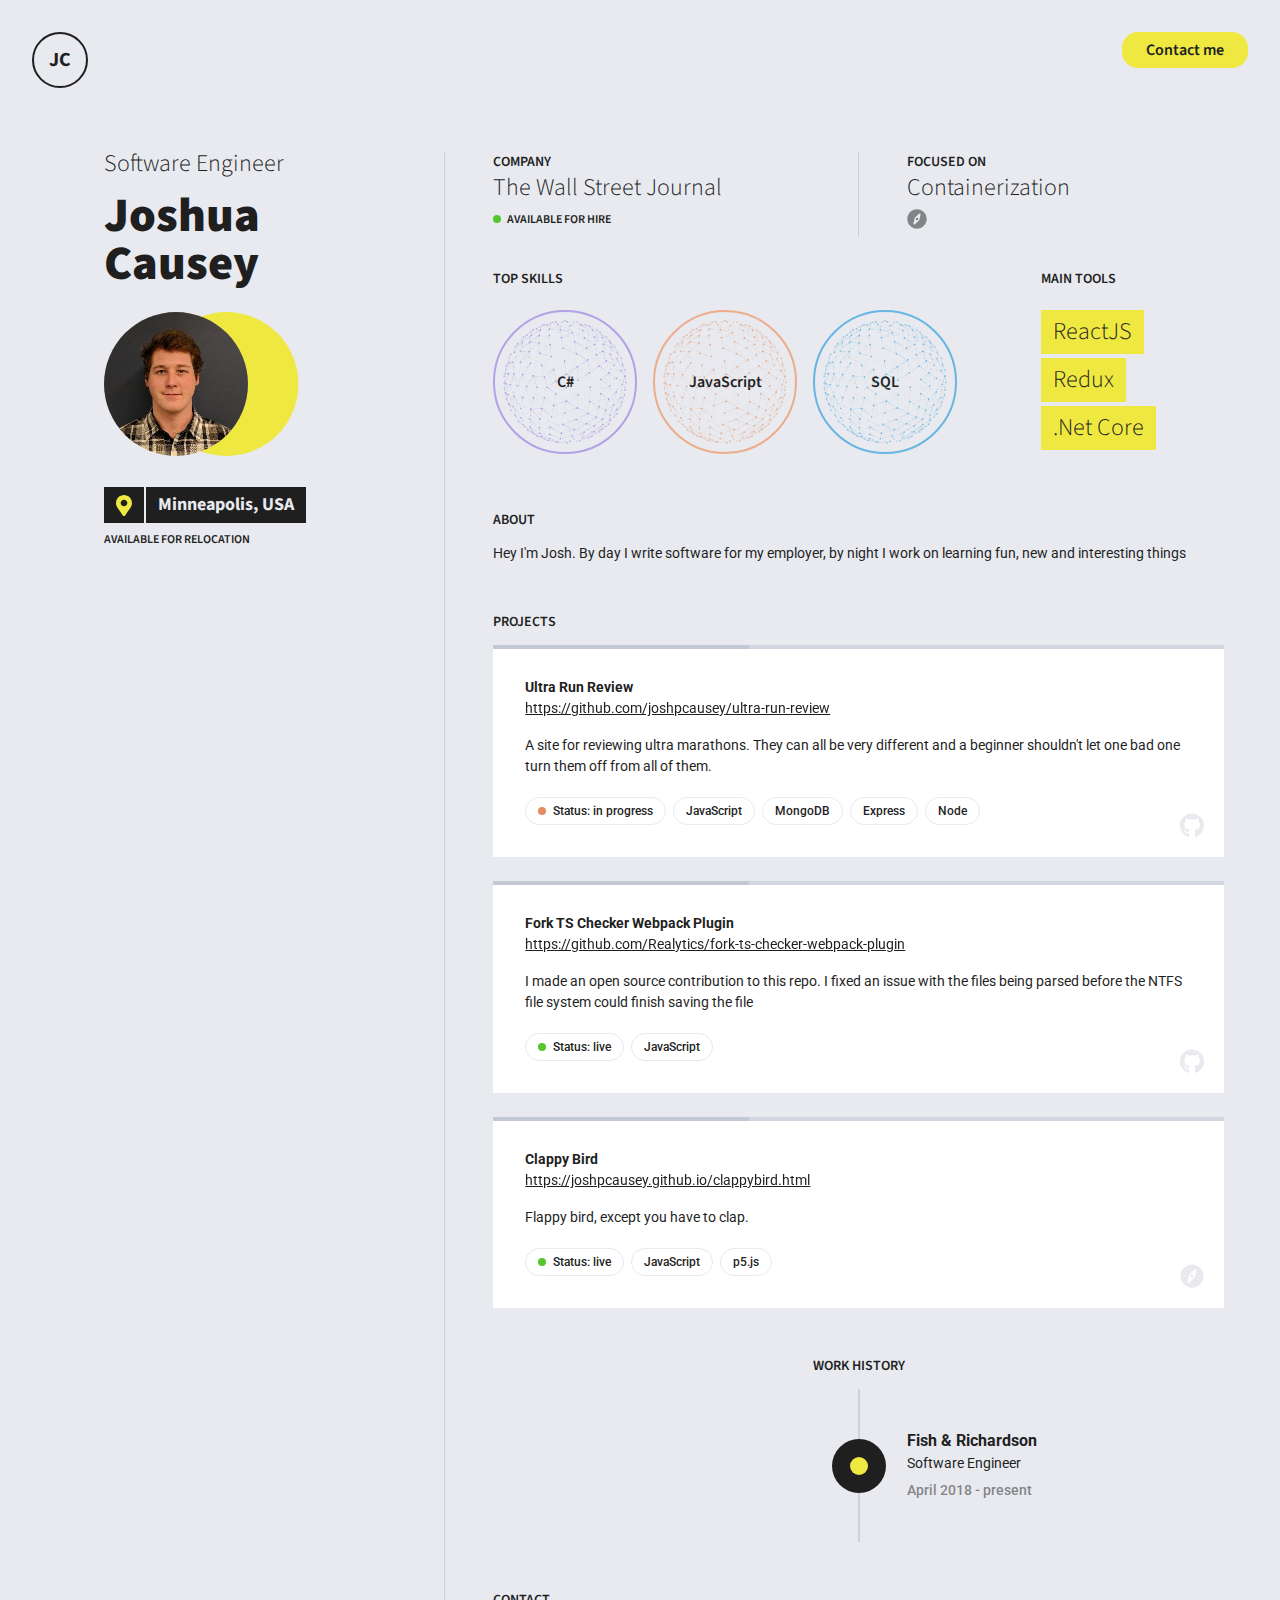
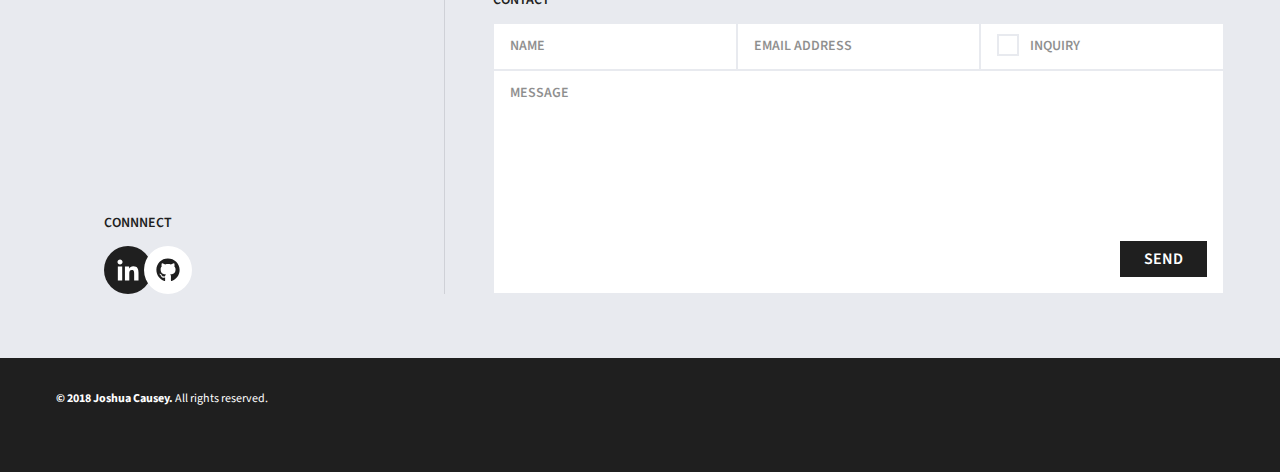
<file: index.html>
<!doctype html>
<html lang="en">
  <head>
    <title>Joshua Causey - Software Engineer</title>
    <meta charset="utf-8">
    <meta http-equiv="X-UA-Compatible" content="IE=edge">
    <meta name="viewport" content="width=device-width, initial-scale=1, shrink-to-fit=no">
    <link href="https://fonts.googleapis.com/css?family=Roboto:400,500|Source+Sans+Pro:300,400,600,700,900" rel="stylesheet">
    <link rel="stylesheet" href="./assets/styles.css">
    <script src="./assets/scripts.js"></script>
    <link rel="icon" type="image/png" href="./images/icon.png">
    <meta name="theme-color" content="#eee841">
    <link rel="dns-prefetch" href="//fonts.googleapis.com/">
    <meta name="description" content="Joshua Causey - Software Engineer">
    <script type="application/ld+json">
      {
        "@context": "http://schema.org/",
        "@type": "Person",
        "name": "Joshua Causey",
        "image": "profile.png",
        "sameAs": ["https://www.linkedin.com/in/joshpcausey/","https://github.com/joshpcausey"],
        "jobTitle": "Software Engineer",
        "worksFor": {
          "@type": "Organization",
          "name": "The Wall Street Journal"
        }  
      }
    </script>
  </head>
  <body class="antialiased bg-back leading-normal font-text text-front">
    
    <header>
      <div class="flex justify-between p-4 lg:px-8">
        <span class="inline-flex w-14 h-14 lg:mt-4 font-header font-bold text-xl justify-center items-center text-center text-front border-2 border-solid border-front rounded-full">JC</span>
        <a href="#contact" class="contact">
            <span class="inline-block h-6 w-6 lg:hidden"><svg xmlns="http://www.w3.org/2000/svg" viewBox="0 0 512 512"><path d="M502.3 190.8c3.9-3.1 9.7-.2 9.7 4.7V400c0 26.5-21.5 48-48 48H48c-26.5 0-48-21.5-48-48V195.6c0-5 5.7-7.8 9.7-4.7 22.4 17.4 52.1 39.5 154.1 113.6 21.1 15.4 56.7 47.8 92.2 47.6 35.7.3 72-32.8 92.3-47.6 102-74.1 131.6-96.3 154-113.7zM256 320c23.2.4 56.6-29.2 73.4-41.4 132.7-96.3 142.8-104.7 173.4-128.7 5.8-4.5 9.2-11.5 9.2-18.9v-19c0-26.5-21.5-48-48-48H48C21.5 64 0 85.5 0 112v19c0 7.4 3.4 14.3 9.2 18.9 30.6 23.9 40.7 32.4 173.4 128.7 16.8 12.2 50.2 41.8 73.4 41.4z"/></svg></span>
            <span class="hidden lg:block">Contact me</span>
        </a>
      </div>
    </header>

    <section class="container flex flex-wrap pt-4 my-8">
      <div class="w-full lg:w-1/3 lg:border-r border-line lg:px-8 xl:px-12">
        
        <div class="flex flex-col h-full justify-between">

        <div>
          <h2 class="font-header font-light text-front text-2xl leading-none mb-4">Software Engineer</h2>
          <h1 class="font-header font-black text-front text-5xl leading-none break-words mb-6">Joshua Causey</h1>
          <div class="relative inline-block">
            <img src="images/profile.png" alt="Joshua Causey" class="block rounded-full relative z-10 w-56 h-56 lg:w-36 lg:h-36">
            <div class="avatar-bg bg-lead"></div>
          </div>
          <br>
          <div class="inline-flex bg-front mt-6 w-auto">
            <span class="text-lead border-r-2 border-back pt-2 px-3">
              <span class="inline-block h-4 w-4">
                <svg xmlns="http://www.w3.org/2000/svg" viewBox="0 0 384 512"><path d="M172.268 501.67C26.97 291.031 0 269.413 0 192 0 85.961 85.961 0 192 0s192 85.961 192 192c0 77.413-26.97 99.031-172.268 309.67-9.535 13.774-29.93 13.773-39.464 0zM192 272c44.183 0 80-35.817 80-80s-35.817-80-80-80-80 35.817-80 80 35.817 80 80 80z"/></svg>
              </span>
            </span>
            <span class="text-back font-header font-bold py-1 px-3 text-lg">Minneapolis, USA</span>
          </div>
          
          <div class="text-xs uppercase pt-2 font-semibold text-front font-header">
            Available for relocation
          </div>
          
        </div>

        <footer class="pt-8 pb-12 lg:py-0">
          <h5 class="section-header pb-3">Connnect</h5>

          <div class="connect-icons">
              
                <a href="https://www.linkedin.com/in/joshpcausey/" class="connect-icon" target="_blank"><svg xmlns="http://www.w3.org/2000/svg" viewBox="0 0 448 512"><path d="M100.3 480H7.4V180.9h92.9V480zM53.8 140.1C24.1 140.1 0 115.5 0 85.8 0 56.1 24.1 32 53.8 32c29.7 0 53.8 24.1 53.8 53.8 0 29.7-24.1 54.3-53.8 54.3zM448 480h-92.7V334.4c0-34.7-.7-79.2-48.3-79.2-48.3 0-55.7 37.7-55.7 76.7V480h-92.8V180.9h89.1v40.8h1.3c12.4-23.5 42.7-48.3 87.9-48.3 94 0 111.3 61.9 111.3 142.3V480z"/></svg></a>
              
                <a href="https://github.com/joshpcausey" class="connect-icon" target="_blank"><svg xmlns="http://www.w3.org/2000/svg" viewBox="0 0 496 512"><path d="M165.9 397.4c0 2-2.3 3.6-5.2 3.6-3.3.3-5.6-1.3-5.6-3.6 0-2 2.3-3.6 5.2-3.6 3-.3 5.6 1.3 5.6 3.6zm-31.1-4.5c-.7 2 1.3 4.3 4.3 4.9 2.6 1 5.6 0 6.2-2s-1.3-4.3-4.3-5.2c-2.6-.7-5.5.3-6.2 2.3zm44.2-1.7c-2.9.7-4.9 2.6-4.6 4.9.3 2 2.9 3.3 5.9 2.6 2.9-.7 4.9-2.6 4.6-4.6-.3-1.9-3-3.2-5.9-2.9zM244.8 8C106.1 8 0 113.3 0 252c0 110.9 69.8 205.8 169.5 239.2 12.8 2.3 17.3-5.6 17.3-12.1 0-6.2-.3-40.4-.3-61.4 0 0-70 15-84.7-29.8 0 0-11.4-29.1-27.8-36.6 0 0-22.9-15.7 1.6-15.4 0 0 24.9 2 38.6 25.8 21.9 38.6 58.6 27.5 72.9 20.9 2.3-16 8.8-27.1 16-33.7-55.9-6.2-112.3-14.3-112.3-110.5 0-27.5 7.6-41.3 23.6-58.9-2.6-6.5-11.1-33.3 2.6-67.9 20.9-6.5 69 27 69 27 20-5.6 41.5-8.5 62.8-8.5s42.8 2.9 62.8 8.5c0 0 48.1-33.6 69-27 13.7 34.7 5.2 61.4 2.6 67.9 16 17.7 25.8 31.5 25.8 58.9 0 96.5-58.9 104.2-114.8 110.5 9.2 7.9 17 22.9 17 46.4 0 33.7-.3 75.4-.3 83.6 0 6.5 4.6 14.4 17.3 12.1C428.2 457.8 496 362.9 496 252 496 113.3 383.5 8 244.8 8zM97.2 352.9c-1.3 1-1 3.3.7 5.2 1.6 1.6 3.9 2.3 5.2 1 1.3-1 1-3.3-.7-5.2-1.6-1.6-3.9-2.3-5.2-1zm-10.8-8.1c-.7 1.3.3 2.9 2.3 3.9 1.6 1 3.6.7 4.3-.7.7-1.3-.3-2.9-2.3-3.9-2-.6-3.6-.3-4.3.7zm32.4 35.6c-1.6 1.3-1 4.3 1.3 6.2 2.3 2.3 5.2 2.6 6.5 1 1.3-1.3.7-4.3-1.3-6.2-2.2-2.3-5.2-2.6-6.5-1zm-11.4-14.7c-1.6 1-1.6 3.6 0 5.9 1.6 2.3 4.3 3.3 5.6 2.3 1.6-1.3 1.6-3.9 0-6.2-1.4-2.3-4-3.3-5.6-2z"/></svg></a>
              
          </div>
          
        </footer>
        </div>

      </div>

      <div class="w-full lg:w-2/3 lg:pl-8 xl:pl-12">
        
        <div class="flex pb-8">
          <div class="w-1/2 pr-4 lg:pr-12 border-r border-line">
            <h5 class="section-header pb-0">Company</h5>
            <h3 class="font-header font-light text-2xl text-front leading-tight">The Wall Street Journal</h3>
            
            <div class="font-header font-semibold text-xs uppercase pt-2">
                <span class="dot status-green"></span> Available for hire
            </div>
            
          </div>
          <div class="w-1/2 pl-4 lg:pl-12">
            <h5 class="section-header pb-0">Focused on</h5>
            <div class="font-header font-light text-2xl text-front leading-tight">
              Containerization
              <div class="pt-1">
                <a href="https://kubernetes.io/" class="inline-block text-front opacity-50 hover:opacity-75 h-5 w-5" target="_blank">
                    <svg xmlns="http://www.w3.org/2000/svg" viewBox="0 0 512 512"><path d="M504 256c0 136.967-111.033 248-248 248S8 392.967 8 256 119.033 8 256 8s248 111.033 248 248zM307.446 120.844l-102.642 97.779a23.997 23.997 0 0 0-6.772 11.729l-33.359 137.779c-5.68 23.459 22.777 39.318 39.88 23.024l102.64-97.779a23.99 23.99 0 0 0 6.772-11.729l33.359-137.779c5.618-23.198-22.591-39.493-39.878-23.024zM256 224c-17.673 0-32 14.327-32 32s14.327 32 32 32 32-14.327 32-32-14.327-32-32-32z"/></svg>
                </a>
              </div>
            </div>

          </div>
        </div>

        <div class="flex flex-wrap">
          <div class="w-full lg:w-3/4 pb-12">
            <h5 class="section-header pb-3">Top skills</h5>
            <ul class="skills">
              
                <li class="skill">C#
                  <svg xmlns="http://www.w3.org/2000/svg" viewBox="460.5 460.5 79 79"><g><path opacity=".106" d="M504.7 500.2l-5.5-3.4v-.1h.1l5.4 3.5zM499.3 504c-.1 0-.1 0 0 0-.1 0-.1-.1 0 0l5.4-3.8h.1v.1l-5.5 3.7z"/><path opacity=".106" d="M493.1 500.7s0-.1 0 0l6.1-3.9h.1v.1l-6.2 3.8z"/><path opacity=".106" d="M499.3 504c-.1 0-.1 0 0 0l-6.2-3.3v-.1h.1l6.1 3.4c0-.1 0 0 0 0zM499.2 496.9c0-.1 0-.1 0 0l5.4-3.4h.1v.1l-5.5 3.3c.1 0 0 0 0 0z"/><path opacity=".106" d="M505.9 506.5l-6.7-2.5v-.1h.1l6.6 2.6c0-.1.1-.1 0 0z"/><path opacity=".106" d="M505.9 506.5l-1.3-6.3v-.1h.1l1.2 6.4c.1 0 0 0 0 0zM499.2 496.9s0-.1 0 0v-7.1 7.1c.1-.1.1 0 0 0z"/><path opacity=".106" d="M504.7 500.2s-.1 0 0 0c-.1 0-.1 0 0 0l4.6-3.4h.1v.1l-4.7 3.3zM493.4 507.9c-.1 0-.1 0 0 0l5.8-4h.1v.1l-5.9 3.9z"/><path opacity=".106" d="M500.1 510.8s-.1 0 0 0l-.9-6.8v-.1h.1l.8 6.9zM504.7 493.6l-5.5-3.7v-.1h.1l5.4 3.8c0-.1 0-.1 0 0z"/><path opacity=".106" d="M493.1 493.1c-.1 0 0 0 0 0l6.1-3.4h.1v.1l-6.2 3.3zM500.1 510.8s-.1 0 0 0c-.1 0-.1-.1 0 0l5.8-4.4h.1v.1l-5.9 4.3z"/><path opacity=".106" d="M505.9 506.5s0-.1 0 0l4.9-4.1h.1v.1l-5 4z"/><path opacity=".106" d="M510.9 502.5c-.1 0-.1 0 0 0l-1.6-5.5v-.1h.1l1.5 5.6c0-.1 0 0 0 0zM487 504.7c-.1 0-.1 0 0 0-.1 0-.1 0 0 0l6.1-4.1h.1v.1l-6.2 4zM504.7 493.6c-.1 0-.1-.1 0 0l1.2-6.1h.1v.1l-1.3 6c0-.1 0 0 0 0z"/><path opacity=".106" d="M509.3 497c-.1 0-.1-.1 0 0l1.6-5.4h.1v.1l-1.7 5.3zM493.4 507.9l-6.5-3.2v-.1h.1l6.4 3.3s.1 0 0 0zM507.1 513.4s-.1 0 0 0l-1.2-6.9v-.1h.1l1.1 7z"/><path opacity=".106" d="M512.4 508.8l-6.5-2.3v-.1h.1l6.4 2.4c0-.1 0-.1 0 0zM514.7 497.1l-5.5-.2 5.5.2c.1-.1.1 0 0 0 .1 0 .1 0 0 0zM499.3 489.8c-.1 0-.1 0 0 0l-5.9-3.7v-.1h.1l5.8 3.8c0-.1 0 0 0 0zM507.1 513.4l-7-2.6v-.1h.1l6.9 2.7c0-.1 0-.1 0 0z"/><path opacity=".106" d="M512.4 508.8s-.1-.1 0 0l-1.6-6.3v-.1h.1l1.5 6.4c0-.1 0 0 0 0z"/><path opacity=".11" d="M493.9 514.9l-.6-7v-.1h.1l.5 7.1c.1 0 .1 0 0 0zM493.1 493.1l-6.2-3.7v-.1h.1l6.1 3.8s.1 0 0 0z"/><path opacity=".106" d="M510.9 491.6l-5-4.1v-.1h.1l4.9 4.2c0-.1.1 0 0 0z"/><path opacity=".11" d="M493.9 514.9s0-.1 0 0l6.1-4.2h.1v.1l-6.2 4.1c.1 0 0 0 0 0zM499.3 489.8c-.1 0-.1 0 0 0-.1 0-.1 0 0 0l.8-6.6h.1v.1l-.9 6.5zM516.8 503.2l-6-.7v-.1h.1l5.9.8c.1-.1.1-.1 0 0 .1-.1.1 0 0 0zM507.1 513.4c-.1-.1-.1-.1 0 0l5.3-4.7h.1v.1l-5.4 4.6zM486.6 497.1l.2-7.6-.2 7.6c.1 0 .1 0 0 0z"/><path opacity=".11" d="M505.9 487.5l-5.9-4.2v-.1h.1l5.8 4.3c.1-.1.1-.1 0 0 .1 0 0 0 0 0zM487.7 511.6l-.8-6.9v-.1h.1l.7 7c.1 0 .1 0 0 0z"/><path opacity=".111" d="M486.9 489.5s0-.1 0 0l6.4-3.5h.1v.1l-6.5 3.4z"/><path opacity=".117" d="M493.9 514.9l-6.2-3.3v-.1h.1l6.1 3.4c.1-.1.1 0 0 0 .1 0 .1 0 0 0z"/><path opacity=".114" d="M510.9 491.6s-.1 0 0 0c-.1-.1 0-.1 0 0l6-.4h.1v.1l-6.1.3z"/><path opacity=".118" d="M510.9 491.6s-.1 0 0 0l1.5-6.1h.1v.1l-1.6 6z"/><path opacity=".114" d="M501 517.9c-.1 0-.1-.1 0 0l6.1-4.6h.1v.1l-6.2 4.5z"/><path opacity=".118" d="M514.7 497.1l2.1-5.9h.1v.1l-2.2 5.8c.1 0 .1 0 0 0z"/><path opacity=".122" d="M486.6 497.1l-6-3.6v-.1h.1l5.9 3.7c.1-.1.1-.1 0 0 .1 0 .1 0 0 0z"/><path opacity=".123" d="M520.7 497.4l-5.9-.3v-.1l5.9.4c0-.1 0-.1 0 0z"/><path opacity=".126" d="M518.6 509.9l-6.2-1.2v-.1h.1l6.1 1.3c0-.1.1 0 0 0zM500.1 483.3s-.1 0 0 0c-.1-.1-.1-.1 0 0l7.1-2.4h.1v.1l-7.2 2.3zM493.4 486.1c-.1 0-.1 0 0 0l.5-6.6h.1v.1l-.6 6.5zM487.7 511.6l-6.3-3.2v-.1h.1l6.2 3.3c.1-.1.1 0 0 0 .1 0 0 0 0 0zM516.9 491.3l-4.5-5.7v-.1h.1l4.4 5.8z"/><path opacity=".127" d="M486.9 489.5l.7-6.7h.1v.1l-.8 6.6c.1 0 0 0 0 0zM516.8 503.2c0-.1 0-.1 0 0l3.8-5.8h.1v.1l-3.9 5.7c.1 0 .1 0 0 0z"/><path opacity=".129" d="M500.1 483.3l-6.2-3.8v-.1h.1l6.1 3.9c0-.1 0-.1 0 0z"/><path opacity=".133" d="M494.8 521.7c-.1 0-.1 0 0 0l-.9-6.8v-.1h.1l.8 6.9c0-.1 0 0 0 0zM512.5 485.6c-.1 0-.1 0 0 0l-5.3-4.6v-.1h.1l5.2 4.7c0-.1 0 0 0 0zM480.7 501.2s-.1-.1 0 0l-.1-7.7.1 7.7c0-.1 0 0 0 0zM508 520.1l-7.1-2.2v-.1h.1l7 2.3c.1-.1.1 0 0 0 .1 0 .1 0 0 0zM482.8 514.7c0-.1 0-.1 0 0l4.9-3.1h.1v.1l-5 3z"/><path opacity=".135" d="M486.9 489.5l-5.5-3.1v-.1h.1l5.4 3.2c.1-.1.1 0 0 0z"/><path opacity=".137" d="M513.6 515.3c-.1 0-.1 0 0 0l5-5.5h.1v.1l-5.1 5.4z"/><path opacity=".141" d="M487.6 482.9c0-.1 0-.1 0 0l6.2-3.5h.1v.1l-6.3 3.4c.1 0 .1 0 0 0zM508 520.1l5.5-4.9h.1v.1l-5.6 4.8c.1 0 .1 0 0 0z"/><path opacity=".145" d="M482.8 514.7s0-.1 0 0l-1.4-6.2v-.1h.1l1.3 6.3c.1-.1 0 0 0 0zM512.5 485.6c-.1 0-.1 0 0 0-.1-.1-.1-.1 0 0l6.2-.7h.1v.1l-6.3.6zM480.7 493.5c-.1 0-.1 0 0 0l.7-7.2h.1v.1l-.8 7.1zM507.1 481l-6.2-4.3v-.1h.1l6.1 4.4c.1-.1.1-.1 0 0 .1 0 .1 0 0 0z"/><path opacity=".149" d="M475.9 504.9s-.1 0 0 0c-.1 0-.1 0 0 0l4.8-3.9h.1v.1l-4.9 3.8zM488.2 518.3l-5.4-3.6v-.1h.1l5.3 3.7c.1-.1.1-.1 0 0 .1 0 0 0 0 0zM523.1 503.8s-.1 0 0 0l-2.4-6.5v-.1h.1l2.3 6.6z"/><path opacity=".15" d="M480.7 501.2l-5.3-3.5v-.1h.1l5.2 3.6c0-.1 0-.1 0 0z"/><path opacity=".153" d="M507.1 481c0-.1 0-.1 0 0l6.6-1.6h.1v.1l-6.7 1.5z"/><path opacity=".154" d="M475.4 497.6s-.1 0 0 0c-.1 0-.1 0 0 0l5.3-4.2h.1v.1l-5.4 4.1zM520.7 497.4c-.1 0-.1 0 0 0l2.4-6.1h.1v.1l-2.5 6z"/><path opacity=".157" d="M501.9 524.3c-.1 0-.1 0 0 0-.1 0-.1 0 0 0l6.2-4.3h.1v.1l-6.3 4.2z"/><path opacity=".158" d="M477.2 511.5s-.1 0 0 0c-.1 0-.1 0 0 0l4.3-3.2h.1v.1l-4.4 3.1z"/><path opacity=".161" d="M514.3 521.4l-.8-6.1v-.1h.1l.7 6.2c.1 0 0 0 0 0zM480.7 493.5c-.1 0-.1 0 0 0l-4.9-3.1v-.1h.1l4.8 3.2c0-.1 0 0 0 0z"/><path opacity=".164" d="M519.7 516.7s-.1 0 0 0l-1.1-6.8v-.1h.1l1 6.9z"/><path opacity=".165" d="M487.6 482.9l-5-2.5v-.1h.1l4.9 2.6c.1-.1.1-.1 0 0 .1 0 .1 0 0 0z"/><path opacity=".165" d="M487.6 482.9l.4-6.2h.1v.1l-.5 6.1c.1 0 .1 0 0 0z"/><path opacity=".166" d="M514.3 521.4l-6.3-1.3v-.1h.1l6.2 1.4c0-.1.1 0 0 0z"/><path opacity=".169" d="M518.7 485l-5-5.5v-.1c0-.1 0 0 .1 0l4.9 5.6c.1-.1.1 0 0 0zM483.5 520.7c-.1 0-.1 0 0 0-.1 0-.1-.1 0 0l4.7-2.5h.1v.1l-4.8 2.4z"/><path opacity=".172" d="M481.4 486.4s-.1-.1 0 0l1.2-6h.1v.1l-1.3 5.9z"/><path opacity=".169" d="M489.2 524.4s-.1-.1 0 0c-.1-.1-.1-.1 0 0l5.6-2.8h.1v.1l-5.7 2.7z"/><path opacity=".172" d="M501 476.7c-.1-.1 0-.1 0 0l7.1-1.9h.1v.1l-7.2 1.8z"/><path opacity=".176" d="M478.9 517c0-.1 0-.1 0 0l3.9-2.4h.1v.1l-4 2.3zM523.1 503.8c-.1 0-.1 0 0 0l3.4-6.1h.1v.1l-3.5 6zM477.2 511.5s-.1 0 0 0l-1.3-6.6v-.1h.1l1.2 6.7z"/><path opacity=".18" d="M475.4 497.6c-.1 0-.1 0 0 0l.4-7.3h.1v.1l-.5 7.2z"/><path opacity=".184" d="M481.4 486.4L477 484v-.1h.1l4.3 2.5c0-.1.1-.1 0 0z"/><path opacity=".185" d="M514.3 521.4l5.4-4.8h.1v.1l-5.5 4.7z"/><path opacity=".184" d="M508.7 525.9l-6.8-1.6v-.1c0-.1 0 0 .1 0l6.7 1.7c0-.1 0-.1 0 0z"/><path opacity=".188" d="M482.7 480.4s-.1 0 0 0c-.1 0-.1 0 0 0l5.4-3.8h.1v.1l-5.5 3.7z"/><path opacity=".189" d="M478.9 517l-1.8-5.5v-.1h.1l1.7 5.6c.1-.1.1 0 0 0z"/><path opacity=".196" d="M528.8 504.4l-5.7-.6v-.1h.1l5.6.7c0-.1 0-.1 0 0z"/><path opacity=".193" d="M489.2 524.4l-5.7-3.7v-.1h.1l5.6 3.8c0-.1 0-.1 0 0 0-.1 0 0 0 0zM508.7 525.9c-.1 0-.1 0 0 0-.1 0-.1-.1 0 0l5.6-4.6h.1v.1l-5.7 4.5z"/><path opacity=".196" d="M518.7 485l1.1-6.2h.1v.1l-1.2 6.1c.1 0 0 0 0 0z"/><path opacity=".2" d="M475.8 490.4s-.1 0 0 0l1.2-6.5h.1v.1l-1.3 6.4zM475.9 504.9l-5-3v-.1h.1l4.9 3.1z"/><path opacity=".204" d="M472.2 509.4c-.1-.1-.1-.1 0 0l3.7-4.5h.1v.1l-3.8 4.4z"/><path opacity=".2" d="M495.8 527.4l-6.6-3.1v-.1h.1l6.5 3.2c0-.1 0 0 0 0z"/><path opacity=".204" d="M502.6 529.4l-.8-5.1v-.1h.1l.7 5.2c.1 0 .1 0 0 0zM513.7 479.5l.7-5.5h.1v.1l-.8 5.4c.1 0 0 0 0 0z"/><path opacity=".208" d="M477.2 511.5l-5-2.2v-.1h.1l4.9 2.3c0-.1 0 0 0 0zM528.9 491.7l-5.7-.4v-.1h.1l5.6.5c0-.1 0-.1 0 0z"/><path opacity=".211" d="M508.1 474.8l-6.3-3.9v-.1h.1l6.2 4c.1 0 .1 0 0 0 .1 0 0 0 0 0z"/><path opacity=".212" d="M470.9 494.1c-.1 0-.1-.1 0 0l4.9-3.8h.1v.1l-5 3.7zM528.8 504.4s-.1 0 0 0l-2.4-6.6v-.1h.1l2.3 6.7z"/><path opacity=".216" d="M494.7 473.4s0-.1 0 0c0-.1 0-.1 0 0l7.2-2.5h.1v.1l-7.3 2.4z"/><path opacity=".215" d="M508.1 474.8l6.3-.8h.1v.1l-6.4.7z"/><path opacity=".216" d="M482.7 480.4l-4-1.7v-.1h.1l3.9 1.8zM524.8 510.8s-.1 0 0 0c-.1 0-.1 0 0 0l4-6.5h.1v.1l-4.1 6.4z"/><path opacity=".22" d="M488.1 476.7l-4.8-1.8v-.1h.1l4.7 1.9c0-.1.1 0 0 0z"/><path opacity=".217" d="M514.5 526.5s-.1-.1 0 0l-.2-5.1.2 5.1c0-.1 0 0 0 0z"/><path opacity=".219" d="M519.9 522.6l-.3-6 .3 6c.1 0 .1 0 0 0z"/><path opacity=".224" d="M525.4 517.5l-5.7-.8v-.1h.1l5.6.9c0-.1 0-.1 0 0 0-.1 0 0 0 0zM478.9 517l-4.7-1.4v-.1h.1l4.6 1.5c.1-.1.1-.1 0 0 .1 0 0 0 0 0zM483.3 525.6s-.1 0 0 0l.1-5-.1 5zM502.6 529.4l-6.8-2v-.1h.1l6.7 2.1c.1-.1.1 0 0 0 .1 0 0 0 0 0z"/><path opacity=".227" d="M514.5 526.5l-5.8-.6v-.1h.1l5.7.7c0-.1 0-.1 0 0 0-.1 0 0 0 0zM478.1 521.4s0-.1 0 0l.7-4.5h.1v.1l-.8 4.4c.1 0 .1 0 0 0zM494.7 473.4l-5.7-2.1v-.1h.1l5.6 2.2c0-.1.1-.1 0 0 0-.1 0 0 0 0zM477 484s0-.1 0 0l1.7-5.3h.1v.1L477 484c.1 0 .1 0 0 0zM524.9 484.9l-5.1-6.1v-.1h.1l5 6.2c.1 0 .1 0 0 0z"/><path opacity=".231" d="M508.1 474.8l.6-5.1h.1v.1l-.7 5c.1 0 .1 0 0 0zM525.4 517.5s-.1-.1 0 0l-.7-6.7v-.1h.1l.6 6.8c0-.1 0 0 0 0z"/><path opacity=".232" d="M489.8 529.5c-.1 0-.1-.1 0 0l-.6-5.1v-.1h.1l.5 5.2c0-.1 0-.1 0 0z"/><path opacity=".231" d="M531.4 498.3l-4.9-.5v-.1h.1l4.8.6c0-.1 0-.1 0 0 0-.1 0 0 0 0zM519.9 478.9c-.1 0-.1-.1 0 0l-5.4-4.8v-.1h.1l5.3 4.9c0-.1 0-.1 0 0 0-.1 0 0 0 0z"/><path opacity=".235" d="M472 486.8s0-.1 0 0l5-2.9h.1v.1l-5.1 2.8c.1 0 .1 0 0 0z"/><path opacity=".239" d="M489.8 529.5c-.1 0-.1-.1 0 0-.1-.1-.1-.1 0 0l6-2.1h.1v.1l-6.1 2zM508.9 530.3l-.3-4.4v-.1h.1l.2 4.5c.1 0 .1 0 0 0z"/><path opacity=".243" d="M474.2 515.6l-2.1-6.3v-.1h.1l2 6.4c.1 0 .1 0 0 0zM530 511.2l-5.2-.4v-.1h.1l5.1.5z"/><path opacity=".247" d="M478.7 478.8c0-.1 0-.1 0 0l4.5-3.9h.1v.1l-4.6 3.8c.1 0 0 0 0 0z"/><path opacity=".251" d="M514.5 526.5s-.1 0 0 0c-.1-.1-.1-.1 0 0l5.4-3.9h.1v.1l-5.5 3.8zM501.9 471s-.1-.1 0 0c-.1-.1 0-.1 0 0l6.9-1.2h.1v.1l-7 1.1zM470.9 494.1s-.1 0 0 0l1.1-7.4h.1v.1l-1.2 7.3zM497 532.2l-1.3-4.8v-.1h.1l1.2 4.9c.1 0 0 0 0 0z"/><path opacity=".255" d="M483.3 474.9s-.1 0 0 0c-.1 0-.1 0 0 0l5.7-3.7h.1v.1l-5.8 3.6z"/><path opacity=".251" d="M528.8 504.4c-.1 0-.1 0 0 0l2.6-6.2h.1v.1l-2.7 6.1z"/><path opacity=".259" d="M483.3 525.6l-5.2-4.3v-.1h.1l5.1 4.4zM508.9 530.3l-6.3-.9v-.1h.1l6.2 1c.1-.1.1-.1 0 0 .1 0 0 0 0 0zM531.4 498.3l-2.6-6.6v-.1h.1l2.5 6.7c0-.1 0 0 0 0z"/><path opacity=".267" d="M489.8 529.5c-.1 0-.1 0 0 0l-6.5-3.8v-.1h.1l6.4 3.9c0-.1 0-.1 0 0 0-.1 0 0 0 0zM497 532.2s0-.1 0 0l5.6-2.9h.1v.1l-5.7 2.8z"/><path opacity=".271" d="M474 480.7s0-.1 0 0l4.7-2h.1v.1l-4.8 1.9zM519.9 478.9c-.1-.1-.1-.1 0 0l.3-5.2h.1v.1l-.4 5.1c0-.1 0 0 0 0zM524.9 484.9l.6-5.9h.1v.1l-.7 5.8c.1 0 0 0 0 0z"/><path opacity=".273" d="M467.5 506.5c-.1 0-.1-.1 0 0l3.4-4.6h.1v.1l-3.5 4.5z"/><path opacity=".275" d="M501.9 471s-.1-.1 0 0l.7-4.3h.1v.1l-.8 4.2c0-.1 0 0 0 0z"/><path opacity=".278" d="M530.2 485.6l-5.3-.6v-.1h.1l5.2.7c0-.1 0-.1 0 0 0-.1 0 0 0 0z"/><path opacity=".275" d="M514.5 474.1c-.1 0-.1 0 0 0-.1-.1-.1-.1 0 0l5.7-.5h.1v.1l-5.8.4z"/><path opacity=".278" d="M469.5 513.5c-.1 0-.1 0 0 0l2.7-4.3h.1v.1l-2.8 4.2zM533.2 504.8l-4.4-.4v-.1h.1l4.3.5c.1-.1.1-.1 0 0 .1-.1 0 0 0 0zM472 486.8l1.9-6.1h.1v.1l-2 6c.1 0 .1 0 0 0z"/><path opacity=".282" d="M514.5 474.1c-.1 0-.1 0 0 0l.2-4.3h.1v.1l-.3 4.2z"/><path opacity=".286" d="M497 532.2l-7.3-2.8v-.1h.1l7.2 2.9c.1-.1.1 0 0 0zM528.9 491.7c-.1 0-.1 0 0 0l1.3-6.2h.1v.1l-1.4 6.1zM474.2 515.6l-4.7-2.1v-.1h.1l4.6 2.2c.1-.1.1 0 0 0 .1 0 0 0 0 0zM504.1 533.5l-1.6-4.1v-.1h.1l1.5 4.2c.1 0 .1 0 0 0 .1 0 .1 0 0 0z"/><path opacity=".287" d="M514.2 530.2l.2-3.8h.1v.1l-.3 3.7c.1 0 .1 0 0 0z"/><path opacity=".29" d="M473.2 520.1c-.1 0-.1 0 0 0l1-4.5h.1v.1l-1.1 4.4z"/><path opacity=".286" d="M470.9 494.1l-3.6-3.6v-.1h.1l3.5 3.7c.1-.1.1 0 0 0z"/><path opacity=".29" d="M483.3 474.9s-.1 0 0 0l-.2-4.2v-.1h.1l.1 4.3zM519.5 527.3s-.1-.1 0 0l.4-4.7h.1v.1l-.5 4.6z"/><path opacity=".294" d="M478.1 521.4l-5-1.3v-.1h.1l4.9 1.4c.1-.1.1-.1 0 0 .1 0 .1 0 0 0zM489 471.3l-6-.5v-.1h.1l5.9.6c.1-.1.1-.1 0 0 .1 0 .1 0 0 0z"/><path opacity=".295" d="M533.3 492.4l-4.5-.7v-.1h.1l4.4.8c0-.1.1-.1 0 0 .1 0 0 0 0 0z"/><path opacity=".298" d="M508.8 469.8l-6.1-3.1v-.1h.1l6 3.2z"/><path opacity=".302" d="M477.9 525.9l.2-4.6h.1v.1l-.3 4.5c.1 0 0 0 0 0z"/><path opacity=".298" d="M514.7 469.8h-5.9 5.9c0-.1 0 0 0 0z"/><path opacity=".302" d="M525 523c-.1 0-.1 0 0 0-.1 0-.1 0 0 0l.4-5.6h.1v.1l-.5 5.5zM508.9 530.3c0-.1 0-.1 0 0l5.3-.2-5.3.2zM495.7 468.4c0-.1 0-.1 0 0l6.9-1.8h.1v.1l-7 1.7z"/><path opacity=".306" d="M483.7 530.3l-.5-4.8v-.1h.1l.4 4.9c.1 0 .1 0 0 0zM489 471.3l.5-4.3h.1v.1l-.6 4.2c.1 0 .1 0 0 0zM504.1 533.5l4.8-3.3h.1v.1l-4.9 3.2c.1 0 .1 0 0 0z"/><path opacity=".31" d="M530 511.2s-.1 0 0 0l3.2-6.6h.1v.1l-3.3 6.5z"/><path opacity=".314" d="M483.7 530.3l6-1h.1v.1l-6.1.9zM525.6 479l-5.5-5.4v-.1h.1l5.4 5.5c.1 0 .1 0 0 0z"/><path opacity=".319" d="M495.7 468.4l-6.1-1.3v-.1h.1l6 1.4c.1-.1.1-.1 0 0 .1 0 .1 0 0 0z"/><path opacity=".322" d="M508.8 469.8c-.1 0-.1 0 0 0l.2-3.6h.1v.1l-.3 3.5z"/><path opacity=".318" d="M469.5 513.5s-.1 0 0 0l-2.1-7.1v-.1h.1l2 7.2zM520.2 473.7s-.1 0 0 0l-5.5-3.9v-.1h.1l5.4 4c0-.1 0-.1 0 0z"/><path opacity=".326" d="M490.9 533.9c-.1 0-.1 0 0 0l-1.1-4.5v-.1h.1l1 4.6z"/><path opacity=".324" d="M535 498.8l-3.6-.5v-.1h.1l3.5.6c0-.1 0-.1 0 0z"/><path opacity=".326" d="M477.9 475l5.1-4.4h.1v.1l-5.2 4.3zM514.2 530.2s0-.1 0 0l5.2-3h.1v.1l-5.3 2.9c.1 0 0 0 0 0z"/><path opacity=".329" d="M469.3 483.6s-.1 0 0 0c-.1 0-.1-.1 0 0l4.7-3h.1v.1l-4.8 2.9zM466.7 498.5c-.1 0-.1 0 0 0l.6-8h.1v.1l-.7 7.9z"/><path opacity=".333" d="M519.5 527.3c-.1-.1-.1-.1 0 0l5.4-4.4h.1v.1l-5.5 4.3z"/><path opacity=".337" d="M477.9 525.9l-4.8-5.8v-.1h.1l4.7 5.9c.1-.1.1 0 0 0zM495.7 468.4s0-.1 0 0l1.2-3.9h.1v.1l-1.3 3.8c.1 0 .1 0 0 0z"/><path opacity=".338" d="M490.9 533.9c-.1 0-.1 0 0 0-.1 0-.1-.1 0 0l6.1-1.8h.1v.1l-6.2 1.7z"/><path opacity=".342" d="M474 480.7l-1.2-3.7v-.1h.1l1.1 3.8c.1 0 0 0 0 0z"/><path opacity=".341" d="M530 511.2l3.8-.1-3.8.1z"/><path opacity=".345" d="M502.7 466.7c-.1 0-.1 0 0 0-.1-.1-.1-.1 0 0l6.4-.5h.1v.1l-6.5.4z"/><path opacity=".349" d="M483.7 530.3l-5.9-4.5v-.1h.1l5.8 4.6c.1 0 .1 0 0 0 .1 0 .1 0 0 0z"/><path opacity=".352" d="M533.2 504.8s0-.1 0 0l1.7-6h.1v.1l-1.8 5.9c.1 0 0 0 0 0z"/><path opacity=".349" d="M467.4 490.6c-.1 0-.1 0 0 0-.1 0-.1-.1 0 0l1.9-7h.1v.1l-2 6.9zM525 523c-.1 0-.1 0 0 0-.1 0-.1-.1 0 0l4.9-5.6h.1v.1l-5 5.5z"/><path opacity=".354" d="M472.9 477.1c-.1-.1 0-.1 0 0l5-2.1h.1v.1l-5.1 2z"/><path opacity=".357" d="M498.5 536c-.1 0-.1 0 0 0l-1.5-3.8v-.1h.1l1.4 3.9c0-.1 0 0 0 0zM502.7 466.7s-.1 0 0 0l-5.7-2.2v-.1h.1l5.6 2.3c0-.1 0-.1 0 0zM510.4 533.6h-6.3 6.3c0-.1 0-.1 0 0z"/><path opacity=".36" d="M535 498.8s-.1 0 0 0l-1.7-6.4v-.1h.1l1.6 6.5z"/><path opacity=".361" d="M525.6 479l-.4-4.8v-.1h.1l.3 4.9zM520.2 473.7c-.1 0-.1 0 0 0l-.5-3.9v-.1h.1l.4 4z"/><path opacity=".367" d="M465.4 510.7l2-4.3h.1v.1l-2.1 4.2z"/><path opacity=".369" d="M490.9 533.9s-.1 0 0 0l-7.1-3.6v-.1h.1l7 3.7c0-.1 0 0 0 0zM517 531.7l-2.8-1.5v-.1h.1l2.7 1.6c.1-.1.1 0 0 0 .1 0 0 0 0 0z"/><path opacity=".37" d="M477.9 475l-.3-3.7v-.1h.1l.2 3.8c.1 0 0 0 0 0z"/><path opacity=".373" d="M514.7 469.8c-.1 0-.1 0 0 0l-.3-3v-.1h.1l.2 3.1z"/><path opacity=".369" d="M469.5 513.5l-4.1-2.8v-.1h.1l4 2.9z"/><path opacity=".373" d="M463.8 503.1l2.8-4.7h.1v.1l-2.9 4.6zM468.4 517.9c0-.1 0-.1 0 0l1-4.4h.1v.1l-1.1 4.3c.1-.1 0 0 0 0zM489.6 467s0-.1 0 0l7.3-2.6h.1v.1l-7.4 2.5zM498.5 536c-.1 0-.1 0 0 0-.1-.1-.1-.1 0 0l5.7-2.5h.1v.1l-5.8 2.4z"/><path opacity=".38" d="M533.9 486.7l-3.8-1.2v-.1h.1l3.7 1.3c.1-.1.1 0 0 0 .1 0 .1 0 0 0z"/><path opacity=".377" d="M466.7 498.5c-.1 0-.1 0 0 0l-2.9-3.5v-.1h.1l2.8 3.6z"/><path opacity=".378" d="M522.9 528.2l-3.4-.9v-.1h.1l3.3 1c0-.1 0-.1 0 0z"/><path opacity=".38" d="M473 524.6c-.1 0-.1-.1 0 0l.1-4.5-.1 4.5c0-.1 0 0 0 0zM536.1 504.9l-2.9-.2v-.1h.1l2.8.3c.1-.1.1 0 0 0 .1 0 .1 0 0 0z"/><path opacity=".384" d="M522.9 528.2c-.1 0-.1 0 0 0l2-5.3h.1v.1l-2.1 5.2z"/><path opacity=".388" d="M477.9 525.9l-4.9-1.3v-.1h.1l4.8 1.4c0-.1.1-.1 0 0z"/><path opacity=".392" d="M514.4 466.9l-5.4-.6v-.1h.1l5.3.7c.1-.1.1-.1 0 0 .1-.1.1 0 0 0z"/><path opacity=".396" d="M528.6 523.1l-3.7-.1 3.7.1c0-.1.1 0 0 0 .1 0 0 0 0 0zM467.4 490.6c-.1 0-.1 0 0 0l-2.2-3.1v-.1h.1l2.1 3.2c0-.1 0-.1 0 0z"/><path opacity=".399" d="M536.2 493.3l-2.9-.9v-.1h.1l2.8 1c.1-.1.1 0 0 0 .1 0 .1 0 0 0z"/><path opacity=".404" d="M509.1 466.3c-.1 0-.1 0 0 0l-4.9-2.7v-.1h.1l4.8 2.8c0-.1 0-.1 0 0z"/><path opacity=".408" d="M528.6 523.1l1.3-5.7h.1v.1l-1.4 5.6c.1 0 0 0 0 0zM465.2 487.4l4-3.9h.1v.1l-4.1 3.8zM525.2 474.3l-5.5-4.4v-.1h.1l5.4 4.5c.1 0 .1 0 0 0 .1 0 0 0 0 0z"/><path opacity=".416" d="M519.8 469.9c-.1 0-.1 0 0 0l-5.3-3v-.1h.1l5.2 3.1c0-.1 0-.1 0 0z"/><path opacity=".412" d="M530.2 480.1l-5-5.8v-.1h.1l4.9 5.9z"/><path opacity=".416" d="M497 464.5c-.1 0-.1 0 0 0-.1 0-.1-.1 0 0l7.2-1h.1v.1l-7.3.9zM533.8 511.2s-.1 0 0 0c-.1 0-.1 0 0 0l2.3-6.3h.1v.1l-2.4 6.2z"/><path opacity=".42" d="M505.6 536.4c-.1 0-.1 0 0 0-.1 0-.1 0 0 0l4.8-2.9h.1v.1l-4.9 2.8z"/><path opacity=".421" d="M517 531.7s0-.1 0 0l5.8-3.6h.1v.1l-5.9 3.5z"/><path opacity=".42" d="M469.3 483.6s-.1 0 0 0l-1.2-3.3v-.1h.1l1.1 3.4zM468.4 517.9s0-.1 0 0l-3.1-7.2v-.1h.1l3 7.3c.1-.1.1-.1 0 0zM529.9 517.5c0-.1 0-.1 0 0l3.5-.8h.1v.1l-3.6.7z"/><path opacity=".431" d="M463.8 503.1l-.1-8.1.1 8.1c.1 0 0 0 0 0z"/><path opacity=".435" d="M468.2 480.3c-.1 0-.1 0 0 0-.1 0-.1 0 0 0l4.7-3.3h.1v.1l-4.8 3.2zM512.9 535.2l-2.5-1.6v-.1h.1l2.4 1.7c0-.1.1-.1 0 0 0-.1 0 0 0 0zM477.6 471.4s0-.1 0 0l5.8-4.5h.1v.1l-5.9 4.4zM505.6 536.4l-7.1-.5v-.1h.1l7 .6c0-.1 0 0 0 0z"/><path opacity=".439" d="M533.4 516.8s-.1-.1 0 0l.3-5.6h.1v.1l-.4 5.5c0-.1 0 0 0 0z"/><path opacity=".443" d="M536.2 493.3l-2.3-6.6v-.1h.1l2.2 6.7c.1 0 .1 0 0 0zM463.8 495c-.1 0-.1 0 0 0-.1 0-.1 0 0 0l1.4-7.6h.1v.1l-1.5 7.5z"/><path opacity=".451" d="M514.4 466.9l-3.9-2.8v-.1h.1l3.8 2.9c.1-.1.1-.1 0 0 .1-.1.1 0 0 0zM512.9 535.2s0-.1 0 0c-.1-.1-.1-.1 0 0l4.1-3.5h.1v.1l-4.2 3.4c0-.1 0 0 0 0z"/><path opacity=".454" d="M536.1 504.9l1-5.7h.1v.1l-1.1 5.6c.1 0 .1 0 0 0z"/><path opacity=".455" d="M533.8 511.2c-.1 0-.1 0 0 0-.1-.1-.1-.1 0 0l2.8-1.4h.1v.1l-2.9 1.3z"/><path opacity=".459" d="M497 464.5s-.1 0 0 0c-.1 0-.1 0 0 0l1.4-2.7h.1v.1l-1.5 2.6z"/><path opacity=".463" d="M510.6 464l-6.4-.4v-.1h.1l6.3.5c0-.1 0 0 0 0z"/><path opacity=".462" d="M537.2 499.3l-1-6v-.1h.1l.9 6.1c.1 0 0 0 0 0z"/><path opacity=".459" d="M525.2 474.3l-2.1-4.4v-.1h.1l2 4.5c.1 0 .1 0 0 0z"/><path opacity=".463" d="M523.2 470l-3.4-.1 3.4.1c0-.1 0-.1 0 0 0-.1 0 0 0 0zM485 534.1c-.1 0-.1 0 0 0l-6.5-4.2v-.1h.1l6.4 4.3c0-.1 0 0 0 0z"/><path opacity=".466" d="M472.7 473.7c-.1 0-.1 0 0 0-.1 0-.1 0 0 0l4.9-2.4h.1v.1l-5 2.3z"/><path opacity=".467" d="M528.9 475.3l-3.7-1v-.1h.1l3.6 1.1c.1-.1.1 0 0 0 .1 0 .1 0 0 0z"/><path opacity=".471" d="M530.2 480.1s-.1 0 0 0l-1.3-4.8v-.1h.1l1.2 4.9zM519.8 532.4l-2.8-.7v-.1h.1l2.7.8c0-.1.1 0 0 0z"/><path opacity=".474" d="M465.4 510.7l-2.8-3.4v-.1h.1l2.7 3.5c.1 0 .1 0 0 0zM533.7 482s-.1 0 0 0l-3.5-1.9v-.1h.1l3.4 2zM536.6 509.9s-.1 0 0 0l-.5-5v-.1h.1l.4 5.1c0-.1 0 0 0 0z"/><path opacity=".478" d="M462.6 507.3s-.1 0 0 0l1.2-4.3h.1v.1l-1.3 4.2zM519.8 532.4c-.1 0-.1 0 0 0l3-4.3h.1v.1l-3.1 4.2z"/><path opacity=".482" d="M468.4 517.9l-3.7-3.3v-.1h.1l3.6 3.4c.1-.1.1-.1 0 0zM463.8 503.1l-2.1-3.5v-.1h.1l2 3.6c.1 0 .1 0 0 0z"/><path opacity=".486" d="M477.6 471.4l.5-3h.1v.1l-.6 2.9c.1 0 .1 0 0 0zM533.9 486.7l-.3-4.7v-.1h.1l.2 4.8c.1 0 .1 0 0 0 .1 0 0 0 0 0zM468.6 521.9l-.2-4.1v-.1h.1l.1 4.2c.1 0 0 0 0 0zM461.8 499.6c-.1 0-.1 0 0 0-.1 0-.1 0 0 0l2-4.7h.1v.1l-2.1 4.6z"/><path opacity=".49" d="M536.8 489.3c-.1 0-.1 0 0 0l-2.8-2.6v-.1h.1l2.7 2.7c0-.1 0-.1 0 0z"/><path opacity=".494" d="M492.4 537l-7.5-2.9v-.1h.1l7.4 3c.1-.1.1-.1 0 0 .1 0 0 0 0 0zM463.8 495c-.1 0-.1 0 0 0l-1.3-3.1v-.1h.1l1.2 3.2zM468.2 480.3c-.1 0-.1 0 0 0-.1 0-.1 0 0 0l4.5-6.7h.1v.1l-4.6 6.6z"/><path opacity=".498" d="M478.2 468.5c-.1-.1 0-.1 0 0l5.3-1.5h.1v.1l-5.4 1.4zM500 538.2c-.1 0-.1 0 0 0-.1-.1-.1-.1 0 0l5.6-1.8h.1v.1l-5.7 1.7z"/><path opacity=".501" d="M536.2 493.3l.5-4.1h.1v.1l-.6 4c.1 0 .1 0 0 0z"/><path opacity=".498" d="M533.4 516.8c0-.1-.1-.1 0 0l3.1-7h.1v.1l-3.2 6.9c0-.1 0 0 0 0z"/><path opacity=".502" d="M504.2 463.6s0-.1 0 0l1.4-1.8h.1v.1l-1.5 1.7z"/><path opacity=".506" d="M525.9 528.2s0-.1 0 0l2.7-5.1h.1v.1l-2.8 5zM462.5 491.9s-.1 0 0 0c-.1 0-.1 0 0 0l2.7-4.5h.1v.1l-2.8 4.4zM490.7 463.7c0-.1 0-.1 0 0l7.7-1.8h.1v.1l-7.8 1.7zM478.5 529.9l-4.5-1.7v-.1h.1l4.4 1.8s.1 0 0 0z"/><path opacity=".512" d="M538.2 503.4c-.1 0-.1 0 0 0l-1-4.1v-.1h.1l.9 4.2c0-.1 0 0 0 0z"/><path opacity=".514" d="M523.2 470l-5.9-3.7v-.1h.1l5.8 3.8c0-.1 0-.1 0 0zM480 532.9l-1.5-3v-.1h.1l1.4 3.1c.1 0 0 0 0 0z"/><path opacity=".518" d="M507.6 537.8l-2.1-1.3v-.1h.1l2 1.4c0-.1 0-.1 0 0 0-.1 0 0 0 0z"/><path opacity=".52" d="M537.2 499.3l1-3.3h.1v.1l-1.1 3.2c.1 0 0 0 0 0z"/><path opacity=".518" d="M528.9 475.3l-5.8-5.4v-.1h.1l5.7 5.5c.1 0 .1 0 0 0 .1 0 0 0 0 0z"/><path opacity=".525" d="M510.6 464l-4.9-2.2v-.1h.1l4.8 2.3zM500 538.2l-7.6-1.2v-.1h.1l7.5 1.3c0-.1 0-.1 0 0zM485 534.1c-.1 0-.1 0 0 0l-5-1.2v-.1h.1l4.9 1.3c0-.1 0 0 0 0z"/><path opacity=".533" d="M484.7 464.5c0-.1 0-.1 0 0l6-.9h.1v.1l-6.1.8zM531.5 522.3c0-.1-.1-.1 0 0l1.9-5.6h.1v.1l-2 5.5c0-.1 0 0 0 0z"/><path opacity=".535" d="M464.7 514.6l-2.2-7.3v-.1h.1l2.1 7.4c.1 0 .1 0 0 0z"/><path opacity=".533" d="M536.6 509.9s-.1-.1 0 0l1.5-6.6h.1v.1l-1.6 6.5z"/><path opacity=".541" d="M510.6 464c-.1 0-.1 0 0 0-.1 0-.1-.1 0 0l2.5-.6h.1v.1l-2.6.5zM519.8 532.4c-.1 0-.1-.1 0 0l6.1-4.3h.1v.1l-6.2 4.2z"/><path opacity=".549" d="M498.4 461.9s0-.1 0 0l7.2-.1-7.2.1zM533.4 516.8s0-.1 0 0c-.1-.1 0-.1 0 0l2.2-1.6h.1v.1l-2.3 1.5z"/><path opacity=".553" d="M490.7 463.7c0-.1 0-.1 0 0l1.5-1.9h.1v.1l-1.6 1.8z"/><path opacity=".555" d="M517.3 466.3l-4.2-2.8v-.1h.1l4.1 2.9c0-.1 0-.1 0 0z"/><path opacity=".557" d="M538.2 496.1l-1.5-6.8v-.1h.1l1.4 6.9c.1-.1.1 0 0 0z"/><path opacity=".569" d="M535.7 515.2c-.1 0-.1 0 0 0-.1 0-.1 0 0 0l.9-5.4h.1v.1l-1 5.3zM462.5 491.9c-.1 0-.1 0 0 0l2-7.2h.1v.1l-2.1 7.1zM520.1 466.7l-2.8-.4v-.1h.1l2.7.5c0-.1 0-.1 0 0zM480 532.9l-6-4.7v-.1h.1l5.9 4.8c0-.1 0 0 0 0zM494.2 538.4l-1.8-1.4v-.1h.1l1.7 1.5c.1-.1.1-.1 0 0 .1 0 0 0 0 0z"/><path opacity=".573" d="M498.4 461.9l-6.1-.1 6.1.1c.1-.1.1 0 0 0 .1 0 .1 0 0 0zM515.3 535.6c0-.1 0-.1 0 0l4.5-3.3h.1v.1l-4.6 3.2z"/><path opacity=".577" d="M526.3 471.3c-.1 0-.1 0 0 0l-3.1-1.3v-.1h.1l3 1.4c0-.1 0-.1 0 0zM472.7 473.7c-.1 0-.1 0 0 0l.9-2.5h.1v.1l-1 2.4z"/><path opacity=".58" d="M528.9 475.3l-2.7-4.1v-.1h.1l2.6 4.2c.1 0 .1 0 0 0zM536.6 509.9c-.1-.1-.1-.1 0 0l1.4-1.9h.1v.1l-1.5 1.8z"/><path opacity=".582" d="M462.6 507.3l-1.4-3.5v-.1h.1l1.3 3.6c.1 0 0 0 0 0z"/><path opacity=".588" d="M531.8 477.6l-2.9-2.3v-.1h.1l2.8 2.4c.1-.1.1-.1 0 0zM461.3 503.8s-.1 0 0 0l.4-4.3h.1v.1l-.5 4.2zM486.8 536.4l-6.8-3.5v-.1h.1l6.7 3.6c.1-.1.1-.1 0 0z"/><path opacity=".592" d="M519.8 532.4c-.1 0 0-.1 0 0l2.3-.6h.1v.1l-2.4.5z"/><path opacity=".596" d="M461.8 499.6c-.1 0-.1 0 0 0l-.6-3.2v-.1h.1l.5 3.3zM464.7 514.6l-2.2-3.9v-.1h.1l2.1 4c.1 0 .1 0 0 0zM473.7 471.3c-.1 0-.1 0 0 0-.1-.1-.1-.1 0 0l4.5-2.9h.1v.1l-4.6 2.8z"/><path opacity=".6" d="M535.9 485l-2.3-2.9v-.1h.1l2.2 3c.1-.1 0-.1 0 0zM507.6 537.8s0-.1 0 0c-.1-.1 0-.1 0 0l7.7-2.3h.1v.1l-7.8 2.2zM538 508.1l.1-4.8-.1 4.8c.1 0 0 0 0 0z"/><path opacity=".604" d="M461.2 496.5c0-.1 0-.1 0 0l1.2-4.6h.1v.1l-1.3 4.5c.1-.1 0 0 0 0z"/><path opacity=".6" d="M484.7 464.5c0-.1 0-.1 0 0l7.6-2.7h.1v.1l-7.7 2.6z"/><path opacity=".604" d="M465.6 518.2l-.9-3.6v-.1h.1l.8 3.7z"/><path opacity=".6" d="M531.5 522.3c-.1-.1-.1-.1 0 0l4.1-7.1h.1v.1l-4.2 7c0-.1 0 0 0 0z"/><path opacity=".604" d="M522.1 531.9l3.8-3.8h.1v.1l-3.9 3.7z"/><path opacity=".607" d="M538.2 503.4s-.1 0 0 0c-.1 0-.1-.1 0 0l.7-3.2h.1v.1l-.8 3.1z"/><path opacity=".61" d="M478.2 468.5c-.1-.1-.1-.1 0 0l1.5-1.8h.1v.1l-1.6 1.7z"/><path opacity=".608" d="M501.5 538.8l-1.6-.6v-.1h.1l1.5.7c.1-.1.1 0 0 0 .1 0 .1 0 0 0z"/><path opacity=".611" d="M520.1 466.7l-7-3.2v-.1h.1l6.9 3.3c0-.1.1 0 0 0z"/><path opacity=".616" d="M538.9 500.2s-.1 0 0 0l-.7-4.2v-.1h.1l.6 4.3z"/><path opacity=".62" d="M538.2 496.1s0-.1 0 0l-.1-3.7.1 3.7c.1-.1 0 0 0 0zM474 528.3l-3.7-3.1v-.1h.1l3.6 3.2c0-.1 0-.1 0 0z"/><path opacity=".625" d="M479.7 466.7c-.1 0-.1-.1 0 0l5-2.3h.1v.1l-5.1 2.2z"/><path opacity=".627" d="M505.7 461.9c-.1 0-.1 0 0 0-.1-.1-.1-.1 0 0l2.1-.2-2.1.2z"/><path opacity=".631" d="M468.3 477.5c-.1 0-.1 0 0 0l5.3-6.3h.1v.1l-5.4 6.2zM526.3 471.3c-.1 0-.1 0 0 0l-6.2-4.6v-.1h.1l6.1 4.7c0-.1 0-.1 0 0zM482.2 534.5l-2.2-1.6v-.1h.1l2.1 1.7zM535.7 515.2c-.1 0-.1 0 0 0-.1 0-.1 0 0 0l2.3-7.2h.1v.1l-2.4 7.1z"/><path opacity=".638" d="M492.3 461.9s-.1 0 0 0c-.1-.1 0-.1 0 0l7.7-1h.1v.1l-7.8.9z"/><path opacity=".643" d="M513.1 463.5l-5.4-1.7v-.1h.1l5.3 1.8c.1 0 .1 0 0 0 .1 0 0 0 0 0zM462.6 510.8l-1.4-7v-.1h.1l1.3 7.1c0-.1 0 0 0 0zM531.8 477.6l-5.6-6.3v-.1h.1l5.5 6.4c.1-.1.1 0 0 0z"/><path opacity=".647" d="M484.7 464.5c0-.1 0-.1 0 0l1.9-1.1h.1v.1l-2 1zM486.8 536.4l-4.7-1.9v-.1h.1l4.6 2c0-.1.1-.1 0 0z"/><path opacity=".651" d="M464.5 484.7c-.1 0-.1 0 0 0l.8-2.3h.1v.1l-.9 2.2zM531.5 522.3c-.1-.1-.1-.1 0 0l1.5-2.1h.1v.1l-1.6 2c0-.1 0 0 0 0zM501.5 538.8l-7.3-.4v-.1h.1l7.2.5c.1-.1.1-.1 0 0 .1 0 .1 0 0 0z"/><path opacity=".659" d="M465.6 518.2l-3-7.4v-.1h.1l2.9 7.5c0-.1 0 0 0 0zM473.7 471.3c-.1 0-.1 0 0 0-.1-.1-.1-.1 0 0l6-4.7h.1v.1l-6.1 4.6zM489 537.1l-2.2-.8v-.1h.1l2.1.9z"/><path opacity=".667" d="M538.9 500.2s-.1 0 0 0l-.8-7.9v-.1h.1l.7 8zM461.2 496.5c0-.1 0-.1 0 0l1.1-6.8h.1v.1l-1.2 6.7c.1-.1 0 0 0 0z"/><path opacity=".667" d="M538.1 492.4l-2.3-7.4v-.1h.1l2.2 7.5c.1-.1.1 0 0 0 .1 0 .1 0 0 0zM486.6 463.5s-.1 0 0 0c-.1-.1-.1-.1 0 0l5.7-1.7h.1v.1l-5.8 1.6z"/><path opacity=".671" d="M522.1 531.9l5.9-5.2h.1v.1l-6 5.1z"/><path opacity=".673" d="M520.1 466.7l-4.6-2.3v-.1h.1l4.5 2.4c0-.1.1 0 0 0z"/><path opacity=".674" d="M494.2 538.4l-5.3-1.2v-.1h.1l5.2 1.3c.1-.1.1-.1 0 0 .1 0 0 0 0 0z"/><path opacity=".678" d="M468.3 477.5c-.1 0-.1 0 0 0l1.6-2h.1v.1l-1.7 1.9z"/><path opacity=".682" d="M535.7 515.2c-.1 0-.1 0 0 0-.1 0-.1 0 0 0l.6-2.3h.1v.1l-.7 2.2zM492.3 461.9s-.1 0 0 0c-.1-.1 0-.1 0 0l1.8-.2h.1v.1l-1.9.1z"/><path opacity=".685" d="M522.4 468.5l-2.4-1.8v-.1h.1l2.3 1.9c.1 0 .1 0 0 0 .1 0 0 0 0 0z"/><path opacity=".686" d="M482.2 534.5l-6-3.8v-.1h.1l5.9 3.9c0-.1 0 0 0 0z"/><path opacity=".689" d="M461.2 500.6l-.1-4.2.1 4.2c.1 0 .1 0 0 0z"/><path opacity=".694" d="M536.3 513l1.7-5h.1v.1l-1.8 4.9zM494.2 538.4c0-.1 0-.1 0 0l1.3-.3h.1v.1l-1.4.2z"/><path opacity=".702" d="M462.6 510.8s0-.1 0 0l-.6-4v-.1h.1l.5 4.1c0-.1 0 0 0 0z"/><path opacity=".7" d="M494.1 461.8s0-.1 0 0c0-.1 0-.1 0 0l5.8-.8h.1v.1l-5.9.7z"/><path opacity=".706" d="M528 526.9c0-.1 0-.1 0 0l4.9-6.7h.1v.1l-5 6.6c.1 0 0 0 0 0z"/><path opacity=".702" d="M538 508.1v-3 3c.1 0 0 0 0 0z"/><path opacity=".706" d="M515.6 464.4l-7.9-2.6v-.1h.1l7.8 2.7zM531.8 477.6l-3.5-3.6v-.1h.1l3.4 3.7c.1-.1.1 0 0 0zM473.7 471.3c-.1 0-.1 0 0 0-.1-.1-.1-.1 0 0l2.1-1.3h.1v.1l-2.2 1.2z"/><path opacity=".71" d="M464.2 513.9s-.1 0 0 0l-1.6-3.1v-.1h.1l1.5 3.2c0-.1 0-.1 0 0z"/><path opacity=".714" d="M465.6 518.2l-1.5-4.4v-.1h.1l1.4 4.5c0-.1 0 0 0 0z"/><path opacity=".718" d="M538.9 500.2s-.1 0 0 0l-.8-3.7v-.1h.1l.7 3.8z"/><path opacity=".716" d="M501.5 538.8l-6-.7v-.1c0-.1 0 0 .1 0l5.9.8c.1-.1.1 0 0 0 .1 0 .1 0 0 0z"/><path opacity=".718" d="M536.5 488.5l-.7-3.6v-.1h.1l.6 3.7c.1 0 0 0 0 0zM501.6 461.8l-1.6-.7v-.1h.1l1.5.8c0-.1 0-.1 0 0 0-.1 0 0 0 0z"/><path opacity=".722" d="M538.1 496.6v-4.3 4.3c.1 0 .1 0 0 0zM461.9 494.7s-.1-.1 0 0l.5-5h.1v.1l-.6 4.9zM468 520.9l-2.4-2.7v-.1h.1l2.3 2.8z"/><path opacity=".722" d="M538.1 492.4l-1.7-3.9v-.1h.1l1.6 4c.1-.1.1 0 0 0 .1 0 .1 0 0 0z"/><path opacity=".726" d="M479.7 466.7s-.1 0 0 0c-.1 0 0-.1 0 0l2.2-.5h.1v.1l-2.3.4z"/><path opacity=".729" d="M465.3 482.5s0-.1 0 0l4.6-6.9h.1v.1l-4.7 6.8z"/><path opacity=".733" d="M533 520.3c-.1 0-.1-.1 0 0l3.3-7.3h.1v.1l-3.4 7.2zM473.2 527.1l-2.9-2v-.1h.1l2.8 2.1c0-.1 0 0 0 0z"/><path opacity=".729" d="M523.6 530.1c-.1-.1-.1-.1 0 0l4.4-3.3h.1v.1l-4.5 3.2z"/><path opacity=".733" d="M522.4 468.5l-6.9-4.1v-.1h.1l6.8 4.2c.1 0 .1 0 0 0 .1 0 0 0 0 0z"/><path opacity=".731" d="M509.6 537.5c-.1 0-.1 0 0 0-.1 0-.1-.1 0 0l7.6-3.2h.1v.1l-7.7 3.1z"/><path opacity=".733" d="M484.6 535l-2.5-.4v-.1h.1l2.4.5c.1-.1.1-.1 0 0 .1-.1.1 0 0 0zM479 531.8l-2.9-1.1v-.1h.1l2.8 1.2c0-.1 0 0 0 0z"/><path opacity=".737" d="M462 506.9s0-.1 0 0l-.8-6.3v-.1h.1l.7 6.4c.1-.1 0 0 0 0z"/><path opacity=".733" d="M507.7 461.8l-6.2-.1 6.2.1c.1-.1.1 0 0 0 .1 0 .1 0 0 0z"/><path opacity=".737" d="M495.5 538.1l-6.5-1v-.1h.1l6.4 1.1c0-.1.1 0 0 0 .1 0 0 0 0 0zM501.5 538.8s0-.1 0 0l1.6-1.2h.1v.1l-1.7 1.1c.1 0 0 0 0 0z"/><path opacity=".741" d="M462.4 489.7l1.5-1.9h.1v.1l-1.6 1.8z"/><path opacity=".745" d="M461.2 500.6l.6-6h.1v.1l-.7 5.9c.1 0 .1 0 0 0zM481.9 466.3c-.1-.1-.1-.1 0 0l4.7-2.9h.1v.1l-4.8 2.8z"/><path opacity=".749" d="M489 537.1l-4.4-2.2v-.1h.1l4.3 2.3z"/><path opacity=".745" d="M528 526.9s0-.1 0 0l.8-2.6h.1v.1l-.9 2.5c.1 0 .1 0 0 0z"/><path opacity=".757" d="M464.2 513.9s-.1 0 0 0l-2.2-7v-.1h.1l2.1 7.1c0-.1 0 0 0 0z"/><path opacity=".753" d="M470 475.6c-.1 0-.1 0 0 0l5.8-5.6h.1v.1l-5.9 5.5z"/><path opacity=".757" d="M464 487.9c-.1 0-.1 0 0 0l1.3-5.5h.1v.1l-1.4 5.4zM503.2 537.7c-.1 0-.1 0 0 0-.1-.1-.1-.1 0 0l6.4-.3-6.4.3z"/><path opacity=".761" d="M494.1 461.8s0-.1 0 0c0-.1 0-.1 0 0l7.4-.1-7.4.1zM517.2 534.4s0-.1 0 0l6.3-4.4h.1v.1l-6.4 4.3zM488.8 463.9l-2.2-.4v-.1h.1l2.1.5c0-.1.1-.1 0 0z"/><path opacity=".769" d="M533.3 481l-5-7v-.1h.1l4.9 7.1z"/><path opacity=".766" d="M515.6 464.4l-5.8-.9v-.1h.1l5.7 1c0-.1 0 0 0 0z"/><path opacity=".771" d="M462.4 501.2l-1.2-.6v-.1h.1l1.1.7c0-.1.1-.1 0 0z"/><path opacity=".772" d="M465.3 482.5s0-.1 0 0l2.4-1.5h.1v.1l-2.5 1.4z"/><path opacity=".773" d="M533 520.3s-.1-.1 0 0v-2.8 2.8c0-.1 0 0 0 0z"/><path opacity=".772" d="M475.8 470.1s0-.1 0 0l6-3.9h.1v.1l-6.1 3.8z"/><path opacity=".773" d="M509.6 537.5s-.1 0 0 0c-.1 0-.1 0 0 0l1.5-2.1h.1v.1l-1.6 2z"/><path opacity=".776" d="M488.8 463.9c-.1 0 0-.1 0 0l5.3-2.2h.1v.1l-5.4 2.1z"/><path opacity=".78" d="M461.9 494.7s-.1-.1 0 0l2-6.8h.1v.1l-2.1 6.7z"/><path opacity=".784" d="M473.2 527.1l-5.2-6.2v-.1h.1l5.1 6.3c0-.1 0 0 0 0z"/><path opacity=".78" d="M484.6 535l-5.7-3.2v-.1h.1l5.6 3.3c.1-.1.1-.1 0 0 .1-.1.1 0 0 0z"/><path opacity=".784" d="M479 531.8l-5.8-4.7v-.1h.1l5.7 4.8c0-.1 0 0 0 0z"/><path opacity=".788" d="M467.7 481s-.1 0 0 0l2.2-5.5h.1v.1l-2.3 5.4z"/><path opacity=".789" d="M522.4 468.5l-5-1.4v-.1h.1l4.9 1.5c.1 0 .1 0 0 0 .1 0 .1 0 0 0z"/><path opacity=".792" d="M495.5 538.1l-5.3-2v-.1h.1l5.2 2.1s.1 0 0 0z"/><path opacity=".793" d="M511.2 535.5c-.1 0-.1-.1 0 0-.1-.1-.1-.1 0 0l6.1-1.1h.1v.1l-6.2 1z"/><path opacity=".796" d="M463.8 508.1l-1.9-1.2v-.1h.1l1.8 1.3c.1-.1.1-.1 0 0 .1 0 .1 0 0 0zM470 475.6s-.1 0 0 0c-.1 0-.1 0 0 0l2.9-.8h.1v.1l-3 .7z"/><path opacity=".8" d="M495.4 463.4l-1.3-1.7v-.1h.1l1.2 1.8c.1 0 .1 0 0 0 .1 0 0 0 0 0z"/><path opacity=".804" d="M490.2 536.1l-5.6-1.2v-.1h.1l5.5 1.3c0-.1.1 0 0 0zM517.2 534.4l1.1-2.8h.1v.1l-1.2 2.7c.1 0 0 0 0 0zM528.4 474l-4.5-2.3v-.1h.1l4.4 2.4zM472.9 474.9c-.1 0-.1 0 0 0-.1 0-.1 0 0 0l2.9-4.9h.1v.1l-3 4.8z"/><path opacity=".812" d="M461.9 494.7c0-.1 0-.1 0 0l1.8-.1-1.8.1zM478.7 470.2h-2.9s0-.1 0 0h2.9c0-.1 0-.1 0 0 0-.1 0 0 0 0zM538.1 505.1s-.1 0 0 0l-1.8-3.6v-.1h.1l1.7 3.7z"/><path opacity=".816" d="M467 515.6l-2.9-1.8v-.1h.1l2.8 1.9c.1 0 .1 0 0 0zM528.9 524.3c-.1 0-.1 0 0 0l4.1-6.9h.1v.1l-4.2 6.8zM518.4 531.7c-.1 0-.1 0 0 0-.1-.1-.1-.1 0 0l5.2-1.7h.1v.1l-5.3 1.6zM533.3 481l-4.1-3.1v-.1h.1l4 3.2c0-.1 0 0 0 0z"/><path opacity=".82" d="M533.2 485.1V481v4.1c.1 0 .1 0 0 0zM523.6 530.1c-.1 0-.1-.1 0 0l.5-3h.1v.1l-.6 2.9zM538.1 496.6l-2.7-3.8v-.1h.1l2.6 3.9c.1-.1.1 0 0 0 .1 0 .1 0 0 0z"/><path opacity=".824" d="M517.5 467.1l-7.8-3.6v-.1h.1l7.7 3.7c0-.1 0-.1 0 0z"/><path opacity=".823" d="M535.5 492.8c0-.1 0-.1 0 0l.9-4.3h.1v.1l-1 4.2c.1-.1.1 0 0 0z"/><path opacity=".827" d="M471.9 522.8l-3.9-1.9v-.1h.1l3.8 2c0-.1.1 0 0 0zM479 531.8s-.1 0 0 0l-1.2-3.2v-.1h.1l1.1 3.3z"/><path opacity=".831" d="M473.2 527.1s-.1 0 0 0l-1.3-4.3v-.1h.1l1.2 4.4z"/><path opacity=".828" d="M463.8 508.1l-1.5-7v-.1h.1l1.4 7.1c.1 0 .1 0 0 0 .1 0 .1 0 0 0z"/><path opacity=".831" d="M488.8 463.9c-.1-.1 0-.1 0 0l6.6-.6h.1v.1l-6.7.5zM503.2 537.7l-6.2-1.5v-.1c0-.1 0 0 .1 0l6.1 1.6c0-.1 0-.1 0 0z"/><path opacity=".835" d="M524.1 527.1c-.1 0-.1 0 0 0l4.8-2.9h.1v.1l-4.9 2.8zM484.4 466.9c-.1 0 0-.1 0 0l4.4-3.1h.1v.1l-4.5 3z"/><path opacity=".839" d="M467.7 481c-.1 0-.1 0 0 0l5.1-6.2h.1v.1l-5.2 6.1zM533 517.5l2.3-7.5h.1v.1l-2.4 7.4z"/><path opacity=".836" d="M462.4 501.2s-.1-.1 0 0l1.3-6.6h.1v.1l-1.4 6.5z"/><path opacity=".84" d="M523.9 471.8l-6.4-4.7v-.1h.1l6.3 4.8c0-.1.1-.1 0 0z"/><path opacity=".847" d="M497 536.2l-6.8-.1 6.8.1c.1-.1.1 0 0 0 .1 0 .1 0 0 0zM511.2 535.5c-.1 0-.1-.1 0 0-.1-.1-.1-.1 0 0l7.2-3.9h.1v.1l-7.3 3.8zM464 487.9c-.1 0-.1 0 0 0-.1 0-.1-.1 0 0l2.8-.6h.1v.1l-2.9.5zM528.9 524.3s-.1 0 0 0l-.3-3.3v-.1h.1l.2 3.4z"/><path opacity=".855" d="M467 515.6l-3.2-7.6v-.1h.1l3.1 7.7c.1 0 .1 0 0 0z"/><path opacity=".851" d="M472.9 474.9c-.1 0-.1 0 0 0-.1 0-.1-.1 0 0l5.8-4.8h.1v.1l-5.9 4.7z"/><path opacity=".859" d="M535.4 510.1s-.1 0 0 0l.9-8.7h.1v.1l-1 8.6zM528.6 521.1c-.1 0-.1 0 0 0l4.4-3.7h.1v.1l-4.5 3.6zM478.7 470.2s0-.1 0 0c-.1-.1-.1-.1 0 0l5.7-3.3h.1v.1l-5.8 3.2c0-.1 0 0 0 0z"/><path opacity=".863" d="M518.4 531.7c-.1 0-.1 0 0 0-.1-.1-.1-.1 0 0l5.7-4.6h.1v.1l-5.8 4.5z"/><path opacity=".859" d="M465.1 501.8l-2.7-.6v-.1h.1l2.6.7c0-.1 0-.1 0 0z"/><path opacity=".867" d="M483.9 532.8l-6.1-4.1v-.1h.1l6 4.2c.1-.1.1-.1 0 0 .1 0 .1 0 0 0zM535.5 492.8s0-.1 0 0l-2.3-7.7v-.1h.1l2.2 7.8c.1-.1.1-.1 0 0zM490.2 536.1l-.1-2.8.1 2.8z"/><path opacity=".871" d="M471.9 522.8l-4.9-7.2v-.1h.1l4.8 7.3c.1 0 0 0 0 0zM511.3 467.1c0-.1 0-.1 0 0l6.2-.1-6.2.1z"/><path opacity=".878" d="M490 466.3c0-.1 0-.1 0 0l5.4-3h.1v.1l-5.5 2.9c.1 0 0 0 0 0z"/><path opacity=".876" d="M511.2 535.5c-.1 0-.1 0 0 0-.1-.1-.1-.1 0 0l1-3.6h.1v.1l-1.1 3.5c0-.1 0 0 0 0zM518.6 471.2l-1.2-4.2v-.1h.1l1.1 4.3c.1 0 0 0 0 0z"/><path opacity=".882" d="M497 536.2l7.6-1.5h.1v.1l-7.7 1.4zM484.4 466.9c0-.1 0-.1 0 0l5.6-.7h.1v.1l-5.7.6zM471.6 480.4l1.2-5.5h.1v.1l-1.3 5.4c.1 0 .1 0 0 0zM531.1 514.6s0-.1 0 0l4.2-4.6h.1v.1l-4.3 4.5zM523.9 471.8l-5.3-.5v-.1c0-.1 0 0 .1 0l5.2.6c0-.1 0-.1 0 0z"/><path opacity=".883" d="M490.2 533.4l-6.3-.6v-.1h.1l6.2.7c0-.1 0-.1 0 0z"/><path opacity=".882" d="M524.4 476c-.1 0-.1 0 0 0l-.5-4.2v-.1h.1l.4 4.3c0-.1 0 0 0 0z"/><path opacity=".886" d="M497 536.2l-6.9-2.9v-.1h.1l6.8 3c.1 0 .1 0 0 0 .1 0 .1 0 0 0z"/><path opacity=".888" d="M529.2 477.9l-4.8-2v-.1h.1l4.7 2.1z"/><path opacity=".89" d="M477.6 474.5s-.1 0 0 0l1.1-4.4h.1v.1l-1.2 4.3z"/><path opacity=".894" d="M518.4 531.7c-.1 0-.1 0 0 0l.3-3.7h.1v.1l-.4 3.6zM528.8 482.3l.3-4.5h.1v.1l-.4 4.4c.1 0 .1 0 0 0zM483.7 470.2l.6-3.4h.1c.1 0 0 0 0 .1l-.7 3.3c.1 0 0 0 0 0z"/><path opacity=".898" d="M533.2 485.1l-4.4-2.7v-.1h.1l4.3 2.8c.1-.1.1-.1 0 0 .1 0 .1 0 0 0z"/><path opacity=".896" d="M467 515.6l.5-6.5h.1v.1l-.6 6.4c.1 0 0 0 0 0z"/><path opacity=".898" d="M511.3 467.1l-8.1-2.7v-.1h.1l8 2.8c.1-.1.1-.1 0 0 .1 0 0 0 0 0zM524.1 527.1s-.1 0 0 0l-.3-3.5v-.1h.1l.2 3.6zM483.9 532.8s0-.1 0 0l-.3-3.8v-.1h.1l.2 3.9c.1-.1.1 0 0 0z"/><path opacity=".902" d="M528.6 521.1s-.1 0 0 0l2.5-6.6h.1v.1l-2.6 6.5z"/><path opacity=".898" d="M467.4 494.9l-3.7-.2v-.1h.1l3.6.3c.1-.1.1-.1 0 0 .1 0 .1 0 0 0z"/><path opacity=".902" d="M531.3 489.3s-.1 0 0 0l1.9-4.3h.1v.1l-2 4.2z"/><path opacity=".906" d="M497 536.2l.7-3.6h.1v.1l-.8 3.5c.1 0 .1 0 0 0z"/><path opacity=".907" d="M504.7 534.9c-.1 0-.1 0 0 0-.1-.1-.1-.1 0 0l7.5-3h.1v.1l-7.6 2.9z"/><path opacity=".91" d="M497 466.7s-.1 0 0 0c-.1 0-.1 0 0 0l6.2-2.4h.1v.1l-6.3 2.3z"/><path opacity=".914" d="M518.6 471.2l-7.3-4.1v-.1h.1l7.2 4.2c.1 0 .1 0 0 0z"/><path opacity=".915" d="M467.5 509.2l-2.5-7.4v-.1h.1l2.4 7.5c.1-.1.1 0 0 0z"/><path opacity=".918" d="M467.4 494.9l-.7-7.5v-.1h.1l.6 7.6c.1 0 .1 0 0 0zM497 466.7l-6.9-.5v-.1h.1l6.8.6c0-.1 0 0 0 0z"/><path opacity=".919" d="M524.4 476s-.1 0 0 0l-5.8-4.7v-.1h.1l5.7 4.8c0-.1 0-.1 0 0z"/><path opacity=".922" d="M471.6 480.4s0-.1 0 0l5.9-6h.1v.1l-6 5.9c.1 0 0 0 0 0zM504.7 534.9l-6.9-2.2v-.1h.1l6.8 2.3c0-.1 0-.1 0 0 0-.1 0 0 0 0zM465.1 501.8c-.1 0-.1 0 0 0l2.3-7h.1v.1l-2.4 6.9z"/><path opacity=".923" d="M512.2 531.9s-.1 0 0 0c-.1 0-.1 0 0 0l6.5-4h.1v.1l-6.6 3.9z"/><path opacity=".925" d="M531.1 514.6l1.5-8.1h.1v.1l-1.6 8c.1 0 0 0 0 0zM477.6 474.5c-.1-.1-.1-.1 0 0l6.1-4.4h.1v.1l-6.2 4.3z"/><path opacity=".929" d="M518.7 528c-.1-.1-.1-.1 0 0l5.1-4.4h.1v.1l-5.2 4.3zM471.6 487.5h-4.8 4.8c0-.1.1-.1 0 0 .1 0 0 0 0 0z"/><path opacity=".933" d="M531.3 489.3l-2.5-7v-.1h.1l2.4 7.1c.1 0 0 0 0 0z"/><path opacity=".929" d="M490 470.3l-.1-4 .1 4c.1 0 .1 0 0 0z"/><path opacity=".933" d="M504.7 534.9c-.1 0-.1-.1 0 0l1.3-4.6h.1v.1l-1.4 4.5c0-.1 0 0 0 0zM471.8 516.9l-4.3-7.7v-.1h.1l4.2 7.8c.1-.1 0 0 0 0z"/><path opacity=".937" d="M526.1 518.1s-.1 0 0 0c-.1-.1-.1-.1 0 0l5-3.6h.1v.1l-5.1 3.5z"/><path opacity=".938" d="M532.7 506.5s-.1 0 0 0v-8.9s0-.1 0 0v8.9zM483.7 529c-.1 0-.1 0 0 0l-6.2-5.3v-.1h.1l6.1 5.4z"/><path opacity=".937" d="M469.6 502.4l-4.5-.6v-.1h.1l4.4.7c0-.1 0-.1 0 0zM512.3 471.9l-1.1-4.9v-.1h.1l1 5c.1 0 .1 0 0 0z"/><path opacity=".941" d="M471.6 487.5v-7.1 7.1c.1 0 0 0 0 0zM523.8 523.7s0-.1 0 0l2.2-5.7h.1v.1l-2.3 5.6z"/><path opacity=".942" d="M512.2 531.9l-6.2-1.6v-.1h.1l6.1 1.7z"/><path opacity=".941" d="M524 480.4l.3-4.5h.1v.1l-.4 4.4c.1 0 .1 0 0 0z"/><path opacity=".945" d="M490 470.3l-6.3-.1 6.3.1c.1-.1.1-.1 0 0 .1 0 .1 0 0 0z"/><path opacity=".943" d="M512.3 471.9l6.3-.8h.1v.1l-6.4.7z"/><path opacity=".945" d="M504.7 468.6l-7.8-1.9v-.1h.1l7.7 2c.1 0 .1 0 0 0 .1 0 .1 0 0 0zM518.9 476.1l-.4-4.9v-.1h.1l.3 5c.1 0 0 0 0 0zM528.8 482.3l-4.8-1.9v-.1h.1l4.7 2c.1 0 .1 0 0 0 .1 0 .1 0 0 0zM531.1 514.6l-3.4-3.7v-.1h.1l3.3 3.8c.1-.1.1 0 0 0zM477.3 480.6l-5.6-.2v-.1h.1l5.5.3c0-.1 0 0 0 0z"/><path opacity=".949" d="M477.3 480.6c-.1 0-.1 0 0 0l.3-6.2h.1v.1l-.4 6.1z"/><path opacity=".949" d="M483.5 475.2l-5.9-.7v-.1h.1l5.8.8c0-.1 0-.1 0 0z"/><path opacity=".953" d="M483.5 475.2c-.1 0-.1 0 0 0l.2-5h.1v.1l-.3 4.9zM518.7 528l-5.1-1.3v-.1h.1l5 1.4c0-.1.1-.1 0 0zM523.8 523.7l-4-1.3v-.1c0-.1 0 0 .1 0l3.9 1.4c.1-.1.1-.1 0 0 .1 0 0 0 0 0zM483.7 529c-.1 0-.1 0 0 0-.1-.1-.1-.1 0 0l6.9-.4-6.9.4z"/><path opacity=".957" d="M497.8 532.7c-.1-.1 0-.1 0 0l8.2-2.4h.1v.1l-8.3 2.3zM469.6 502.4c-.1 0-.1 0 0 0l-2.2-7.5v-.1h.1l2.1 7.6zM527.8 510.9c-.1 0-.1-.1 0 0l4.9-4.5h.1v.1l-5 4.4z"/><path opacity=".96" d="M497.8 532.7l-7.2-3.9v-.1h.1l7.1 4c0-.1.1-.1 0 0z"/><path opacity=".958" d="M531.3 489.3l-5.1-2.7v-.1h.1l5 2.8c0-.1.1 0 0 0z"/><path opacity=".96" d="M483.7 529c-.1 0-.1 0 0 0l.3-5.5h.1v.1l-.4 5.4z"/><path opacity=".961" d="M497.8 471.6c-.1 0-.1 0 0 0l-.8-4.9v-.1h.1l.7 5z"/><path opacity=".965" d="M471.8 516.9s-.1-.1 0 0l1.3-7h.1v.1l-1.4 6.9zM532.7 497.7l-4.9-3.5v-.1h.1l4.8 3.6c.1-.1.1-.1 0 0 .1 0 .1 0 0 0zM526.1 518.1c-.1 0-.1 0 0 0l1.7-7.2h.1v.1l-1.8 7.1zM477.5 523.8s-.1-.1 0 0c-.1-.1 0-.1 0 0l6.6-.3-6.6.3z"/><path opacity=".969" d="M477.5 523.8s-.1-.1 0 0l.6-6.5h.1v.1l-.7 6.4zM518.9 476.1l-6.6-4.2v-.1h.1l6.5 4.3c.1-.1.1 0 0 0 .1 0 0 0 0 0z"/><path opacity=".973" d="M506 530.3c-.1 0-.1-.1 0 0l7.6-3.8h.1v.1l-7.7 3.7z"/><path opacity=".969" d="M471.6 487.5s0-.1 0 0l5.6-6.9h.1v.1l-5.7 6.8z"/><path opacity=".973" d="M526.3 486.6c-.1 0-.1 0 0 0l-2.3-6.2v-.1h.1l2.2 6.3c0-.1 0 0 0 0zM497.8 471.6s-.1 0 0 0c-.1 0-.1 0 0 0l6.9-3.1h.1v.1l-7 3z"/><path opacity=".977" d="M513.6 526.6l6.2-4.4h.1v.1l-6.3 4.3zM477.3 480.6s-.1 0 0 0c-.1 0-.1 0 0 0l6.2-5.5h.1v.1l-6.3 5.4zM526.1 518.1l-4.4-2.3v-.1h.1l4.3 2.4c0-.1 0-.1 0 0zM506.1 474.5c-.1 0-.1 0 0 0l-1.4-5.9v-.1h.1l1.3 6c0-.1 0 0 0 0z"/><path opacity=".98" d="M506 530.3l-7.2-3.3v-.1h.1l7.1 3.4c0-.1 0 0 0 0z"/><path opacity=".984" d="M527.9 494.1s-.1 0 0 0l-1.7-7.6v-.1h.1l1.6 7.7zM469.6 502.4c-.1 0-.1 0 0 0l3.4-7.1h.1c.1 0 0 0 0 .1l-3.5 7z"/><path opacity=".98" d="M520 482.7s0-.1 0 0l4-2.4h.1v.1l-4.1 2.3c.1 0 0 0 0 0zM490.5 476.2s-.1 0 0 0l-.5-6v-.1h.1l.4 6.1z"/><path opacity=".984" d="M506.1 474.5c-.1 0-.1 0 0 0-.1-.1-.1-.1 0 0l6.3-2.6h.1v.1l-6.4 2.5z"/><path opacity=".988" d="M528.5 502.6c-.1 0-.1 0 0 0l-.6-8.5v-.1h.1l.5 8.6zM519.9 522.4s-.1 0 0 0c-.1 0-.1-.1 0 0l1.8-6.6h.1v.1l-1.9 6.5z"/><path opacity=".984" d="M513.8 478.4c-.1 0-.1 0 0 0-.1 0-.1-.1 0 0l5.1-2.4h.1v.1l-5.2 2.3z"/><path opacity=".992" d="M484 523.6l-5.9-6.3v-.1h.1l5.8 6.4c.1-.1.1 0 0 0 .1 0 .1 0 0 0z"/><path opacity=".988" d="M490.5 476.2l-7-1v-.1c0-.1 0 0 .1 0l6.9 1.1c0-.1 0 0 0 0zM513.6 526.6l-6.5-2.7v-.1h.1l6.4 2.8c.1 0 .1 0 0 0zM519.9 522.4s-.1 0 0 0l-5.4-2.4v-.1h.1l5.3 2.5c0-.1 0-.1 0 0zM478 488.2l-.8-7.6v-.1h.1l.7 7.7c.1-.1.1 0 0 0z"/><path opacity=".992" d="M506.1 474.5l-8.3-2.8v-.1h.1l8.2 2.9c0-.1 0-.1 0 0z"/><path opacity=".988" d="M527.8 510.9l-5-3.4v-.1h.1l4.9 3.5c0-.1 0 0 0 0zM483.9 481.8s-.1 0 0 0l-.5-6.6v-.1h.1l.4 6.7zM521.8 489.9c-.1-.1-.1-.1 0 0l4.4-3.4h.1v.1l-4.5 3.3z"/><path opacity=".992" d="M473.1 509.9l2.4-7h.1v.1l-2.5 6.9c.1 0 0 0 0 0zM522.8 507.5s-.1 0 0 0c-.1 0-.1 0 0 0l5.7-5h.1v.1l-5.8 4.9zM527.9 494.1l-6.1-4.3v-.1h.1l6 4.4z"/><path opacity=".996" d="M473 495.4s0-.1 0 0l5-7.3h.1v.1l-5.1 7.2c.1 0 0 0 0 0zM498.8 527s-.1 0 0 0c-.1 0-.1 0 0 0l8.3-3.2h.1v.1l-8.4 3.1z"/><path opacity=".992" d="M528.5 502.6s-.1 0 0 0l-5.7-4.1v-.1h.1l5.6 4.2c0-.1 0 0 0 0z"/><path opacity=".996" d="M475.6 502.9c-.1 0-.1 0 0 0l-2.6-7.6v-.1h.1l2.5 7.7z"/><path d="M520 482.7l-6.3-4.3v-.1h.1l6.2 4.4c.1-.1.1 0 0 0 .1 0 .1 0 0 0z"/><path opacity=".992" d="M522.8 498.5c0-.1 0-.1 0 0l5-4.4h.1v.1l-5.1 4.3zM479.9 510.2l-6.8-.2 6.8.2c0-.1 0-.1 0 0 0-.1 0 0 0 0z"/><path d="M513.8 478.4s-.1 0 0 0l-7.7-3.9v-.1h.1l7.6 4c0-.1 0 0 0 0z"/><path opacity=".992" d="M484 523.6l1.1-6.7h.1v.1l-1.2 6.6c.1 0 .1 0 0 0z"/><path d="M521.7 515.8c-.1 0-.1-.1 0 0l1.1-8.3h.1v.1l-1.2 8.2z"/><path opacity=".996" d="M478.2 517.3s-.1 0 0 0c-.1-.1 0-.1 0 0l7-.5h.1v.1l-7.1.4z"/><path opacity=".996" d="M478.2 517.3c-.1 0-.1 0 0 0l1.7-7.2h.1v.1l-1.8 7.1z"/><path opacity=".992" d="M498.8 478.6c-.1 0-.1-.1 0 0l-1-7v-.1h.1l.9 7.1c0-.1 0 0 0 0z"/><path d="M521.8 489.9s-.1 0 0 0l-1.8-7.2v-.1h.1l1.7 7.3c0-.1 0 0 0 0zM483.9 481.8c-.1-.1-.1-.1 0 0l6.6-5.6h.1v.1l-6.7 5.5zM507.1 523.9l7.3-4h.1v.1l-7.4 3.9zM521.7 515.8c-.1 0-.1 0 0 0l-6.1-3.4v-.1h.1l6 3.5c0-.1 0-.1 0 0z"/><path d="M514.6 486c-.1-.1-.1-.1 0 0l5.4-3.4h.1v.1l-5.5 3.3zM522.8 507.5c-.1 0-.1 0 0 0v-9.1 9.1zM491.5 522.3l-6.4-5.4v-.1h.1l6.3 5.5c0-.1.1 0 0 0zM507.2 482s-.1 0 0 0l-1.2-7.6v-.1h.1l1.1 7.7z"/><path d="M507.2 482c-.1 0-.1-.1 0 0l6.5-3.7h.1v.1l-6.6 3.6zM475.6 502.9s-.1 0 0 0c-.1 0-.1 0 0 0l4.2-6.9h.1v.1l-4.3 6.8zM514.5 520c-.1 0-.1 0 0 0l1.1-7.6h.1v.1l-1.2 7.5zM491.4 483.8l-1-7.6v-.1h.1l.9 7.7c.1 0 .1 0 0 0zM491.5 522.3c-.1 0 0-.1 0 0l8.3-2.6h.1v.1l-8.4 2.5zM485.1 489.3l-7-1.2v-.1h.1l6.9 1.3z"/><path d="M514.5 520l-6.6-3.5v-.1h.1l6.5 3.6c0-.1 0 0 0 0zM482.2 503.3l-6.7-.4v-.1h.1l6.6.5c.1-.1.1-.1 0 0 .1 0 .1 0 0 0zM491.4 483.8l-7.5-2v-.1h.1l7.4 2.1c.1-.1.1-.1 0 0 .1 0 0 0 0 0zM515.6 494.1l6.1-4.4h.1v.1l-6.2 4.3c.1 0 .1 0 0 0zM491.5 522.3s-.1 0 0 0l1.2-7.4h.1v.1l-1.3 7.3zM479.9 510.2c0-.1-.1-.1 0 0l2.3-6.9h.1v.1l-2.4 6.8c0-.1 0 0 0 0zM507.2 482l-8.4-3.5v-.1h.1l8.3 3.6c0-.1 0 0 0 0zM485.2 516.9c-.1 0-.1 0 0 0l1.6-7h.1v.1l-1.7 6.9z"/><path d="M479.9 510.2s0-.1 0 0c0-.1 0-.1 0 0l6.9-.3-6.9.3zM514.6 486l-7.4-4v-.1h.1l7.3 4.1c0-.1 0-.1 0 0zM482.2 503.3l-2.4-7.3v-.1h.1l2.3 7.4c.1 0 .1 0 0 0zM499.8 519.8l8-3.4h.1v.1l-8.1 3.3c.1 0 0 0 0 0z"/><path d="M515.6 494.1l-1.1-8.2v-.1h.1l1 8.3c.1 0 .1 0 0 0zM515.6 512.4s-.1 0 0 0l.4-9.1h.1v.1l-.5 9zM485.1 489.3s-.1 0 0 0c-.1 0-.1 0 0 0l6.3-5.6h.1v.1l-6.4 5.5zM486.8 496.9l-6.9-.8v-.1h.1l6.8.9c0-.1 0-.1 0 0 0-.1 0 0 0 0z"/><path d="M507.9 490.2l6.6-4.3h.1v.1l-6.7 4.2c.1 0 .1 0 0 0zM499.8 519.8l1-7.7h.1v.1l-1.1 7.6c.1 0 .1 0 0 0zM492.8 514.9l-6-5v-.1h.1l5.9 5.1zM486.8 496.9c-.1 0-.1 0 0 0l-1.7-7.6v-.1h.1l1.6 7.7c0-.1 0 0 0 0z"/><path d="M507.9 516.5l-7.1-4.3v-.1h.1l7 4.4c0-.1 0 0 0 0z"/><path d="M507.9 516.5s-.1 0 0 0l.4-8.4h.1v.1l-.5 8.3zM488.7 503.5l-6.4-.2 6.4.2c0-.1 0 0 0 0zM492.8 492c-.1 0-.1 0 0 0l-7.7-2.6v-.1h.1l7.6 2.7c0-.1 0-.1 0 0 0-.1 0 0 0 0zM515.6 494.1l-7.7-3.9v-.1h.1l7.6 4c.1 0 .1 0 0 0 .1 0 .1 0 0 0zM492.8 514.9s-.1 0 0 0c-.1 0-.1-.1 0 0l8-2.8h.1v.1l-8.1 2.7z"/><path d="M492.8 514.9s-.1 0 0 0l1.4-7.3h.1v.1l-1.5 7.2zM508.3 499c0-.1 0-.1 0 0l7.3-4.9h.1v.1l-7.4 4.8zM488.7 503.5c-.1 0-.1 0 0 0l-1.9-6.7v-.1h.1l1.8 6.8z"/><path d="M486.8 496.9s-.1 0 0 0c-.1-.1-.1-.1 0 0l6-5h.1v.1l-6.1 4.9zM500.8 512.2s0-.1 0 0l7.4-4.1h.1v.1l-7.5 4c.1 0 0 0 0 0z"/><path d="M500.8 512.2l-6.6-4.5v-.1h.1l6.5 4.6c.1-.1.1 0 0 0 .1 0 .1 0 0 0z"/><path d="M494.2 507.7l-5.6-4.2v-.1h.1l5.5 4.3c.1-.1.1 0 0 0 .1 0 0 0 0 0zM508.3 499l-.4-8.8v-.1h.1l.3 8.9c.1 0 .1 0 0 0zM500.8 495s0-.1 0 0l-1.1-8.2v-.1h.1l1 8.3c.1-.1.1 0 0 0z"/><path d="M500.8 495c0-.1 0-.1 0 0l7.1-4.8h.1v.1l-7.2 4.7c.1 0 .1 0 0 0zM488.7 503.5s-.1 0 0 0c-.1 0-.1 0 0 0l5.5-4.1h.1v.1l-5.6 4z"/><path d="M494.2 499.6s0-.1 0 0l-1.5-7.6v-.1h.1l1.4 7.7c.1-.1.1-.1 0 0zM494.2 507.7s0-.1 0 0l6.6-4.1h.1v.1l-6.7 4zM508.3 499l-7.5-4v-.1h.1l7.4 4.1c.1-.1.1-.1 0 0 .1 0 0 0 0 0z"/><path d="M494.2 499.6s0-.1 0 0c0-.1 0-.1 0 0l6.6-4.7h.1v.1l-6.7 4.6z"/><path d="M500.9 503.7s-.1 0 0 0l-6.7-4.1v-.1h.1l6.6 4.2c0-.1 0-.1 0 0z"/><path d="M500.9 503.7c-.1 0-.1 0 0 0l-.1-8.8.1 8.8z"/><circle opacity=".106" cx="499.2" cy="496.8" r=".4"/><circle opacity=".106" cx="499.3" cy="504" r=".4"/><circle opacity=".106" cx="504.7" cy="500.2" r=".4"/><circle opacity=".106" cx="493.1" cy="500.7" r=".4"/><circle opacity=".106" cx="504.7" cy="493.5" r=".4"/><circle opacity=".106" cx="505.9" cy="506.5" r=".4"/><circle opacity=".106" cx="493.1" cy="493.1" r=".4"/><circle opacity=".106" cx="509.3" cy="496.9" r=".4"/><circle opacity=".106" cx="499.3" cy="489.8" r=".4"/><circle opacity=".106" cx="493.4" cy="507.9" r=".4"/><circle opacity=".106" cx="500.1" cy="510.8" r=".4"/><circle opacity=".106" cx="510.9" cy="502.4" r=".4"/><circle opacity=".106" cx="486.6" cy="497" r=".4"/><circle opacity=".106" cx="510.9" cy="491.5" r=".4"/><circle opacity=".106" cx="505.9" cy="487.4" r=".4"/><circle opacity=".106" cx="487" cy="504.7" r=".4"/><circle opacity=".11" cx="514.7" cy="497.1" r=".4"/><circle opacity=".11" cx="507.1" cy="513.3" r=".4"/><circle opacity=".11" cx="512.4" cy="508.7" r=".4"/><circle opacity=".11" cx="493.4" cy="486.1" r=".4"/><circle opacity=".118" cx="493.9" cy="514.9" r=".4"/><circle opacity=".118" cx="500.1" cy="483.2" r=".4"/><circle opacity=".115" cx="486.9" cy="489.5" r=".4"/><circle opacity=".117" cx="487.7" cy="511.6" r=".4"/><circle opacity=".118" cx="516.8" cy="503.1" r=".4"/><circle opacity=".122" cx="501" cy="517.8" r=".4"/><circle opacity=".126" cx="516.9" cy="491.3" r=".4"/><circle opacity=".129" cx="512.5" cy="485.6" r=".4"/><circle opacity=".129" cx="480.7" cy="501.1" r=".4"/><circle opacity=".137" cx="507.1" cy="480.9" r=".4"/><circle opacity=".137" cx="481.5" cy="508.4" r=".4"/><circle opacity=".137" cx="480.7" cy="493.5" r=".4"/><circle opacity=".137" cx="513.6" cy="515.3" r=".4"/><circle opacity=".138" cx="520.7" cy="497.3" r=".4"/><circle opacity=".141" cx="487.6" cy="482.8" r=".4"/><circle opacity=".141" cx="518.6" cy="509.9" r=".4"/><circle opacity=".141" cx="493.9" cy="479.5" r=".4"/><circle opacity=".147" cx="508" cy="520.1" r=".4"/><circle opacity=".145" cx="488.2" cy="518.2" r=".4"/><circle opacity=".149" cx="494.8" cy="521.6" r=".4"/><circle opacity=".153" cx="482.8" cy="514.6" r=".4"/><circle opacity=".157" cx="481.4" cy="486.3" r=".4"/><circle opacity=".157" cx="501" cy="476.6" r=".4"/><circle opacity=".16" cx="523.1" cy="503.8" r=".4"/><circle opacity=".165" cx="518.7" cy="484.9" r=".4"/><circle opacity=".169" cx="501.9" cy="524.3" r=".4"/><circle opacity=".172" cx="513.7" cy="479.5" r=".4"/><circle opacity=".172" cx="475.9" cy="504.9" r=".4"/><circle opacity=".174" cx="475.4" cy="497.6" r=".4"/><circle opacity=".172" cx="523.1" cy="491.3" r=".4"/><circle opacity=".182" cx="477.2" cy="511.5" r=".4"/><circle opacity=".185" cx="514.3" cy="521.4" r=".4"/><circle opacity=".188" cx="519.7" cy="516.7" r=".4"/><circle opacity=".188" cx="475.8" cy="490.4" r=".4"/><circle opacity=".188" cx="482.7" cy="480.4" r=".4"/><circle opacity=".188" cx="488.1" cy="476.7" r=".4"/><circle opacity=".192" cx="508.1" cy="474.8" r=".4"/><circle opacity=".193" cx="483.5" cy="520.7" r=".4"/><circle opacity=".192" cx="526.5" cy="497.7" r=".4"/><circle opacity=".193" cx="489.2" cy="524.3" r=".4"/><circle opacity=".2" cx="524.8" cy="510.8" r=".4"/><circle opacity=".2" cx="478.9" cy="516.9" r=".4"/><circle opacity=".2" cx="494.7" cy="473.3" r=".4"/><circle opacity=".204" cx="508.7" cy="525.9" r=".4"/><circle opacity=".208" cx="495.8" cy="527.4" r=".4"/><circle opacity=".212" cx="477" cy="483.9" r=".4"/><circle opacity=".227" cx="519.9" cy="478.8" r=".4"/><circle opacity=".231" cx="501.9" cy="470.9" r=".4"/><circle opacity=".231" cx="471" cy="501.9" r=".4"/><circle opacity=".231" cx="524.9" cy="484.9" r=".4"/><circle opacity=".231" cx="528.8" cy="504.4" r=".4"/><circle opacity=".235" cx="472.2" cy="509.3" r=".4"/><circle opacity=".239" cx="502.6" cy="529.4" r=".4"/><circle opacity=".239" cx="514.5" cy="474" r=".4"/><circle opacity=".239" cx="470.9" cy="494.1" r=".4"/><circle opacity=".247" cx="478.7" cy="478.7" r=".4"/><circle opacity=".247" cx="528.9" cy="491.7" r=".4"/><circle opacity=".251" cx="483.3" cy="474.9" r=".4"/><circle opacity=".251" cx="474.2" cy="515.6" r=".4"/><circle opacity=".251" cx="514.5" cy="526.4" r=".4"/><circle opacity=".251" cx="519.9" cy="522.6" r=".4"/><circle opacity=".259" cx="478.1" cy="521.3" r=".4"/><circle opacity=".259" cx="483.3" cy="525.6" r=".4"/><circle opacity=".259" cx="489" cy="471.2" r=".4"/><circle opacity=".263" cx="472" cy="486.8" r=".4"/><circle opacity=".263" cx="525.4" cy="517.4" r=".4"/><circle opacity=".275" cx="489.8" cy="529.4" r=".4"/><circle opacity=".275" cx="508.8" cy="469.8" r=".4"/><circle opacity=".275" cx="531.4" cy="498.2" r=".4"/><circle opacity=".278" cx="508.9" cy="530.2" r=".4"/><circle opacity=".283" cx="495.7" cy="468.3" r=".4"/><circle opacity=".29" cx="530" cy="511.2" r=".4"/><circle opacity=".295" cx="474" cy="480.7" r=".4"/><circle opacity=".298" cx="497" cy="532.2" r=".4"/><circle opacity=".314" cx="525.6" cy="479" r=".4"/><circle opacity=".314" cx="520.2" cy="473.6" r=".4"/><circle opacity=".317" cx="467.5" cy="506.5" r=".4"/><circle opacity=".319" cx="477.9" cy="475" r=".4"/><circle opacity=".322" cx="466.7" cy="498.5" r=".4"/><circle opacity=".322" cx="502.7" cy="466.6" r=".4"/><circle opacity=".322" cx="469.5" cy="513.5" r=".4"/><circle opacity=".326" cx="530.2" cy="485.5" r=".4"/><circle opacity=".326" cx="514.2" cy="530.2" r=".4"/><circle opacity=".326" cx="514.7" cy="469.8" r=".4"/><circle opacity=".329" cx="473.2" cy="520.1" r=".4"/><circle opacity=".329" cx="519.5" cy="527.2" r=".4"/><circle opacity=".329" cx="533.2" cy="504.7" r=".4"/><circle opacity=".333" cx="483.1" cy="470.7" r=".4"/><circle opacity=".333" cx="504.1" cy="533.5" r=".4"/><circle opacity=".337" cx="467.4" cy="490.5" r=".4"/><circle opacity=".341" cx="525" cy="523" r=".4"/><circle opacity=".345" cx="477.9" cy="525.8" r=".4"/><circle opacity=".345" cx="533.3" cy="492.4" r=".4"/><circle opacity=".357" cx="483.7" cy="530.3" r=".4"/><circle opacity=".357" cx="489.6" cy="467" r=".4"/><circle opacity=".361" cx="529.9" cy="517.4" r=".4"/><circle opacity=".365" cx="469.3" cy="483.6" r=".4"/><circle opacity=".369" cx="509.1" cy="466.2" r=".4"/><circle opacity=".375" cx="535" cy="498.7" r=".4"/><circle opacity=".381" cx="490.9" cy="533.9" r=".4"/><circle opacity=".384" cx="510.4" cy="533.5" r=".4"/><circle opacity=".392" cx="472.9" cy="477" r=".4"/><circle opacity=".392" cx="497" cy="464.5" r=".4"/><circle opacity=".396" cx="533.8" cy="511.2" r=".4"/><circle opacity=".408" cx="525.2" cy="474.3" r=".4"/><circle opacity=".412" cx="519.8" cy="469.8" r=".4"/><circle opacity=".416" cx="517" cy="531.7" r=".4"/><circle opacity=".416" cx="498.5" cy="535.9" r=".4"/><circle opacity=".42" cx="514.4" cy="466.8" r=".4"/><circle opacity=".416" cx="530.2" cy="480.1" r=".4"/><circle opacity=".42" cx="465.4" cy="510.7" r=".4"/><circle opacity=".423" cx="477.6" cy="471.4" r=".4"/><circle opacity=".423" cx="468.4" cy="517.8" r=".4"/><circle opacity=".427" cx="463.8" cy="503.1" r=".4"/><circle opacity=".429" cx="522.9" cy="528.2" r=".4"/><circle opacity=".435" cx="533.9" cy="486.7" r=".4"/><circle opacity=".435" cx="536.1" cy="504.9" r=".4"/><circle opacity=".435" cx="473" cy="524.5" r=".4"/><circle opacity=".435" cx="463.8" cy="495" r=".4"/><circle opacity=".439" cx="504.2" cy="463.6" r=".4"/><circle opacity=".449" cx="483.5" cy="467" r=".4"/><circle opacity=".454" cx="536.2" cy="493.3" r=".4"/><circle opacity=".455" cx="528.6" cy="523.1" r=".4"/><circle opacity=".451" cx="478.5" cy="529.9" r=".4"/><circle opacity=".455" cx="465.2" cy="487.4" r=".4"/><circle opacity=".455" cx="505.6" cy="536.4" r=".4"/><circle opacity=".473" cx="537.2" cy="499.2" r=".4"/><circle opacity=".478" cx="485" cy="534.1" r=".4"/><circle opacity=".478" cx="468.2" cy="480.3" r=".4"/><circle opacity=".482" cx="533.4" cy="516.7" r=".4"/><circle opacity=".486" cx="490.7" cy="463.6" r=".4"/><circle opacity=".486" cx="510.6" cy="464" r=".4"/><circle opacity=".49" cx="512.9" cy="535.1" r=".4"/><circle opacity=".51" cx="492.4" cy="536.9" r=".4"/><circle opacity=".51" cx="472.7" cy="473.7" r=".4"/><circle opacity=".514" cx="517.3" cy="466.2" r=".4"/><circle opacity=".514" cx="523.2" cy="469.9" r=".4"/><circle opacity=".518" cx="536.6" cy="509.8" r=".4"/><circle opacity=".525" cx="528.9" cy="475.3" r=".4"/><circle opacity=".529" cx="498.4" cy="461.9" r=".4"/><circle opacity=".529" cx="519.8" cy="532.4" r=".4"/><circle opacity=".531" cx="462.6" cy="507.3" r=".4"/><circle opacity=".537" cx="533.7" cy="482" r=".4"/><circle opacity=".541" cx="464.7" cy="514.6" r=".4"/><circle opacity=".541" cx="461.8" cy="499.6" r=".4"/><circle opacity=".545" cx="500" cy="538.1" r=".4"/><circle opacity=".549" cx="478.2" cy="468.4" r=".4"/><circle opacity=".549" cx="468.6" cy="521.9" r=".4"/><circle opacity=".549" cx="536.8" cy="489.2" r=".4"/><circle opacity=".552" cx="538.2" cy="503.3" r=".4"/><circle opacity=".557" cx="462.5" cy="491.9" r=".4"/><circle opacity=".557" cx="525.9" cy="528.1" r=".4"/><circle opacity=".565" cx="474" cy="528.2" r=".4"/><circle opacity=".569" cx="538.2" cy="496" r=".4"/><circle opacity=".569" cx="505.7" cy="461.8" r=".4"/><circle opacity=".577" cx="480" cy="532.9" r=".4"/><circle opacity=".58" cx="507.6" cy="537.7" r=".4"/><circle opacity=".58" cx="484.7" cy="464.4" r=".4"/><circle opacity=".584" cx="464.5" cy="484.7" r=".4"/><circle opacity=".584" cx="531.5" cy="522.2" r=".4"/><circle opacity=".598" cx="513.1" cy="463.5" r=".4"/><circle opacity=".604" cx="486.8" cy="536.3" r=".4"/><circle opacity=".616" cx="468.3" cy="477.5" r=".4"/><circle opacity=".62" cx="535.7" cy="515.2" r=".4"/><circle opacity=".62" cx="515.3" cy="535.5" r=".4"/><circle opacity=".62" cx="492.3" cy="461.8" r=".4"/><circle opacity=".626" cx="520.1" cy="466.7" r=".4"/><circle opacity=".631" cx="494.2" cy="538.3" r=".5"/><circle opacity=".635" cx="461.3" cy="503.8" r=".5"/><circle opacity=".639" cx="526.3" cy="471.2" r=".5"/><circle opacity=".647" cx="473.7" cy="471.2" r=".5"/><circle opacity=".647" cx="538" cy="508" r=".5"/><circle opacity=".651" cx="461.2" cy="496.4" r=".5"/><circle opacity=".655" cx="462.6" cy="510.7" r=".5"/><circle opacity=".651" cx="531.8" cy="477.5" r=".5"/><circle opacity=".655" cx="522.1" cy="531.9" r=".5"/><circle opacity=".657" cx="500" cy="461" r=".5"/><circle opacity=".663" cx="538.9" cy="500.2" r=".5"/><circle opacity=".663" cx="535.9" cy="484.9" r=".5"/><circle opacity=".667" cx="465.6" cy="518.1" r=".5"/><circle opacity=".671" cx="538.1" cy="492.3" r=".5"/><circle opacity=".672" cx="479.7" cy="466.7" r=".5"/><circle opacity=".674" cx="501.5" cy="538.8" r=".5"/><circle opacity=".678" cx="470.3" cy="525.1" r=".5"/><circle opacity=".682" cx="462.4" cy="489.7" r=".5"/><circle opacity=".686" cx="476.1" cy="530.6" r=".5"/><circle opacity=".69" cx="482.2" cy="534.5" r=".5"/><circle opacity=".69" cx="528" cy="526.8" r=".5"/><circle opacity=".69" cx="507.7" cy="461.8" r=".5"/><circle opacity=".714" cx="486.6" cy="463.4" r=".5"/><circle opacity=".718" cx="489" cy="537.1" r=".5"/><circle opacity=".714" cx="509.6" cy="537.5" r=".5"/><circle opacity=".718" cx="465.3" cy="482.4" r=".5"/><circle opacity=".722" cx="533" cy="520.2" r=".5"/><circle opacity=".722" cx="515.6" cy="464.4" r=".5"/><circle opacity=".728" cx="461.2" cy="500.6" r=".5"/><circle opacity=".745" cx="494.1" cy="461.7" r=".5"/><circle opacity=".745" cx="536.3" cy="512.9" r=".5"/><circle opacity=".746" cx="522.4" cy="468.5" r=".5"/><circle opacity=".745" cx="470" cy="475.6" r=".5"/><circle opacity=".749" cx="462" cy="506.8" r=".5"/><circle opacity=".751" cx="517.2" cy="534.4" r=".5"/><circle opacity=".759" cx="495.5" cy="538.1" r=".5"/><circle opacity=".761" cx="538.1" cy="505.1" r=".5"/><circle opacity=".765" cx="528.4" cy="474" r=".5"/><circle opacity=".765" cx="461.9" cy="494.6" r=".5"/><circle opacity=".765" cx="464.2" cy="513.8" r=".5"/><circle opacity=".765" cx="475.8" cy="470.1" r=".5"/><circle opacity=".772" cx="538.1" cy="496.5" r=".5"/><circle opacity=".772" cx="533.3" cy="481" r=".5"/><circle opacity=".772" cx="523.6" cy="530" r=".5"/><circle opacity=".776" cx="536.5" cy="488.5" r=".5"/><circle opacity=".78" cx="468" cy="520.9" r=".5"/><circle opacity=".78" cx="484.6" cy="534.9" r=".5"/><circle opacity=".78" cx="501.6" cy="461.7" r=".5"/><circle opacity=".78" cx="481.9" cy="466.2" r=".5"/><circle opacity=".784" cx="479" cy="531.8" r=".5"/><circle opacity=".788" cx="473.2" cy="527.1" r=".5"/><circle opacity=".8" cx="464" cy="487.9" r=".5"/><circle opacity=".8" cx="503.2" cy="537.7" r=".5"/><circle opacity=".804" cx="528.9" cy="524.3" r=".5"/><circle opacity=".812" cx="488.8" cy="463.9" r=".5"/><circle opacity=".813" cx="509.7" cy="463.5" r=".5"/><circle opacity=".816" cx="462.4" cy="501.1" r=".5"/><circle opacity=".827" cx="490.2" cy="536.1" r=".5"/><circle opacity=".828" cx="533" cy="517.5" r=".5"/><circle opacity=".831" cx="467.7" cy="481" r=".5"/><circle opacity=".836" cx="511.2" cy="535.4" r=".5"/><circle opacity=".836" cx="517.5" cy="467" r=".5"/><circle opacity=".843" cx="463.8" cy="508" r=".5"/><circle opacity=".847" cx="523.9" cy="471.7" r=".5"/><circle opacity=".847" cx="472.9" cy="474.9" r=".5"/><circle opacity=".851" cx="535.4" cy="510.1" r=".5"/><circle opacity=".855" cx="495.4" cy="463.4" r=".5"/><circle opacity=".859" cx="518.4" cy="531.6" r=".5"/><circle opacity=".859" cx="463.7" cy="494.6" r=".5"/><circle opacity=".859" cx="478.7" cy="470.1" r=".5"/><circle opacity=".859" cx="529.2" cy="477.9" r=".5"/><circle opacity=".862" cx="483.9" cy="532.7" r=".5"/><circle opacity=".862" cx="484.4" cy="466.8" r=".5"/><circle opacity=".867" cx="467" cy="515.6" r=".5"/><circle opacity=".867" cx="533.2" cy="485" r=".5"/><circle opacity=".867" cx="497" cy="536.2" r=".5"/><circle opacity=".867" cx="536.4" cy="501.4" r=".5"/><circle opacity=".867" cx="524.1" cy="527.1" r=".5"/><circle opacity=".87" cx="535.5" cy="492.7" r=".5"/><circle opacity=".874" cx="477.9" cy="528.6" r=".5"/><circle opacity=".875" cx="471.9" cy="522.8" r=".5"/><circle opacity=".886" cx="503.2" cy="464.3" r=".5"/><circle opacity=".89" cx="528.6" cy="521.1" r=".5"/><circle opacity=".894" cx="466.8" cy="487.4" r=".5"/><circle opacity=".898" cx="504.7" cy="534.8" r=".5"/><circle opacity=".902" cx="490" cy="466.2" r=".5"/><circle opacity=".906" cx="465.1" cy="501.7" r=".5"/><circle opacity=".907" cx="490.2" cy="533.3" r=".5"/><circle opacity=".91" cx="511.3" cy="467.1" r=".5"/><circle opacity=".918" cx="471.6" cy="480.3" r=".5"/><circle opacity=".918" cx="531.1" cy="514.5" r=".5"/><circle opacity=".919" cx="512.2" cy="531.9" r=".5"/><circle opacity=".919" cx="518.6" cy="471.2" r=".5"/><circle opacity=".919" cx="524.4" cy="475.9" r=".5"/><circle opacity=".925" cx="477.6" cy="474.4" r=".5"/><circle opacity=".929" cx="483.7" cy="470.2" r=".5"/><circle opacity=".929" cx="528.8" cy="482.3" r=".5"/><circle opacity=".929" cx="518.7" cy="527.9" r=".5"/><circle opacity=".927" cx="467.5" cy="509.1" r=".5"/><circle opacity=".929" cx="523.8" cy="523.6" r=".5"/><circle opacity=".937" cx="532.7" cy="506.4" r=".5"/><circle opacity=".934" cx="483.7" cy="529" r=".5"/><circle opacity=".934" cx="497" cy="466.7" r=".5"/><circle opacity=".938" cx="531.3" cy="489.3" r=".5"/><circle opacity=".941" cx="467.4" cy="494.8" r=".5"/><circle opacity=".941" cx="471.8" cy="516.8" r=".5"/><circle opacity=".942" cx="532.7" cy="497.6" r=".5"/><circle opacity=".945" cx="497.8" cy="532.6" r=".5"/><circle opacity=".945" cx="477.5" cy="523.7" r=".5"/><circle opacity=".956" cx="526.1" cy="518" r=".5"/><circle opacity=".957" cx="504.7" cy="468.6" r=".5"/><circle opacity=".961" cx="490" cy="470.2" r=".5"/><circle opacity=".969" cx="506" cy="530.3" r=".5"/><circle opacity=".965" cx="524" cy="480.4" r=".5"/><circle opacity=".965" cx="471.6" cy="487.4" r=".5"/><circle opacity=".969" cx="512.3" cy="471.9" r=".5"/><circle opacity=".973" cx="469.6" cy="502.4" r=".5"/><circle opacity=".973" cx="518.9" cy="476.1" r=".5"/><circle opacity=".975" cx="490.6" cy="528.7" r=".5"/><circle opacity=".977" cx="513.6" cy="526.6" r=".5"/><circle opacity=".977" cx="519.9" cy="522.3" r=".5"/><circle opacity=".977" cx="527.8" cy="510.9" r=".5"/><circle opacity=".977" cx="477.3" cy="480.6" r=".5"/><circle opacity=".977" cx="483.5" cy="475.1" r=".5"/><circle opacity=".98" cx="526.3" cy="486.5" r=".5"/><circle opacity=".988" cx="473.1" cy="509.9" r=".5"/><circle opacity=".988" cx="528.5" cy="502.6" r=".5"/><circle opacity=".988" cx="527.9" cy="494.1" r=".5"/><circle opacity=".988" cx="484" cy="523.5" r=".5"/><circle opacity=".988" cx="497.8" cy="471.6" r=".5"/><circle opacity=".996" cx="478.2" cy="517.3" r=".5"/><circle opacity=".996" cx="473" cy="495.3" r=".5"/><circle opacity=".996" cx="498.8" cy="527" r=".5"/><circle cx="521.7" cy="515.7" r=".5"/><circle cx="520" cy="482.7" r=".5"/><circle cx="506.1" cy="474.4" r=".5"/><circle cx="513.8" cy="478.4" r=".5"/><circle cx="490.5" cy="476.2" r=".5"/><circle cx="507.1" cy="523.9" r=".5"/><circle cx="478" cy="488.1" r=".5"/><circle cx="514.5" cy="520" r=".5"/><circle cx="475.6" cy="502.9" r=".5"/><circle cx="483.9" cy="481.7" r=".5"/><circle cx="522.8" cy="507.5" r=".5"/><circle cx="521.8" cy="489.8" r=".5"/><circle cx="491.5" cy="522.3" r=".5"/><circle cx="522.8" cy="498.4" r=".5"/><circle cx="485.2" cy="516.9" r=".5"/><circle cx="479.9" cy="510.1" r=".5"/><circle cx="498.8" cy="478.5" r=".5"/><circle cx="479.8" cy="496" r=".5"/><circle cx="514.6" cy="485.9" r=".5"/><circle cx="515.6" cy="512.4" r=".5"/><circle cx="499.8" cy="519.8" r=".5"/><circle cx="507.2" cy="482" r=".5"/><circle cx="507.9" cy="516.5" r=".5"/><circle cx="485.1" cy="489.3" r=".5"/><circle cx="491.4" cy="483.8" r=".5"/><circle cx="482.2" cy="503.3" r=".5"/><circle cx="515.6" cy="494.1" r=".5"/><circle cx="492.8" cy="514.9" r=".5"/><circle cx="486.8" cy="509.9" r=".5"/><circle cx="516" cy="503.3" r=".5"/><circle cx="486.8" cy="496.8" r=".5"/><circle cx="499.8" cy="486.7" r=".5"/><circle cx="507.9" cy="490.2" r=".5"/><circle cx="500.8" cy="512.2" r=".5"/><circle cx="488.7" cy="503.5" r=".5"/><circle cx="508.3" cy="508.1" r=".5"/><circle cx="492.8" cy="491.9" r=".5"/><circle cx="494.2" cy="507.7" r=".5"/><circle cx="508.3" cy="498.9" r=".5"/><circle cx="494.2" cy="499.5" r=".5"/><circle cx="500.8" cy="494.9" r=".5"/><circle cx="500.9" cy="503.6" r=".5"/></g></svg>
                </li>
              
                <li class="skill">JavaScript
                  <svg xmlns="http://www.w3.org/2000/svg" viewBox="460.5 460.5 79 79"><g><path opacity=".106" d="M504.7 500.2l-5.5-3.4v-.1h.1l5.4 3.5zM499.3 504c-.1 0-.1 0 0 0-.1 0-.1-.1 0 0l5.4-3.8h.1v.1l-5.5 3.7z"/><path opacity=".106" d="M493.1 500.7s0-.1 0 0l6.1-3.9h.1v.1l-6.2 3.8z"/><path opacity=".106" d="M499.3 504c-.1 0-.1 0 0 0l-6.2-3.3v-.1h.1l6.1 3.4c0-.1 0 0 0 0zM499.2 496.9c0-.1 0-.1 0 0l5.4-3.4h.1v.1l-5.5 3.3c.1 0 0 0 0 0z"/><path opacity=".106" d="M505.9 506.5l-6.7-2.5v-.1h.1l6.6 2.6c0-.1.1-.1 0 0z"/><path opacity=".106" d="M505.9 506.5l-1.3-6.3v-.1h.1l1.2 6.4c.1 0 0 0 0 0zM499.2 496.9s0-.1 0 0v-7.1 7.1c.1-.1.1 0 0 0z"/><path opacity=".106" d="M504.7 500.2s-.1 0 0 0c-.1 0-.1 0 0 0l4.6-3.4h.1v.1l-4.7 3.3zM493.4 507.9c-.1 0-.1 0 0 0l5.8-4h.1v.1l-5.9 3.9z"/><path opacity=".106" d="M500.1 510.8s-.1 0 0 0l-.9-6.8v-.1h.1l.8 6.9zM504.7 493.6l-5.5-3.7v-.1h.1l5.4 3.8c0-.1 0-.1 0 0z"/><path opacity=".106" d="M493.1 493.1c-.1 0 0 0 0 0l6.1-3.4h.1v.1l-6.2 3.3zM500.1 510.8s-.1 0 0 0c-.1 0-.1-.1 0 0l5.8-4.4h.1v.1l-5.9 4.3z"/><path opacity=".106" d="M505.9 506.5s0-.1 0 0l4.9-4.1h.1v.1l-5 4z"/><path opacity=".106" d="M510.9 502.5c-.1 0-.1 0 0 0l-1.6-5.5v-.1h.1l1.5 5.6c0-.1 0 0 0 0zM487 504.7c-.1 0-.1 0 0 0-.1 0-.1 0 0 0l6.1-4.1h.1v.1l-6.2 4zM504.7 493.6c-.1 0-.1-.1 0 0l1.2-6.1h.1v.1l-1.3 6c0-.1 0 0 0 0z"/><path opacity=".106" d="M509.3 497c-.1 0-.1-.1 0 0l1.6-5.4h.1v.1l-1.7 5.3zM493.4 507.9l-6.5-3.2v-.1h.1l6.4 3.3s.1 0 0 0zM507.1 513.4s-.1 0 0 0l-1.2-6.9v-.1h.1l1.1 7z"/><path opacity=".106" d="M512.4 508.8l-6.5-2.3v-.1h.1l6.4 2.4c0-.1 0-.1 0 0zM514.7 497.1l-5.5-.2 5.5.2c.1-.1.1 0 0 0 .1 0 .1 0 0 0zM499.3 489.8c-.1 0-.1 0 0 0l-5.9-3.7v-.1h.1l5.8 3.8c0-.1 0 0 0 0zM507.1 513.4l-7-2.6v-.1h.1l6.9 2.7c0-.1 0-.1 0 0z"/><path opacity=".106" d="M512.4 508.8s-.1-.1 0 0l-1.6-6.3v-.1h.1l1.5 6.4c0-.1 0 0 0 0z"/><path opacity=".11" d="M493.9 514.9l-.6-7v-.1h.1l.5 7.1c.1 0 .1 0 0 0zM493.1 493.1l-6.2-3.7v-.1h.1l6.1 3.8s.1 0 0 0z"/><path opacity=".106" d="M510.9 491.6l-5-4.1v-.1h.1l4.9 4.2c0-.1.1 0 0 0z"/><path opacity=".11" d="M493.9 514.9s0-.1 0 0l6.1-4.2h.1v.1l-6.2 4.1c.1 0 0 0 0 0zM499.3 489.8c-.1 0-.1 0 0 0-.1 0-.1 0 0 0l.8-6.6h.1v.1l-.9 6.5zM516.8 503.2l-6-.7v-.1h.1l5.9.8c.1-.1.1-.1 0 0 .1-.1.1 0 0 0zM507.1 513.4c-.1-.1-.1-.1 0 0l5.3-4.7h.1v.1l-5.4 4.6zM486.6 497.1l.2-7.6-.2 7.6c.1 0 .1 0 0 0z"/><path opacity=".11" d="M505.9 487.5l-5.9-4.2v-.1h.1l5.8 4.3c.1-.1.1-.1 0 0 .1 0 0 0 0 0zM487.7 511.6l-.8-6.9v-.1h.1l.7 7c.1 0 .1 0 0 0z"/><path opacity=".111" d="M486.9 489.5s0-.1 0 0l6.4-3.5h.1v.1l-6.5 3.4z"/><path opacity=".117" d="M493.9 514.9l-6.2-3.3v-.1h.1l6.1 3.4c.1-.1.1 0 0 0 .1 0 .1 0 0 0z"/><path opacity=".114" d="M510.9 491.6s-.1 0 0 0c-.1-.1 0-.1 0 0l6-.4h.1v.1l-6.1.3z"/><path opacity=".118" d="M510.9 491.6s-.1 0 0 0l1.5-6.1h.1v.1l-1.6 6z"/><path opacity=".114" d="M501 517.9c-.1 0-.1-.1 0 0l6.1-4.6h.1v.1l-6.2 4.5z"/><path opacity=".118" d="M514.7 497.1l2.1-5.9h.1v.1l-2.2 5.8c.1 0 .1 0 0 0z"/><path opacity=".122" d="M486.6 497.1l-6-3.6v-.1h.1l5.9 3.7c.1-.1.1-.1 0 0 .1 0 .1 0 0 0z"/><path opacity=".123" d="M520.7 497.4l-5.9-.3v-.1l5.9.4c0-.1 0-.1 0 0z"/><path opacity=".126" d="M518.6 509.9l-6.2-1.2v-.1h.1l6.1 1.3c0-.1.1 0 0 0zM500.1 483.3s-.1 0 0 0c-.1-.1-.1-.1 0 0l7.1-2.4h.1v.1l-7.2 2.3zM493.4 486.1c-.1 0-.1 0 0 0l.5-6.6h.1v.1l-.6 6.5zM487.7 511.6l-6.3-3.2v-.1h.1l6.2 3.3c.1-.1.1 0 0 0 .1 0 0 0 0 0zM516.9 491.3l-4.5-5.7v-.1h.1l4.4 5.8z"/><path opacity=".127" d="M486.9 489.5l.7-6.7h.1v.1l-.8 6.6c.1 0 0 0 0 0zM516.8 503.2c0-.1 0-.1 0 0l3.8-5.8h.1v.1l-3.9 5.7c.1 0 .1 0 0 0z"/><path opacity=".129" d="M500.1 483.3l-6.2-3.8v-.1h.1l6.1 3.9c0-.1 0-.1 0 0z"/><path opacity=".133" d="M494.8 521.7c-.1 0-.1 0 0 0l-.9-6.8v-.1h.1l.8 6.9c0-.1 0 0 0 0zM512.5 485.6c-.1 0-.1 0 0 0l-5.3-4.6v-.1h.1l5.2 4.7c0-.1 0 0 0 0zM480.7 501.2s-.1-.1 0 0l-.1-7.7.1 7.7c0-.1 0 0 0 0zM508 520.1l-7.1-2.2v-.1h.1l7 2.3c.1-.1.1 0 0 0 .1 0 .1 0 0 0zM482.8 514.7c0-.1 0-.1 0 0l4.9-3.1h.1v.1l-5 3z"/><path opacity=".135" d="M486.9 489.5l-5.5-3.1v-.1h.1l5.4 3.2c.1-.1.1 0 0 0z"/><path opacity=".137" d="M513.6 515.3c-.1 0-.1 0 0 0l5-5.5h.1v.1l-5.1 5.4z"/><path opacity=".141" d="M487.6 482.9c0-.1 0-.1 0 0l6.2-3.5h.1v.1l-6.3 3.4c.1 0 .1 0 0 0zM508 520.1l5.5-4.9h.1v.1l-5.6 4.8c.1 0 .1 0 0 0z"/><path opacity=".145" d="M482.8 514.7s0-.1 0 0l-1.4-6.2v-.1h.1l1.3 6.3c.1-.1 0 0 0 0zM512.5 485.6c-.1 0-.1 0 0 0-.1-.1-.1-.1 0 0l6.2-.7h.1v.1l-6.3.6zM480.7 493.5c-.1 0-.1 0 0 0l.7-7.2h.1v.1l-.8 7.1zM507.1 481l-6.2-4.3v-.1h.1l6.1 4.4c.1-.1.1-.1 0 0 .1 0 .1 0 0 0z"/><path opacity=".149" d="M475.9 504.9s-.1 0 0 0c-.1 0-.1 0 0 0l4.8-3.9h.1v.1l-4.9 3.8zM488.2 518.3l-5.4-3.6v-.1h.1l5.3 3.7c.1-.1.1-.1 0 0 .1 0 0 0 0 0zM523.1 503.8s-.1 0 0 0l-2.4-6.5v-.1h.1l2.3 6.6z"/><path opacity=".15" d="M480.7 501.2l-5.3-3.5v-.1h.1l5.2 3.6c0-.1 0-.1 0 0z"/><path opacity=".153" d="M507.1 481c0-.1 0-.1 0 0l6.6-1.6h.1v.1l-6.7 1.5z"/><path opacity=".154" d="M475.4 497.6s-.1 0 0 0c-.1 0-.1 0 0 0l5.3-4.2h.1v.1l-5.4 4.1zM520.7 497.4c-.1 0-.1 0 0 0l2.4-6.1h.1v.1l-2.5 6z"/><path opacity=".157" d="M501.9 524.3c-.1 0-.1 0 0 0-.1 0-.1 0 0 0l6.2-4.3h.1v.1l-6.3 4.2z"/><path opacity=".158" d="M477.2 511.5s-.1 0 0 0c-.1 0-.1 0 0 0l4.3-3.2h.1v.1l-4.4 3.1z"/><path opacity=".161" d="M514.3 521.4l-.8-6.1v-.1h.1l.7 6.2c.1 0 0 0 0 0zM480.7 493.5c-.1 0-.1 0 0 0l-4.9-3.1v-.1h.1l4.8 3.2c0-.1 0 0 0 0z"/><path opacity=".164" d="M519.7 516.7s-.1 0 0 0l-1.1-6.8v-.1h.1l1 6.9z"/><path opacity=".165" d="M487.6 482.9l-5-2.5v-.1h.1l4.9 2.6c.1-.1.1-.1 0 0 .1 0 .1 0 0 0z"/><path opacity=".165" d="M487.6 482.9l.4-6.2h.1v.1l-.5 6.1c.1 0 .1 0 0 0z"/><path opacity=".166" d="M514.3 521.4l-6.3-1.3v-.1h.1l6.2 1.4c0-.1.1 0 0 0z"/><path opacity=".169" d="M518.7 485l-5-5.5v-.1c0-.1 0 0 .1 0l4.9 5.6c.1-.1.1 0 0 0zM483.5 520.7c-.1 0-.1 0 0 0-.1 0-.1-.1 0 0l4.7-2.5h.1v.1l-4.8 2.4z"/><path opacity=".172" d="M481.4 486.4s-.1-.1 0 0l1.2-6h.1v.1l-1.3 5.9z"/><path opacity=".169" d="M489.2 524.4s-.1-.1 0 0c-.1-.1-.1-.1 0 0l5.6-2.8h.1v.1l-5.7 2.7z"/><path opacity=".172" d="M501 476.7c-.1-.1 0-.1 0 0l7.1-1.9h.1v.1l-7.2 1.8z"/><path opacity=".176" d="M478.9 517c0-.1 0-.1 0 0l3.9-2.4h.1v.1l-4 2.3zM523.1 503.8c-.1 0-.1 0 0 0l3.4-6.1h.1v.1l-3.5 6zM477.2 511.5s-.1 0 0 0l-1.3-6.6v-.1h.1l1.2 6.7z"/><path opacity=".18" d="M475.4 497.6c-.1 0-.1 0 0 0l.4-7.3h.1v.1l-.5 7.2z"/><path opacity=".184" d="M481.4 486.4L477 484v-.1h.1l4.3 2.5c0-.1.1-.1 0 0z"/><path opacity=".185" d="M514.3 521.4l5.4-4.8h.1v.1l-5.5 4.7z"/><path opacity=".184" d="M508.7 525.9l-6.8-1.6v-.1c0-.1 0 0 .1 0l6.7 1.7c0-.1 0-.1 0 0z"/><path opacity=".188" d="M482.7 480.4s-.1 0 0 0c-.1 0-.1 0 0 0l5.4-3.8h.1v.1l-5.5 3.7z"/><path opacity=".189" d="M478.9 517l-1.8-5.5v-.1h.1l1.7 5.6c.1-.1.1 0 0 0z"/><path opacity=".196" d="M528.8 504.4l-5.7-.6v-.1h.1l5.6.7c0-.1 0-.1 0 0z"/><path opacity=".193" d="M489.2 524.4l-5.7-3.7v-.1h.1l5.6 3.8c0-.1 0-.1 0 0 0-.1 0 0 0 0zM508.7 525.9c-.1 0-.1 0 0 0-.1 0-.1-.1 0 0l5.6-4.6h.1v.1l-5.7 4.5z"/><path opacity=".196" d="M518.7 485l1.1-6.2h.1v.1l-1.2 6.1c.1 0 0 0 0 0z"/><path opacity=".2" d="M475.8 490.4s-.1 0 0 0l1.2-6.5h.1v.1l-1.3 6.4zM475.9 504.9l-5-3v-.1h.1l4.9 3.1z"/><path opacity=".204" d="M472.2 509.4c-.1-.1-.1-.1 0 0l3.7-4.5h.1v.1l-3.8 4.4z"/><path opacity=".2" d="M495.8 527.4l-6.6-3.1v-.1h.1l6.5 3.2c0-.1 0 0 0 0z"/><path opacity=".204" d="M502.6 529.4l-.8-5.1v-.1h.1l.7 5.2c.1 0 .1 0 0 0zM513.7 479.5l.7-5.5h.1v.1l-.8 5.4c.1 0 0 0 0 0z"/><path opacity=".208" d="M477.2 511.5l-5-2.2v-.1h.1l4.9 2.3c0-.1 0 0 0 0zM528.9 491.7l-5.7-.4v-.1h.1l5.6.5c0-.1 0-.1 0 0z"/><path opacity=".211" d="M508.1 474.8l-6.3-3.9v-.1h.1l6.2 4c.1 0 .1 0 0 0 .1 0 0 0 0 0z"/><path opacity=".212" d="M470.9 494.1c-.1 0-.1-.1 0 0l4.9-3.8h.1v.1l-5 3.7zM528.8 504.4s-.1 0 0 0l-2.4-6.6v-.1h.1l2.3 6.7z"/><path opacity=".216" d="M494.7 473.4s0-.1 0 0c0-.1 0-.1 0 0l7.2-2.5h.1v.1l-7.3 2.4z"/><path opacity=".215" d="M508.1 474.8l6.3-.8h.1v.1l-6.4.7z"/><path opacity=".216" d="M482.7 480.4l-4-1.7v-.1h.1l3.9 1.8zM524.8 510.8s-.1 0 0 0c-.1 0-.1 0 0 0l4-6.5h.1v.1l-4.1 6.4z"/><path opacity=".22" d="M488.1 476.7l-4.8-1.8v-.1h.1l4.7 1.9c0-.1.1 0 0 0z"/><path opacity=".217" d="M514.5 526.5s-.1-.1 0 0l-.2-5.1.2 5.1c0-.1 0 0 0 0z"/><path opacity=".219" d="M519.9 522.6l-.3-6 .3 6c.1 0 .1 0 0 0z"/><path opacity=".224" d="M525.4 517.5l-5.7-.8v-.1h.1l5.6.9c0-.1 0-.1 0 0 0-.1 0 0 0 0zM478.9 517l-4.7-1.4v-.1h.1l4.6 1.5c.1-.1.1-.1 0 0 .1 0 0 0 0 0zM483.3 525.6s-.1 0 0 0l.1-5-.1 5zM502.6 529.4l-6.8-2v-.1h.1l6.7 2.1c.1-.1.1 0 0 0 .1 0 0 0 0 0z"/><path opacity=".227" d="M514.5 526.5l-5.8-.6v-.1h.1l5.7.7c0-.1 0-.1 0 0 0-.1 0 0 0 0zM478.1 521.4s0-.1 0 0l.7-4.5h.1v.1l-.8 4.4c.1 0 .1 0 0 0zM494.7 473.4l-5.7-2.1v-.1h.1l5.6 2.2c0-.1.1-.1 0 0 0-.1 0 0 0 0zM477 484s0-.1 0 0l1.7-5.3h.1v.1L477 484c.1 0 .1 0 0 0zM524.9 484.9l-5.1-6.1v-.1h.1l5 6.2c.1 0 .1 0 0 0z"/><path opacity=".231" d="M508.1 474.8l.6-5.1h.1v.1l-.7 5c.1 0 .1 0 0 0zM525.4 517.5s-.1-.1 0 0l-.7-6.7v-.1h.1l.6 6.8c0-.1 0 0 0 0z"/><path opacity=".232" d="M489.8 529.5c-.1 0-.1-.1 0 0l-.6-5.1v-.1h.1l.5 5.2c0-.1 0-.1 0 0z"/><path opacity=".231" d="M531.4 498.3l-4.9-.5v-.1h.1l4.8.6c0-.1 0-.1 0 0 0-.1 0 0 0 0zM519.9 478.9c-.1 0-.1-.1 0 0l-5.4-4.8v-.1h.1l5.3 4.9c0-.1 0-.1 0 0 0-.1 0 0 0 0z"/><path opacity=".235" d="M472 486.8s0-.1 0 0l5-2.9h.1v.1l-5.1 2.8c.1 0 .1 0 0 0z"/><path opacity=".239" d="M489.8 529.5c-.1 0-.1-.1 0 0-.1-.1-.1-.1 0 0l6-2.1h.1v.1l-6.1 2zM508.9 530.3l-.3-4.4v-.1h.1l.2 4.5c.1 0 .1 0 0 0z"/><path opacity=".243" d="M474.2 515.6l-2.1-6.3v-.1h.1l2 6.4c.1 0 .1 0 0 0zM530 511.2l-5.2-.4v-.1h.1l5.1.5z"/><path opacity=".247" d="M478.7 478.8c0-.1 0-.1 0 0l4.5-3.9h.1v.1l-4.6 3.8c.1 0 0 0 0 0z"/><path opacity=".251" d="M514.5 526.5s-.1 0 0 0c-.1-.1-.1-.1 0 0l5.4-3.9h.1v.1l-5.5 3.8zM501.9 471s-.1-.1 0 0c-.1-.1 0-.1 0 0l6.9-1.2h.1v.1l-7 1.1zM470.9 494.1s-.1 0 0 0l1.1-7.4h.1v.1l-1.2 7.3zM497 532.2l-1.3-4.8v-.1h.1l1.2 4.9c.1 0 0 0 0 0z"/><path opacity=".255" d="M483.3 474.9s-.1 0 0 0c-.1 0-.1 0 0 0l5.7-3.7h.1v.1l-5.8 3.6z"/><path opacity=".251" d="M528.8 504.4c-.1 0-.1 0 0 0l2.6-6.2h.1v.1l-2.7 6.1z"/><path opacity=".259" d="M483.3 525.6l-5.2-4.3v-.1h.1l5.1 4.4zM508.9 530.3l-6.3-.9v-.1h.1l6.2 1c.1-.1.1-.1 0 0 .1 0 0 0 0 0zM531.4 498.3l-2.6-6.6v-.1h.1l2.5 6.7c0-.1 0 0 0 0z"/><path opacity=".267" d="M489.8 529.5c-.1 0-.1 0 0 0l-6.5-3.8v-.1h.1l6.4 3.9c0-.1 0-.1 0 0 0-.1 0 0 0 0zM497 532.2s0-.1 0 0l5.6-2.9h.1v.1l-5.7 2.8z"/><path opacity=".271" d="M474 480.7s0-.1 0 0l4.7-2h.1v.1l-4.8 1.9zM519.9 478.9c-.1-.1-.1-.1 0 0l.3-5.2h.1v.1l-.4 5.1c0-.1 0 0 0 0zM524.9 484.9l.6-5.9h.1v.1l-.7 5.8c.1 0 0 0 0 0z"/><path opacity=".273" d="M467.5 506.5c-.1 0-.1-.1 0 0l3.4-4.6h.1v.1l-3.5 4.5z"/><path opacity=".275" d="M501.9 471s-.1-.1 0 0l.7-4.3h.1v.1l-.8 4.2c0-.1 0 0 0 0z"/><path opacity=".278" d="M530.2 485.6l-5.3-.6v-.1h.1l5.2.7c0-.1 0-.1 0 0 0-.1 0 0 0 0z"/><path opacity=".275" d="M514.5 474.1c-.1 0-.1 0 0 0-.1-.1-.1-.1 0 0l5.7-.5h.1v.1l-5.8.4z"/><path opacity=".278" d="M469.5 513.5c-.1 0-.1 0 0 0l2.7-4.3h.1v.1l-2.8 4.2zM533.2 504.8l-4.4-.4v-.1h.1l4.3.5c.1-.1.1-.1 0 0 .1-.1 0 0 0 0zM472 486.8l1.9-6.1h.1v.1l-2 6c.1 0 .1 0 0 0z"/><path opacity=".282" d="M514.5 474.1c-.1 0-.1 0 0 0l.2-4.3h.1v.1l-.3 4.2z"/><path opacity=".286" d="M497 532.2l-7.3-2.8v-.1h.1l7.2 2.9c.1-.1.1 0 0 0zM528.9 491.7c-.1 0-.1 0 0 0l1.3-6.2h.1v.1l-1.4 6.1zM474.2 515.6l-4.7-2.1v-.1h.1l4.6 2.2c.1-.1.1 0 0 0 .1 0 0 0 0 0zM504.1 533.5l-1.6-4.1v-.1h.1l1.5 4.2c.1 0 .1 0 0 0 .1 0 .1 0 0 0z"/><path opacity=".287" d="M514.2 530.2l.2-3.8h.1v.1l-.3 3.7c.1 0 .1 0 0 0z"/><path opacity=".29" d="M473.2 520.1c-.1 0-.1 0 0 0l1-4.5h.1v.1l-1.1 4.4z"/><path opacity=".286" d="M470.9 494.1l-3.6-3.6v-.1h.1l3.5 3.7c.1-.1.1 0 0 0z"/><path opacity=".29" d="M483.3 474.9s-.1 0 0 0l-.2-4.2v-.1h.1l.1 4.3zM519.5 527.3s-.1-.1 0 0l.4-4.7h.1v.1l-.5 4.6z"/><path opacity=".294" d="M478.1 521.4l-5-1.3v-.1h.1l4.9 1.4c.1-.1.1-.1 0 0 .1 0 .1 0 0 0zM489 471.3l-6-.5v-.1h.1l5.9.6c.1-.1.1-.1 0 0 .1 0 .1 0 0 0z"/><path opacity=".295" d="M533.3 492.4l-4.5-.7v-.1h.1l4.4.8c0-.1.1-.1 0 0 .1 0 0 0 0 0z"/><path opacity=".298" d="M508.8 469.8l-6.1-3.1v-.1h.1l6 3.2z"/><path opacity=".302" d="M477.9 525.9l.2-4.6h.1v.1l-.3 4.5c.1 0 0 0 0 0z"/><path opacity=".298" d="M514.7 469.8h-5.9 5.9c0-.1 0 0 0 0z"/><path opacity=".302" d="M525 523c-.1 0-.1 0 0 0-.1 0-.1 0 0 0l.4-5.6h.1v.1l-.5 5.5zM508.9 530.3c0-.1 0-.1 0 0l5.3-.2-5.3.2zM495.7 468.4c0-.1 0-.1 0 0l6.9-1.8h.1v.1l-7 1.7z"/><path opacity=".306" d="M483.7 530.3l-.5-4.8v-.1h.1l.4 4.9c.1 0 .1 0 0 0zM489 471.3l.5-4.3h.1v.1l-.6 4.2c.1 0 .1 0 0 0zM504.1 533.5l4.8-3.3h.1v.1l-4.9 3.2c.1 0 .1 0 0 0z"/><path opacity=".31" d="M530 511.2s-.1 0 0 0l3.2-6.6h.1v.1l-3.3 6.5z"/><path opacity=".314" d="M483.7 530.3l6-1h.1v.1l-6.1.9zM525.6 479l-5.5-5.4v-.1h.1l5.4 5.5c.1 0 .1 0 0 0z"/><path opacity=".319" d="M495.7 468.4l-6.1-1.3v-.1h.1l6 1.4c.1-.1.1-.1 0 0 .1 0 .1 0 0 0z"/><path opacity=".322" d="M508.8 469.8c-.1 0-.1 0 0 0l.2-3.6h.1v.1l-.3 3.5z"/><path opacity=".318" d="M469.5 513.5s-.1 0 0 0l-2.1-7.1v-.1h.1l2 7.2zM520.2 473.7s-.1 0 0 0l-5.5-3.9v-.1h.1l5.4 4c0-.1 0-.1 0 0z"/><path opacity=".326" d="M490.9 533.9c-.1 0-.1 0 0 0l-1.1-4.5v-.1h.1l1 4.6z"/><path opacity=".324" d="M535 498.8l-3.6-.5v-.1h.1l3.5.6c0-.1 0-.1 0 0z"/><path opacity=".326" d="M477.9 475l5.1-4.4h.1v.1l-5.2 4.3zM514.2 530.2s0-.1 0 0l5.2-3h.1v.1l-5.3 2.9c.1 0 0 0 0 0z"/><path opacity=".329" d="M469.3 483.6s-.1 0 0 0c-.1 0-.1-.1 0 0l4.7-3h.1v.1l-4.8 2.9zM466.7 498.5c-.1 0-.1 0 0 0l.6-8h.1v.1l-.7 7.9z"/><path opacity=".333" d="M519.5 527.3c-.1-.1-.1-.1 0 0l5.4-4.4h.1v.1l-5.5 4.3z"/><path opacity=".337" d="M477.9 525.9l-4.8-5.8v-.1h.1l4.7 5.9c.1-.1.1 0 0 0zM495.7 468.4s0-.1 0 0l1.2-3.9h.1v.1l-1.3 3.8c.1 0 .1 0 0 0z"/><path opacity=".338" d="M490.9 533.9c-.1 0-.1 0 0 0-.1 0-.1-.1 0 0l6.1-1.8h.1v.1l-6.2 1.7z"/><path opacity=".342" d="M474 480.7l-1.2-3.7v-.1h.1l1.1 3.8c.1 0 0 0 0 0z"/><path opacity=".341" d="M530 511.2l3.8-.1-3.8.1z"/><path opacity=".345" d="M502.7 466.7c-.1 0-.1 0 0 0-.1-.1-.1-.1 0 0l6.4-.5h.1v.1l-6.5.4z"/><path opacity=".349" d="M483.7 530.3l-5.9-4.5v-.1h.1l5.8 4.6c.1 0 .1 0 0 0 .1 0 .1 0 0 0z"/><path opacity=".352" d="M533.2 504.8s0-.1 0 0l1.7-6h.1v.1l-1.8 5.9c.1 0 0 0 0 0z"/><path opacity=".349" d="M467.4 490.6c-.1 0-.1 0 0 0-.1 0-.1-.1 0 0l1.9-7h.1v.1l-2 6.9zM525 523c-.1 0-.1 0 0 0-.1 0-.1-.1 0 0l4.9-5.6h.1v.1l-5 5.5z"/><path opacity=".354" d="M472.9 477.1c-.1-.1 0-.1 0 0l5-2.1h.1v.1l-5.1 2z"/><path opacity=".357" d="M498.5 536c-.1 0-.1 0 0 0l-1.5-3.8v-.1h.1l1.4 3.9c0-.1 0 0 0 0zM502.7 466.7s-.1 0 0 0l-5.7-2.2v-.1h.1l5.6 2.3c0-.1 0-.1 0 0zM510.4 533.6h-6.3 6.3c0-.1 0-.1 0 0z"/><path opacity=".36" d="M535 498.8s-.1 0 0 0l-1.7-6.4v-.1h.1l1.6 6.5z"/><path opacity=".361" d="M525.6 479l-.4-4.8v-.1h.1l.3 4.9zM520.2 473.7c-.1 0-.1 0 0 0l-.5-3.9v-.1h.1l.4 4z"/><path opacity=".367" d="M465.4 510.7l2-4.3h.1v.1l-2.1 4.2z"/><path opacity=".369" d="M490.9 533.9s-.1 0 0 0l-7.1-3.6v-.1h.1l7 3.7c0-.1 0 0 0 0zM517 531.7l-2.8-1.5v-.1h.1l2.7 1.6c.1-.1.1 0 0 0 .1 0 0 0 0 0z"/><path opacity=".37" d="M477.9 475l-.3-3.7v-.1h.1l.2 3.8c.1 0 0 0 0 0z"/><path opacity=".373" d="M514.7 469.8c-.1 0-.1 0 0 0l-.3-3v-.1h.1l.2 3.1z"/><path opacity=".369" d="M469.5 513.5l-4.1-2.8v-.1h.1l4 2.9z"/><path opacity=".373" d="M463.8 503.1l2.8-4.7h.1v.1l-2.9 4.6zM468.4 517.9c0-.1 0-.1 0 0l1-4.4h.1v.1l-1.1 4.3c.1-.1 0 0 0 0zM489.6 467s0-.1 0 0l7.3-2.6h.1v.1l-7.4 2.5zM498.5 536c-.1 0-.1 0 0 0-.1-.1-.1-.1 0 0l5.7-2.5h.1v.1l-5.8 2.4z"/><path opacity=".38" d="M533.9 486.7l-3.8-1.2v-.1h.1l3.7 1.3c.1-.1.1 0 0 0 .1 0 .1 0 0 0z"/><path opacity=".377" d="M466.7 498.5c-.1 0-.1 0 0 0l-2.9-3.5v-.1h.1l2.8 3.6z"/><path opacity=".378" d="M522.9 528.2l-3.4-.9v-.1h.1l3.3 1c0-.1 0-.1 0 0z"/><path opacity=".38" d="M473 524.6c-.1 0-.1-.1 0 0l.1-4.5-.1 4.5c0-.1 0 0 0 0zM536.1 504.9l-2.9-.2v-.1h.1l2.8.3c.1-.1.1 0 0 0 .1 0 .1 0 0 0z"/><path opacity=".384" d="M522.9 528.2c-.1 0-.1 0 0 0l2-5.3h.1v.1l-2.1 5.2z"/><path opacity=".388" d="M477.9 525.9l-4.9-1.3v-.1h.1l4.8 1.4c0-.1.1-.1 0 0z"/><path opacity=".392" d="M514.4 466.9l-5.4-.6v-.1h.1l5.3.7c.1-.1.1-.1 0 0 .1-.1.1 0 0 0z"/><path opacity=".396" d="M528.6 523.1l-3.7-.1 3.7.1c0-.1.1 0 0 0 .1 0 0 0 0 0zM467.4 490.6c-.1 0-.1 0 0 0l-2.2-3.1v-.1h.1l2.1 3.2c0-.1 0-.1 0 0z"/><path opacity=".399" d="M536.2 493.3l-2.9-.9v-.1h.1l2.8 1c.1-.1.1 0 0 0 .1 0 .1 0 0 0z"/><path opacity=".404" d="M509.1 466.3c-.1 0-.1 0 0 0l-4.9-2.7v-.1h.1l4.8 2.8c0-.1 0-.1 0 0z"/><path opacity=".408" d="M528.6 523.1l1.3-5.7h.1v.1l-1.4 5.6c.1 0 0 0 0 0zM465.2 487.4l4-3.9h.1v.1l-4.1 3.8zM525.2 474.3l-5.5-4.4v-.1h.1l5.4 4.5c.1 0 .1 0 0 0 .1 0 0 0 0 0z"/><path opacity=".416" d="M519.8 469.9c-.1 0-.1 0 0 0l-5.3-3v-.1h.1l5.2 3.1c0-.1 0-.1 0 0z"/><path opacity=".412" d="M530.2 480.1l-5-5.8v-.1h.1l4.9 5.9z"/><path opacity=".416" d="M497 464.5c-.1 0-.1 0 0 0-.1 0-.1-.1 0 0l7.2-1h.1v.1l-7.3.9zM533.8 511.2s-.1 0 0 0c-.1 0-.1 0 0 0l2.3-6.3h.1v.1l-2.4 6.2z"/><path opacity=".42" d="M505.6 536.4c-.1 0-.1 0 0 0-.1 0-.1 0 0 0l4.8-2.9h.1v.1l-4.9 2.8z"/><path opacity=".421" d="M517 531.7s0-.1 0 0l5.8-3.6h.1v.1l-5.9 3.5z"/><path opacity=".42" d="M469.3 483.6s-.1 0 0 0l-1.2-3.3v-.1h.1l1.1 3.4zM468.4 517.9s0-.1 0 0l-3.1-7.2v-.1h.1l3 7.3c.1-.1.1-.1 0 0zM529.9 517.5c0-.1 0-.1 0 0l3.5-.8h.1v.1l-3.6.7z"/><path opacity=".431" d="M463.8 503.1l-.1-8.1.1 8.1c.1 0 0 0 0 0z"/><path opacity=".435" d="M468.2 480.3c-.1 0-.1 0 0 0-.1 0-.1 0 0 0l4.7-3.3h.1v.1l-4.8 3.2zM512.9 535.2l-2.5-1.6v-.1h.1l2.4 1.7c0-.1.1-.1 0 0 0-.1 0 0 0 0zM477.6 471.4s0-.1 0 0l5.8-4.5h.1v.1l-5.9 4.4zM505.6 536.4l-7.1-.5v-.1h.1l7 .6c0-.1 0 0 0 0z"/><path opacity=".439" d="M533.4 516.8s-.1-.1 0 0l.3-5.6h.1v.1l-.4 5.5c0-.1 0 0 0 0z"/><path opacity=".443" d="M536.2 493.3l-2.3-6.6v-.1h.1l2.2 6.7c.1 0 .1 0 0 0zM463.8 495c-.1 0-.1 0 0 0-.1 0-.1 0 0 0l1.4-7.6h.1v.1l-1.5 7.5z"/><path opacity=".451" d="M514.4 466.9l-3.9-2.8v-.1h.1l3.8 2.9c.1-.1.1-.1 0 0 .1-.1.1 0 0 0zM512.9 535.2s0-.1 0 0c-.1-.1-.1-.1 0 0l4.1-3.5h.1v.1l-4.2 3.4c0-.1 0 0 0 0z"/><path opacity=".454" d="M536.1 504.9l1-5.7h.1v.1l-1.1 5.6c.1 0 .1 0 0 0z"/><path opacity=".455" d="M533.8 511.2c-.1 0-.1 0 0 0-.1-.1-.1-.1 0 0l2.8-1.4h.1v.1l-2.9 1.3z"/><path opacity=".459" d="M497 464.5s-.1 0 0 0c-.1 0-.1 0 0 0l1.4-2.7h.1v.1l-1.5 2.6z"/><path opacity=".463" d="M510.6 464l-6.4-.4v-.1h.1l6.3.5c0-.1 0 0 0 0z"/><path opacity=".462" d="M537.2 499.3l-1-6v-.1h.1l.9 6.1c.1 0 0 0 0 0z"/><path opacity=".459" d="M525.2 474.3l-2.1-4.4v-.1h.1l2 4.5c.1 0 .1 0 0 0z"/><path opacity=".463" d="M523.2 470l-3.4-.1 3.4.1c0-.1 0-.1 0 0 0-.1 0 0 0 0zM485 534.1c-.1 0-.1 0 0 0l-6.5-4.2v-.1h.1l6.4 4.3c0-.1 0 0 0 0z"/><path opacity=".466" d="M472.7 473.7c-.1 0-.1 0 0 0-.1 0-.1 0 0 0l4.9-2.4h.1v.1l-5 2.3z"/><path opacity=".467" d="M528.9 475.3l-3.7-1v-.1h.1l3.6 1.1c.1-.1.1 0 0 0 .1 0 .1 0 0 0z"/><path opacity=".471" d="M530.2 480.1s-.1 0 0 0l-1.3-4.8v-.1h.1l1.2 4.9zM519.8 532.4l-2.8-.7v-.1h.1l2.7.8c0-.1.1 0 0 0z"/><path opacity=".474" d="M465.4 510.7l-2.8-3.4v-.1h.1l2.7 3.5c.1 0 .1 0 0 0zM533.7 482s-.1 0 0 0l-3.5-1.9v-.1h.1l3.4 2zM536.6 509.9s-.1 0 0 0l-.5-5v-.1h.1l.4 5.1c0-.1 0 0 0 0z"/><path opacity=".478" d="M462.6 507.3s-.1 0 0 0l1.2-4.3h.1v.1l-1.3 4.2zM519.8 532.4c-.1 0-.1 0 0 0l3-4.3h.1v.1l-3.1 4.2z"/><path opacity=".482" d="M468.4 517.9l-3.7-3.3v-.1h.1l3.6 3.4c.1-.1.1-.1 0 0zM463.8 503.1l-2.1-3.5v-.1h.1l2 3.6c.1 0 .1 0 0 0z"/><path opacity=".486" d="M477.6 471.4l.5-3h.1v.1l-.6 2.9c.1 0 .1 0 0 0zM533.9 486.7l-.3-4.7v-.1h.1l.2 4.8c.1 0 .1 0 0 0 .1 0 0 0 0 0zM468.6 521.9l-.2-4.1v-.1h.1l.1 4.2c.1 0 0 0 0 0zM461.8 499.6c-.1 0-.1 0 0 0-.1 0-.1 0 0 0l2-4.7h.1v.1l-2.1 4.6z"/><path opacity=".49" d="M536.8 489.3c-.1 0-.1 0 0 0l-2.8-2.6v-.1h.1l2.7 2.7c0-.1 0-.1 0 0z"/><path opacity=".494" d="M492.4 537l-7.5-2.9v-.1h.1l7.4 3c.1-.1.1-.1 0 0 .1 0 0 0 0 0zM463.8 495c-.1 0-.1 0 0 0l-1.3-3.1v-.1h.1l1.2 3.2zM468.2 480.3c-.1 0-.1 0 0 0-.1 0-.1 0 0 0l4.5-6.7h.1v.1l-4.6 6.6z"/><path opacity=".498" d="M478.2 468.5c-.1-.1 0-.1 0 0l5.3-1.5h.1v.1l-5.4 1.4zM500 538.2c-.1 0-.1 0 0 0-.1-.1-.1-.1 0 0l5.6-1.8h.1v.1l-5.7 1.7z"/><path opacity=".501" d="M536.2 493.3l.5-4.1h.1v.1l-.6 4c.1 0 .1 0 0 0z"/><path opacity=".498" d="M533.4 516.8c0-.1-.1-.1 0 0l3.1-7h.1v.1l-3.2 6.9c0-.1 0 0 0 0z"/><path opacity=".502" d="M504.2 463.6s0-.1 0 0l1.4-1.8h.1v.1l-1.5 1.7z"/><path opacity=".506" d="M525.9 528.2s0-.1 0 0l2.7-5.1h.1v.1l-2.8 5zM462.5 491.9s-.1 0 0 0c-.1 0-.1 0 0 0l2.7-4.5h.1v.1l-2.8 4.4zM490.7 463.7c0-.1 0-.1 0 0l7.7-1.8h.1v.1l-7.8 1.7zM478.5 529.9l-4.5-1.7v-.1h.1l4.4 1.8s.1 0 0 0z"/><path opacity=".512" d="M538.2 503.4c-.1 0-.1 0 0 0l-1-4.1v-.1h.1l.9 4.2c0-.1 0 0 0 0z"/><path opacity=".514" d="M523.2 470l-5.9-3.7v-.1h.1l5.8 3.8c0-.1 0-.1 0 0zM480 532.9l-1.5-3v-.1h.1l1.4 3.1c.1 0 0 0 0 0z"/><path opacity=".518" d="M507.6 537.8l-2.1-1.3v-.1h.1l2 1.4c0-.1 0-.1 0 0 0-.1 0 0 0 0z"/><path opacity=".52" d="M537.2 499.3l1-3.3h.1v.1l-1.1 3.2c.1 0 0 0 0 0z"/><path opacity=".518" d="M528.9 475.3l-5.8-5.4v-.1h.1l5.7 5.5c.1 0 .1 0 0 0 .1 0 0 0 0 0z"/><path opacity=".525" d="M510.6 464l-4.9-2.2v-.1h.1l4.8 2.3zM500 538.2l-7.6-1.2v-.1h.1l7.5 1.3c0-.1 0-.1 0 0zM485 534.1c-.1 0-.1 0 0 0l-5-1.2v-.1h.1l4.9 1.3c0-.1 0 0 0 0z"/><path opacity=".533" d="M484.7 464.5c0-.1 0-.1 0 0l6-.9h.1v.1l-6.1.8zM531.5 522.3c0-.1-.1-.1 0 0l1.9-5.6h.1v.1l-2 5.5c0-.1 0 0 0 0z"/><path opacity=".535" d="M464.7 514.6l-2.2-7.3v-.1h.1l2.1 7.4c.1 0 .1 0 0 0z"/><path opacity=".533" d="M536.6 509.9s-.1-.1 0 0l1.5-6.6h.1v.1l-1.6 6.5z"/><path opacity=".541" d="M510.6 464c-.1 0-.1 0 0 0-.1 0-.1-.1 0 0l2.5-.6h.1v.1l-2.6.5zM519.8 532.4c-.1 0-.1-.1 0 0l6.1-4.3h.1v.1l-6.2 4.2z"/><path opacity=".549" d="M498.4 461.9s0-.1 0 0l7.2-.1-7.2.1zM533.4 516.8s0-.1 0 0c-.1-.1 0-.1 0 0l2.2-1.6h.1v.1l-2.3 1.5z"/><path opacity=".553" d="M490.7 463.7c0-.1 0-.1 0 0l1.5-1.9h.1v.1l-1.6 1.8z"/><path opacity=".555" d="M517.3 466.3l-4.2-2.8v-.1h.1l4.1 2.9c0-.1 0-.1 0 0z"/><path opacity=".557" d="M538.2 496.1l-1.5-6.8v-.1h.1l1.4 6.9c.1-.1.1 0 0 0z"/><path opacity=".569" d="M535.7 515.2c-.1 0-.1 0 0 0-.1 0-.1 0 0 0l.9-5.4h.1v.1l-1 5.3zM462.5 491.9c-.1 0-.1 0 0 0l2-7.2h.1v.1l-2.1 7.1zM520.1 466.7l-2.8-.4v-.1h.1l2.7.5c0-.1 0-.1 0 0zM480 532.9l-6-4.7v-.1h.1l5.9 4.8c0-.1 0 0 0 0zM494.2 538.4l-1.8-1.4v-.1h.1l1.7 1.5c.1-.1.1-.1 0 0 .1 0 0 0 0 0z"/><path opacity=".573" d="M498.4 461.9l-6.1-.1 6.1.1c.1-.1.1 0 0 0 .1 0 .1 0 0 0zM515.3 535.6c0-.1 0-.1 0 0l4.5-3.3h.1v.1l-4.6 3.2z"/><path opacity=".577" d="M526.3 471.3c-.1 0-.1 0 0 0l-3.1-1.3v-.1h.1l3 1.4c0-.1 0-.1 0 0zM472.7 473.7c-.1 0-.1 0 0 0l.9-2.5h.1v.1l-1 2.4z"/><path opacity=".58" d="M528.9 475.3l-2.7-4.1v-.1h.1l2.6 4.2c.1 0 .1 0 0 0zM536.6 509.9c-.1-.1-.1-.1 0 0l1.4-1.9h.1v.1l-1.5 1.8z"/><path opacity=".582" d="M462.6 507.3l-1.4-3.5v-.1h.1l1.3 3.6c.1 0 0 0 0 0z"/><path opacity=".588" d="M531.8 477.6l-2.9-2.3v-.1h.1l2.8 2.4c.1-.1.1-.1 0 0zM461.3 503.8s-.1 0 0 0l.4-4.3h.1v.1l-.5 4.2zM486.8 536.4l-6.8-3.5v-.1h.1l6.7 3.6c.1-.1.1-.1 0 0z"/><path opacity=".592" d="M519.8 532.4c-.1 0 0-.1 0 0l2.3-.6h.1v.1l-2.4.5z"/><path opacity=".596" d="M461.8 499.6c-.1 0-.1 0 0 0l-.6-3.2v-.1h.1l.5 3.3zM464.7 514.6l-2.2-3.9v-.1h.1l2.1 4c.1 0 .1 0 0 0zM473.7 471.3c-.1 0-.1 0 0 0-.1-.1-.1-.1 0 0l4.5-2.9h.1v.1l-4.6 2.8z"/><path opacity=".6" d="M535.9 485l-2.3-2.9v-.1h.1l2.2 3c.1-.1 0-.1 0 0zM507.6 537.8s0-.1 0 0c-.1-.1 0-.1 0 0l7.7-2.3h.1v.1l-7.8 2.2zM538 508.1l.1-4.8-.1 4.8c.1 0 0 0 0 0z"/><path opacity=".604" d="M461.2 496.5c0-.1 0-.1 0 0l1.2-4.6h.1v.1l-1.3 4.5c.1-.1 0 0 0 0z"/><path opacity=".6" d="M484.7 464.5c0-.1 0-.1 0 0l7.6-2.7h.1v.1l-7.7 2.6z"/><path opacity=".604" d="M465.6 518.2l-.9-3.6v-.1h.1l.8 3.7z"/><path opacity=".6" d="M531.5 522.3c-.1-.1-.1-.1 0 0l4.1-7.1h.1v.1l-4.2 7c0-.1 0 0 0 0z"/><path opacity=".604" d="M522.1 531.9l3.8-3.8h.1v.1l-3.9 3.7z"/><path opacity=".607" d="M538.2 503.4s-.1 0 0 0c-.1 0-.1-.1 0 0l.7-3.2h.1v.1l-.8 3.1z"/><path opacity=".61" d="M478.2 468.5c-.1-.1-.1-.1 0 0l1.5-1.8h.1v.1l-1.6 1.7z"/><path opacity=".608" d="M501.5 538.8l-1.6-.6v-.1h.1l1.5.7c.1-.1.1 0 0 0 .1 0 .1 0 0 0z"/><path opacity=".611" d="M520.1 466.7l-7-3.2v-.1h.1l6.9 3.3c0-.1.1 0 0 0z"/><path opacity=".616" d="M538.9 500.2s-.1 0 0 0l-.7-4.2v-.1h.1l.6 4.3z"/><path opacity=".62" d="M538.2 496.1s0-.1 0 0l-.1-3.7.1 3.7c.1-.1 0 0 0 0zM474 528.3l-3.7-3.1v-.1h.1l3.6 3.2c0-.1 0-.1 0 0z"/><path opacity=".625" d="M479.7 466.7c-.1 0-.1-.1 0 0l5-2.3h.1v.1l-5.1 2.2z"/><path opacity=".627" d="M505.7 461.9c-.1 0-.1 0 0 0-.1-.1-.1-.1 0 0l2.1-.2-2.1.2z"/><path opacity=".631" d="M468.3 477.5c-.1 0-.1 0 0 0l5.3-6.3h.1v.1l-5.4 6.2zM526.3 471.3c-.1 0-.1 0 0 0l-6.2-4.6v-.1h.1l6.1 4.7c0-.1 0-.1 0 0zM482.2 534.5l-2.2-1.6v-.1h.1l2.1 1.7zM535.7 515.2c-.1 0-.1 0 0 0-.1 0-.1 0 0 0l2.3-7.2h.1v.1l-2.4 7.1z"/><path opacity=".638" d="M492.3 461.9s-.1 0 0 0c-.1-.1 0-.1 0 0l7.7-1h.1v.1l-7.8.9z"/><path opacity=".643" d="M513.1 463.5l-5.4-1.7v-.1h.1l5.3 1.8c.1 0 .1 0 0 0 .1 0 0 0 0 0zM462.6 510.8l-1.4-7v-.1h.1l1.3 7.1c0-.1 0 0 0 0zM531.8 477.6l-5.6-6.3v-.1h.1l5.5 6.4c.1-.1.1 0 0 0z"/><path opacity=".647" d="M484.7 464.5c0-.1 0-.1 0 0l1.9-1.1h.1v.1l-2 1zM486.8 536.4l-4.7-1.9v-.1h.1l4.6 2c0-.1.1-.1 0 0z"/><path opacity=".651" d="M464.5 484.7c-.1 0-.1 0 0 0l.8-2.3h.1v.1l-.9 2.2zM531.5 522.3c-.1-.1-.1-.1 0 0l1.5-2.1h.1v.1l-1.6 2c0-.1 0 0 0 0zM501.5 538.8l-7.3-.4v-.1h.1l7.2.5c.1-.1.1-.1 0 0 .1 0 .1 0 0 0z"/><path opacity=".659" d="M465.6 518.2l-3-7.4v-.1h.1l2.9 7.5c0-.1 0 0 0 0zM473.7 471.3c-.1 0-.1 0 0 0-.1-.1-.1-.1 0 0l6-4.7h.1v.1l-6.1 4.6zM489 537.1l-2.2-.8v-.1h.1l2.1.9z"/><path opacity=".667" d="M538.9 500.2s-.1 0 0 0l-.8-7.9v-.1h.1l.7 8zM461.2 496.5c0-.1 0-.1 0 0l1.1-6.8h.1v.1l-1.2 6.7c.1-.1 0 0 0 0z"/><path opacity=".667" d="M538.1 492.4l-2.3-7.4v-.1h.1l2.2 7.5c.1-.1.1 0 0 0 .1 0 .1 0 0 0zM486.6 463.5s-.1 0 0 0c-.1-.1-.1-.1 0 0l5.7-1.7h.1v.1l-5.8 1.6z"/><path opacity=".671" d="M522.1 531.9l5.9-5.2h.1v.1l-6 5.1z"/><path opacity=".673" d="M520.1 466.7l-4.6-2.3v-.1h.1l4.5 2.4c0-.1.1 0 0 0z"/><path opacity=".674" d="M494.2 538.4l-5.3-1.2v-.1h.1l5.2 1.3c.1-.1.1-.1 0 0 .1 0 0 0 0 0z"/><path opacity=".678" d="M468.3 477.5c-.1 0-.1 0 0 0l1.6-2h.1v.1l-1.7 1.9z"/><path opacity=".682" d="M535.7 515.2c-.1 0-.1 0 0 0-.1 0-.1 0 0 0l.6-2.3h.1v.1l-.7 2.2zM492.3 461.9s-.1 0 0 0c-.1-.1 0-.1 0 0l1.8-.2h.1v.1l-1.9.1z"/><path opacity=".685" d="M522.4 468.5l-2.4-1.8v-.1h.1l2.3 1.9c.1 0 .1 0 0 0 .1 0 0 0 0 0z"/><path opacity=".686" d="M482.2 534.5l-6-3.8v-.1h.1l5.9 3.9c0-.1 0 0 0 0z"/><path opacity=".689" d="M461.2 500.6l-.1-4.2.1 4.2c.1 0 .1 0 0 0z"/><path opacity=".694" d="M536.3 513l1.7-5h.1v.1l-1.8 4.9zM494.2 538.4c0-.1 0-.1 0 0l1.3-.3h.1v.1l-1.4.2z"/><path opacity=".702" d="M462.6 510.8s0-.1 0 0l-.6-4v-.1h.1l.5 4.1c0-.1 0 0 0 0z"/><path opacity=".7" d="M494.1 461.8s0-.1 0 0c0-.1 0-.1 0 0l5.8-.8h.1v.1l-5.9.7z"/><path opacity=".706" d="M528 526.9c0-.1 0-.1 0 0l4.9-6.7h.1v.1l-5 6.6c.1 0 0 0 0 0z"/><path opacity=".702" d="M538 508.1v-3 3c.1 0 0 0 0 0z"/><path opacity=".706" d="M515.6 464.4l-7.9-2.6v-.1h.1l7.8 2.7zM531.8 477.6l-3.5-3.6v-.1h.1l3.4 3.7c.1-.1.1 0 0 0zM473.7 471.3c-.1 0-.1 0 0 0-.1-.1-.1-.1 0 0l2.1-1.3h.1v.1l-2.2 1.2z"/><path opacity=".71" d="M464.2 513.9s-.1 0 0 0l-1.6-3.1v-.1h.1l1.5 3.2c0-.1 0-.1 0 0z"/><path opacity=".714" d="M465.6 518.2l-1.5-4.4v-.1h.1l1.4 4.5c0-.1 0 0 0 0z"/><path opacity=".718" d="M538.9 500.2s-.1 0 0 0l-.8-3.7v-.1h.1l.7 3.8z"/><path opacity=".716" d="M501.5 538.8l-6-.7v-.1c0-.1 0 0 .1 0l5.9.8c.1-.1.1 0 0 0 .1 0 .1 0 0 0z"/><path opacity=".718" d="M536.5 488.5l-.7-3.6v-.1h.1l.6 3.7c.1 0 0 0 0 0zM501.6 461.8l-1.6-.7v-.1h.1l1.5.8c0-.1 0-.1 0 0 0-.1 0 0 0 0z"/><path opacity=".722" d="M538.1 496.6v-4.3 4.3c.1 0 .1 0 0 0zM461.9 494.7s-.1-.1 0 0l.5-5h.1v.1l-.6 4.9zM468 520.9l-2.4-2.7v-.1h.1l2.3 2.8z"/><path opacity=".722" d="M538.1 492.4l-1.7-3.9v-.1h.1l1.6 4c.1-.1.1 0 0 0 .1 0 .1 0 0 0z"/><path opacity=".726" d="M479.7 466.7s-.1 0 0 0c-.1 0 0-.1 0 0l2.2-.5h.1v.1l-2.3.4z"/><path opacity=".729" d="M465.3 482.5s0-.1 0 0l4.6-6.9h.1v.1l-4.7 6.8z"/><path opacity=".733" d="M533 520.3c-.1 0-.1-.1 0 0l3.3-7.3h.1v.1l-3.4 7.2zM473.2 527.1l-2.9-2v-.1h.1l2.8 2.1c0-.1 0 0 0 0z"/><path opacity=".729" d="M523.6 530.1c-.1-.1-.1-.1 0 0l4.4-3.3h.1v.1l-4.5 3.2z"/><path opacity=".733" d="M522.4 468.5l-6.9-4.1v-.1h.1l6.8 4.2c.1 0 .1 0 0 0 .1 0 0 0 0 0z"/><path opacity=".731" d="M509.6 537.5c-.1 0-.1 0 0 0-.1 0-.1-.1 0 0l7.6-3.2h.1v.1l-7.7 3.1z"/><path opacity=".733" d="M484.6 535l-2.5-.4v-.1h.1l2.4.5c.1-.1.1-.1 0 0 .1-.1.1 0 0 0zM479 531.8l-2.9-1.1v-.1h.1l2.8 1.2c0-.1 0 0 0 0z"/><path opacity=".737" d="M462 506.9s0-.1 0 0l-.8-6.3v-.1h.1l.7 6.4c.1-.1 0 0 0 0z"/><path opacity=".733" d="M507.7 461.8l-6.2-.1 6.2.1c.1-.1.1 0 0 0 .1 0 .1 0 0 0z"/><path opacity=".737" d="M495.5 538.1l-6.5-1v-.1h.1l6.4 1.1c0-.1.1 0 0 0 .1 0 0 0 0 0zM501.5 538.8s0-.1 0 0l1.6-1.2h.1v.1l-1.7 1.1c.1 0 0 0 0 0z"/><path opacity=".741" d="M462.4 489.7l1.5-1.9h.1v.1l-1.6 1.8z"/><path opacity=".745" d="M461.2 500.6l.6-6h.1v.1l-.7 5.9c.1 0 .1 0 0 0zM481.9 466.3c-.1-.1-.1-.1 0 0l4.7-2.9h.1v.1l-4.8 2.8z"/><path opacity=".749" d="M489 537.1l-4.4-2.2v-.1h.1l4.3 2.3z"/><path opacity=".745" d="M528 526.9s0-.1 0 0l.8-2.6h.1v.1l-.9 2.5c.1 0 .1 0 0 0z"/><path opacity=".757" d="M464.2 513.9s-.1 0 0 0l-2.2-7v-.1h.1l2.1 7.1c0-.1 0 0 0 0z"/><path opacity=".753" d="M470 475.6c-.1 0-.1 0 0 0l5.8-5.6h.1v.1l-5.9 5.5z"/><path opacity=".757" d="M464 487.9c-.1 0-.1 0 0 0l1.3-5.5h.1v.1l-1.4 5.4zM503.2 537.7c-.1 0-.1 0 0 0-.1-.1-.1-.1 0 0l6.4-.3-6.4.3z"/><path opacity=".761" d="M494.1 461.8s0-.1 0 0c0-.1 0-.1 0 0l7.4-.1-7.4.1zM517.2 534.4s0-.1 0 0l6.3-4.4h.1v.1l-6.4 4.3zM488.8 463.9l-2.2-.4v-.1h.1l2.1.5c0-.1.1-.1 0 0z"/><path opacity=".769" d="M533.3 481l-5-7v-.1h.1l4.9 7.1z"/><path opacity=".766" d="M515.6 464.4l-5.8-.9v-.1h.1l5.7 1c0-.1 0 0 0 0z"/><path opacity=".771" d="M462.4 501.2l-1.2-.6v-.1h.1l1.1.7c0-.1.1-.1 0 0z"/><path opacity=".772" d="M465.3 482.5s0-.1 0 0l2.4-1.5h.1v.1l-2.5 1.4z"/><path opacity=".773" d="M533 520.3s-.1-.1 0 0v-2.8 2.8c0-.1 0 0 0 0z"/><path opacity=".772" d="M475.8 470.1s0-.1 0 0l6-3.9h.1v.1l-6.1 3.8z"/><path opacity=".773" d="M509.6 537.5s-.1 0 0 0c-.1 0-.1 0 0 0l1.5-2.1h.1v.1l-1.6 2z"/><path opacity=".776" d="M488.8 463.9c-.1 0 0-.1 0 0l5.3-2.2h.1v.1l-5.4 2.1z"/><path opacity=".78" d="M461.9 494.7s-.1-.1 0 0l2-6.8h.1v.1l-2.1 6.7z"/><path opacity=".784" d="M473.2 527.1l-5.2-6.2v-.1h.1l5.1 6.3c0-.1 0 0 0 0z"/><path opacity=".78" d="M484.6 535l-5.7-3.2v-.1h.1l5.6 3.3c.1-.1.1-.1 0 0 .1-.1.1 0 0 0z"/><path opacity=".784" d="M479 531.8l-5.8-4.7v-.1h.1l5.7 4.8c0-.1 0 0 0 0z"/><path opacity=".788" d="M467.7 481s-.1 0 0 0l2.2-5.5h.1v.1l-2.3 5.4z"/><path opacity=".789" d="M522.4 468.5l-5-1.4v-.1h.1l4.9 1.5c.1 0 .1 0 0 0 .1 0 .1 0 0 0z"/><path opacity=".792" d="M495.5 538.1l-5.3-2v-.1h.1l5.2 2.1s.1 0 0 0z"/><path opacity=".793" d="M511.2 535.5c-.1 0-.1-.1 0 0-.1-.1-.1-.1 0 0l6.1-1.1h.1v.1l-6.2 1z"/><path opacity=".796" d="M463.8 508.1l-1.9-1.2v-.1h.1l1.8 1.3c.1-.1.1-.1 0 0 .1 0 .1 0 0 0zM470 475.6s-.1 0 0 0c-.1 0-.1 0 0 0l2.9-.8h.1v.1l-3 .7z"/><path opacity=".8" d="M495.4 463.4l-1.3-1.7v-.1h.1l1.2 1.8c.1 0 .1 0 0 0 .1 0 0 0 0 0z"/><path opacity=".804" d="M490.2 536.1l-5.6-1.2v-.1h.1l5.5 1.3c0-.1.1 0 0 0zM517.2 534.4l1.1-2.8h.1v.1l-1.2 2.7c.1 0 0 0 0 0zM528.4 474l-4.5-2.3v-.1h.1l4.4 2.4zM472.9 474.9c-.1 0-.1 0 0 0-.1 0-.1 0 0 0l2.9-4.9h.1v.1l-3 4.8z"/><path opacity=".812" d="M461.9 494.7c0-.1 0-.1 0 0l1.8-.1-1.8.1zM478.7 470.2h-2.9s0-.1 0 0h2.9c0-.1 0-.1 0 0 0-.1 0 0 0 0zM538.1 505.1s-.1 0 0 0l-1.8-3.6v-.1h.1l1.7 3.7z"/><path opacity=".816" d="M467 515.6l-2.9-1.8v-.1h.1l2.8 1.9c.1 0 .1 0 0 0zM528.9 524.3c-.1 0-.1 0 0 0l4.1-6.9h.1v.1l-4.2 6.8zM518.4 531.7c-.1 0-.1 0 0 0-.1-.1-.1-.1 0 0l5.2-1.7h.1v.1l-5.3 1.6zM533.3 481l-4.1-3.1v-.1h.1l4 3.2c0-.1 0 0 0 0z"/><path opacity=".82" d="M533.2 485.1V481v4.1c.1 0 .1 0 0 0zM523.6 530.1c-.1 0-.1-.1 0 0l.5-3h.1v.1l-.6 2.9zM538.1 496.6l-2.7-3.8v-.1h.1l2.6 3.9c.1-.1.1 0 0 0 .1 0 .1 0 0 0z"/><path opacity=".824" d="M517.5 467.1l-7.8-3.6v-.1h.1l7.7 3.7c0-.1 0-.1 0 0z"/><path opacity=".823" d="M535.5 492.8c0-.1 0-.1 0 0l.9-4.3h.1v.1l-1 4.2c.1-.1.1 0 0 0z"/><path opacity=".827" d="M471.9 522.8l-3.9-1.9v-.1h.1l3.8 2c0-.1.1 0 0 0zM479 531.8s-.1 0 0 0l-1.2-3.2v-.1h.1l1.1 3.3z"/><path opacity=".831" d="M473.2 527.1s-.1 0 0 0l-1.3-4.3v-.1h.1l1.2 4.4z"/><path opacity=".828" d="M463.8 508.1l-1.5-7v-.1h.1l1.4 7.1c.1 0 .1 0 0 0 .1 0 .1 0 0 0z"/><path opacity=".831" d="M488.8 463.9c-.1-.1 0-.1 0 0l6.6-.6h.1v.1l-6.7.5zM503.2 537.7l-6.2-1.5v-.1c0-.1 0 0 .1 0l6.1 1.6c0-.1 0-.1 0 0z"/><path opacity=".835" d="M524.1 527.1c-.1 0-.1 0 0 0l4.8-2.9h.1v.1l-4.9 2.8zM484.4 466.9c-.1 0 0-.1 0 0l4.4-3.1h.1v.1l-4.5 3z"/><path opacity=".839" d="M467.7 481c-.1 0-.1 0 0 0l5.1-6.2h.1v.1l-5.2 6.1zM533 517.5l2.3-7.5h.1v.1l-2.4 7.4z"/><path opacity=".836" d="M462.4 501.2s-.1-.1 0 0l1.3-6.6h.1v.1l-1.4 6.5z"/><path opacity=".84" d="M523.9 471.8l-6.4-4.7v-.1h.1l6.3 4.8c0-.1.1-.1 0 0z"/><path opacity=".847" d="M497 536.2l-6.8-.1 6.8.1c.1-.1.1 0 0 0 .1 0 .1 0 0 0zM511.2 535.5c-.1 0-.1-.1 0 0-.1-.1-.1-.1 0 0l7.2-3.9h.1v.1l-7.3 3.8zM464 487.9c-.1 0-.1 0 0 0-.1 0-.1-.1 0 0l2.8-.6h.1v.1l-2.9.5zM528.9 524.3s-.1 0 0 0l-.3-3.3v-.1h.1l.2 3.4z"/><path opacity=".855" d="M467 515.6l-3.2-7.6v-.1h.1l3.1 7.7c.1 0 .1 0 0 0z"/><path opacity=".851" d="M472.9 474.9c-.1 0-.1 0 0 0-.1 0-.1-.1 0 0l5.8-4.8h.1v.1l-5.9 4.7z"/><path opacity=".859" d="M535.4 510.1s-.1 0 0 0l.9-8.7h.1v.1l-1 8.6zM528.6 521.1c-.1 0-.1 0 0 0l4.4-3.7h.1v.1l-4.5 3.6zM478.7 470.2s0-.1 0 0c-.1-.1-.1-.1 0 0l5.7-3.3h.1v.1l-5.8 3.2c0-.1 0 0 0 0z"/><path opacity=".863" d="M518.4 531.7c-.1 0-.1 0 0 0-.1-.1-.1-.1 0 0l5.7-4.6h.1v.1l-5.8 4.5z"/><path opacity=".859" d="M465.1 501.8l-2.7-.6v-.1h.1l2.6.7c0-.1 0-.1 0 0z"/><path opacity=".867" d="M483.9 532.8l-6.1-4.1v-.1h.1l6 4.2c.1-.1.1-.1 0 0 .1 0 .1 0 0 0zM535.5 492.8s0-.1 0 0l-2.3-7.7v-.1h.1l2.2 7.8c.1-.1.1-.1 0 0zM490.2 536.1l-.1-2.8.1 2.8z"/><path opacity=".871" d="M471.9 522.8l-4.9-7.2v-.1h.1l4.8 7.3c.1 0 0 0 0 0zM511.3 467.1c0-.1 0-.1 0 0l6.2-.1-6.2.1z"/><path opacity=".878" d="M490 466.3c0-.1 0-.1 0 0l5.4-3h.1v.1l-5.5 2.9c.1 0 0 0 0 0z"/><path opacity=".876" d="M511.2 535.5c-.1 0-.1 0 0 0-.1-.1-.1-.1 0 0l1-3.6h.1v.1l-1.1 3.5c0-.1 0 0 0 0zM518.6 471.2l-1.2-4.2v-.1h.1l1.1 4.3c.1 0 0 0 0 0z"/><path opacity=".882" d="M497 536.2l7.6-1.5h.1v.1l-7.7 1.4zM484.4 466.9c0-.1 0-.1 0 0l5.6-.7h.1v.1l-5.7.6zM471.6 480.4l1.2-5.5h.1v.1l-1.3 5.4c.1 0 .1 0 0 0zM531.1 514.6s0-.1 0 0l4.2-4.6h.1v.1l-4.3 4.5zM523.9 471.8l-5.3-.5v-.1c0-.1 0 0 .1 0l5.2.6c0-.1 0-.1 0 0z"/><path opacity=".883" d="M490.2 533.4l-6.3-.6v-.1h.1l6.2.7c0-.1 0-.1 0 0z"/><path opacity=".882" d="M524.4 476c-.1 0-.1 0 0 0l-.5-4.2v-.1h.1l.4 4.3c0-.1 0 0 0 0z"/><path opacity=".886" d="M497 536.2l-6.9-2.9v-.1h.1l6.8 3c.1 0 .1 0 0 0 .1 0 .1 0 0 0z"/><path opacity=".888" d="M529.2 477.9l-4.8-2v-.1h.1l4.7 2.1z"/><path opacity=".89" d="M477.6 474.5s-.1 0 0 0l1.1-4.4h.1v.1l-1.2 4.3z"/><path opacity=".894" d="M518.4 531.7c-.1 0-.1 0 0 0l.3-3.7h.1v.1l-.4 3.6zM528.8 482.3l.3-4.5h.1v.1l-.4 4.4c.1 0 .1 0 0 0zM483.7 470.2l.6-3.4h.1c.1 0 0 0 0 .1l-.7 3.3c.1 0 0 0 0 0z"/><path opacity=".898" d="M533.2 485.1l-4.4-2.7v-.1h.1l4.3 2.8c.1-.1.1-.1 0 0 .1 0 .1 0 0 0z"/><path opacity=".896" d="M467 515.6l.5-6.5h.1v.1l-.6 6.4c.1 0 0 0 0 0z"/><path opacity=".898" d="M511.3 467.1l-8.1-2.7v-.1h.1l8 2.8c.1-.1.1-.1 0 0 .1 0 0 0 0 0zM524.1 527.1s-.1 0 0 0l-.3-3.5v-.1h.1l.2 3.6zM483.9 532.8s0-.1 0 0l-.3-3.8v-.1h.1l.2 3.9c.1-.1.1 0 0 0z"/><path opacity=".902" d="M528.6 521.1s-.1 0 0 0l2.5-6.6h.1v.1l-2.6 6.5z"/><path opacity=".898" d="M467.4 494.9l-3.7-.2v-.1h.1l3.6.3c.1-.1.1-.1 0 0 .1 0 .1 0 0 0z"/><path opacity=".902" d="M531.3 489.3s-.1 0 0 0l1.9-4.3h.1v.1l-2 4.2z"/><path opacity=".906" d="M497 536.2l.7-3.6h.1v.1l-.8 3.5c.1 0 .1 0 0 0z"/><path opacity=".907" d="M504.7 534.9c-.1 0-.1 0 0 0-.1-.1-.1-.1 0 0l7.5-3h.1v.1l-7.6 2.9z"/><path opacity=".91" d="M497 466.7s-.1 0 0 0c-.1 0-.1 0 0 0l6.2-2.4h.1v.1l-6.3 2.3z"/><path opacity=".914" d="M518.6 471.2l-7.3-4.1v-.1h.1l7.2 4.2c.1 0 .1 0 0 0z"/><path opacity=".915" d="M467.5 509.2l-2.5-7.4v-.1h.1l2.4 7.5c.1-.1.1 0 0 0z"/><path opacity=".918" d="M467.4 494.9l-.7-7.5v-.1h.1l.6 7.6c.1 0 .1 0 0 0zM497 466.7l-6.9-.5v-.1h.1l6.8.6c0-.1 0 0 0 0z"/><path opacity=".919" d="M524.4 476s-.1 0 0 0l-5.8-4.7v-.1h.1l5.7 4.8c0-.1 0-.1 0 0z"/><path opacity=".922" d="M471.6 480.4s0-.1 0 0l5.9-6h.1v.1l-6 5.9c.1 0 0 0 0 0zM504.7 534.9l-6.9-2.2v-.1h.1l6.8 2.3c0-.1 0-.1 0 0 0-.1 0 0 0 0zM465.1 501.8c-.1 0-.1 0 0 0l2.3-7h.1v.1l-2.4 6.9z"/><path opacity=".923" d="M512.2 531.9s-.1 0 0 0c-.1 0-.1 0 0 0l6.5-4h.1v.1l-6.6 3.9z"/><path opacity=".925" d="M531.1 514.6l1.5-8.1h.1v.1l-1.6 8c.1 0 0 0 0 0zM477.6 474.5c-.1-.1-.1-.1 0 0l6.1-4.4h.1v.1l-6.2 4.3z"/><path opacity=".929" d="M518.7 528c-.1-.1-.1-.1 0 0l5.1-4.4h.1v.1l-5.2 4.3zM471.6 487.5h-4.8 4.8c0-.1.1-.1 0 0 .1 0 0 0 0 0z"/><path opacity=".933" d="M531.3 489.3l-2.5-7v-.1h.1l2.4 7.1c.1 0 0 0 0 0z"/><path opacity=".929" d="M490 470.3l-.1-4 .1 4c.1 0 .1 0 0 0z"/><path opacity=".933" d="M504.7 534.9c-.1 0-.1-.1 0 0l1.3-4.6h.1v.1l-1.4 4.5c0-.1 0 0 0 0zM471.8 516.9l-4.3-7.7v-.1h.1l4.2 7.8c.1-.1 0 0 0 0z"/><path opacity=".937" d="M526.1 518.1s-.1 0 0 0c-.1-.1-.1-.1 0 0l5-3.6h.1v.1l-5.1 3.5z"/><path opacity=".938" d="M532.7 506.5s-.1 0 0 0v-8.9s0-.1 0 0v8.9zM483.7 529c-.1 0-.1 0 0 0l-6.2-5.3v-.1h.1l6.1 5.4z"/><path opacity=".937" d="M469.6 502.4l-4.5-.6v-.1h.1l4.4.7c0-.1 0-.1 0 0zM512.3 471.9l-1.1-4.9v-.1h.1l1 5c.1 0 .1 0 0 0z"/><path opacity=".941" d="M471.6 487.5v-7.1 7.1c.1 0 0 0 0 0zM523.8 523.7s0-.1 0 0l2.2-5.7h.1v.1l-2.3 5.6z"/><path opacity=".942" d="M512.2 531.9l-6.2-1.6v-.1h.1l6.1 1.7z"/><path opacity=".941" d="M524 480.4l.3-4.5h.1v.1l-.4 4.4c.1 0 .1 0 0 0z"/><path opacity=".945" d="M490 470.3l-6.3-.1 6.3.1c.1-.1.1-.1 0 0 .1 0 .1 0 0 0z"/><path opacity=".943" d="M512.3 471.9l6.3-.8h.1v.1l-6.4.7z"/><path opacity=".945" d="M504.7 468.6l-7.8-1.9v-.1h.1l7.7 2c.1 0 .1 0 0 0 .1 0 .1 0 0 0zM518.9 476.1l-.4-4.9v-.1h.1l.3 5c.1 0 0 0 0 0zM528.8 482.3l-4.8-1.9v-.1h.1l4.7 2c.1 0 .1 0 0 0 .1 0 .1 0 0 0zM531.1 514.6l-3.4-3.7v-.1h.1l3.3 3.8c.1-.1.1 0 0 0zM477.3 480.6l-5.6-.2v-.1h.1l5.5.3c0-.1 0 0 0 0z"/><path opacity=".949" d="M477.3 480.6c-.1 0-.1 0 0 0l.3-6.2h.1v.1l-.4 6.1z"/><path opacity=".949" d="M483.5 475.2l-5.9-.7v-.1h.1l5.8.8c0-.1 0-.1 0 0z"/><path opacity=".953" d="M483.5 475.2c-.1 0-.1 0 0 0l.2-5h.1v.1l-.3 4.9zM518.7 528l-5.1-1.3v-.1h.1l5 1.4c0-.1.1-.1 0 0zM523.8 523.7l-4-1.3v-.1c0-.1 0 0 .1 0l3.9 1.4c.1-.1.1-.1 0 0 .1 0 0 0 0 0zM483.7 529c-.1 0-.1 0 0 0-.1-.1-.1-.1 0 0l6.9-.4-6.9.4z"/><path opacity=".957" d="M497.8 532.7c-.1-.1 0-.1 0 0l8.2-2.4h.1v.1l-8.3 2.3zM469.6 502.4c-.1 0-.1 0 0 0l-2.2-7.5v-.1h.1l2.1 7.6zM527.8 510.9c-.1 0-.1-.1 0 0l4.9-4.5h.1v.1l-5 4.4z"/><path opacity=".96" d="M497.8 532.7l-7.2-3.9v-.1h.1l7.1 4c0-.1.1-.1 0 0z"/><path opacity=".958" d="M531.3 489.3l-5.1-2.7v-.1h.1l5 2.8c0-.1.1 0 0 0z"/><path opacity=".96" d="M483.7 529c-.1 0-.1 0 0 0l.3-5.5h.1v.1l-.4 5.4z"/><path opacity=".961" d="M497.8 471.6c-.1 0-.1 0 0 0l-.8-4.9v-.1h.1l.7 5z"/><path opacity=".965" d="M471.8 516.9s-.1-.1 0 0l1.3-7h.1v.1l-1.4 6.9zM532.7 497.7l-4.9-3.5v-.1h.1l4.8 3.6c.1-.1.1-.1 0 0 .1 0 .1 0 0 0zM526.1 518.1c-.1 0-.1 0 0 0l1.7-7.2h.1v.1l-1.8 7.1zM477.5 523.8s-.1-.1 0 0c-.1-.1 0-.1 0 0l6.6-.3-6.6.3z"/><path opacity=".969" d="M477.5 523.8s-.1-.1 0 0l.6-6.5h.1v.1l-.7 6.4zM518.9 476.1l-6.6-4.2v-.1h.1l6.5 4.3c.1-.1.1 0 0 0 .1 0 0 0 0 0z"/><path opacity=".973" d="M506 530.3c-.1 0-.1-.1 0 0l7.6-3.8h.1v.1l-7.7 3.7z"/><path opacity=".969" d="M471.6 487.5s0-.1 0 0l5.6-6.9h.1v.1l-5.7 6.8z"/><path opacity=".973" d="M526.3 486.6c-.1 0-.1 0 0 0l-2.3-6.2v-.1h.1l2.2 6.3c0-.1 0 0 0 0zM497.8 471.6s-.1 0 0 0c-.1 0-.1 0 0 0l6.9-3.1h.1v.1l-7 3z"/><path opacity=".977" d="M513.6 526.6l6.2-4.4h.1v.1l-6.3 4.3zM477.3 480.6s-.1 0 0 0c-.1 0-.1 0 0 0l6.2-5.5h.1v.1l-6.3 5.4zM526.1 518.1l-4.4-2.3v-.1h.1l4.3 2.4c0-.1 0-.1 0 0zM506.1 474.5c-.1 0-.1 0 0 0l-1.4-5.9v-.1h.1l1.3 6c0-.1 0 0 0 0z"/><path opacity=".98" d="M506 530.3l-7.2-3.3v-.1h.1l7.1 3.4c0-.1 0 0 0 0z"/><path opacity=".984" d="M527.9 494.1s-.1 0 0 0l-1.7-7.6v-.1h.1l1.6 7.7zM469.6 502.4c-.1 0-.1 0 0 0l3.4-7.1h.1c.1 0 0 0 0 .1l-3.5 7z"/><path opacity=".98" d="M520 482.7s0-.1 0 0l4-2.4h.1v.1l-4.1 2.3c.1 0 0 0 0 0zM490.5 476.2s-.1 0 0 0l-.5-6v-.1h.1l.4 6.1z"/><path opacity=".984" d="M506.1 474.5c-.1 0-.1 0 0 0-.1-.1-.1-.1 0 0l6.3-2.6h.1v.1l-6.4 2.5z"/><path opacity=".988" d="M528.5 502.6c-.1 0-.1 0 0 0l-.6-8.5v-.1h.1l.5 8.6zM519.9 522.4s-.1 0 0 0c-.1 0-.1-.1 0 0l1.8-6.6h.1v.1l-1.9 6.5z"/><path opacity=".984" d="M513.8 478.4c-.1 0-.1 0 0 0-.1 0-.1-.1 0 0l5.1-2.4h.1v.1l-5.2 2.3z"/><path opacity=".992" d="M484 523.6l-5.9-6.3v-.1h.1l5.8 6.4c.1-.1.1 0 0 0 .1 0 .1 0 0 0z"/><path opacity=".988" d="M490.5 476.2l-7-1v-.1c0-.1 0 0 .1 0l6.9 1.1c0-.1 0 0 0 0zM513.6 526.6l-6.5-2.7v-.1h.1l6.4 2.8c.1 0 .1 0 0 0zM519.9 522.4s-.1 0 0 0l-5.4-2.4v-.1h.1l5.3 2.5c0-.1 0-.1 0 0zM478 488.2l-.8-7.6v-.1h.1l.7 7.7c.1-.1.1 0 0 0z"/><path opacity=".992" d="M506.1 474.5l-8.3-2.8v-.1h.1l8.2 2.9c0-.1 0-.1 0 0z"/><path opacity=".988" d="M527.8 510.9l-5-3.4v-.1h.1l4.9 3.5c0-.1 0 0 0 0zM483.9 481.8s-.1 0 0 0l-.5-6.6v-.1h.1l.4 6.7zM521.8 489.9c-.1-.1-.1-.1 0 0l4.4-3.4h.1v.1l-4.5 3.3z"/><path opacity=".992" d="M473.1 509.9l2.4-7h.1v.1l-2.5 6.9c.1 0 0 0 0 0zM522.8 507.5s-.1 0 0 0c-.1 0-.1 0 0 0l5.7-5h.1v.1l-5.8 4.9zM527.9 494.1l-6.1-4.3v-.1h.1l6 4.4z"/><path opacity=".996" d="M473 495.4s0-.1 0 0l5-7.3h.1v.1l-5.1 7.2c.1 0 0 0 0 0zM498.8 527s-.1 0 0 0c-.1 0-.1 0 0 0l8.3-3.2h.1v.1l-8.4 3.1z"/><path opacity=".992" d="M528.5 502.6s-.1 0 0 0l-5.7-4.1v-.1h.1l5.6 4.2c0-.1 0 0 0 0z"/><path opacity=".996" d="M475.6 502.9c-.1 0-.1 0 0 0l-2.6-7.6v-.1h.1l2.5 7.7z"/><path d="M520 482.7l-6.3-4.3v-.1h.1l6.2 4.4c.1-.1.1 0 0 0 .1 0 .1 0 0 0z"/><path opacity=".992" d="M522.8 498.5c0-.1 0-.1 0 0l5-4.4h.1v.1l-5.1 4.3zM479.9 510.2l-6.8-.2 6.8.2c0-.1 0-.1 0 0 0-.1 0 0 0 0z"/><path d="M513.8 478.4s-.1 0 0 0l-7.7-3.9v-.1h.1l7.6 4c0-.1 0 0 0 0z"/><path opacity=".992" d="M484 523.6l1.1-6.7h.1v.1l-1.2 6.6c.1 0 .1 0 0 0z"/><path d="M521.7 515.8c-.1 0-.1-.1 0 0l1.1-8.3h.1v.1l-1.2 8.2z"/><path opacity=".996" d="M478.2 517.3s-.1 0 0 0c-.1-.1 0-.1 0 0l7-.5h.1v.1l-7.1.4z"/><path opacity=".996" d="M478.2 517.3c-.1 0-.1 0 0 0l1.7-7.2h.1v.1l-1.8 7.1z"/><path opacity=".992" d="M498.8 478.6c-.1 0-.1-.1 0 0l-1-7v-.1h.1l.9 7.1c0-.1 0 0 0 0z"/><path d="M521.8 489.9s-.1 0 0 0l-1.8-7.2v-.1h.1l1.7 7.3c0-.1 0 0 0 0zM483.9 481.8c-.1-.1-.1-.1 0 0l6.6-5.6h.1v.1l-6.7 5.5zM507.1 523.9l7.3-4h.1v.1l-7.4 3.9zM521.7 515.8c-.1 0-.1 0 0 0l-6.1-3.4v-.1h.1l6 3.5c0-.1 0-.1 0 0z"/><path d="M514.6 486c-.1-.1-.1-.1 0 0l5.4-3.4h.1v.1l-5.5 3.3zM522.8 507.5c-.1 0-.1 0 0 0v-9.1 9.1zM491.5 522.3l-6.4-5.4v-.1h.1l6.3 5.5c0-.1.1 0 0 0zM507.2 482s-.1 0 0 0l-1.2-7.6v-.1h.1l1.1 7.7z"/><path d="M507.2 482c-.1 0-.1-.1 0 0l6.5-3.7h.1v.1l-6.6 3.6zM475.6 502.9s-.1 0 0 0c-.1 0-.1 0 0 0l4.2-6.9h.1v.1l-4.3 6.8zM514.5 520c-.1 0-.1 0 0 0l1.1-7.6h.1v.1l-1.2 7.5zM491.4 483.8l-1-7.6v-.1h.1l.9 7.7c.1 0 .1 0 0 0zM491.5 522.3c-.1 0 0-.1 0 0l8.3-2.6h.1v.1l-8.4 2.5zM485.1 489.3l-7-1.2v-.1h.1l6.9 1.3z"/><path d="M514.5 520l-6.6-3.5v-.1h.1l6.5 3.6c0-.1 0 0 0 0zM482.2 503.3l-6.7-.4v-.1h.1l6.6.5c.1-.1.1-.1 0 0 .1 0 .1 0 0 0zM491.4 483.8l-7.5-2v-.1h.1l7.4 2.1c.1-.1.1-.1 0 0 .1 0 0 0 0 0zM515.6 494.1l6.1-4.4h.1v.1l-6.2 4.3c.1 0 .1 0 0 0zM491.5 522.3s-.1 0 0 0l1.2-7.4h.1v.1l-1.3 7.3zM479.9 510.2c0-.1-.1-.1 0 0l2.3-6.9h.1v.1l-2.4 6.8c0-.1 0 0 0 0zM507.2 482l-8.4-3.5v-.1h.1l8.3 3.6c0-.1 0 0 0 0zM485.2 516.9c-.1 0-.1 0 0 0l1.6-7h.1v.1l-1.7 6.9z"/><path d="M479.9 510.2s0-.1 0 0c0-.1 0-.1 0 0l6.9-.3-6.9.3zM514.6 486l-7.4-4v-.1h.1l7.3 4.1c0-.1 0-.1 0 0zM482.2 503.3l-2.4-7.3v-.1h.1l2.3 7.4c.1 0 .1 0 0 0zM499.8 519.8l8-3.4h.1v.1l-8.1 3.3c.1 0 0 0 0 0z"/><path d="M515.6 494.1l-1.1-8.2v-.1h.1l1 8.3c.1 0 .1 0 0 0zM515.6 512.4s-.1 0 0 0l.4-9.1h.1v.1l-.5 9zM485.1 489.3s-.1 0 0 0c-.1 0-.1 0 0 0l6.3-5.6h.1v.1l-6.4 5.5zM486.8 496.9l-6.9-.8v-.1h.1l6.8.9c0-.1 0-.1 0 0 0-.1 0 0 0 0z"/><path d="M507.9 490.2l6.6-4.3h.1v.1l-6.7 4.2c.1 0 .1 0 0 0zM499.8 519.8l1-7.7h.1v.1l-1.1 7.6c.1 0 .1 0 0 0zM492.8 514.9l-6-5v-.1h.1l5.9 5.1zM486.8 496.9c-.1 0-.1 0 0 0l-1.7-7.6v-.1h.1l1.6 7.7c0-.1 0 0 0 0z"/><path d="M507.9 516.5l-7.1-4.3v-.1h.1l7 4.4c0-.1 0 0 0 0z"/><path d="M507.9 516.5s-.1 0 0 0l.4-8.4h.1v.1l-.5 8.3zM488.7 503.5l-6.4-.2 6.4.2c0-.1 0 0 0 0zM492.8 492c-.1 0-.1 0 0 0l-7.7-2.6v-.1h.1l7.6 2.7c0-.1 0-.1 0 0 0-.1 0 0 0 0zM515.6 494.1l-7.7-3.9v-.1h.1l7.6 4c.1 0 .1 0 0 0 .1 0 .1 0 0 0zM492.8 514.9s-.1 0 0 0c-.1 0-.1-.1 0 0l8-2.8h.1v.1l-8.1 2.7z"/><path d="M492.8 514.9s-.1 0 0 0l1.4-7.3h.1v.1l-1.5 7.2zM508.3 499c0-.1 0-.1 0 0l7.3-4.9h.1v.1l-7.4 4.8zM488.7 503.5c-.1 0-.1 0 0 0l-1.9-6.7v-.1h.1l1.8 6.8z"/><path d="M486.8 496.9s-.1 0 0 0c-.1-.1-.1-.1 0 0l6-5h.1v.1l-6.1 4.9zM500.8 512.2s0-.1 0 0l7.4-4.1h.1v.1l-7.5 4c.1 0 0 0 0 0z"/><path d="M500.8 512.2l-6.6-4.5v-.1h.1l6.5 4.6c.1-.1.1 0 0 0 .1 0 .1 0 0 0z"/><path d="M494.2 507.7l-5.6-4.2v-.1h.1l5.5 4.3c.1-.1.1 0 0 0 .1 0 0 0 0 0zM508.3 499l-.4-8.8v-.1h.1l.3 8.9c.1 0 .1 0 0 0zM500.8 495s0-.1 0 0l-1.1-8.2v-.1h.1l1 8.3c.1-.1.1 0 0 0z"/><path d="M500.8 495c0-.1 0-.1 0 0l7.1-4.8h.1v.1l-7.2 4.7c.1 0 .1 0 0 0zM488.7 503.5s-.1 0 0 0c-.1 0-.1 0 0 0l5.5-4.1h.1v.1l-5.6 4z"/><path d="M494.2 499.6s0-.1 0 0l-1.5-7.6v-.1h.1l1.4 7.7c.1-.1.1-.1 0 0zM494.2 507.7s0-.1 0 0l6.6-4.1h.1v.1l-6.7 4zM508.3 499l-7.5-4v-.1h.1l7.4 4.1c.1-.1.1-.1 0 0 .1 0 0 0 0 0z"/><path d="M494.2 499.6s0-.1 0 0c0-.1 0-.1 0 0l6.6-4.7h.1v.1l-6.7 4.6z"/><path d="M500.9 503.7s-.1 0 0 0l-6.7-4.1v-.1h.1l6.6 4.2c0-.1 0-.1 0 0z"/><path d="M500.9 503.7c-.1 0-.1 0 0 0l-.1-8.8.1 8.8z"/><circle opacity=".106" cx="499.2" cy="496.8" r=".4"/><circle opacity=".106" cx="499.3" cy="504" r=".4"/><circle opacity=".106" cx="504.7" cy="500.2" r=".4"/><circle opacity=".106" cx="493.1" cy="500.7" r=".4"/><circle opacity=".106" cx="504.7" cy="493.5" r=".4"/><circle opacity=".106" cx="505.9" cy="506.5" r=".4"/><circle opacity=".106" cx="493.1" cy="493.1" r=".4"/><circle opacity=".106" cx="509.3" cy="496.9" r=".4"/><circle opacity=".106" cx="499.3" cy="489.8" r=".4"/><circle opacity=".106" cx="493.4" cy="507.9" r=".4"/><circle opacity=".106" cx="500.1" cy="510.8" r=".4"/><circle opacity=".106" cx="510.9" cy="502.4" r=".4"/><circle opacity=".106" cx="486.6" cy="497" r=".4"/><circle opacity=".106" cx="510.9" cy="491.5" r=".4"/><circle opacity=".106" cx="505.9" cy="487.4" r=".4"/><circle opacity=".106" cx="487" cy="504.7" r=".4"/><circle opacity=".11" cx="514.7" cy="497.1" r=".4"/><circle opacity=".11" cx="507.1" cy="513.3" r=".4"/><circle opacity=".11" cx="512.4" cy="508.7" r=".4"/><circle opacity=".11" cx="493.4" cy="486.1" r=".4"/><circle opacity=".118" cx="493.9" cy="514.9" r=".4"/><circle opacity=".118" cx="500.1" cy="483.2" r=".4"/><circle opacity=".115" cx="486.9" cy="489.5" r=".4"/><circle opacity=".117" cx="487.7" cy="511.6" r=".4"/><circle opacity=".118" cx="516.8" cy="503.1" r=".4"/><circle opacity=".122" cx="501" cy="517.8" r=".4"/><circle opacity=".126" cx="516.9" cy="491.3" r=".4"/><circle opacity=".129" cx="512.5" cy="485.6" r=".4"/><circle opacity=".129" cx="480.7" cy="501.1" r=".4"/><circle opacity=".137" cx="507.1" cy="480.9" r=".4"/><circle opacity=".137" cx="481.5" cy="508.4" r=".4"/><circle opacity=".137" cx="480.7" cy="493.5" r=".4"/><circle opacity=".137" cx="513.6" cy="515.3" r=".4"/><circle opacity=".138" cx="520.7" cy="497.3" r=".4"/><circle opacity=".141" cx="487.6" cy="482.8" r=".4"/><circle opacity=".141" cx="518.6" cy="509.9" r=".4"/><circle opacity=".141" cx="493.9" cy="479.5" r=".4"/><circle opacity=".147" cx="508" cy="520.1" r=".4"/><circle opacity=".145" cx="488.2" cy="518.2" r=".4"/><circle opacity=".149" cx="494.8" cy="521.6" r=".4"/><circle opacity=".153" cx="482.8" cy="514.6" r=".4"/><circle opacity=".157" cx="481.4" cy="486.3" r=".4"/><circle opacity=".157" cx="501" cy="476.6" r=".4"/><circle opacity=".16" cx="523.1" cy="503.8" r=".4"/><circle opacity=".165" cx="518.7" cy="484.9" r=".4"/><circle opacity=".169" cx="501.9" cy="524.3" r=".4"/><circle opacity=".172" cx="513.7" cy="479.5" r=".4"/><circle opacity=".172" cx="475.9" cy="504.9" r=".4"/><circle opacity=".174" cx="475.4" cy="497.6" r=".4"/><circle opacity=".172" cx="523.1" cy="491.3" r=".4"/><circle opacity=".182" cx="477.2" cy="511.5" r=".4"/><circle opacity=".185" cx="514.3" cy="521.4" r=".4"/><circle opacity=".188" cx="519.7" cy="516.7" r=".4"/><circle opacity=".188" cx="475.8" cy="490.4" r=".4"/><circle opacity=".188" cx="482.7" cy="480.4" r=".4"/><circle opacity=".188" cx="488.1" cy="476.7" r=".4"/><circle opacity=".192" cx="508.1" cy="474.8" r=".4"/><circle opacity=".193" cx="483.5" cy="520.7" r=".4"/><circle opacity=".192" cx="526.5" cy="497.7" r=".4"/><circle opacity=".193" cx="489.2" cy="524.3" r=".4"/><circle opacity=".2" cx="524.8" cy="510.8" r=".4"/><circle opacity=".2" cx="478.9" cy="516.9" r=".4"/><circle opacity=".2" cx="494.7" cy="473.3" r=".4"/><circle opacity=".204" cx="508.7" cy="525.9" r=".4"/><circle opacity=".208" cx="495.8" cy="527.4" r=".4"/><circle opacity=".212" cx="477" cy="483.9" r=".4"/><circle opacity=".227" cx="519.9" cy="478.8" r=".4"/><circle opacity=".231" cx="501.9" cy="470.9" r=".4"/><circle opacity=".231" cx="471" cy="501.9" r=".4"/><circle opacity=".231" cx="524.9" cy="484.9" r=".4"/><circle opacity=".231" cx="528.8" cy="504.4" r=".4"/><circle opacity=".235" cx="472.2" cy="509.3" r=".4"/><circle opacity=".239" cx="502.6" cy="529.4" r=".4"/><circle opacity=".239" cx="514.5" cy="474" r=".4"/><circle opacity=".239" cx="470.9" cy="494.1" r=".4"/><circle opacity=".247" cx="478.7" cy="478.7" r=".4"/><circle opacity=".247" cx="528.9" cy="491.7" r=".4"/><circle opacity=".251" cx="483.3" cy="474.9" r=".4"/><circle opacity=".251" cx="474.2" cy="515.6" r=".4"/><circle opacity=".251" cx="514.5" cy="526.4" r=".4"/><circle opacity=".251" cx="519.9" cy="522.6" r=".4"/><circle opacity=".259" cx="478.1" cy="521.3" r=".4"/><circle opacity=".259" cx="483.3" cy="525.6" r=".4"/><circle opacity=".259" cx="489" cy="471.2" r=".4"/><circle opacity=".263" cx="472" cy="486.8" r=".4"/><circle opacity=".263" cx="525.4" cy="517.4" r=".4"/><circle opacity=".275" cx="489.8" cy="529.4" r=".4"/><circle opacity=".275" cx="508.8" cy="469.8" r=".4"/><circle opacity=".275" cx="531.4" cy="498.2" r=".4"/><circle opacity=".278" cx="508.9" cy="530.2" r=".4"/><circle opacity=".283" cx="495.7" cy="468.3" r=".4"/><circle opacity=".29" cx="530" cy="511.2" r=".4"/><circle opacity=".295" cx="474" cy="480.7" r=".4"/><circle opacity=".298" cx="497" cy="532.2" r=".4"/><circle opacity=".314" cx="525.6" cy="479" r=".4"/><circle opacity=".314" cx="520.2" cy="473.6" r=".4"/><circle opacity=".317" cx="467.5" cy="506.5" r=".4"/><circle opacity=".319" cx="477.9" cy="475" r=".4"/><circle opacity=".322" cx="466.7" cy="498.5" r=".4"/><circle opacity=".322" cx="502.7" cy="466.6" r=".4"/><circle opacity=".322" cx="469.5" cy="513.5" r=".4"/><circle opacity=".326" cx="530.2" cy="485.5" r=".4"/><circle opacity=".326" cx="514.2" cy="530.2" r=".4"/><circle opacity=".326" cx="514.7" cy="469.8" r=".4"/><circle opacity=".329" cx="473.2" cy="520.1" r=".4"/><circle opacity=".329" cx="519.5" cy="527.2" r=".4"/><circle opacity=".329" cx="533.2" cy="504.7" r=".4"/><circle opacity=".333" cx="483.1" cy="470.7" r=".4"/><circle opacity=".333" cx="504.1" cy="533.5" r=".4"/><circle opacity=".337" cx="467.4" cy="490.5" r=".4"/><circle opacity=".341" cx="525" cy="523" r=".4"/><circle opacity=".345" cx="477.9" cy="525.8" r=".4"/><circle opacity=".345" cx="533.3" cy="492.4" r=".4"/><circle opacity=".357" cx="483.7" cy="530.3" r=".4"/><circle opacity=".357" cx="489.6" cy="467" r=".4"/><circle opacity=".361" cx="529.9" cy="517.4" r=".4"/><circle opacity=".365" cx="469.3" cy="483.6" r=".4"/><circle opacity=".369" cx="509.1" cy="466.2" r=".4"/><circle opacity=".375" cx="535" cy="498.7" r=".4"/><circle opacity=".381" cx="490.9" cy="533.9" r=".4"/><circle opacity=".384" cx="510.4" cy="533.5" r=".4"/><circle opacity=".392" cx="472.9" cy="477" r=".4"/><circle opacity=".392" cx="497" cy="464.5" r=".4"/><circle opacity=".396" cx="533.8" cy="511.2" r=".4"/><circle opacity=".408" cx="525.2" cy="474.3" r=".4"/><circle opacity=".412" cx="519.8" cy="469.8" r=".4"/><circle opacity=".416" cx="517" cy="531.7" r=".4"/><circle opacity=".416" cx="498.5" cy="535.9" r=".4"/><circle opacity=".42" cx="514.4" cy="466.8" r=".4"/><circle opacity=".416" cx="530.2" cy="480.1" r=".4"/><circle opacity=".42" cx="465.4" cy="510.7" r=".4"/><circle opacity=".423" cx="477.6" cy="471.4" r=".4"/><circle opacity=".423" cx="468.4" cy="517.8" r=".4"/><circle opacity=".427" cx="463.8" cy="503.1" r=".4"/><circle opacity=".429" cx="522.9" cy="528.2" r=".4"/><circle opacity=".435" cx="533.9" cy="486.7" r=".4"/><circle opacity=".435" cx="536.1" cy="504.9" r=".4"/><circle opacity=".435" cx="473" cy="524.5" r=".4"/><circle opacity=".435" cx="463.8" cy="495" r=".4"/><circle opacity=".439" cx="504.2" cy="463.6" r=".4"/><circle opacity=".449" cx="483.5" cy="467" r=".4"/><circle opacity=".454" cx="536.2" cy="493.3" r=".4"/><circle opacity=".455" cx="528.6" cy="523.1" r=".4"/><circle opacity=".451" cx="478.5" cy="529.9" r=".4"/><circle opacity=".455" cx="465.2" cy="487.4" r=".4"/><circle opacity=".455" cx="505.6" cy="536.4" r=".4"/><circle opacity=".473" cx="537.2" cy="499.2" r=".4"/><circle opacity=".478" cx="485" cy="534.1" r=".4"/><circle opacity=".478" cx="468.2" cy="480.3" r=".4"/><circle opacity=".482" cx="533.4" cy="516.7" r=".4"/><circle opacity=".486" cx="490.7" cy="463.6" r=".4"/><circle opacity=".486" cx="510.6" cy="464" r=".4"/><circle opacity=".49" cx="512.9" cy="535.1" r=".4"/><circle opacity=".51" cx="492.4" cy="536.9" r=".4"/><circle opacity=".51" cx="472.7" cy="473.7" r=".4"/><circle opacity=".514" cx="517.3" cy="466.2" r=".4"/><circle opacity=".514" cx="523.2" cy="469.9" r=".4"/><circle opacity=".518" cx="536.6" cy="509.8" r=".4"/><circle opacity=".525" cx="528.9" cy="475.3" r=".4"/><circle opacity=".529" cx="498.4" cy="461.9" r=".4"/><circle opacity=".529" cx="519.8" cy="532.4" r=".4"/><circle opacity=".531" cx="462.6" cy="507.3" r=".4"/><circle opacity=".537" cx="533.7" cy="482" r=".4"/><circle opacity=".541" cx="464.7" cy="514.6" r=".4"/><circle opacity=".541" cx="461.8" cy="499.6" r=".4"/><circle opacity=".545" cx="500" cy="538.1" r=".4"/><circle opacity=".549" cx="478.2" cy="468.4" r=".4"/><circle opacity=".549" cx="468.6" cy="521.9" r=".4"/><circle opacity=".549" cx="536.8" cy="489.2" r=".4"/><circle opacity=".552" cx="538.2" cy="503.3" r=".4"/><circle opacity=".557" cx="462.5" cy="491.9" r=".4"/><circle opacity=".557" cx="525.9" cy="528.1" r=".4"/><circle opacity=".565" cx="474" cy="528.2" r=".4"/><circle opacity=".569" cx="538.2" cy="496" r=".4"/><circle opacity=".569" cx="505.7" cy="461.8" r=".4"/><circle opacity=".577" cx="480" cy="532.9" r=".4"/><circle opacity=".58" cx="507.6" cy="537.7" r=".4"/><circle opacity=".58" cx="484.7" cy="464.4" r=".4"/><circle opacity=".584" cx="464.5" cy="484.7" r=".4"/><circle opacity=".584" cx="531.5" cy="522.2" r=".4"/><circle opacity=".598" cx="513.1" cy="463.5" r=".4"/><circle opacity=".604" cx="486.8" cy="536.3" r=".4"/><circle opacity=".616" cx="468.3" cy="477.5" r=".4"/><circle opacity=".62" cx="535.7" cy="515.2" r=".4"/><circle opacity=".62" cx="515.3" cy="535.5" r=".4"/><circle opacity=".62" cx="492.3" cy="461.8" r=".4"/><circle opacity=".626" cx="520.1" cy="466.7" r=".4"/><circle opacity=".631" cx="494.2" cy="538.3" r=".5"/><circle opacity=".635" cx="461.3" cy="503.8" r=".5"/><circle opacity=".639" cx="526.3" cy="471.2" r=".5"/><circle opacity=".647" cx="473.7" cy="471.2" r=".5"/><circle opacity=".647" cx="538" cy="508" r=".5"/><circle opacity=".651" cx="461.2" cy="496.4" r=".5"/><circle opacity=".655" cx="462.6" cy="510.7" r=".5"/><circle opacity=".651" cx="531.8" cy="477.5" r=".5"/><circle opacity=".655" cx="522.1" cy="531.9" r=".5"/><circle opacity=".657" cx="500" cy="461" r=".5"/><circle opacity=".663" cx="538.9" cy="500.2" r=".5"/><circle opacity=".663" cx="535.9" cy="484.9" r=".5"/><circle opacity=".667" cx="465.6" cy="518.1" r=".5"/><circle opacity=".671" cx="538.1" cy="492.3" r=".5"/><circle opacity=".672" cx="479.7" cy="466.7" r=".5"/><circle opacity=".674" cx="501.5" cy="538.8" r=".5"/><circle opacity=".678" cx="470.3" cy="525.1" r=".5"/><circle opacity=".682" cx="462.4" cy="489.7" r=".5"/><circle opacity=".686" cx="476.1" cy="530.6" r=".5"/><circle opacity=".69" cx="482.2" cy="534.5" r=".5"/><circle opacity=".69" cx="528" cy="526.8" r=".5"/><circle opacity=".69" cx="507.7" cy="461.8" r=".5"/><circle opacity=".714" cx="486.6" cy="463.4" r=".5"/><circle opacity=".718" cx="489" cy="537.1" r=".5"/><circle opacity=".714" cx="509.6" cy="537.5" r=".5"/><circle opacity=".718" cx="465.3" cy="482.4" r=".5"/><circle opacity=".722" cx="533" cy="520.2" r=".5"/><circle opacity=".722" cx="515.6" cy="464.4" r=".5"/><circle opacity=".728" cx="461.2" cy="500.6" r=".5"/><circle opacity=".745" cx="494.1" cy="461.7" r=".5"/><circle opacity=".745" cx="536.3" cy="512.9" r=".5"/><circle opacity=".746" cx="522.4" cy="468.5" r=".5"/><circle opacity=".745" cx="470" cy="475.6" r=".5"/><circle opacity=".749" cx="462" cy="506.8" r=".5"/><circle opacity=".751" cx="517.2" cy="534.4" r=".5"/><circle opacity=".759" cx="495.5" cy="538.1" r=".5"/><circle opacity=".761" cx="538.1" cy="505.1" r=".5"/><circle opacity=".765" cx="528.4" cy="474" r=".5"/><circle opacity=".765" cx="461.9" cy="494.6" r=".5"/><circle opacity=".765" cx="464.2" cy="513.8" r=".5"/><circle opacity=".765" cx="475.8" cy="470.1" r=".5"/><circle opacity=".772" cx="538.1" cy="496.5" r=".5"/><circle opacity=".772" cx="533.3" cy="481" r=".5"/><circle opacity=".772" cx="523.6" cy="530" r=".5"/><circle opacity=".776" cx="536.5" cy="488.5" r=".5"/><circle opacity=".78" cx="468" cy="520.9" r=".5"/><circle opacity=".78" cx="484.6" cy="534.9" r=".5"/><circle opacity=".78" cx="501.6" cy="461.7" r=".5"/><circle opacity=".78" cx="481.9" cy="466.2" r=".5"/><circle opacity=".784" cx="479" cy="531.8" r=".5"/><circle opacity=".788" cx="473.2" cy="527.1" r=".5"/><circle opacity=".8" cx="464" cy="487.9" r=".5"/><circle opacity=".8" cx="503.2" cy="537.7" r=".5"/><circle opacity=".804" cx="528.9" cy="524.3" r=".5"/><circle opacity=".812" cx="488.8" cy="463.9" r=".5"/><circle opacity=".813" cx="509.7" cy="463.5" r=".5"/><circle opacity=".816" cx="462.4" cy="501.1" r=".5"/><circle opacity=".827" cx="490.2" cy="536.1" r=".5"/><circle opacity=".828" cx="533" cy="517.5" r=".5"/><circle opacity=".831" cx="467.7" cy="481" r=".5"/><circle opacity=".836" cx="511.2" cy="535.4" r=".5"/><circle opacity=".836" cx="517.5" cy="467" r=".5"/><circle opacity=".843" cx="463.8" cy="508" r=".5"/><circle opacity=".847" cx="523.9" cy="471.7" r=".5"/><circle opacity=".847" cx="472.9" cy="474.9" r=".5"/><circle opacity=".851" cx="535.4" cy="510.1" r=".5"/><circle opacity=".855" cx="495.4" cy="463.4" r=".5"/><circle opacity=".859" cx="518.4" cy="531.6" r=".5"/><circle opacity=".859" cx="463.7" cy="494.6" r=".5"/><circle opacity=".859" cx="478.7" cy="470.1" r=".5"/><circle opacity=".859" cx="529.2" cy="477.9" r=".5"/><circle opacity=".862" cx="483.9" cy="532.7" r=".5"/><circle opacity=".862" cx="484.4" cy="466.8" r=".5"/><circle opacity=".867" cx="467" cy="515.6" r=".5"/><circle opacity=".867" cx="533.2" cy="485" r=".5"/><circle opacity=".867" cx="497" cy="536.2" r=".5"/><circle opacity=".867" cx="536.4" cy="501.4" r=".5"/><circle opacity=".867" cx="524.1" cy="527.1" r=".5"/><circle opacity=".87" cx="535.5" cy="492.7" r=".5"/><circle opacity=".874" cx="477.9" cy="528.6" r=".5"/><circle opacity=".875" cx="471.9" cy="522.8" r=".5"/><circle opacity=".886" cx="503.2" cy="464.3" r=".5"/><circle opacity=".89" cx="528.6" cy="521.1" r=".5"/><circle opacity=".894" cx="466.8" cy="487.4" r=".5"/><circle opacity=".898" cx="504.7" cy="534.8" r=".5"/><circle opacity=".902" cx="490" cy="466.2" r=".5"/><circle opacity=".906" cx="465.1" cy="501.7" r=".5"/><circle opacity=".907" cx="490.2" cy="533.3" r=".5"/><circle opacity=".91" cx="511.3" cy="467.1" r=".5"/><circle opacity=".918" cx="471.6" cy="480.3" r=".5"/><circle opacity=".918" cx="531.1" cy="514.5" r=".5"/><circle opacity=".919" cx="512.2" cy="531.9" r=".5"/><circle opacity=".919" cx="518.6" cy="471.2" r=".5"/><circle opacity=".919" cx="524.4" cy="475.9" r=".5"/><circle opacity=".925" cx="477.6" cy="474.4" r=".5"/><circle opacity=".929" cx="483.7" cy="470.2" r=".5"/><circle opacity=".929" cx="528.8" cy="482.3" r=".5"/><circle opacity=".929" cx="518.7" cy="527.9" r=".5"/><circle opacity=".927" cx="467.5" cy="509.1" r=".5"/><circle opacity=".929" cx="523.8" cy="523.6" r=".5"/><circle opacity=".937" cx="532.7" cy="506.4" r=".5"/><circle opacity=".934" cx="483.7" cy="529" r=".5"/><circle opacity=".934" cx="497" cy="466.7" r=".5"/><circle opacity=".938" cx="531.3" cy="489.3" r=".5"/><circle opacity=".941" cx="467.4" cy="494.8" r=".5"/><circle opacity=".941" cx="471.8" cy="516.8" r=".5"/><circle opacity=".942" cx="532.7" cy="497.6" r=".5"/><circle opacity=".945" cx="497.8" cy="532.6" r=".5"/><circle opacity=".945" cx="477.5" cy="523.7" r=".5"/><circle opacity=".956" cx="526.1" cy="518" r=".5"/><circle opacity=".957" cx="504.7" cy="468.6" r=".5"/><circle opacity=".961" cx="490" cy="470.2" r=".5"/><circle opacity=".969" cx="506" cy="530.3" r=".5"/><circle opacity=".965" cx="524" cy="480.4" r=".5"/><circle opacity=".965" cx="471.6" cy="487.4" r=".5"/><circle opacity=".969" cx="512.3" cy="471.9" r=".5"/><circle opacity=".973" cx="469.6" cy="502.4" r=".5"/><circle opacity=".973" cx="518.9" cy="476.1" r=".5"/><circle opacity=".975" cx="490.6" cy="528.7" r=".5"/><circle opacity=".977" cx="513.6" cy="526.6" r=".5"/><circle opacity=".977" cx="519.9" cy="522.3" r=".5"/><circle opacity=".977" cx="527.8" cy="510.9" r=".5"/><circle opacity=".977" cx="477.3" cy="480.6" r=".5"/><circle opacity=".977" cx="483.5" cy="475.1" r=".5"/><circle opacity=".98" cx="526.3" cy="486.5" r=".5"/><circle opacity=".988" cx="473.1" cy="509.9" r=".5"/><circle opacity=".988" cx="528.5" cy="502.6" r=".5"/><circle opacity=".988" cx="527.9" cy="494.1" r=".5"/><circle opacity=".988" cx="484" cy="523.5" r=".5"/><circle opacity=".988" cx="497.8" cy="471.6" r=".5"/><circle opacity=".996" cx="478.2" cy="517.3" r=".5"/><circle opacity=".996" cx="473" cy="495.3" r=".5"/><circle opacity=".996" cx="498.8" cy="527" r=".5"/><circle cx="521.7" cy="515.7" r=".5"/><circle cx="520" cy="482.7" r=".5"/><circle cx="506.1" cy="474.4" r=".5"/><circle cx="513.8" cy="478.4" r=".5"/><circle cx="490.5" cy="476.2" r=".5"/><circle cx="507.1" cy="523.9" r=".5"/><circle cx="478" cy="488.1" r=".5"/><circle cx="514.5" cy="520" r=".5"/><circle cx="475.6" cy="502.9" r=".5"/><circle cx="483.9" cy="481.7" r=".5"/><circle cx="522.8" cy="507.5" r=".5"/><circle cx="521.8" cy="489.8" r=".5"/><circle cx="491.5" cy="522.3" r=".5"/><circle cx="522.8" cy="498.4" r=".5"/><circle cx="485.2" cy="516.9" r=".5"/><circle cx="479.9" cy="510.1" r=".5"/><circle cx="498.8" cy="478.5" r=".5"/><circle cx="479.8" cy="496" r=".5"/><circle cx="514.6" cy="485.9" r=".5"/><circle cx="515.6" cy="512.4" r=".5"/><circle cx="499.8" cy="519.8" r=".5"/><circle cx="507.2" cy="482" r=".5"/><circle cx="507.9" cy="516.5" r=".5"/><circle cx="485.1" cy="489.3" r=".5"/><circle cx="491.4" cy="483.8" r=".5"/><circle cx="482.2" cy="503.3" r=".5"/><circle cx="515.6" cy="494.1" r=".5"/><circle cx="492.8" cy="514.9" r=".5"/><circle cx="486.8" cy="509.9" r=".5"/><circle cx="516" cy="503.3" r=".5"/><circle cx="486.8" cy="496.8" r=".5"/><circle cx="499.8" cy="486.7" r=".5"/><circle cx="507.9" cy="490.2" r=".5"/><circle cx="500.8" cy="512.2" r=".5"/><circle cx="488.7" cy="503.5" r=".5"/><circle cx="508.3" cy="508.1" r=".5"/><circle cx="492.8" cy="491.9" r=".5"/><circle cx="494.2" cy="507.7" r=".5"/><circle cx="508.3" cy="498.9" r=".5"/><circle cx="494.2" cy="499.5" r=".5"/><circle cx="500.8" cy="494.9" r=".5"/><circle cx="500.9" cy="503.6" r=".5"/></g></svg>
                </li>
              
                <li class="skill">SQL
                  <svg xmlns="http://www.w3.org/2000/svg" viewBox="460.5 460.5 79 79"><g><path opacity=".106" d="M504.7 500.2l-5.5-3.4v-.1h.1l5.4 3.5zM499.3 504c-.1 0-.1 0 0 0-.1 0-.1-.1 0 0l5.4-3.8h.1v.1l-5.5 3.7z"/><path opacity=".106" d="M493.1 500.7s0-.1 0 0l6.1-3.9h.1v.1l-6.2 3.8z"/><path opacity=".106" d="M499.3 504c-.1 0-.1 0 0 0l-6.2-3.3v-.1h.1l6.1 3.4c0-.1 0 0 0 0zM499.2 496.9c0-.1 0-.1 0 0l5.4-3.4h.1v.1l-5.5 3.3c.1 0 0 0 0 0z"/><path opacity=".106" d="M505.9 506.5l-6.7-2.5v-.1h.1l6.6 2.6c0-.1.1-.1 0 0z"/><path opacity=".106" d="M505.9 506.5l-1.3-6.3v-.1h.1l1.2 6.4c.1 0 0 0 0 0zM499.2 496.9s0-.1 0 0v-7.1 7.1c.1-.1.1 0 0 0z"/><path opacity=".106" d="M504.7 500.2s-.1 0 0 0c-.1 0-.1 0 0 0l4.6-3.4h.1v.1l-4.7 3.3zM493.4 507.9c-.1 0-.1 0 0 0l5.8-4h.1v.1l-5.9 3.9z"/><path opacity=".106" d="M500.1 510.8s-.1 0 0 0l-.9-6.8v-.1h.1l.8 6.9zM504.7 493.6l-5.5-3.7v-.1h.1l5.4 3.8c0-.1 0-.1 0 0z"/><path opacity=".106" d="M493.1 493.1c-.1 0 0 0 0 0l6.1-3.4h.1v.1l-6.2 3.3zM500.1 510.8s-.1 0 0 0c-.1 0-.1-.1 0 0l5.8-4.4h.1v.1l-5.9 4.3z"/><path opacity=".106" d="M505.9 506.5s0-.1 0 0l4.9-4.1h.1v.1l-5 4z"/><path opacity=".106" d="M510.9 502.5c-.1 0-.1 0 0 0l-1.6-5.5v-.1h.1l1.5 5.6c0-.1 0 0 0 0zM487 504.7c-.1 0-.1 0 0 0-.1 0-.1 0 0 0l6.1-4.1h.1v.1l-6.2 4zM504.7 493.6c-.1 0-.1-.1 0 0l1.2-6.1h.1v.1l-1.3 6c0-.1 0 0 0 0z"/><path opacity=".106" d="M509.3 497c-.1 0-.1-.1 0 0l1.6-5.4h.1v.1l-1.7 5.3zM493.4 507.9l-6.5-3.2v-.1h.1l6.4 3.3s.1 0 0 0zM507.1 513.4s-.1 0 0 0l-1.2-6.9v-.1h.1l1.1 7z"/><path opacity=".106" d="M512.4 508.8l-6.5-2.3v-.1h.1l6.4 2.4c0-.1 0-.1 0 0zM514.7 497.1l-5.5-.2 5.5.2c.1-.1.1 0 0 0 .1 0 .1 0 0 0zM499.3 489.8c-.1 0-.1 0 0 0l-5.9-3.7v-.1h.1l5.8 3.8c0-.1 0 0 0 0zM507.1 513.4l-7-2.6v-.1h.1l6.9 2.7c0-.1 0-.1 0 0z"/><path opacity=".106" d="M512.4 508.8s-.1-.1 0 0l-1.6-6.3v-.1h.1l1.5 6.4c0-.1 0 0 0 0z"/><path opacity=".11" d="M493.9 514.9l-.6-7v-.1h.1l.5 7.1c.1 0 .1 0 0 0zM493.1 493.1l-6.2-3.7v-.1h.1l6.1 3.8s.1 0 0 0z"/><path opacity=".106" d="M510.9 491.6l-5-4.1v-.1h.1l4.9 4.2c0-.1.1 0 0 0z"/><path opacity=".11" d="M493.9 514.9s0-.1 0 0l6.1-4.2h.1v.1l-6.2 4.1c.1 0 0 0 0 0zM499.3 489.8c-.1 0-.1 0 0 0-.1 0-.1 0 0 0l.8-6.6h.1v.1l-.9 6.5zM516.8 503.2l-6-.7v-.1h.1l5.9.8c.1-.1.1-.1 0 0 .1-.1.1 0 0 0zM507.1 513.4c-.1-.1-.1-.1 0 0l5.3-4.7h.1v.1l-5.4 4.6zM486.6 497.1l.2-7.6-.2 7.6c.1 0 .1 0 0 0z"/><path opacity=".11" d="M505.9 487.5l-5.9-4.2v-.1h.1l5.8 4.3c.1-.1.1-.1 0 0 .1 0 0 0 0 0zM487.7 511.6l-.8-6.9v-.1h.1l.7 7c.1 0 .1 0 0 0z"/><path opacity=".111" d="M486.9 489.5s0-.1 0 0l6.4-3.5h.1v.1l-6.5 3.4z"/><path opacity=".117" d="M493.9 514.9l-6.2-3.3v-.1h.1l6.1 3.4c.1-.1.1 0 0 0 .1 0 .1 0 0 0z"/><path opacity=".114" d="M510.9 491.6s-.1 0 0 0c-.1-.1 0-.1 0 0l6-.4h.1v.1l-6.1.3z"/><path opacity=".118" d="M510.9 491.6s-.1 0 0 0l1.5-6.1h.1v.1l-1.6 6z"/><path opacity=".114" d="M501 517.9c-.1 0-.1-.1 0 0l6.1-4.6h.1v.1l-6.2 4.5z"/><path opacity=".118" d="M514.7 497.1l2.1-5.9h.1v.1l-2.2 5.8c.1 0 .1 0 0 0z"/><path opacity=".122" d="M486.6 497.1l-6-3.6v-.1h.1l5.9 3.7c.1-.1.1-.1 0 0 .1 0 .1 0 0 0z"/><path opacity=".123" d="M520.7 497.4l-5.9-.3v-.1l5.9.4c0-.1 0-.1 0 0z"/><path opacity=".126" d="M518.6 509.9l-6.2-1.2v-.1h.1l6.1 1.3c0-.1.1 0 0 0zM500.1 483.3s-.1 0 0 0c-.1-.1-.1-.1 0 0l7.1-2.4h.1v.1l-7.2 2.3zM493.4 486.1c-.1 0-.1 0 0 0l.5-6.6h.1v.1l-.6 6.5zM487.7 511.6l-6.3-3.2v-.1h.1l6.2 3.3c.1-.1.1 0 0 0 .1 0 0 0 0 0zM516.9 491.3l-4.5-5.7v-.1h.1l4.4 5.8z"/><path opacity=".127" d="M486.9 489.5l.7-6.7h.1v.1l-.8 6.6c.1 0 0 0 0 0zM516.8 503.2c0-.1 0-.1 0 0l3.8-5.8h.1v.1l-3.9 5.7c.1 0 .1 0 0 0z"/><path opacity=".129" d="M500.1 483.3l-6.2-3.8v-.1h.1l6.1 3.9c0-.1 0-.1 0 0z"/><path opacity=".133" d="M494.8 521.7c-.1 0-.1 0 0 0l-.9-6.8v-.1h.1l.8 6.9c0-.1 0 0 0 0zM512.5 485.6c-.1 0-.1 0 0 0l-5.3-4.6v-.1h.1l5.2 4.7c0-.1 0 0 0 0zM480.7 501.2s-.1-.1 0 0l-.1-7.7.1 7.7c0-.1 0 0 0 0zM508 520.1l-7.1-2.2v-.1h.1l7 2.3c.1-.1.1 0 0 0 .1 0 .1 0 0 0zM482.8 514.7c0-.1 0-.1 0 0l4.9-3.1h.1v.1l-5 3z"/><path opacity=".135" d="M486.9 489.5l-5.5-3.1v-.1h.1l5.4 3.2c.1-.1.1 0 0 0z"/><path opacity=".137" d="M513.6 515.3c-.1 0-.1 0 0 0l5-5.5h.1v.1l-5.1 5.4z"/><path opacity=".141" d="M487.6 482.9c0-.1 0-.1 0 0l6.2-3.5h.1v.1l-6.3 3.4c.1 0 .1 0 0 0zM508 520.1l5.5-4.9h.1v.1l-5.6 4.8c.1 0 .1 0 0 0z"/><path opacity=".145" d="M482.8 514.7s0-.1 0 0l-1.4-6.2v-.1h.1l1.3 6.3c.1-.1 0 0 0 0zM512.5 485.6c-.1 0-.1 0 0 0-.1-.1-.1-.1 0 0l6.2-.7h.1v.1l-6.3.6zM480.7 493.5c-.1 0-.1 0 0 0l.7-7.2h.1v.1l-.8 7.1zM507.1 481l-6.2-4.3v-.1h.1l6.1 4.4c.1-.1.1-.1 0 0 .1 0 .1 0 0 0z"/><path opacity=".149" d="M475.9 504.9s-.1 0 0 0c-.1 0-.1 0 0 0l4.8-3.9h.1v.1l-4.9 3.8zM488.2 518.3l-5.4-3.6v-.1h.1l5.3 3.7c.1-.1.1-.1 0 0 .1 0 0 0 0 0zM523.1 503.8s-.1 0 0 0l-2.4-6.5v-.1h.1l2.3 6.6z"/><path opacity=".15" d="M480.7 501.2l-5.3-3.5v-.1h.1l5.2 3.6c0-.1 0-.1 0 0z"/><path opacity=".153" d="M507.1 481c0-.1 0-.1 0 0l6.6-1.6h.1v.1l-6.7 1.5z"/><path opacity=".154" d="M475.4 497.6s-.1 0 0 0c-.1 0-.1 0 0 0l5.3-4.2h.1v.1l-5.4 4.1zM520.7 497.4c-.1 0-.1 0 0 0l2.4-6.1h.1v.1l-2.5 6z"/><path opacity=".157" d="M501.9 524.3c-.1 0-.1 0 0 0-.1 0-.1 0 0 0l6.2-4.3h.1v.1l-6.3 4.2z"/><path opacity=".158" d="M477.2 511.5s-.1 0 0 0c-.1 0-.1 0 0 0l4.3-3.2h.1v.1l-4.4 3.1z"/><path opacity=".161" d="M514.3 521.4l-.8-6.1v-.1h.1l.7 6.2c.1 0 0 0 0 0zM480.7 493.5c-.1 0-.1 0 0 0l-4.9-3.1v-.1h.1l4.8 3.2c0-.1 0 0 0 0z"/><path opacity=".164" d="M519.7 516.7s-.1 0 0 0l-1.1-6.8v-.1h.1l1 6.9z"/><path opacity=".165" d="M487.6 482.9l-5-2.5v-.1h.1l4.9 2.6c.1-.1.1-.1 0 0 .1 0 .1 0 0 0z"/><path opacity=".165" d="M487.6 482.9l.4-6.2h.1v.1l-.5 6.1c.1 0 .1 0 0 0z"/><path opacity=".166" d="M514.3 521.4l-6.3-1.3v-.1h.1l6.2 1.4c0-.1.1 0 0 0z"/><path opacity=".169" d="M518.7 485l-5-5.5v-.1c0-.1 0 0 .1 0l4.9 5.6c.1-.1.1 0 0 0zM483.5 520.7c-.1 0-.1 0 0 0-.1 0-.1-.1 0 0l4.7-2.5h.1v.1l-4.8 2.4z"/><path opacity=".172" d="M481.4 486.4s-.1-.1 0 0l1.2-6h.1v.1l-1.3 5.9z"/><path opacity=".169" d="M489.2 524.4s-.1-.1 0 0c-.1-.1-.1-.1 0 0l5.6-2.8h.1v.1l-5.7 2.7z"/><path opacity=".172" d="M501 476.7c-.1-.1 0-.1 0 0l7.1-1.9h.1v.1l-7.2 1.8z"/><path opacity=".176" d="M478.9 517c0-.1 0-.1 0 0l3.9-2.4h.1v.1l-4 2.3zM523.1 503.8c-.1 0-.1 0 0 0l3.4-6.1h.1v.1l-3.5 6zM477.2 511.5s-.1 0 0 0l-1.3-6.6v-.1h.1l1.2 6.7z"/><path opacity=".18" d="M475.4 497.6c-.1 0-.1 0 0 0l.4-7.3h.1v.1l-.5 7.2z"/><path opacity=".184" d="M481.4 486.4L477 484v-.1h.1l4.3 2.5c0-.1.1-.1 0 0z"/><path opacity=".185" d="M514.3 521.4l5.4-4.8h.1v.1l-5.5 4.7z"/><path opacity=".184" d="M508.7 525.9l-6.8-1.6v-.1c0-.1 0 0 .1 0l6.7 1.7c0-.1 0-.1 0 0z"/><path opacity=".188" d="M482.7 480.4s-.1 0 0 0c-.1 0-.1 0 0 0l5.4-3.8h.1v.1l-5.5 3.7z"/><path opacity=".189" d="M478.9 517l-1.8-5.5v-.1h.1l1.7 5.6c.1-.1.1 0 0 0z"/><path opacity=".196" d="M528.8 504.4l-5.7-.6v-.1h.1l5.6.7c0-.1 0-.1 0 0z"/><path opacity=".193" d="M489.2 524.4l-5.7-3.7v-.1h.1l5.6 3.8c0-.1 0-.1 0 0 0-.1 0 0 0 0zM508.7 525.9c-.1 0-.1 0 0 0-.1 0-.1-.1 0 0l5.6-4.6h.1v.1l-5.7 4.5z"/><path opacity=".196" d="M518.7 485l1.1-6.2h.1v.1l-1.2 6.1c.1 0 0 0 0 0z"/><path opacity=".2" d="M475.8 490.4s-.1 0 0 0l1.2-6.5h.1v.1l-1.3 6.4zM475.9 504.9l-5-3v-.1h.1l4.9 3.1z"/><path opacity=".204" d="M472.2 509.4c-.1-.1-.1-.1 0 0l3.7-4.5h.1v.1l-3.8 4.4z"/><path opacity=".2" d="M495.8 527.4l-6.6-3.1v-.1h.1l6.5 3.2c0-.1 0 0 0 0z"/><path opacity=".204" d="M502.6 529.4l-.8-5.1v-.1h.1l.7 5.2c.1 0 .1 0 0 0zM513.7 479.5l.7-5.5h.1v.1l-.8 5.4c.1 0 0 0 0 0z"/><path opacity=".208" d="M477.2 511.5l-5-2.2v-.1h.1l4.9 2.3c0-.1 0 0 0 0zM528.9 491.7l-5.7-.4v-.1h.1l5.6.5c0-.1 0-.1 0 0z"/><path opacity=".211" d="M508.1 474.8l-6.3-3.9v-.1h.1l6.2 4c.1 0 .1 0 0 0 .1 0 0 0 0 0z"/><path opacity=".212" d="M470.9 494.1c-.1 0-.1-.1 0 0l4.9-3.8h.1v.1l-5 3.7zM528.8 504.4s-.1 0 0 0l-2.4-6.6v-.1h.1l2.3 6.7z"/><path opacity=".216" d="M494.7 473.4s0-.1 0 0c0-.1 0-.1 0 0l7.2-2.5h.1v.1l-7.3 2.4z"/><path opacity=".215" d="M508.1 474.8l6.3-.8h.1v.1l-6.4.7z"/><path opacity=".216" d="M482.7 480.4l-4-1.7v-.1h.1l3.9 1.8zM524.8 510.8s-.1 0 0 0c-.1 0-.1 0 0 0l4-6.5h.1v.1l-4.1 6.4z"/><path opacity=".22" d="M488.1 476.7l-4.8-1.8v-.1h.1l4.7 1.9c0-.1.1 0 0 0z"/><path opacity=".217" d="M514.5 526.5s-.1-.1 0 0l-.2-5.1.2 5.1c0-.1 0 0 0 0z"/><path opacity=".219" d="M519.9 522.6l-.3-6 .3 6c.1 0 .1 0 0 0z"/><path opacity=".224" d="M525.4 517.5l-5.7-.8v-.1h.1l5.6.9c0-.1 0-.1 0 0 0-.1 0 0 0 0zM478.9 517l-4.7-1.4v-.1h.1l4.6 1.5c.1-.1.1-.1 0 0 .1 0 0 0 0 0zM483.3 525.6s-.1 0 0 0l.1-5-.1 5zM502.6 529.4l-6.8-2v-.1h.1l6.7 2.1c.1-.1.1 0 0 0 .1 0 0 0 0 0z"/><path opacity=".227" d="M514.5 526.5l-5.8-.6v-.1h.1l5.7.7c0-.1 0-.1 0 0 0-.1 0 0 0 0zM478.1 521.4s0-.1 0 0l.7-4.5h.1v.1l-.8 4.4c.1 0 .1 0 0 0zM494.7 473.4l-5.7-2.1v-.1h.1l5.6 2.2c0-.1.1-.1 0 0 0-.1 0 0 0 0zM477 484s0-.1 0 0l1.7-5.3h.1v.1L477 484c.1 0 .1 0 0 0zM524.9 484.9l-5.1-6.1v-.1h.1l5 6.2c.1 0 .1 0 0 0z"/><path opacity=".231" d="M508.1 474.8l.6-5.1h.1v.1l-.7 5c.1 0 .1 0 0 0zM525.4 517.5s-.1-.1 0 0l-.7-6.7v-.1h.1l.6 6.8c0-.1 0 0 0 0z"/><path opacity=".232" d="M489.8 529.5c-.1 0-.1-.1 0 0l-.6-5.1v-.1h.1l.5 5.2c0-.1 0-.1 0 0z"/><path opacity=".231" d="M531.4 498.3l-4.9-.5v-.1h.1l4.8.6c0-.1 0-.1 0 0 0-.1 0 0 0 0zM519.9 478.9c-.1 0-.1-.1 0 0l-5.4-4.8v-.1h.1l5.3 4.9c0-.1 0-.1 0 0 0-.1 0 0 0 0z"/><path opacity=".235" d="M472 486.8s0-.1 0 0l5-2.9h.1v.1l-5.1 2.8c.1 0 .1 0 0 0z"/><path opacity=".239" d="M489.8 529.5c-.1 0-.1-.1 0 0-.1-.1-.1-.1 0 0l6-2.1h.1v.1l-6.1 2zM508.9 530.3l-.3-4.4v-.1h.1l.2 4.5c.1 0 .1 0 0 0z"/><path opacity=".243" d="M474.2 515.6l-2.1-6.3v-.1h.1l2 6.4c.1 0 .1 0 0 0zM530 511.2l-5.2-.4v-.1h.1l5.1.5z"/><path opacity=".247" d="M478.7 478.8c0-.1 0-.1 0 0l4.5-3.9h.1v.1l-4.6 3.8c.1 0 0 0 0 0z"/><path opacity=".251" d="M514.5 526.5s-.1 0 0 0c-.1-.1-.1-.1 0 0l5.4-3.9h.1v.1l-5.5 3.8zM501.9 471s-.1-.1 0 0c-.1-.1 0-.1 0 0l6.9-1.2h.1v.1l-7 1.1zM470.9 494.1s-.1 0 0 0l1.1-7.4h.1v.1l-1.2 7.3zM497 532.2l-1.3-4.8v-.1h.1l1.2 4.9c.1 0 0 0 0 0z"/><path opacity=".255" d="M483.3 474.9s-.1 0 0 0c-.1 0-.1 0 0 0l5.7-3.7h.1v.1l-5.8 3.6z"/><path opacity=".251" d="M528.8 504.4c-.1 0-.1 0 0 0l2.6-6.2h.1v.1l-2.7 6.1z"/><path opacity=".259" d="M483.3 525.6l-5.2-4.3v-.1h.1l5.1 4.4zM508.9 530.3l-6.3-.9v-.1h.1l6.2 1c.1-.1.1-.1 0 0 .1 0 0 0 0 0zM531.4 498.3l-2.6-6.6v-.1h.1l2.5 6.7c0-.1 0 0 0 0z"/><path opacity=".267" d="M489.8 529.5c-.1 0-.1 0 0 0l-6.5-3.8v-.1h.1l6.4 3.9c0-.1 0-.1 0 0 0-.1 0 0 0 0zM497 532.2s0-.1 0 0l5.6-2.9h.1v.1l-5.7 2.8z"/><path opacity=".271" d="M474 480.7s0-.1 0 0l4.7-2h.1v.1l-4.8 1.9zM519.9 478.9c-.1-.1-.1-.1 0 0l.3-5.2h.1v.1l-.4 5.1c0-.1 0 0 0 0zM524.9 484.9l.6-5.9h.1v.1l-.7 5.8c.1 0 0 0 0 0z"/><path opacity=".273" d="M467.5 506.5c-.1 0-.1-.1 0 0l3.4-4.6h.1v.1l-3.5 4.5z"/><path opacity=".275" d="M501.9 471s-.1-.1 0 0l.7-4.3h.1v.1l-.8 4.2c0-.1 0 0 0 0z"/><path opacity=".278" d="M530.2 485.6l-5.3-.6v-.1h.1l5.2.7c0-.1 0-.1 0 0 0-.1 0 0 0 0z"/><path opacity=".275" d="M514.5 474.1c-.1 0-.1 0 0 0-.1-.1-.1-.1 0 0l5.7-.5h.1v.1l-5.8.4z"/><path opacity=".278" d="M469.5 513.5c-.1 0-.1 0 0 0l2.7-4.3h.1v.1l-2.8 4.2zM533.2 504.8l-4.4-.4v-.1h.1l4.3.5c.1-.1.1-.1 0 0 .1-.1 0 0 0 0zM472 486.8l1.9-6.1h.1v.1l-2 6c.1 0 .1 0 0 0z"/><path opacity=".282" d="M514.5 474.1c-.1 0-.1 0 0 0l.2-4.3h.1v.1l-.3 4.2z"/><path opacity=".286" d="M497 532.2l-7.3-2.8v-.1h.1l7.2 2.9c.1-.1.1 0 0 0zM528.9 491.7c-.1 0-.1 0 0 0l1.3-6.2h.1v.1l-1.4 6.1zM474.2 515.6l-4.7-2.1v-.1h.1l4.6 2.2c.1-.1.1 0 0 0 .1 0 0 0 0 0zM504.1 533.5l-1.6-4.1v-.1h.1l1.5 4.2c.1 0 .1 0 0 0 .1 0 .1 0 0 0z"/><path opacity=".287" d="M514.2 530.2l.2-3.8h.1v.1l-.3 3.7c.1 0 .1 0 0 0z"/><path opacity=".29" d="M473.2 520.1c-.1 0-.1 0 0 0l1-4.5h.1v.1l-1.1 4.4z"/><path opacity=".286" d="M470.9 494.1l-3.6-3.6v-.1h.1l3.5 3.7c.1-.1.1 0 0 0z"/><path opacity=".29" d="M483.3 474.9s-.1 0 0 0l-.2-4.2v-.1h.1l.1 4.3zM519.5 527.3s-.1-.1 0 0l.4-4.7h.1v.1l-.5 4.6z"/><path opacity=".294" d="M478.1 521.4l-5-1.3v-.1h.1l4.9 1.4c.1-.1.1-.1 0 0 .1 0 .1 0 0 0zM489 471.3l-6-.5v-.1h.1l5.9.6c.1-.1.1-.1 0 0 .1 0 .1 0 0 0z"/><path opacity=".295" d="M533.3 492.4l-4.5-.7v-.1h.1l4.4.8c0-.1.1-.1 0 0 .1 0 0 0 0 0z"/><path opacity=".298" d="M508.8 469.8l-6.1-3.1v-.1h.1l6 3.2z"/><path opacity=".302" d="M477.9 525.9l.2-4.6h.1v.1l-.3 4.5c.1 0 0 0 0 0z"/><path opacity=".298" d="M514.7 469.8h-5.9 5.9c0-.1 0 0 0 0z"/><path opacity=".302" d="M525 523c-.1 0-.1 0 0 0-.1 0-.1 0 0 0l.4-5.6h.1v.1l-.5 5.5zM508.9 530.3c0-.1 0-.1 0 0l5.3-.2-5.3.2zM495.7 468.4c0-.1 0-.1 0 0l6.9-1.8h.1v.1l-7 1.7z"/><path opacity=".306" d="M483.7 530.3l-.5-4.8v-.1h.1l.4 4.9c.1 0 .1 0 0 0zM489 471.3l.5-4.3h.1v.1l-.6 4.2c.1 0 .1 0 0 0zM504.1 533.5l4.8-3.3h.1v.1l-4.9 3.2c.1 0 .1 0 0 0z"/><path opacity=".31" d="M530 511.2s-.1 0 0 0l3.2-6.6h.1v.1l-3.3 6.5z"/><path opacity=".314" d="M483.7 530.3l6-1h.1v.1l-6.1.9zM525.6 479l-5.5-5.4v-.1h.1l5.4 5.5c.1 0 .1 0 0 0z"/><path opacity=".319" d="M495.7 468.4l-6.1-1.3v-.1h.1l6 1.4c.1-.1.1-.1 0 0 .1 0 .1 0 0 0z"/><path opacity=".322" d="M508.8 469.8c-.1 0-.1 0 0 0l.2-3.6h.1v.1l-.3 3.5z"/><path opacity=".318" d="M469.5 513.5s-.1 0 0 0l-2.1-7.1v-.1h.1l2 7.2zM520.2 473.7s-.1 0 0 0l-5.5-3.9v-.1h.1l5.4 4c0-.1 0-.1 0 0z"/><path opacity=".326" d="M490.9 533.9c-.1 0-.1 0 0 0l-1.1-4.5v-.1h.1l1 4.6z"/><path opacity=".324" d="M535 498.8l-3.6-.5v-.1h.1l3.5.6c0-.1 0-.1 0 0z"/><path opacity=".326" d="M477.9 475l5.1-4.4h.1v.1l-5.2 4.3zM514.2 530.2s0-.1 0 0l5.2-3h.1v.1l-5.3 2.9c.1 0 0 0 0 0z"/><path opacity=".329" d="M469.3 483.6s-.1 0 0 0c-.1 0-.1-.1 0 0l4.7-3h.1v.1l-4.8 2.9zM466.7 498.5c-.1 0-.1 0 0 0l.6-8h.1v.1l-.7 7.9z"/><path opacity=".333" d="M519.5 527.3c-.1-.1-.1-.1 0 0l5.4-4.4h.1v.1l-5.5 4.3z"/><path opacity=".337" d="M477.9 525.9l-4.8-5.8v-.1h.1l4.7 5.9c.1-.1.1 0 0 0zM495.7 468.4s0-.1 0 0l1.2-3.9h.1v.1l-1.3 3.8c.1 0 .1 0 0 0z"/><path opacity=".338" d="M490.9 533.9c-.1 0-.1 0 0 0-.1 0-.1-.1 0 0l6.1-1.8h.1v.1l-6.2 1.7z"/><path opacity=".342" d="M474 480.7l-1.2-3.7v-.1h.1l1.1 3.8c.1 0 0 0 0 0z"/><path opacity=".341" d="M530 511.2l3.8-.1-3.8.1z"/><path opacity=".345" d="M502.7 466.7c-.1 0-.1 0 0 0-.1-.1-.1-.1 0 0l6.4-.5h.1v.1l-6.5.4z"/><path opacity=".349" d="M483.7 530.3l-5.9-4.5v-.1h.1l5.8 4.6c.1 0 .1 0 0 0 .1 0 .1 0 0 0z"/><path opacity=".352" d="M533.2 504.8s0-.1 0 0l1.7-6h.1v.1l-1.8 5.9c.1 0 0 0 0 0z"/><path opacity=".349" d="M467.4 490.6c-.1 0-.1 0 0 0-.1 0-.1-.1 0 0l1.9-7h.1v.1l-2 6.9zM525 523c-.1 0-.1 0 0 0-.1 0-.1-.1 0 0l4.9-5.6h.1v.1l-5 5.5z"/><path opacity=".354" d="M472.9 477.1c-.1-.1 0-.1 0 0l5-2.1h.1v.1l-5.1 2z"/><path opacity=".357" d="M498.5 536c-.1 0-.1 0 0 0l-1.5-3.8v-.1h.1l1.4 3.9c0-.1 0 0 0 0zM502.7 466.7s-.1 0 0 0l-5.7-2.2v-.1h.1l5.6 2.3c0-.1 0-.1 0 0zM510.4 533.6h-6.3 6.3c0-.1 0-.1 0 0z"/><path opacity=".36" d="M535 498.8s-.1 0 0 0l-1.7-6.4v-.1h.1l1.6 6.5z"/><path opacity=".361" d="M525.6 479l-.4-4.8v-.1h.1l.3 4.9zM520.2 473.7c-.1 0-.1 0 0 0l-.5-3.9v-.1h.1l.4 4z"/><path opacity=".367" d="M465.4 510.7l2-4.3h.1v.1l-2.1 4.2z"/><path opacity=".369" d="M490.9 533.9s-.1 0 0 0l-7.1-3.6v-.1h.1l7 3.7c0-.1 0 0 0 0zM517 531.7l-2.8-1.5v-.1h.1l2.7 1.6c.1-.1.1 0 0 0 .1 0 0 0 0 0z"/><path opacity=".37" d="M477.9 475l-.3-3.7v-.1h.1l.2 3.8c.1 0 0 0 0 0z"/><path opacity=".373" d="M514.7 469.8c-.1 0-.1 0 0 0l-.3-3v-.1h.1l.2 3.1z"/><path opacity=".369" d="M469.5 513.5l-4.1-2.8v-.1h.1l4 2.9z"/><path opacity=".373" d="M463.8 503.1l2.8-4.7h.1v.1l-2.9 4.6zM468.4 517.9c0-.1 0-.1 0 0l1-4.4h.1v.1l-1.1 4.3c.1-.1 0 0 0 0zM489.6 467s0-.1 0 0l7.3-2.6h.1v.1l-7.4 2.5zM498.5 536c-.1 0-.1 0 0 0-.1-.1-.1-.1 0 0l5.7-2.5h.1v.1l-5.8 2.4z"/><path opacity=".38" d="M533.9 486.7l-3.8-1.2v-.1h.1l3.7 1.3c.1-.1.1 0 0 0 .1 0 .1 0 0 0z"/><path opacity=".377" d="M466.7 498.5c-.1 0-.1 0 0 0l-2.9-3.5v-.1h.1l2.8 3.6z"/><path opacity=".378" d="M522.9 528.2l-3.4-.9v-.1h.1l3.3 1c0-.1 0-.1 0 0z"/><path opacity=".38" d="M473 524.6c-.1 0-.1-.1 0 0l.1-4.5-.1 4.5c0-.1 0 0 0 0zM536.1 504.9l-2.9-.2v-.1h.1l2.8.3c.1-.1.1 0 0 0 .1 0 .1 0 0 0z"/><path opacity=".384" d="M522.9 528.2c-.1 0-.1 0 0 0l2-5.3h.1v.1l-2.1 5.2z"/><path opacity=".388" d="M477.9 525.9l-4.9-1.3v-.1h.1l4.8 1.4c0-.1.1-.1 0 0z"/><path opacity=".392" d="M514.4 466.9l-5.4-.6v-.1h.1l5.3.7c.1-.1.1-.1 0 0 .1-.1.1 0 0 0z"/><path opacity=".396" d="M528.6 523.1l-3.7-.1 3.7.1c0-.1.1 0 0 0 .1 0 0 0 0 0zM467.4 490.6c-.1 0-.1 0 0 0l-2.2-3.1v-.1h.1l2.1 3.2c0-.1 0-.1 0 0z"/><path opacity=".399" d="M536.2 493.3l-2.9-.9v-.1h.1l2.8 1c.1-.1.1 0 0 0 .1 0 .1 0 0 0z"/><path opacity=".404" d="M509.1 466.3c-.1 0-.1 0 0 0l-4.9-2.7v-.1h.1l4.8 2.8c0-.1 0-.1 0 0z"/><path opacity=".408" d="M528.6 523.1l1.3-5.7h.1v.1l-1.4 5.6c.1 0 0 0 0 0zM465.2 487.4l4-3.9h.1v.1l-4.1 3.8zM525.2 474.3l-5.5-4.4v-.1h.1l5.4 4.5c.1 0 .1 0 0 0 .1 0 0 0 0 0z"/><path opacity=".416" d="M519.8 469.9c-.1 0-.1 0 0 0l-5.3-3v-.1h.1l5.2 3.1c0-.1 0-.1 0 0z"/><path opacity=".412" d="M530.2 480.1l-5-5.8v-.1h.1l4.9 5.9z"/><path opacity=".416" d="M497 464.5c-.1 0-.1 0 0 0-.1 0-.1-.1 0 0l7.2-1h.1v.1l-7.3.9zM533.8 511.2s-.1 0 0 0c-.1 0-.1 0 0 0l2.3-6.3h.1v.1l-2.4 6.2z"/><path opacity=".42" d="M505.6 536.4c-.1 0-.1 0 0 0-.1 0-.1 0 0 0l4.8-2.9h.1v.1l-4.9 2.8z"/><path opacity=".421" d="M517 531.7s0-.1 0 0l5.8-3.6h.1v.1l-5.9 3.5z"/><path opacity=".42" d="M469.3 483.6s-.1 0 0 0l-1.2-3.3v-.1h.1l1.1 3.4zM468.4 517.9s0-.1 0 0l-3.1-7.2v-.1h.1l3 7.3c.1-.1.1-.1 0 0zM529.9 517.5c0-.1 0-.1 0 0l3.5-.8h.1v.1l-3.6.7z"/><path opacity=".431" d="M463.8 503.1l-.1-8.1.1 8.1c.1 0 0 0 0 0z"/><path opacity=".435" d="M468.2 480.3c-.1 0-.1 0 0 0-.1 0-.1 0 0 0l4.7-3.3h.1v.1l-4.8 3.2zM512.9 535.2l-2.5-1.6v-.1h.1l2.4 1.7c0-.1.1-.1 0 0 0-.1 0 0 0 0zM477.6 471.4s0-.1 0 0l5.8-4.5h.1v.1l-5.9 4.4zM505.6 536.4l-7.1-.5v-.1h.1l7 .6c0-.1 0 0 0 0z"/><path opacity=".439" d="M533.4 516.8s-.1-.1 0 0l.3-5.6h.1v.1l-.4 5.5c0-.1 0 0 0 0z"/><path opacity=".443" d="M536.2 493.3l-2.3-6.6v-.1h.1l2.2 6.7c.1 0 .1 0 0 0zM463.8 495c-.1 0-.1 0 0 0-.1 0-.1 0 0 0l1.4-7.6h.1v.1l-1.5 7.5z"/><path opacity=".451" d="M514.4 466.9l-3.9-2.8v-.1h.1l3.8 2.9c.1-.1.1-.1 0 0 .1-.1.1 0 0 0zM512.9 535.2s0-.1 0 0c-.1-.1-.1-.1 0 0l4.1-3.5h.1v.1l-4.2 3.4c0-.1 0 0 0 0z"/><path opacity=".454" d="M536.1 504.9l1-5.7h.1v.1l-1.1 5.6c.1 0 .1 0 0 0z"/><path opacity=".455" d="M533.8 511.2c-.1 0-.1 0 0 0-.1-.1-.1-.1 0 0l2.8-1.4h.1v.1l-2.9 1.3z"/><path opacity=".459" d="M497 464.5s-.1 0 0 0c-.1 0-.1 0 0 0l1.4-2.7h.1v.1l-1.5 2.6z"/><path opacity=".463" d="M510.6 464l-6.4-.4v-.1h.1l6.3.5c0-.1 0 0 0 0z"/><path opacity=".462" d="M537.2 499.3l-1-6v-.1h.1l.9 6.1c.1 0 0 0 0 0z"/><path opacity=".459" d="M525.2 474.3l-2.1-4.4v-.1h.1l2 4.5c.1 0 .1 0 0 0z"/><path opacity=".463" d="M523.2 470l-3.4-.1 3.4.1c0-.1 0-.1 0 0 0-.1 0 0 0 0zM485 534.1c-.1 0-.1 0 0 0l-6.5-4.2v-.1h.1l6.4 4.3c0-.1 0 0 0 0z"/><path opacity=".466" d="M472.7 473.7c-.1 0-.1 0 0 0-.1 0-.1 0 0 0l4.9-2.4h.1v.1l-5 2.3z"/><path opacity=".467" d="M528.9 475.3l-3.7-1v-.1h.1l3.6 1.1c.1-.1.1 0 0 0 .1 0 .1 0 0 0z"/><path opacity=".471" d="M530.2 480.1s-.1 0 0 0l-1.3-4.8v-.1h.1l1.2 4.9zM519.8 532.4l-2.8-.7v-.1h.1l2.7.8c0-.1.1 0 0 0z"/><path opacity=".474" d="M465.4 510.7l-2.8-3.4v-.1h.1l2.7 3.5c.1 0 .1 0 0 0zM533.7 482s-.1 0 0 0l-3.5-1.9v-.1h.1l3.4 2zM536.6 509.9s-.1 0 0 0l-.5-5v-.1h.1l.4 5.1c0-.1 0 0 0 0z"/><path opacity=".478" d="M462.6 507.3s-.1 0 0 0l1.2-4.3h.1v.1l-1.3 4.2zM519.8 532.4c-.1 0-.1 0 0 0l3-4.3h.1v.1l-3.1 4.2z"/><path opacity=".482" d="M468.4 517.9l-3.7-3.3v-.1h.1l3.6 3.4c.1-.1.1-.1 0 0zM463.8 503.1l-2.1-3.5v-.1h.1l2 3.6c.1 0 .1 0 0 0z"/><path opacity=".486" d="M477.6 471.4l.5-3h.1v.1l-.6 2.9c.1 0 .1 0 0 0zM533.9 486.7l-.3-4.7v-.1h.1l.2 4.8c.1 0 .1 0 0 0 .1 0 0 0 0 0zM468.6 521.9l-.2-4.1v-.1h.1l.1 4.2c.1 0 0 0 0 0zM461.8 499.6c-.1 0-.1 0 0 0-.1 0-.1 0 0 0l2-4.7h.1v.1l-2.1 4.6z"/><path opacity=".49" d="M536.8 489.3c-.1 0-.1 0 0 0l-2.8-2.6v-.1h.1l2.7 2.7c0-.1 0-.1 0 0z"/><path opacity=".494" d="M492.4 537l-7.5-2.9v-.1h.1l7.4 3c.1-.1.1-.1 0 0 .1 0 0 0 0 0zM463.8 495c-.1 0-.1 0 0 0l-1.3-3.1v-.1h.1l1.2 3.2zM468.2 480.3c-.1 0-.1 0 0 0-.1 0-.1 0 0 0l4.5-6.7h.1v.1l-4.6 6.6z"/><path opacity=".498" d="M478.2 468.5c-.1-.1 0-.1 0 0l5.3-1.5h.1v.1l-5.4 1.4zM500 538.2c-.1 0-.1 0 0 0-.1-.1-.1-.1 0 0l5.6-1.8h.1v.1l-5.7 1.7z"/><path opacity=".501" d="M536.2 493.3l.5-4.1h.1v.1l-.6 4c.1 0 .1 0 0 0z"/><path opacity=".498" d="M533.4 516.8c0-.1-.1-.1 0 0l3.1-7h.1v.1l-3.2 6.9c0-.1 0 0 0 0z"/><path opacity=".502" d="M504.2 463.6s0-.1 0 0l1.4-1.8h.1v.1l-1.5 1.7z"/><path opacity=".506" d="M525.9 528.2s0-.1 0 0l2.7-5.1h.1v.1l-2.8 5zM462.5 491.9s-.1 0 0 0c-.1 0-.1 0 0 0l2.7-4.5h.1v.1l-2.8 4.4zM490.7 463.7c0-.1 0-.1 0 0l7.7-1.8h.1v.1l-7.8 1.7zM478.5 529.9l-4.5-1.7v-.1h.1l4.4 1.8s.1 0 0 0z"/><path opacity=".512" d="M538.2 503.4c-.1 0-.1 0 0 0l-1-4.1v-.1h.1l.9 4.2c0-.1 0 0 0 0z"/><path opacity=".514" d="M523.2 470l-5.9-3.7v-.1h.1l5.8 3.8c0-.1 0-.1 0 0zM480 532.9l-1.5-3v-.1h.1l1.4 3.1c.1 0 0 0 0 0z"/><path opacity=".518" d="M507.6 537.8l-2.1-1.3v-.1h.1l2 1.4c0-.1 0-.1 0 0 0-.1 0 0 0 0z"/><path opacity=".52" d="M537.2 499.3l1-3.3h.1v.1l-1.1 3.2c.1 0 0 0 0 0z"/><path opacity=".518" d="M528.9 475.3l-5.8-5.4v-.1h.1l5.7 5.5c.1 0 .1 0 0 0 .1 0 0 0 0 0z"/><path opacity=".525" d="M510.6 464l-4.9-2.2v-.1h.1l4.8 2.3zM500 538.2l-7.6-1.2v-.1h.1l7.5 1.3c0-.1 0-.1 0 0zM485 534.1c-.1 0-.1 0 0 0l-5-1.2v-.1h.1l4.9 1.3c0-.1 0 0 0 0z"/><path opacity=".533" d="M484.7 464.5c0-.1 0-.1 0 0l6-.9h.1v.1l-6.1.8zM531.5 522.3c0-.1-.1-.1 0 0l1.9-5.6h.1v.1l-2 5.5c0-.1 0 0 0 0z"/><path opacity=".535" d="M464.7 514.6l-2.2-7.3v-.1h.1l2.1 7.4c.1 0 .1 0 0 0z"/><path opacity=".533" d="M536.6 509.9s-.1-.1 0 0l1.5-6.6h.1v.1l-1.6 6.5z"/><path opacity=".541" d="M510.6 464c-.1 0-.1 0 0 0-.1 0-.1-.1 0 0l2.5-.6h.1v.1l-2.6.5zM519.8 532.4c-.1 0-.1-.1 0 0l6.1-4.3h.1v.1l-6.2 4.2z"/><path opacity=".549" d="M498.4 461.9s0-.1 0 0l7.2-.1-7.2.1zM533.4 516.8s0-.1 0 0c-.1-.1 0-.1 0 0l2.2-1.6h.1v.1l-2.3 1.5z"/><path opacity=".553" d="M490.7 463.7c0-.1 0-.1 0 0l1.5-1.9h.1v.1l-1.6 1.8z"/><path opacity=".555" d="M517.3 466.3l-4.2-2.8v-.1h.1l4.1 2.9c0-.1 0-.1 0 0z"/><path opacity=".557" d="M538.2 496.1l-1.5-6.8v-.1h.1l1.4 6.9c.1-.1.1 0 0 0z"/><path opacity=".569" d="M535.7 515.2c-.1 0-.1 0 0 0-.1 0-.1 0 0 0l.9-5.4h.1v.1l-1 5.3zM462.5 491.9c-.1 0-.1 0 0 0l2-7.2h.1v.1l-2.1 7.1zM520.1 466.7l-2.8-.4v-.1h.1l2.7.5c0-.1 0-.1 0 0zM480 532.9l-6-4.7v-.1h.1l5.9 4.8c0-.1 0 0 0 0zM494.2 538.4l-1.8-1.4v-.1h.1l1.7 1.5c.1-.1.1-.1 0 0 .1 0 0 0 0 0z"/><path opacity=".573" d="M498.4 461.9l-6.1-.1 6.1.1c.1-.1.1 0 0 0 .1 0 .1 0 0 0zM515.3 535.6c0-.1 0-.1 0 0l4.5-3.3h.1v.1l-4.6 3.2z"/><path opacity=".577" d="M526.3 471.3c-.1 0-.1 0 0 0l-3.1-1.3v-.1h.1l3 1.4c0-.1 0-.1 0 0zM472.7 473.7c-.1 0-.1 0 0 0l.9-2.5h.1v.1l-1 2.4z"/><path opacity=".58" d="M528.9 475.3l-2.7-4.1v-.1h.1l2.6 4.2c.1 0 .1 0 0 0zM536.6 509.9c-.1-.1-.1-.1 0 0l1.4-1.9h.1v.1l-1.5 1.8z"/><path opacity=".582" d="M462.6 507.3l-1.4-3.5v-.1h.1l1.3 3.6c.1 0 0 0 0 0z"/><path opacity=".588" d="M531.8 477.6l-2.9-2.3v-.1h.1l2.8 2.4c.1-.1.1-.1 0 0zM461.3 503.8s-.1 0 0 0l.4-4.3h.1v.1l-.5 4.2zM486.8 536.4l-6.8-3.5v-.1h.1l6.7 3.6c.1-.1.1-.1 0 0z"/><path opacity=".592" d="M519.8 532.4c-.1 0 0-.1 0 0l2.3-.6h.1v.1l-2.4.5z"/><path opacity=".596" d="M461.8 499.6c-.1 0-.1 0 0 0l-.6-3.2v-.1h.1l.5 3.3zM464.7 514.6l-2.2-3.9v-.1h.1l2.1 4c.1 0 .1 0 0 0zM473.7 471.3c-.1 0-.1 0 0 0-.1-.1-.1-.1 0 0l4.5-2.9h.1v.1l-4.6 2.8z"/><path opacity=".6" d="M535.9 485l-2.3-2.9v-.1h.1l2.2 3c.1-.1 0-.1 0 0zM507.6 537.8s0-.1 0 0c-.1-.1 0-.1 0 0l7.7-2.3h.1v.1l-7.8 2.2zM538 508.1l.1-4.8-.1 4.8c.1 0 0 0 0 0z"/><path opacity=".604" d="M461.2 496.5c0-.1 0-.1 0 0l1.2-4.6h.1v.1l-1.3 4.5c.1-.1 0 0 0 0z"/><path opacity=".6" d="M484.7 464.5c0-.1 0-.1 0 0l7.6-2.7h.1v.1l-7.7 2.6z"/><path opacity=".604" d="M465.6 518.2l-.9-3.6v-.1h.1l.8 3.7z"/><path opacity=".6" d="M531.5 522.3c-.1-.1-.1-.1 0 0l4.1-7.1h.1v.1l-4.2 7c0-.1 0 0 0 0z"/><path opacity=".604" d="M522.1 531.9l3.8-3.8h.1v.1l-3.9 3.7z"/><path opacity=".607" d="M538.2 503.4s-.1 0 0 0c-.1 0-.1-.1 0 0l.7-3.2h.1v.1l-.8 3.1z"/><path opacity=".61" d="M478.2 468.5c-.1-.1-.1-.1 0 0l1.5-1.8h.1v.1l-1.6 1.7z"/><path opacity=".608" d="M501.5 538.8l-1.6-.6v-.1h.1l1.5.7c.1-.1.1 0 0 0 .1 0 .1 0 0 0z"/><path opacity=".611" d="M520.1 466.7l-7-3.2v-.1h.1l6.9 3.3c0-.1.1 0 0 0z"/><path opacity=".616" d="M538.9 500.2s-.1 0 0 0l-.7-4.2v-.1h.1l.6 4.3z"/><path opacity=".62" d="M538.2 496.1s0-.1 0 0l-.1-3.7.1 3.7c.1-.1 0 0 0 0zM474 528.3l-3.7-3.1v-.1h.1l3.6 3.2c0-.1 0-.1 0 0z"/><path opacity=".625" d="M479.7 466.7c-.1 0-.1-.1 0 0l5-2.3h.1v.1l-5.1 2.2z"/><path opacity=".627" d="M505.7 461.9c-.1 0-.1 0 0 0-.1-.1-.1-.1 0 0l2.1-.2-2.1.2z"/><path opacity=".631" d="M468.3 477.5c-.1 0-.1 0 0 0l5.3-6.3h.1v.1l-5.4 6.2zM526.3 471.3c-.1 0-.1 0 0 0l-6.2-4.6v-.1h.1l6.1 4.7c0-.1 0-.1 0 0zM482.2 534.5l-2.2-1.6v-.1h.1l2.1 1.7zM535.7 515.2c-.1 0-.1 0 0 0-.1 0-.1 0 0 0l2.3-7.2h.1v.1l-2.4 7.1z"/><path opacity=".638" d="M492.3 461.9s-.1 0 0 0c-.1-.1 0-.1 0 0l7.7-1h.1v.1l-7.8.9z"/><path opacity=".643" d="M513.1 463.5l-5.4-1.7v-.1h.1l5.3 1.8c.1 0 .1 0 0 0 .1 0 0 0 0 0zM462.6 510.8l-1.4-7v-.1h.1l1.3 7.1c0-.1 0 0 0 0zM531.8 477.6l-5.6-6.3v-.1h.1l5.5 6.4c.1-.1.1 0 0 0z"/><path opacity=".647" d="M484.7 464.5c0-.1 0-.1 0 0l1.9-1.1h.1v.1l-2 1zM486.8 536.4l-4.7-1.9v-.1h.1l4.6 2c0-.1.1-.1 0 0z"/><path opacity=".651" d="M464.5 484.7c-.1 0-.1 0 0 0l.8-2.3h.1v.1l-.9 2.2zM531.5 522.3c-.1-.1-.1-.1 0 0l1.5-2.1h.1v.1l-1.6 2c0-.1 0 0 0 0zM501.5 538.8l-7.3-.4v-.1h.1l7.2.5c.1-.1.1-.1 0 0 .1 0 .1 0 0 0z"/><path opacity=".659" d="M465.6 518.2l-3-7.4v-.1h.1l2.9 7.5c0-.1 0 0 0 0zM473.7 471.3c-.1 0-.1 0 0 0-.1-.1-.1-.1 0 0l6-4.7h.1v.1l-6.1 4.6zM489 537.1l-2.2-.8v-.1h.1l2.1.9z"/><path opacity=".667" d="M538.9 500.2s-.1 0 0 0l-.8-7.9v-.1h.1l.7 8zM461.2 496.5c0-.1 0-.1 0 0l1.1-6.8h.1v.1l-1.2 6.7c.1-.1 0 0 0 0z"/><path opacity=".667" d="M538.1 492.4l-2.3-7.4v-.1h.1l2.2 7.5c.1-.1.1 0 0 0 .1 0 .1 0 0 0zM486.6 463.5s-.1 0 0 0c-.1-.1-.1-.1 0 0l5.7-1.7h.1v.1l-5.8 1.6z"/><path opacity=".671" d="M522.1 531.9l5.9-5.2h.1v.1l-6 5.1z"/><path opacity=".673" d="M520.1 466.7l-4.6-2.3v-.1h.1l4.5 2.4c0-.1.1 0 0 0z"/><path opacity=".674" d="M494.2 538.4l-5.3-1.2v-.1h.1l5.2 1.3c.1-.1.1-.1 0 0 .1 0 0 0 0 0z"/><path opacity=".678" d="M468.3 477.5c-.1 0-.1 0 0 0l1.6-2h.1v.1l-1.7 1.9z"/><path opacity=".682" d="M535.7 515.2c-.1 0-.1 0 0 0-.1 0-.1 0 0 0l.6-2.3h.1v.1l-.7 2.2zM492.3 461.9s-.1 0 0 0c-.1-.1 0-.1 0 0l1.8-.2h.1v.1l-1.9.1z"/><path opacity=".685" d="M522.4 468.5l-2.4-1.8v-.1h.1l2.3 1.9c.1 0 .1 0 0 0 .1 0 0 0 0 0z"/><path opacity=".686" d="M482.2 534.5l-6-3.8v-.1h.1l5.9 3.9c0-.1 0 0 0 0z"/><path opacity=".689" d="M461.2 500.6l-.1-4.2.1 4.2c.1 0 .1 0 0 0z"/><path opacity=".694" d="M536.3 513l1.7-5h.1v.1l-1.8 4.9zM494.2 538.4c0-.1 0-.1 0 0l1.3-.3h.1v.1l-1.4.2z"/><path opacity=".702" d="M462.6 510.8s0-.1 0 0l-.6-4v-.1h.1l.5 4.1c0-.1 0 0 0 0z"/><path opacity=".7" d="M494.1 461.8s0-.1 0 0c0-.1 0-.1 0 0l5.8-.8h.1v.1l-5.9.7z"/><path opacity=".706" d="M528 526.9c0-.1 0-.1 0 0l4.9-6.7h.1v.1l-5 6.6c.1 0 0 0 0 0z"/><path opacity=".702" d="M538 508.1v-3 3c.1 0 0 0 0 0z"/><path opacity=".706" d="M515.6 464.4l-7.9-2.6v-.1h.1l7.8 2.7zM531.8 477.6l-3.5-3.6v-.1h.1l3.4 3.7c.1-.1.1 0 0 0zM473.7 471.3c-.1 0-.1 0 0 0-.1-.1-.1-.1 0 0l2.1-1.3h.1v.1l-2.2 1.2z"/><path opacity=".71" d="M464.2 513.9s-.1 0 0 0l-1.6-3.1v-.1h.1l1.5 3.2c0-.1 0-.1 0 0z"/><path opacity=".714" d="M465.6 518.2l-1.5-4.4v-.1h.1l1.4 4.5c0-.1 0 0 0 0z"/><path opacity=".718" d="M538.9 500.2s-.1 0 0 0l-.8-3.7v-.1h.1l.7 3.8z"/><path opacity=".716" d="M501.5 538.8l-6-.7v-.1c0-.1 0 0 .1 0l5.9.8c.1-.1.1 0 0 0 .1 0 .1 0 0 0z"/><path opacity=".718" d="M536.5 488.5l-.7-3.6v-.1h.1l.6 3.7c.1 0 0 0 0 0zM501.6 461.8l-1.6-.7v-.1h.1l1.5.8c0-.1 0-.1 0 0 0-.1 0 0 0 0z"/><path opacity=".722" d="M538.1 496.6v-4.3 4.3c.1 0 .1 0 0 0zM461.9 494.7s-.1-.1 0 0l.5-5h.1v.1l-.6 4.9zM468 520.9l-2.4-2.7v-.1h.1l2.3 2.8z"/><path opacity=".722" d="M538.1 492.4l-1.7-3.9v-.1h.1l1.6 4c.1-.1.1 0 0 0 .1 0 .1 0 0 0z"/><path opacity=".726" d="M479.7 466.7s-.1 0 0 0c-.1 0 0-.1 0 0l2.2-.5h.1v.1l-2.3.4z"/><path opacity=".729" d="M465.3 482.5s0-.1 0 0l4.6-6.9h.1v.1l-4.7 6.8z"/><path opacity=".733" d="M533 520.3c-.1 0-.1-.1 0 0l3.3-7.3h.1v.1l-3.4 7.2zM473.2 527.1l-2.9-2v-.1h.1l2.8 2.1c0-.1 0 0 0 0z"/><path opacity=".729" d="M523.6 530.1c-.1-.1-.1-.1 0 0l4.4-3.3h.1v.1l-4.5 3.2z"/><path opacity=".733" d="M522.4 468.5l-6.9-4.1v-.1h.1l6.8 4.2c.1 0 .1 0 0 0 .1 0 0 0 0 0z"/><path opacity=".731" d="M509.6 537.5c-.1 0-.1 0 0 0-.1 0-.1-.1 0 0l7.6-3.2h.1v.1l-7.7 3.1z"/><path opacity=".733" d="M484.6 535l-2.5-.4v-.1h.1l2.4.5c.1-.1.1-.1 0 0 .1-.1.1 0 0 0zM479 531.8l-2.9-1.1v-.1h.1l2.8 1.2c0-.1 0 0 0 0z"/><path opacity=".737" d="M462 506.9s0-.1 0 0l-.8-6.3v-.1h.1l.7 6.4c.1-.1 0 0 0 0z"/><path opacity=".733" d="M507.7 461.8l-6.2-.1 6.2.1c.1-.1.1 0 0 0 .1 0 .1 0 0 0z"/><path opacity=".737" d="M495.5 538.1l-6.5-1v-.1h.1l6.4 1.1c0-.1.1 0 0 0 .1 0 0 0 0 0zM501.5 538.8s0-.1 0 0l1.6-1.2h.1v.1l-1.7 1.1c.1 0 0 0 0 0z"/><path opacity=".741" d="M462.4 489.7l1.5-1.9h.1v.1l-1.6 1.8z"/><path opacity=".745" d="M461.2 500.6l.6-6h.1v.1l-.7 5.9c.1 0 .1 0 0 0zM481.9 466.3c-.1-.1-.1-.1 0 0l4.7-2.9h.1v.1l-4.8 2.8z"/><path opacity=".749" d="M489 537.1l-4.4-2.2v-.1h.1l4.3 2.3z"/><path opacity=".745" d="M528 526.9s0-.1 0 0l.8-2.6h.1v.1l-.9 2.5c.1 0 .1 0 0 0z"/><path opacity=".757" d="M464.2 513.9s-.1 0 0 0l-2.2-7v-.1h.1l2.1 7.1c0-.1 0 0 0 0z"/><path opacity=".753" d="M470 475.6c-.1 0-.1 0 0 0l5.8-5.6h.1v.1l-5.9 5.5z"/><path opacity=".757" d="M464 487.9c-.1 0-.1 0 0 0l1.3-5.5h.1v.1l-1.4 5.4zM503.2 537.7c-.1 0-.1 0 0 0-.1-.1-.1-.1 0 0l6.4-.3-6.4.3z"/><path opacity=".761" d="M494.1 461.8s0-.1 0 0c0-.1 0-.1 0 0l7.4-.1-7.4.1zM517.2 534.4s0-.1 0 0l6.3-4.4h.1v.1l-6.4 4.3zM488.8 463.9l-2.2-.4v-.1h.1l2.1.5c0-.1.1-.1 0 0z"/><path opacity=".769" d="M533.3 481l-5-7v-.1h.1l4.9 7.1z"/><path opacity=".766" d="M515.6 464.4l-5.8-.9v-.1h.1l5.7 1c0-.1 0 0 0 0z"/><path opacity=".771" d="M462.4 501.2l-1.2-.6v-.1h.1l1.1.7c0-.1.1-.1 0 0z"/><path opacity=".772" d="M465.3 482.5s0-.1 0 0l2.4-1.5h.1v.1l-2.5 1.4z"/><path opacity=".773" d="M533 520.3s-.1-.1 0 0v-2.8 2.8c0-.1 0 0 0 0z"/><path opacity=".772" d="M475.8 470.1s0-.1 0 0l6-3.9h.1v.1l-6.1 3.8z"/><path opacity=".773" d="M509.6 537.5s-.1 0 0 0c-.1 0-.1 0 0 0l1.5-2.1h.1v.1l-1.6 2z"/><path opacity=".776" d="M488.8 463.9c-.1 0 0-.1 0 0l5.3-2.2h.1v.1l-5.4 2.1z"/><path opacity=".78" d="M461.9 494.7s-.1-.1 0 0l2-6.8h.1v.1l-2.1 6.7z"/><path opacity=".784" d="M473.2 527.1l-5.2-6.2v-.1h.1l5.1 6.3c0-.1 0 0 0 0z"/><path opacity=".78" d="M484.6 535l-5.7-3.2v-.1h.1l5.6 3.3c.1-.1.1-.1 0 0 .1-.1.1 0 0 0z"/><path opacity=".784" d="M479 531.8l-5.8-4.7v-.1h.1l5.7 4.8c0-.1 0 0 0 0z"/><path opacity=".788" d="M467.7 481s-.1 0 0 0l2.2-5.5h.1v.1l-2.3 5.4z"/><path opacity=".789" d="M522.4 468.5l-5-1.4v-.1h.1l4.9 1.5c.1 0 .1 0 0 0 .1 0 .1 0 0 0z"/><path opacity=".792" d="M495.5 538.1l-5.3-2v-.1h.1l5.2 2.1s.1 0 0 0z"/><path opacity=".793" d="M511.2 535.5c-.1 0-.1-.1 0 0-.1-.1-.1-.1 0 0l6.1-1.1h.1v.1l-6.2 1z"/><path opacity=".796" d="M463.8 508.1l-1.9-1.2v-.1h.1l1.8 1.3c.1-.1.1-.1 0 0 .1 0 .1 0 0 0zM470 475.6s-.1 0 0 0c-.1 0-.1 0 0 0l2.9-.8h.1v.1l-3 .7z"/><path opacity=".8" d="M495.4 463.4l-1.3-1.7v-.1h.1l1.2 1.8c.1 0 .1 0 0 0 .1 0 0 0 0 0z"/><path opacity=".804" d="M490.2 536.1l-5.6-1.2v-.1h.1l5.5 1.3c0-.1.1 0 0 0zM517.2 534.4l1.1-2.8h.1v.1l-1.2 2.7c.1 0 0 0 0 0zM528.4 474l-4.5-2.3v-.1h.1l4.4 2.4zM472.9 474.9c-.1 0-.1 0 0 0-.1 0-.1 0 0 0l2.9-4.9h.1v.1l-3 4.8z"/><path opacity=".812" d="M461.9 494.7c0-.1 0-.1 0 0l1.8-.1-1.8.1zM478.7 470.2h-2.9s0-.1 0 0h2.9c0-.1 0-.1 0 0 0-.1 0 0 0 0zM538.1 505.1s-.1 0 0 0l-1.8-3.6v-.1h.1l1.7 3.7z"/><path opacity=".816" d="M467 515.6l-2.9-1.8v-.1h.1l2.8 1.9c.1 0 .1 0 0 0zM528.9 524.3c-.1 0-.1 0 0 0l4.1-6.9h.1v.1l-4.2 6.8zM518.4 531.7c-.1 0-.1 0 0 0-.1-.1-.1-.1 0 0l5.2-1.7h.1v.1l-5.3 1.6zM533.3 481l-4.1-3.1v-.1h.1l4 3.2c0-.1 0 0 0 0z"/><path opacity=".82" d="M533.2 485.1V481v4.1c.1 0 .1 0 0 0zM523.6 530.1c-.1 0-.1-.1 0 0l.5-3h.1v.1l-.6 2.9zM538.1 496.6l-2.7-3.8v-.1h.1l2.6 3.9c.1-.1.1 0 0 0 .1 0 .1 0 0 0z"/><path opacity=".824" d="M517.5 467.1l-7.8-3.6v-.1h.1l7.7 3.7c0-.1 0-.1 0 0z"/><path opacity=".823" d="M535.5 492.8c0-.1 0-.1 0 0l.9-4.3h.1v.1l-1 4.2c.1-.1.1 0 0 0z"/><path opacity=".827" d="M471.9 522.8l-3.9-1.9v-.1h.1l3.8 2c0-.1.1 0 0 0zM479 531.8s-.1 0 0 0l-1.2-3.2v-.1h.1l1.1 3.3z"/><path opacity=".831" d="M473.2 527.1s-.1 0 0 0l-1.3-4.3v-.1h.1l1.2 4.4z"/><path opacity=".828" d="M463.8 508.1l-1.5-7v-.1h.1l1.4 7.1c.1 0 .1 0 0 0 .1 0 .1 0 0 0z"/><path opacity=".831" d="M488.8 463.9c-.1-.1 0-.1 0 0l6.6-.6h.1v.1l-6.7.5zM503.2 537.7l-6.2-1.5v-.1c0-.1 0 0 .1 0l6.1 1.6c0-.1 0-.1 0 0z"/><path opacity=".835" d="M524.1 527.1c-.1 0-.1 0 0 0l4.8-2.9h.1v.1l-4.9 2.8zM484.4 466.9c-.1 0 0-.1 0 0l4.4-3.1h.1v.1l-4.5 3z"/><path opacity=".839" d="M467.7 481c-.1 0-.1 0 0 0l5.1-6.2h.1v.1l-5.2 6.1zM533 517.5l2.3-7.5h.1v.1l-2.4 7.4z"/><path opacity=".836" d="M462.4 501.2s-.1-.1 0 0l1.3-6.6h.1v.1l-1.4 6.5z"/><path opacity=".84" d="M523.9 471.8l-6.4-4.7v-.1h.1l6.3 4.8c0-.1.1-.1 0 0z"/><path opacity=".847" d="M497 536.2l-6.8-.1 6.8.1c.1-.1.1 0 0 0 .1 0 .1 0 0 0zM511.2 535.5c-.1 0-.1-.1 0 0-.1-.1-.1-.1 0 0l7.2-3.9h.1v.1l-7.3 3.8zM464 487.9c-.1 0-.1 0 0 0-.1 0-.1-.1 0 0l2.8-.6h.1v.1l-2.9.5zM528.9 524.3s-.1 0 0 0l-.3-3.3v-.1h.1l.2 3.4z"/><path opacity=".855" d="M467 515.6l-3.2-7.6v-.1h.1l3.1 7.7c.1 0 .1 0 0 0z"/><path opacity=".851" d="M472.9 474.9c-.1 0-.1 0 0 0-.1 0-.1-.1 0 0l5.8-4.8h.1v.1l-5.9 4.7z"/><path opacity=".859" d="M535.4 510.1s-.1 0 0 0l.9-8.7h.1v.1l-1 8.6zM528.6 521.1c-.1 0-.1 0 0 0l4.4-3.7h.1v.1l-4.5 3.6zM478.7 470.2s0-.1 0 0c-.1-.1-.1-.1 0 0l5.7-3.3h.1v.1l-5.8 3.2c0-.1 0 0 0 0z"/><path opacity=".863" d="M518.4 531.7c-.1 0-.1 0 0 0-.1-.1-.1-.1 0 0l5.7-4.6h.1v.1l-5.8 4.5z"/><path opacity=".859" d="M465.1 501.8l-2.7-.6v-.1h.1l2.6.7c0-.1 0-.1 0 0z"/><path opacity=".867" d="M483.9 532.8l-6.1-4.1v-.1h.1l6 4.2c.1-.1.1-.1 0 0 .1 0 .1 0 0 0zM535.5 492.8s0-.1 0 0l-2.3-7.7v-.1h.1l2.2 7.8c.1-.1.1-.1 0 0zM490.2 536.1l-.1-2.8.1 2.8z"/><path opacity=".871" d="M471.9 522.8l-4.9-7.2v-.1h.1l4.8 7.3c.1 0 0 0 0 0zM511.3 467.1c0-.1 0-.1 0 0l6.2-.1-6.2.1z"/><path opacity=".878" d="M490 466.3c0-.1 0-.1 0 0l5.4-3h.1v.1l-5.5 2.9c.1 0 0 0 0 0z"/><path opacity=".876" d="M511.2 535.5c-.1 0-.1 0 0 0-.1-.1-.1-.1 0 0l1-3.6h.1v.1l-1.1 3.5c0-.1 0 0 0 0zM518.6 471.2l-1.2-4.2v-.1h.1l1.1 4.3c.1 0 0 0 0 0z"/><path opacity=".882" d="M497 536.2l7.6-1.5h.1v.1l-7.7 1.4zM484.4 466.9c0-.1 0-.1 0 0l5.6-.7h.1v.1l-5.7.6zM471.6 480.4l1.2-5.5h.1v.1l-1.3 5.4c.1 0 .1 0 0 0zM531.1 514.6s0-.1 0 0l4.2-4.6h.1v.1l-4.3 4.5zM523.9 471.8l-5.3-.5v-.1c0-.1 0 0 .1 0l5.2.6c0-.1 0-.1 0 0z"/><path opacity=".883" d="M490.2 533.4l-6.3-.6v-.1h.1l6.2.7c0-.1 0-.1 0 0z"/><path opacity=".882" d="M524.4 476c-.1 0-.1 0 0 0l-.5-4.2v-.1h.1l.4 4.3c0-.1 0 0 0 0z"/><path opacity=".886" d="M497 536.2l-6.9-2.9v-.1h.1l6.8 3c.1 0 .1 0 0 0 .1 0 .1 0 0 0z"/><path opacity=".888" d="M529.2 477.9l-4.8-2v-.1h.1l4.7 2.1z"/><path opacity=".89" d="M477.6 474.5s-.1 0 0 0l1.1-4.4h.1v.1l-1.2 4.3z"/><path opacity=".894" d="M518.4 531.7c-.1 0-.1 0 0 0l.3-3.7h.1v.1l-.4 3.6zM528.8 482.3l.3-4.5h.1v.1l-.4 4.4c.1 0 .1 0 0 0zM483.7 470.2l.6-3.4h.1c.1 0 0 0 0 .1l-.7 3.3c.1 0 0 0 0 0z"/><path opacity=".898" d="M533.2 485.1l-4.4-2.7v-.1h.1l4.3 2.8c.1-.1.1-.1 0 0 .1 0 .1 0 0 0z"/><path opacity=".896" d="M467 515.6l.5-6.5h.1v.1l-.6 6.4c.1 0 0 0 0 0z"/><path opacity=".898" d="M511.3 467.1l-8.1-2.7v-.1h.1l8 2.8c.1-.1.1-.1 0 0 .1 0 0 0 0 0zM524.1 527.1s-.1 0 0 0l-.3-3.5v-.1h.1l.2 3.6zM483.9 532.8s0-.1 0 0l-.3-3.8v-.1h.1l.2 3.9c.1-.1.1 0 0 0z"/><path opacity=".902" d="M528.6 521.1s-.1 0 0 0l2.5-6.6h.1v.1l-2.6 6.5z"/><path opacity=".898" d="M467.4 494.9l-3.7-.2v-.1h.1l3.6.3c.1-.1.1-.1 0 0 .1 0 .1 0 0 0z"/><path opacity=".902" d="M531.3 489.3s-.1 0 0 0l1.9-4.3h.1v.1l-2 4.2z"/><path opacity=".906" d="M497 536.2l.7-3.6h.1v.1l-.8 3.5c.1 0 .1 0 0 0z"/><path opacity=".907" d="M504.7 534.9c-.1 0-.1 0 0 0-.1-.1-.1-.1 0 0l7.5-3h.1v.1l-7.6 2.9z"/><path opacity=".91" d="M497 466.7s-.1 0 0 0c-.1 0-.1 0 0 0l6.2-2.4h.1v.1l-6.3 2.3z"/><path opacity=".914" d="M518.6 471.2l-7.3-4.1v-.1h.1l7.2 4.2c.1 0 .1 0 0 0z"/><path opacity=".915" d="M467.5 509.2l-2.5-7.4v-.1h.1l2.4 7.5c.1-.1.1 0 0 0z"/><path opacity=".918" d="M467.4 494.9l-.7-7.5v-.1h.1l.6 7.6c.1 0 .1 0 0 0zM497 466.7l-6.9-.5v-.1h.1l6.8.6c0-.1 0 0 0 0z"/><path opacity=".919" d="M524.4 476s-.1 0 0 0l-5.8-4.7v-.1h.1l5.7 4.8c0-.1 0-.1 0 0z"/><path opacity=".922" d="M471.6 480.4s0-.1 0 0l5.9-6h.1v.1l-6 5.9c.1 0 0 0 0 0zM504.7 534.9l-6.9-2.2v-.1h.1l6.8 2.3c0-.1 0-.1 0 0 0-.1 0 0 0 0zM465.1 501.8c-.1 0-.1 0 0 0l2.3-7h.1v.1l-2.4 6.9z"/><path opacity=".923" d="M512.2 531.9s-.1 0 0 0c-.1 0-.1 0 0 0l6.5-4h.1v.1l-6.6 3.9z"/><path opacity=".925" d="M531.1 514.6l1.5-8.1h.1v.1l-1.6 8c.1 0 0 0 0 0zM477.6 474.5c-.1-.1-.1-.1 0 0l6.1-4.4h.1v.1l-6.2 4.3z"/><path opacity=".929" d="M518.7 528c-.1-.1-.1-.1 0 0l5.1-4.4h.1v.1l-5.2 4.3zM471.6 487.5h-4.8 4.8c0-.1.1-.1 0 0 .1 0 0 0 0 0z"/><path opacity=".933" d="M531.3 489.3l-2.5-7v-.1h.1l2.4 7.1c.1 0 0 0 0 0z"/><path opacity=".929" d="M490 470.3l-.1-4 .1 4c.1 0 .1 0 0 0z"/><path opacity=".933" d="M504.7 534.9c-.1 0-.1-.1 0 0l1.3-4.6h.1v.1l-1.4 4.5c0-.1 0 0 0 0zM471.8 516.9l-4.3-7.7v-.1h.1l4.2 7.8c.1-.1 0 0 0 0z"/><path opacity=".937" d="M526.1 518.1s-.1 0 0 0c-.1-.1-.1-.1 0 0l5-3.6h.1v.1l-5.1 3.5z"/><path opacity=".938" d="M532.7 506.5s-.1 0 0 0v-8.9s0-.1 0 0v8.9zM483.7 529c-.1 0-.1 0 0 0l-6.2-5.3v-.1h.1l6.1 5.4z"/><path opacity=".937" d="M469.6 502.4l-4.5-.6v-.1h.1l4.4.7c0-.1 0-.1 0 0zM512.3 471.9l-1.1-4.9v-.1h.1l1 5c.1 0 .1 0 0 0z"/><path opacity=".941" d="M471.6 487.5v-7.1 7.1c.1 0 0 0 0 0zM523.8 523.7s0-.1 0 0l2.2-5.7h.1v.1l-2.3 5.6z"/><path opacity=".942" d="M512.2 531.9l-6.2-1.6v-.1h.1l6.1 1.7z"/><path opacity=".941" d="M524 480.4l.3-4.5h.1v.1l-.4 4.4c.1 0 .1 0 0 0z"/><path opacity=".945" d="M490 470.3l-6.3-.1 6.3.1c.1-.1.1-.1 0 0 .1 0 .1 0 0 0z"/><path opacity=".943" d="M512.3 471.9l6.3-.8h.1v.1l-6.4.7z"/><path opacity=".945" d="M504.7 468.6l-7.8-1.9v-.1h.1l7.7 2c.1 0 .1 0 0 0 .1 0 .1 0 0 0zM518.9 476.1l-.4-4.9v-.1h.1l.3 5c.1 0 0 0 0 0zM528.8 482.3l-4.8-1.9v-.1h.1l4.7 2c.1 0 .1 0 0 0 .1 0 .1 0 0 0zM531.1 514.6l-3.4-3.7v-.1h.1l3.3 3.8c.1-.1.1 0 0 0zM477.3 480.6l-5.6-.2v-.1h.1l5.5.3c0-.1 0 0 0 0z"/><path opacity=".949" d="M477.3 480.6c-.1 0-.1 0 0 0l.3-6.2h.1v.1l-.4 6.1z"/><path opacity=".949" d="M483.5 475.2l-5.9-.7v-.1h.1l5.8.8c0-.1 0-.1 0 0z"/><path opacity=".953" d="M483.5 475.2c-.1 0-.1 0 0 0l.2-5h.1v.1l-.3 4.9zM518.7 528l-5.1-1.3v-.1h.1l5 1.4c0-.1.1-.1 0 0zM523.8 523.7l-4-1.3v-.1c0-.1 0 0 .1 0l3.9 1.4c.1-.1.1-.1 0 0 .1 0 0 0 0 0zM483.7 529c-.1 0-.1 0 0 0-.1-.1-.1-.1 0 0l6.9-.4-6.9.4z"/><path opacity=".957" d="M497.8 532.7c-.1-.1 0-.1 0 0l8.2-2.4h.1v.1l-8.3 2.3zM469.6 502.4c-.1 0-.1 0 0 0l-2.2-7.5v-.1h.1l2.1 7.6zM527.8 510.9c-.1 0-.1-.1 0 0l4.9-4.5h.1v.1l-5 4.4z"/><path opacity=".96" d="M497.8 532.7l-7.2-3.9v-.1h.1l7.1 4c0-.1.1-.1 0 0z"/><path opacity=".958" d="M531.3 489.3l-5.1-2.7v-.1h.1l5 2.8c0-.1.1 0 0 0z"/><path opacity=".96" d="M483.7 529c-.1 0-.1 0 0 0l.3-5.5h.1v.1l-.4 5.4z"/><path opacity=".961" d="M497.8 471.6c-.1 0-.1 0 0 0l-.8-4.9v-.1h.1l.7 5z"/><path opacity=".965" d="M471.8 516.9s-.1-.1 0 0l1.3-7h.1v.1l-1.4 6.9zM532.7 497.7l-4.9-3.5v-.1h.1l4.8 3.6c.1-.1.1-.1 0 0 .1 0 .1 0 0 0zM526.1 518.1c-.1 0-.1 0 0 0l1.7-7.2h.1v.1l-1.8 7.1zM477.5 523.8s-.1-.1 0 0c-.1-.1 0-.1 0 0l6.6-.3-6.6.3z"/><path opacity=".969" d="M477.5 523.8s-.1-.1 0 0l.6-6.5h.1v.1l-.7 6.4zM518.9 476.1l-6.6-4.2v-.1h.1l6.5 4.3c.1-.1.1 0 0 0 .1 0 0 0 0 0z"/><path opacity=".973" d="M506 530.3c-.1 0-.1-.1 0 0l7.6-3.8h.1v.1l-7.7 3.7z"/><path opacity=".969" d="M471.6 487.5s0-.1 0 0l5.6-6.9h.1v.1l-5.7 6.8z"/><path opacity=".973" d="M526.3 486.6c-.1 0-.1 0 0 0l-2.3-6.2v-.1h.1l2.2 6.3c0-.1 0 0 0 0zM497.8 471.6s-.1 0 0 0c-.1 0-.1 0 0 0l6.9-3.1h.1v.1l-7 3z"/><path opacity=".977" d="M513.6 526.6l6.2-4.4h.1v.1l-6.3 4.3zM477.3 480.6s-.1 0 0 0c-.1 0-.1 0 0 0l6.2-5.5h.1v.1l-6.3 5.4zM526.1 518.1l-4.4-2.3v-.1h.1l4.3 2.4c0-.1 0-.1 0 0zM506.1 474.5c-.1 0-.1 0 0 0l-1.4-5.9v-.1h.1l1.3 6c0-.1 0 0 0 0z"/><path opacity=".98" d="M506 530.3l-7.2-3.3v-.1h.1l7.1 3.4c0-.1 0 0 0 0z"/><path opacity=".984" d="M527.9 494.1s-.1 0 0 0l-1.7-7.6v-.1h.1l1.6 7.7zM469.6 502.4c-.1 0-.1 0 0 0l3.4-7.1h.1c.1 0 0 0 0 .1l-3.5 7z"/><path opacity=".98" d="M520 482.7s0-.1 0 0l4-2.4h.1v.1l-4.1 2.3c.1 0 0 0 0 0zM490.5 476.2s-.1 0 0 0l-.5-6v-.1h.1l.4 6.1z"/><path opacity=".984" d="M506.1 474.5c-.1 0-.1 0 0 0-.1-.1-.1-.1 0 0l6.3-2.6h.1v.1l-6.4 2.5z"/><path opacity=".988" d="M528.5 502.6c-.1 0-.1 0 0 0l-.6-8.5v-.1h.1l.5 8.6zM519.9 522.4s-.1 0 0 0c-.1 0-.1-.1 0 0l1.8-6.6h.1v.1l-1.9 6.5z"/><path opacity=".984" d="M513.8 478.4c-.1 0-.1 0 0 0-.1 0-.1-.1 0 0l5.1-2.4h.1v.1l-5.2 2.3z"/><path opacity=".992" d="M484 523.6l-5.9-6.3v-.1h.1l5.8 6.4c.1-.1.1 0 0 0 .1 0 .1 0 0 0z"/><path opacity=".988" d="M490.5 476.2l-7-1v-.1c0-.1 0 0 .1 0l6.9 1.1c0-.1 0 0 0 0zM513.6 526.6l-6.5-2.7v-.1h.1l6.4 2.8c.1 0 .1 0 0 0zM519.9 522.4s-.1 0 0 0l-5.4-2.4v-.1h.1l5.3 2.5c0-.1 0-.1 0 0zM478 488.2l-.8-7.6v-.1h.1l.7 7.7c.1-.1.1 0 0 0z"/><path opacity=".992" d="M506.1 474.5l-8.3-2.8v-.1h.1l8.2 2.9c0-.1 0-.1 0 0z"/><path opacity=".988" d="M527.8 510.9l-5-3.4v-.1h.1l4.9 3.5c0-.1 0 0 0 0zM483.9 481.8s-.1 0 0 0l-.5-6.6v-.1h.1l.4 6.7zM521.8 489.9c-.1-.1-.1-.1 0 0l4.4-3.4h.1v.1l-4.5 3.3z"/><path opacity=".992" d="M473.1 509.9l2.4-7h.1v.1l-2.5 6.9c.1 0 0 0 0 0zM522.8 507.5s-.1 0 0 0c-.1 0-.1 0 0 0l5.7-5h.1v.1l-5.8 4.9zM527.9 494.1l-6.1-4.3v-.1h.1l6 4.4z"/><path opacity=".996" d="M473 495.4s0-.1 0 0l5-7.3h.1v.1l-5.1 7.2c.1 0 0 0 0 0zM498.8 527s-.1 0 0 0c-.1 0-.1 0 0 0l8.3-3.2h.1v.1l-8.4 3.1z"/><path opacity=".992" d="M528.5 502.6s-.1 0 0 0l-5.7-4.1v-.1h.1l5.6 4.2c0-.1 0 0 0 0z"/><path opacity=".996" d="M475.6 502.9c-.1 0-.1 0 0 0l-2.6-7.6v-.1h.1l2.5 7.7z"/><path d="M520 482.7l-6.3-4.3v-.1h.1l6.2 4.4c.1-.1.1 0 0 0 .1 0 .1 0 0 0z"/><path opacity=".992" d="M522.8 498.5c0-.1 0-.1 0 0l5-4.4h.1v.1l-5.1 4.3zM479.9 510.2l-6.8-.2 6.8.2c0-.1 0-.1 0 0 0-.1 0 0 0 0z"/><path d="M513.8 478.4s-.1 0 0 0l-7.7-3.9v-.1h.1l7.6 4c0-.1 0 0 0 0z"/><path opacity=".992" d="M484 523.6l1.1-6.7h.1v.1l-1.2 6.6c.1 0 .1 0 0 0z"/><path d="M521.7 515.8c-.1 0-.1-.1 0 0l1.1-8.3h.1v.1l-1.2 8.2z"/><path opacity=".996" d="M478.2 517.3s-.1 0 0 0c-.1-.1 0-.1 0 0l7-.5h.1v.1l-7.1.4z"/><path opacity=".996" d="M478.2 517.3c-.1 0-.1 0 0 0l1.7-7.2h.1v.1l-1.8 7.1z"/><path opacity=".992" d="M498.8 478.6c-.1 0-.1-.1 0 0l-1-7v-.1h.1l.9 7.1c0-.1 0 0 0 0z"/><path d="M521.8 489.9s-.1 0 0 0l-1.8-7.2v-.1h.1l1.7 7.3c0-.1 0 0 0 0zM483.9 481.8c-.1-.1-.1-.1 0 0l6.6-5.6h.1v.1l-6.7 5.5zM507.1 523.9l7.3-4h.1v.1l-7.4 3.9zM521.7 515.8c-.1 0-.1 0 0 0l-6.1-3.4v-.1h.1l6 3.5c0-.1 0-.1 0 0z"/><path d="M514.6 486c-.1-.1-.1-.1 0 0l5.4-3.4h.1v.1l-5.5 3.3zM522.8 507.5c-.1 0-.1 0 0 0v-9.1 9.1zM491.5 522.3l-6.4-5.4v-.1h.1l6.3 5.5c0-.1.1 0 0 0zM507.2 482s-.1 0 0 0l-1.2-7.6v-.1h.1l1.1 7.7z"/><path d="M507.2 482c-.1 0-.1-.1 0 0l6.5-3.7h.1v.1l-6.6 3.6zM475.6 502.9s-.1 0 0 0c-.1 0-.1 0 0 0l4.2-6.9h.1v.1l-4.3 6.8zM514.5 520c-.1 0-.1 0 0 0l1.1-7.6h.1v.1l-1.2 7.5zM491.4 483.8l-1-7.6v-.1h.1l.9 7.7c.1 0 .1 0 0 0zM491.5 522.3c-.1 0 0-.1 0 0l8.3-2.6h.1v.1l-8.4 2.5zM485.1 489.3l-7-1.2v-.1h.1l6.9 1.3z"/><path d="M514.5 520l-6.6-3.5v-.1h.1l6.5 3.6c0-.1 0 0 0 0zM482.2 503.3l-6.7-.4v-.1h.1l6.6.5c.1-.1.1-.1 0 0 .1 0 .1 0 0 0zM491.4 483.8l-7.5-2v-.1h.1l7.4 2.1c.1-.1.1-.1 0 0 .1 0 0 0 0 0zM515.6 494.1l6.1-4.4h.1v.1l-6.2 4.3c.1 0 .1 0 0 0zM491.5 522.3s-.1 0 0 0l1.2-7.4h.1v.1l-1.3 7.3zM479.9 510.2c0-.1-.1-.1 0 0l2.3-6.9h.1v.1l-2.4 6.8c0-.1 0 0 0 0zM507.2 482l-8.4-3.5v-.1h.1l8.3 3.6c0-.1 0 0 0 0zM485.2 516.9c-.1 0-.1 0 0 0l1.6-7h.1v.1l-1.7 6.9z"/><path d="M479.9 510.2s0-.1 0 0c0-.1 0-.1 0 0l6.9-.3-6.9.3zM514.6 486l-7.4-4v-.1h.1l7.3 4.1c0-.1 0-.1 0 0zM482.2 503.3l-2.4-7.3v-.1h.1l2.3 7.4c.1 0 .1 0 0 0zM499.8 519.8l8-3.4h.1v.1l-8.1 3.3c.1 0 0 0 0 0z"/><path d="M515.6 494.1l-1.1-8.2v-.1h.1l1 8.3c.1 0 .1 0 0 0zM515.6 512.4s-.1 0 0 0l.4-9.1h.1v.1l-.5 9zM485.1 489.3s-.1 0 0 0c-.1 0-.1 0 0 0l6.3-5.6h.1v.1l-6.4 5.5zM486.8 496.9l-6.9-.8v-.1h.1l6.8.9c0-.1 0-.1 0 0 0-.1 0 0 0 0z"/><path d="M507.9 490.2l6.6-4.3h.1v.1l-6.7 4.2c.1 0 .1 0 0 0zM499.8 519.8l1-7.7h.1v.1l-1.1 7.6c.1 0 .1 0 0 0zM492.8 514.9l-6-5v-.1h.1l5.9 5.1zM486.8 496.9c-.1 0-.1 0 0 0l-1.7-7.6v-.1h.1l1.6 7.7c0-.1 0 0 0 0z"/><path d="M507.9 516.5l-7.1-4.3v-.1h.1l7 4.4c0-.1 0 0 0 0z"/><path d="M507.9 516.5s-.1 0 0 0l.4-8.4h.1v.1l-.5 8.3zM488.7 503.5l-6.4-.2 6.4.2c0-.1 0 0 0 0zM492.8 492c-.1 0-.1 0 0 0l-7.7-2.6v-.1h.1l7.6 2.7c0-.1 0-.1 0 0 0-.1 0 0 0 0zM515.6 494.1l-7.7-3.9v-.1h.1l7.6 4c.1 0 .1 0 0 0 .1 0 .1 0 0 0zM492.8 514.9s-.1 0 0 0c-.1 0-.1-.1 0 0l8-2.8h.1v.1l-8.1 2.7z"/><path d="M492.8 514.9s-.1 0 0 0l1.4-7.3h.1v.1l-1.5 7.2zM508.3 499c0-.1 0-.1 0 0l7.3-4.9h.1v.1l-7.4 4.8zM488.7 503.5c-.1 0-.1 0 0 0l-1.9-6.7v-.1h.1l1.8 6.8z"/><path d="M486.8 496.9s-.1 0 0 0c-.1-.1-.1-.1 0 0l6-5h.1v.1l-6.1 4.9zM500.8 512.2s0-.1 0 0l7.4-4.1h.1v.1l-7.5 4c.1 0 0 0 0 0z"/><path d="M500.8 512.2l-6.6-4.5v-.1h.1l6.5 4.6c.1-.1.1 0 0 0 .1 0 .1 0 0 0z"/><path d="M494.2 507.7l-5.6-4.2v-.1h.1l5.5 4.3c.1-.1.1 0 0 0 .1 0 0 0 0 0zM508.3 499l-.4-8.8v-.1h.1l.3 8.9c.1 0 .1 0 0 0zM500.8 495s0-.1 0 0l-1.1-8.2v-.1h.1l1 8.3c.1-.1.1 0 0 0z"/><path d="M500.8 495c0-.1 0-.1 0 0l7.1-4.8h.1v.1l-7.2 4.7c.1 0 .1 0 0 0zM488.7 503.5s-.1 0 0 0c-.1 0-.1 0 0 0l5.5-4.1h.1v.1l-5.6 4z"/><path d="M494.2 499.6s0-.1 0 0l-1.5-7.6v-.1h.1l1.4 7.7c.1-.1.1-.1 0 0zM494.2 507.7s0-.1 0 0l6.6-4.1h.1v.1l-6.7 4zM508.3 499l-7.5-4v-.1h.1l7.4 4.1c.1-.1.1-.1 0 0 .1 0 0 0 0 0z"/><path d="M494.2 499.6s0-.1 0 0c0-.1 0-.1 0 0l6.6-4.7h.1v.1l-6.7 4.6z"/><path d="M500.9 503.7s-.1 0 0 0l-6.7-4.1v-.1h.1l6.6 4.2c0-.1 0-.1 0 0z"/><path d="M500.9 503.7c-.1 0-.1 0 0 0l-.1-8.8.1 8.8z"/><circle opacity=".106" cx="499.2" cy="496.8" r=".4"/><circle opacity=".106" cx="499.3" cy="504" r=".4"/><circle opacity=".106" cx="504.7" cy="500.2" r=".4"/><circle opacity=".106" cx="493.1" cy="500.7" r=".4"/><circle opacity=".106" cx="504.7" cy="493.5" r=".4"/><circle opacity=".106" cx="505.9" cy="506.5" r=".4"/><circle opacity=".106" cx="493.1" cy="493.1" r=".4"/><circle opacity=".106" cx="509.3" cy="496.9" r=".4"/><circle opacity=".106" cx="499.3" cy="489.8" r=".4"/><circle opacity=".106" cx="493.4" cy="507.9" r=".4"/><circle opacity=".106" cx="500.1" cy="510.8" r=".4"/><circle opacity=".106" cx="510.9" cy="502.4" r=".4"/><circle opacity=".106" cx="486.6" cy="497" r=".4"/><circle opacity=".106" cx="510.9" cy="491.5" r=".4"/><circle opacity=".106" cx="505.9" cy="487.4" r=".4"/><circle opacity=".106" cx="487" cy="504.7" r=".4"/><circle opacity=".11" cx="514.7" cy="497.1" r=".4"/><circle opacity=".11" cx="507.1" cy="513.3" r=".4"/><circle opacity=".11" cx="512.4" cy="508.7" r=".4"/><circle opacity=".11" cx="493.4" cy="486.1" r=".4"/><circle opacity=".118" cx="493.9" cy="514.9" r=".4"/><circle opacity=".118" cx="500.1" cy="483.2" r=".4"/><circle opacity=".115" cx="486.9" cy="489.5" r=".4"/><circle opacity=".117" cx="487.7" cy="511.6" r=".4"/><circle opacity=".118" cx="516.8" cy="503.1" r=".4"/><circle opacity=".122" cx="501" cy="517.8" r=".4"/><circle opacity=".126" cx="516.9" cy="491.3" r=".4"/><circle opacity=".129" cx="512.5" cy="485.6" r=".4"/><circle opacity=".129" cx="480.7" cy="501.1" r=".4"/><circle opacity=".137" cx="507.1" cy="480.9" r=".4"/><circle opacity=".137" cx="481.5" cy="508.4" r=".4"/><circle opacity=".137" cx="480.7" cy="493.5" r=".4"/><circle opacity=".137" cx="513.6" cy="515.3" r=".4"/><circle opacity=".138" cx="520.7" cy="497.3" r=".4"/><circle opacity=".141" cx="487.6" cy="482.8" r=".4"/><circle opacity=".141" cx="518.6" cy="509.9" r=".4"/><circle opacity=".141" cx="493.9" cy="479.5" r=".4"/><circle opacity=".147" cx="508" cy="520.1" r=".4"/><circle opacity=".145" cx="488.2" cy="518.2" r=".4"/><circle opacity=".149" cx="494.8" cy="521.6" r=".4"/><circle opacity=".153" cx="482.8" cy="514.6" r=".4"/><circle opacity=".157" cx="481.4" cy="486.3" r=".4"/><circle opacity=".157" cx="501" cy="476.6" r=".4"/><circle opacity=".16" cx="523.1" cy="503.8" r=".4"/><circle opacity=".165" cx="518.7" cy="484.9" r=".4"/><circle opacity=".169" cx="501.9" cy="524.3" r=".4"/><circle opacity=".172" cx="513.7" cy="479.5" r=".4"/><circle opacity=".172" cx="475.9" cy="504.9" r=".4"/><circle opacity=".174" cx="475.4" cy="497.6" r=".4"/><circle opacity=".172" cx="523.1" cy="491.3" r=".4"/><circle opacity=".182" cx="477.2" cy="511.5" r=".4"/><circle opacity=".185" cx="514.3" cy="521.4" r=".4"/><circle opacity=".188" cx="519.7" cy="516.7" r=".4"/><circle opacity=".188" cx="475.8" cy="490.4" r=".4"/><circle opacity=".188" cx="482.7" cy="480.4" r=".4"/><circle opacity=".188" cx="488.1" cy="476.7" r=".4"/><circle opacity=".192" cx="508.1" cy="474.8" r=".4"/><circle opacity=".193" cx="483.5" cy="520.7" r=".4"/><circle opacity=".192" cx="526.5" cy="497.7" r=".4"/><circle opacity=".193" cx="489.2" cy="524.3" r=".4"/><circle opacity=".2" cx="524.8" cy="510.8" r=".4"/><circle opacity=".2" cx="478.9" cy="516.9" r=".4"/><circle opacity=".2" cx="494.7" cy="473.3" r=".4"/><circle opacity=".204" cx="508.7" cy="525.9" r=".4"/><circle opacity=".208" cx="495.8" cy="527.4" r=".4"/><circle opacity=".212" cx="477" cy="483.9" r=".4"/><circle opacity=".227" cx="519.9" cy="478.8" r=".4"/><circle opacity=".231" cx="501.9" cy="470.9" r=".4"/><circle opacity=".231" cx="471" cy="501.9" r=".4"/><circle opacity=".231" cx="524.9" cy="484.9" r=".4"/><circle opacity=".231" cx="528.8" cy="504.4" r=".4"/><circle opacity=".235" cx="472.2" cy="509.3" r=".4"/><circle opacity=".239" cx="502.6" cy="529.4" r=".4"/><circle opacity=".239" cx="514.5" cy="474" r=".4"/><circle opacity=".239" cx="470.9" cy="494.1" r=".4"/><circle opacity=".247" cx="478.7" cy="478.7" r=".4"/><circle opacity=".247" cx="528.9" cy="491.7" r=".4"/><circle opacity=".251" cx="483.3" cy="474.9" r=".4"/><circle opacity=".251" cx="474.2" cy="515.6" r=".4"/><circle opacity=".251" cx="514.5" cy="526.4" r=".4"/><circle opacity=".251" cx="519.9" cy="522.6" r=".4"/><circle opacity=".259" cx="478.1" cy="521.3" r=".4"/><circle opacity=".259" cx="483.3" cy="525.6" r=".4"/><circle opacity=".259" cx="489" cy="471.2" r=".4"/><circle opacity=".263" cx="472" cy="486.8" r=".4"/><circle opacity=".263" cx="525.4" cy="517.4" r=".4"/><circle opacity=".275" cx="489.8" cy="529.4" r=".4"/><circle opacity=".275" cx="508.8" cy="469.8" r=".4"/><circle opacity=".275" cx="531.4" cy="498.2" r=".4"/><circle opacity=".278" cx="508.9" cy="530.2" r=".4"/><circle opacity=".283" cx="495.7" cy="468.3" r=".4"/><circle opacity=".29" cx="530" cy="511.2" r=".4"/><circle opacity=".295" cx="474" cy="480.7" r=".4"/><circle opacity=".298" cx="497" cy="532.2" r=".4"/><circle opacity=".314" cx="525.6" cy="479" r=".4"/><circle opacity=".314" cx="520.2" cy="473.6" r=".4"/><circle opacity=".317" cx="467.5" cy="506.5" r=".4"/><circle opacity=".319" cx="477.9" cy="475" r=".4"/><circle opacity=".322" cx="466.7" cy="498.5" r=".4"/><circle opacity=".322" cx="502.7" cy="466.6" r=".4"/><circle opacity=".322" cx="469.5" cy="513.5" r=".4"/><circle opacity=".326" cx="530.2" cy="485.5" r=".4"/><circle opacity=".326" cx="514.2" cy="530.2" r=".4"/><circle opacity=".326" cx="514.7" cy="469.8" r=".4"/><circle opacity=".329" cx="473.2" cy="520.1" r=".4"/><circle opacity=".329" cx="519.5" cy="527.2" r=".4"/><circle opacity=".329" cx="533.2" cy="504.7" r=".4"/><circle opacity=".333" cx="483.1" cy="470.7" r=".4"/><circle opacity=".333" cx="504.1" cy="533.5" r=".4"/><circle opacity=".337" cx="467.4" cy="490.5" r=".4"/><circle opacity=".341" cx="525" cy="523" r=".4"/><circle opacity=".345" cx="477.9" cy="525.8" r=".4"/><circle opacity=".345" cx="533.3" cy="492.4" r=".4"/><circle opacity=".357" cx="483.7" cy="530.3" r=".4"/><circle opacity=".357" cx="489.6" cy="467" r=".4"/><circle opacity=".361" cx="529.9" cy="517.4" r=".4"/><circle opacity=".365" cx="469.3" cy="483.6" r=".4"/><circle opacity=".369" cx="509.1" cy="466.2" r=".4"/><circle opacity=".375" cx="535" cy="498.7" r=".4"/><circle opacity=".381" cx="490.9" cy="533.9" r=".4"/><circle opacity=".384" cx="510.4" cy="533.5" r=".4"/><circle opacity=".392" cx="472.9" cy="477" r=".4"/><circle opacity=".392" cx="497" cy="464.5" r=".4"/><circle opacity=".396" cx="533.8" cy="511.2" r=".4"/><circle opacity=".408" cx="525.2" cy="474.3" r=".4"/><circle opacity=".412" cx="519.8" cy="469.8" r=".4"/><circle opacity=".416" cx="517" cy="531.7" r=".4"/><circle opacity=".416" cx="498.5" cy="535.9" r=".4"/><circle opacity=".42" cx="514.4" cy="466.8" r=".4"/><circle opacity=".416" cx="530.2" cy="480.1" r=".4"/><circle opacity=".42" cx="465.4" cy="510.7" r=".4"/><circle opacity=".423" cx="477.6" cy="471.4" r=".4"/><circle opacity=".423" cx="468.4" cy="517.8" r=".4"/><circle opacity=".427" cx="463.8" cy="503.1" r=".4"/><circle opacity=".429" cx="522.9" cy="528.2" r=".4"/><circle opacity=".435" cx="533.9" cy="486.7" r=".4"/><circle opacity=".435" cx="536.1" cy="504.9" r=".4"/><circle opacity=".435" cx="473" cy="524.5" r=".4"/><circle opacity=".435" cx="463.8" cy="495" r=".4"/><circle opacity=".439" cx="504.2" cy="463.6" r=".4"/><circle opacity=".449" cx="483.5" cy="467" r=".4"/><circle opacity=".454" cx="536.2" cy="493.3" r=".4"/><circle opacity=".455" cx="528.6" cy="523.1" r=".4"/><circle opacity=".451" cx="478.5" cy="529.9" r=".4"/><circle opacity=".455" cx="465.2" cy="487.4" r=".4"/><circle opacity=".455" cx="505.6" cy="536.4" r=".4"/><circle opacity=".473" cx="537.2" cy="499.2" r=".4"/><circle opacity=".478" cx="485" cy="534.1" r=".4"/><circle opacity=".478" cx="468.2" cy="480.3" r=".4"/><circle opacity=".482" cx="533.4" cy="516.7" r=".4"/><circle opacity=".486" cx="490.7" cy="463.6" r=".4"/><circle opacity=".486" cx="510.6" cy="464" r=".4"/><circle opacity=".49" cx="512.9" cy="535.1" r=".4"/><circle opacity=".51" cx="492.4" cy="536.9" r=".4"/><circle opacity=".51" cx="472.7" cy="473.7" r=".4"/><circle opacity=".514" cx="517.3" cy="466.2" r=".4"/><circle opacity=".514" cx="523.2" cy="469.9" r=".4"/><circle opacity=".518" cx="536.6" cy="509.8" r=".4"/><circle opacity=".525" cx="528.9" cy="475.3" r=".4"/><circle opacity=".529" cx="498.4" cy="461.9" r=".4"/><circle opacity=".529" cx="519.8" cy="532.4" r=".4"/><circle opacity=".531" cx="462.6" cy="507.3" r=".4"/><circle opacity=".537" cx="533.7" cy="482" r=".4"/><circle opacity=".541" cx="464.7" cy="514.6" r=".4"/><circle opacity=".541" cx="461.8" cy="499.6" r=".4"/><circle opacity=".545" cx="500" cy="538.1" r=".4"/><circle opacity=".549" cx="478.2" cy="468.4" r=".4"/><circle opacity=".549" cx="468.6" cy="521.9" r=".4"/><circle opacity=".549" cx="536.8" cy="489.2" r=".4"/><circle opacity=".552" cx="538.2" cy="503.3" r=".4"/><circle opacity=".557" cx="462.5" cy="491.9" r=".4"/><circle opacity=".557" cx="525.9" cy="528.1" r=".4"/><circle opacity=".565" cx="474" cy="528.2" r=".4"/><circle opacity=".569" cx="538.2" cy="496" r=".4"/><circle opacity=".569" cx="505.7" cy="461.8" r=".4"/><circle opacity=".577" cx="480" cy="532.9" r=".4"/><circle opacity=".58" cx="507.6" cy="537.7" r=".4"/><circle opacity=".58" cx="484.7" cy="464.4" r=".4"/><circle opacity=".584" cx="464.5" cy="484.7" r=".4"/><circle opacity=".584" cx="531.5" cy="522.2" r=".4"/><circle opacity=".598" cx="513.1" cy="463.5" r=".4"/><circle opacity=".604" cx="486.8" cy="536.3" r=".4"/><circle opacity=".616" cx="468.3" cy="477.5" r=".4"/><circle opacity=".62" cx="535.7" cy="515.2" r=".4"/><circle opacity=".62" cx="515.3" cy="535.5" r=".4"/><circle opacity=".62" cx="492.3" cy="461.8" r=".4"/><circle opacity=".626" cx="520.1" cy="466.7" r=".4"/><circle opacity=".631" cx="494.2" cy="538.3" r=".5"/><circle opacity=".635" cx="461.3" cy="503.8" r=".5"/><circle opacity=".639" cx="526.3" cy="471.2" r=".5"/><circle opacity=".647" cx="473.7" cy="471.2" r=".5"/><circle opacity=".647" cx="538" cy="508" r=".5"/><circle opacity=".651" cx="461.2" cy="496.4" r=".5"/><circle opacity=".655" cx="462.6" cy="510.7" r=".5"/><circle opacity=".651" cx="531.8" cy="477.5" r=".5"/><circle opacity=".655" cx="522.1" cy="531.9" r=".5"/><circle opacity=".657" cx="500" cy="461" r=".5"/><circle opacity=".663" cx="538.9" cy="500.2" r=".5"/><circle opacity=".663" cx="535.9" cy="484.9" r=".5"/><circle opacity=".667" cx="465.6" cy="518.1" r=".5"/><circle opacity=".671" cx="538.1" cy="492.3" r=".5"/><circle opacity=".672" cx="479.7" cy="466.7" r=".5"/><circle opacity=".674" cx="501.5" cy="538.8" r=".5"/><circle opacity=".678" cx="470.3" cy="525.1" r=".5"/><circle opacity=".682" cx="462.4" cy="489.7" r=".5"/><circle opacity=".686" cx="476.1" cy="530.6" r=".5"/><circle opacity=".69" cx="482.2" cy="534.5" r=".5"/><circle opacity=".69" cx="528" cy="526.8" r=".5"/><circle opacity=".69" cx="507.7" cy="461.8" r=".5"/><circle opacity=".714" cx="486.6" cy="463.4" r=".5"/><circle opacity=".718" cx="489" cy="537.1" r=".5"/><circle opacity=".714" cx="509.6" cy="537.5" r=".5"/><circle opacity=".718" cx="465.3" cy="482.4" r=".5"/><circle opacity=".722" cx="533" cy="520.2" r=".5"/><circle opacity=".722" cx="515.6" cy="464.4" r=".5"/><circle opacity=".728" cx="461.2" cy="500.6" r=".5"/><circle opacity=".745" cx="494.1" cy="461.7" r=".5"/><circle opacity=".745" cx="536.3" cy="512.9" r=".5"/><circle opacity=".746" cx="522.4" cy="468.5" r=".5"/><circle opacity=".745" cx="470" cy="475.6" r=".5"/><circle opacity=".749" cx="462" cy="506.8" r=".5"/><circle opacity=".751" cx="517.2" cy="534.4" r=".5"/><circle opacity=".759" cx="495.5" cy="538.1" r=".5"/><circle opacity=".761" cx="538.1" cy="505.1" r=".5"/><circle opacity=".765" cx="528.4" cy="474" r=".5"/><circle opacity=".765" cx="461.9" cy="494.6" r=".5"/><circle opacity=".765" cx="464.2" cy="513.8" r=".5"/><circle opacity=".765" cx="475.8" cy="470.1" r=".5"/><circle opacity=".772" cx="538.1" cy="496.5" r=".5"/><circle opacity=".772" cx="533.3" cy="481" r=".5"/><circle opacity=".772" cx="523.6" cy="530" r=".5"/><circle opacity=".776" cx="536.5" cy="488.5" r=".5"/><circle opacity=".78" cx="468" cy="520.9" r=".5"/><circle opacity=".78" cx="484.6" cy="534.9" r=".5"/><circle opacity=".78" cx="501.6" cy="461.7" r=".5"/><circle opacity=".78" cx="481.9" cy="466.2" r=".5"/><circle opacity=".784" cx="479" cy="531.8" r=".5"/><circle opacity=".788" cx="473.2" cy="527.1" r=".5"/><circle opacity=".8" cx="464" cy="487.9" r=".5"/><circle opacity=".8" cx="503.2" cy="537.7" r=".5"/><circle opacity=".804" cx="528.9" cy="524.3" r=".5"/><circle opacity=".812" cx="488.8" cy="463.9" r=".5"/><circle opacity=".813" cx="509.7" cy="463.5" r=".5"/><circle opacity=".816" cx="462.4" cy="501.1" r=".5"/><circle opacity=".827" cx="490.2" cy="536.1" r=".5"/><circle opacity=".828" cx="533" cy="517.5" r=".5"/><circle opacity=".831" cx="467.7" cy="481" r=".5"/><circle opacity=".836" cx="511.2" cy="535.4" r=".5"/><circle opacity=".836" cx="517.5" cy="467" r=".5"/><circle opacity=".843" cx="463.8" cy="508" r=".5"/><circle opacity=".847" cx="523.9" cy="471.7" r=".5"/><circle opacity=".847" cx="472.9" cy="474.9" r=".5"/><circle opacity=".851" cx="535.4" cy="510.1" r=".5"/><circle opacity=".855" cx="495.4" cy="463.4" r=".5"/><circle opacity=".859" cx="518.4" cy="531.6" r=".5"/><circle opacity=".859" cx="463.7" cy="494.6" r=".5"/><circle opacity=".859" cx="478.7" cy="470.1" r=".5"/><circle opacity=".859" cx="529.2" cy="477.9" r=".5"/><circle opacity=".862" cx="483.9" cy="532.7" r=".5"/><circle opacity=".862" cx="484.4" cy="466.8" r=".5"/><circle opacity=".867" cx="467" cy="515.6" r=".5"/><circle opacity=".867" cx="533.2" cy="485" r=".5"/><circle opacity=".867" cx="497" cy="536.2" r=".5"/><circle opacity=".867" cx="536.4" cy="501.4" r=".5"/><circle opacity=".867" cx="524.1" cy="527.1" r=".5"/><circle opacity=".87" cx="535.5" cy="492.7" r=".5"/><circle opacity=".874" cx="477.9" cy="528.6" r=".5"/><circle opacity=".875" cx="471.9" cy="522.8" r=".5"/><circle opacity=".886" cx="503.2" cy="464.3" r=".5"/><circle opacity=".89" cx="528.6" cy="521.1" r=".5"/><circle opacity=".894" cx="466.8" cy="487.4" r=".5"/><circle opacity=".898" cx="504.7" cy="534.8" r=".5"/><circle opacity=".902" cx="490" cy="466.2" r=".5"/><circle opacity=".906" cx="465.1" cy="501.7" r=".5"/><circle opacity=".907" cx="490.2" cy="533.3" r=".5"/><circle opacity=".91" cx="511.3" cy="467.1" r=".5"/><circle opacity=".918" cx="471.6" cy="480.3" r=".5"/><circle opacity=".918" cx="531.1" cy="514.5" r=".5"/><circle opacity=".919" cx="512.2" cy="531.9" r=".5"/><circle opacity=".919" cx="518.6" cy="471.2" r=".5"/><circle opacity=".919" cx="524.4" cy="475.9" r=".5"/><circle opacity=".925" cx="477.6" cy="474.4" r=".5"/><circle opacity=".929" cx="483.7" cy="470.2" r=".5"/><circle opacity=".929" cx="528.8" cy="482.3" r=".5"/><circle opacity=".929" cx="518.7" cy="527.9" r=".5"/><circle opacity=".927" cx="467.5" cy="509.1" r=".5"/><circle opacity=".929" cx="523.8" cy="523.6" r=".5"/><circle opacity=".937" cx="532.7" cy="506.4" r=".5"/><circle opacity=".934" cx="483.7" cy="529" r=".5"/><circle opacity=".934" cx="497" cy="466.7" r=".5"/><circle opacity=".938" cx="531.3" cy="489.3" r=".5"/><circle opacity=".941" cx="467.4" cy="494.8" r=".5"/><circle opacity=".941" cx="471.8" cy="516.8" r=".5"/><circle opacity=".942" cx="532.7" cy="497.6" r=".5"/><circle opacity=".945" cx="497.8" cy="532.6" r=".5"/><circle opacity=".945" cx="477.5" cy="523.7" r=".5"/><circle opacity=".956" cx="526.1" cy="518" r=".5"/><circle opacity=".957" cx="504.7" cy="468.6" r=".5"/><circle opacity=".961" cx="490" cy="470.2" r=".5"/><circle opacity=".969" cx="506" cy="530.3" r=".5"/><circle opacity=".965" cx="524" cy="480.4" r=".5"/><circle opacity=".965" cx="471.6" cy="487.4" r=".5"/><circle opacity=".969" cx="512.3" cy="471.9" r=".5"/><circle opacity=".973" cx="469.6" cy="502.4" r=".5"/><circle opacity=".973" cx="518.9" cy="476.1" r=".5"/><circle opacity=".975" cx="490.6" cy="528.7" r=".5"/><circle opacity=".977" cx="513.6" cy="526.6" r=".5"/><circle opacity=".977" cx="519.9" cy="522.3" r=".5"/><circle opacity=".977" cx="527.8" cy="510.9" r=".5"/><circle opacity=".977" cx="477.3" cy="480.6" r=".5"/><circle opacity=".977" cx="483.5" cy="475.1" r=".5"/><circle opacity=".98" cx="526.3" cy="486.5" r=".5"/><circle opacity=".988" cx="473.1" cy="509.9" r=".5"/><circle opacity=".988" cx="528.5" cy="502.6" r=".5"/><circle opacity=".988" cx="527.9" cy="494.1" r=".5"/><circle opacity=".988" cx="484" cy="523.5" r=".5"/><circle opacity=".988" cx="497.8" cy="471.6" r=".5"/><circle opacity=".996" cx="478.2" cy="517.3" r=".5"/><circle opacity=".996" cx="473" cy="495.3" r=".5"/><circle opacity=".996" cx="498.8" cy="527" r=".5"/><circle cx="521.7" cy="515.7" r=".5"/><circle cx="520" cy="482.7" r=".5"/><circle cx="506.1" cy="474.4" r=".5"/><circle cx="513.8" cy="478.4" r=".5"/><circle cx="490.5" cy="476.2" r=".5"/><circle cx="507.1" cy="523.9" r=".5"/><circle cx="478" cy="488.1" r=".5"/><circle cx="514.5" cy="520" r=".5"/><circle cx="475.6" cy="502.9" r=".5"/><circle cx="483.9" cy="481.7" r=".5"/><circle cx="522.8" cy="507.5" r=".5"/><circle cx="521.8" cy="489.8" r=".5"/><circle cx="491.5" cy="522.3" r=".5"/><circle cx="522.8" cy="498.4" r=".5"/><circle cx="485.2" cy="516.9" r=".5"/><circle cx="479.9" cy="510.1" r=".5"/><circle cx="498.8" cy="478.5" r=".5"/><circle cx="479.8" cy="496" r=".5"/><circle cx="514.6" cy="485.9" r=".5"/><circle cx="515.6" cy="512.4" r=".5"/><circle cx="499.8" cy="519.8" r=".5"/><circle cx="507.2" cy="482" r=".5"/><circle cx="507.9" cy="516.5" r=".5"/><circle cx="485.1" cy="489.3" r=".5"/><circle cx="491.4" cy="483.8" r=".5"/><circle cx="482.2" cy="503.3" r=".5"/><circle cx="515.6" cy="494.1" r=".5"/><circle cx="492.8" cy="514.9" r=".5"/><circle cx="486.8" cy="509.9" r=".5"/><circle cx="516" cy="503.3" r=".5"/><circle cx="486.8" cy="496.8" r=".5"/><circle cx="499.8" cy="486.7" r=".5"/><circle cx="507.9" cy="490.2" r=".5"/><circle cx="500.8" cy="512.2" r=".5"/><circle cx="488.7" cy="503.5" r=".5"/><circle cx="508.3" cy="508.1" r=".5"/><circle cx="492.8" cy="491.9" r=".5"/><circle cx="494.2" cy="507.7" r=".5"/><circle cx="508.3" cy="498.9" r=".5"/><circle cx="494.2" cy="499.5" r=".5"/><circle cx="500.8" cy="494.9" r=".5"/><circle cx="500.9" cy="503.6" r=".5"/></g></svg>
                </li>
              
            </ul>
          </div>
          <div class="w-full lg:w-1/4 pb-12">
            <h5 class="section-header pb-3">Main tools</h5>
            <ul class="tools">
              
                <li class="tool">ReactJS</li>
              
                <li class="tool">Redux</li>
              
                <li class="tool">.Net Core</li>
              
            </ul>
          </div>
        </div>

        <h5 class="section-header pb-3">About</h5>
        <div class="font-text text-sm pb-6">
          <p class="pb-6">
              Hey I'm Josh. By day I write software for my employer, by night I work on learning fun, new and interesting things
          </p>          
        </div> 

        <h5 class="section-header pb-3">Projects</h5>
        
        
        <div class="project">

          
          <h4>Ultra Run Review</h4>
          <a href="https://github.com/joshpcausey/ultra-run-review" target="_blank" class="text-front hover:opacity-75">https://github.com/joshpcausey/ultra-run-review</a>
          <p class="w-full">
              A site for reviewing ultra marathons. They can all be very different and a beginner shouldn't let one bad one turn them off from all of them.
          </p>
          <ul class="tags">
              <li class="tag">
                  <span class="dot status-default"></span> Status: in progress
              </li>
              
              <li class="tag">JavaScript</li>
              
              <li class="tag">MongoDB</li>
              
              <li class="tag">Express</li>
              
              <li class="tag">Node</li>
              
          </ul>

          

          <span class="project-icon">
              <svg xmlns="http://www.w3.org/2000/svg" viewBox="0 0 496 512"><path d="M165.9 397.4c0 2-2.3 3.6-5.2 3.6-3.3.3-5.6-1.3-5.6-3.6 0-2 2.3-3.6 5.2-3.6 3-.3 5.6 1.3 5.6 3.6zm-31.1-4.5c-.7 2 1.3 4.3 4.3 4.9 2.6 1 5.6 0 6.2-2s-1.3-4.3-4.3-5.2c-2.6-.7-5.5.3-6.2 2.3zm44.2-1.7c-2.9.7-4.9 2.6-4.6 4.9.3 2 2.9 3.3 5.9 2.6 2.9-.7 4.9-2.6 4.6-4.6-.3-1.9-3-3.2-5.9-2.9zM244.8 8C106.1 8 0 113.3 0 252c0 110.9 69.8 205.8 169.5 239.2 12.8 2.3 17.3-5.6 17.3-12.1 0-6.2-.3-40.4-.3-61.4 0 0-70 15-84.7-29.8 0 0-11.4-29.1-27.8-36.6 0 0-22.9-15.7 1.6-15.4 0 0 24.9 2 38.6 25.8 21.9 38.6 58.6 27.5 72.9 20.9 2.3-16 8.8-27.1 16-33.7-55.9-6.2-112.3-14.3-112.3-110.5 0-27.5 7.6-41.3 23.6-58.9-2.6-6.5-11.1-33.3 2.6-67.9 20.9-6.5 69 27 69 27 20-5.6 41.5-8.5 62.8-8.5s42.8 2.9 62.8 8.5c0 0 48.1-33.6 69-27 13.7 34.7 5.2 61.4 2.6 67.9 16 17.7 25.8 31.5 25.8 58.9 0 96.5-58.9 104.2-114.8 110.5 9.2 7.9 17 22.9 17 46.4 0 33.7-.3 75.4-.3 83.6 0 6.5 4.6 14.4 17.3 12.1C428.2 457.8 496 362.9 496 252 496 113.3 383.5 8 244.8 8zM97.2 352.9c-1.3 1-1 3.3.7 5.2 1.6 1.6 3.9 2.3 5.2 1 1.3-1 1-3.3-.7-5.2-1.6-1.6-3.9-2.3-5.2-1zm-10.8-8.1c-.7 1.3.3 2.9 2.3 3.9 1.6 1 3.6.7 4.3-.7.7-1.3-.3-2.9-2.3-3.9-2-.6-3.6-.3-4.3.7zm32.4 35.6c-1.6 1.3-1 4.3 1.3 6.2 2.3 2.3 5.2 2.6 6.5 1 1.3-1.3.7-4.3-1.3-6.2-2.2-2.3-5.2-2.6-6.5-1zm-11.4-14.7c-1.6 1-1.6 3.6 0 5.9 1.6 2.3 4.3 3.3 5.6 2.3 1.6-1.3 1.6-3.9 0-6.2-1.4-2.3-4-3.3-5.6-2z"/></svg>
          </span>
        </div>
        
        <div class="project">

          
          <h4>Fork TS Checker Webpack Plugin</h4>
          <a href="https://github.com/Realytics/fork-ts-checker-webpack-plugin" target="_blank" class="text-front hover:opacity-75">https://github.com/Realytics/fork-ts-checker-webpack-plugin</a>
          <p class="w-full">
              I made an open source contribution to this repo. I fixed an issue with the files being parsed before the NTFS file system could finish saving the file
          </p>
          <ul class="tags">
              <li class="tag">
                  <span class="dot status-green"></span> Status: live
              </li>
              
              <li class="tag">JavaScript</li>
              
          </ul>

          

          <span class="project-icon">
              <svg xmlns="http://www.w3.org/2000/svg" viewBox="0 0 496 512"><path d="M165.9 397.4c0 2-2.3 3.6-5.2 3.6-3.3.3-5.6-1.3-5.6-3.6 0-2 2.3-3.6 5.2-3.6 3-.3 5.6 1.3 5.6 3.6zm-31.1-4.5c-.7 2 1.3 4.3 4.3 4.9 2.6 1 5.6 0 6.2-2s-1.3-4.3-4.3-5.2c-2.6-.7-5.5.3-6.2 2.3zm44.2-1.7c-2.9.7-4.9 2.6-4.6 4.9.3 2 2.9 3.3 5.9 2.6 2.9-.7 4.9-2.6 4.6-4.6-.3-1.9-3-3.2-5.9-2.9zM244.8 8C106.1 8 0 113.3 0 252c0 110.9 69.8 205.8 169.5 239.2 12.8 2.3 17.3-5.6 17.3-12.1 0-6.2-.3-40.4-.3-61.4 0 0-70 15-84.7-29.8 0 0-11.4-29.1-27.8-36.6 0 0-22.9-15.7 1.6-15.4 0 0 24.9 2 38.6 25.8 21.9 38.6 58.6 27.5 72.9 20.9 2.3-16 8.8-27.1 16-33.7-55.9-6.2-112.3-14.3-112.3-110.5 0-27.5 7.6-41.3 23.6-58.9-2.6-6.5-11.1-33.3 2.6-67.9 20.9-6.5 69 27 69 27 20-5.6 41.5-8.5 62.8-8.5s42.8 2.9 62.8 8.5c0 0 48.1-33.6 69-27 13.7 34.7 5.2 61.4 2.6 67.9 16 17.7 25.8 31.5 25.8 58.9 0 96.5-58.9 104.2-114.8 110.5 9.2 7.9 17 22.9 17 46.4 0 33.7-.3 75.4-.3 83.6 0 6.5 4.6 14.4 17.3 12.1C428.2 457.8 496 362.9 496 252 496 113.3 383.5 8 244.8 8zM97.2 352.9c-1.3 1-1 3.3.7 5.2 1.6 1.6 3.9 2.3 5.2 1 1.3-1 1-3.3-.7-5.2-1.6-1.6-3.9-2.3-5.2-1zm-10.8-8.1c-.7 1.3.3 2.9 2.3 3.9 1.6 1 3.6.7 4.3-.7.7-1.3-.3-2.9-2.3-3.9-2-.6-3.6-.3-4.3.7zm32.4 35.6c-1.6 1.3-1 4.3 1.3 6.2 2.3 2.3 5.2 2.6 6.5 1 1.3-1.3.7-4.3-1.3-6.2-2.2-2.3-5.2-2.6-6.5-1zm-11.4-14.7c-1.6 1-1.6 3.6 0 5.9 1.6 2.3 4.3 3.3 5.6 2.3 1.6-1.3 1.6-3.9 0-6.2-1.4-2.3-4-3.3-5.6-2z"/></svg>
          </span>
        </div>
        
        <div class="project">

          
          <h4>Clappy Bird</h4>
          <a href="https://joshpcausey.github.io/clappybird.html" target="_blank" class="text-front hover:opacity-75">https://joshpcausey.github.io/clappybird.html</a>
          <p class="w-full">
              Flappy bird, except you have to clap.
          </p>
          <ul class="tags">
              <li class="tag">
                  <span class="dot status-green"></span> Status: live
              </li>
              
              <li class="tag">JavaScript</li>
              
              <li class="tag">p5.js</li>
              
          </ul>

          

          <span class="project-icon">
              <svg xmlns="http://www.w3.org/2000/svg" viewBox="0 0 512 512"><path d="M504 256c0 136.967-111.033 248-248 248S8 392.967 8 256 119.033 8 256 8s248 111.033 248 248zM307.446 120.844l-102.642 97.779a23.997 23.997 0 0 0-6.772 11.729l-33.359 137.779c-5.68 23.459 22.777 39.318 39.88 23.024l102.64-97.779a23.99 23.99 0 0 0 6.772-11.729l33.359-137.779c5.618-23.198-22.591-39.493-39.878-23.024zM256 224c-17.673 0-32 14.327-32 32s14.327 32 32 32 32-14.327 32-32-14.327-32-32-32z"/></svg>
          </span>
        </div>
        
        
        <h5 class="section-header mt-12 pb-3 text-center">Work history</h5>

        <div class="history">          
          
            <div class="history-entry">
                <span class="dot-double"></span>
                <h4>Fish &amp; Richardson</h4>
                <h5 class="text-sm font-normal mb-1">Software Engineer</h5>
                <span class="text-sm font-medium opacity-50">April 2018 - present</span>
              </div>
          
        </div>


        <h5 class="section-header mt-12 pb-3" id="contact">Contact</h5>

        <form action="https://formspree.io/josh@getcausey.com" method="post" class="flex flex-wrap">

          <div class="flex flex-wrap w-full">
            <div class="w-full lg:w-1/3 py-px lg:px-px">
              <input type="text" placeholder="NAME" autocomplete="name" name="name" class="form-control form-input" required>
            </div>
            <div class="w-full lg:w-1/3 py-px lg:px-px">
              <input type="email" placeholder="EMAIL ADDRESS" name="email" autocomplete="email" class="form-control form-input" required>
            </div>
            <div class="w-full lg:w-1/3 py-px lg:px-px">
              <div class="form-control bg-back-light" data-checkbox-toggle="inquiry">
                <span class="checkbox" data-checkbox="inquiry" data-checked="false"></span> <span class="text-front opacity-50 uppercase">Inquiry</span>
              </div>
            </div>
          </div>

          <div class="w-full inquiry-details" data-inquiry-details>

            <div class="inquiry-details__wrapper">

            <div class="flex flex-wrap w-full py-px lg:p-px">
                <div class="w-1/4 lg:w-1/5 bg-back-light">
                  <div class="opacity-50 text-front px-4 py-3 h-full font-header text-sm uppercase font-semibold leading-tight">
                      Budget
                  </div>
                </div>
                <div class="w-3/4 lg:w-4/5 p-4 bg-back-light">
                  <input type="range" name="budget" class="input-range"  min="5" max="30" step="1" value="10" data-budget-slider>
                  <div class="font-header font-semibold leading-none text-front opacity-50">$ <span data-budget-value>10</span>K</div>
                </div>
            </div>

            <div class="flex flex-wrap w-full py-px lg:p-px">
                <input type="text" name="project_type" autocomplete="new-password" placeholder="PROJECT TYPE (E.G. WEBSITE, MOBILE APP)" class="form-control form-input">
            </div>

            <div class="w-full py-px lg:p-px">
                <input type="tel" name="phone" autocomplete="tel" placeholder="PHONE NUMBER" class="form-control form-input">
            </div>

            </div>
          </div>

          <div class="w-full text-right py-px lg:p-px">
            <textarea name="message" placeholder="MESSAGE" class="block form-control form-input bg-back-light resize-none border-b-0 pb-4" rows="6" required></textarea>
            <div class="bg-back-light"><input type="submit" value="Send" class="btn bg-front text-back-light uppercase mr-4 my-4"></div>
          </div>

        </form>


      </div>
    </section>

    <footer class="bg-front mt-16 pt-8 pb-16">
      <div class="container flex">
        <div class="w-2/3 text-back-light font-header text-xs">
          <strong>&copy; 2018 Joshua Causey.</strong> All rights reserved.
        </div>
        
      </div>
    </footer>
    
  </body>
</html>
</file>
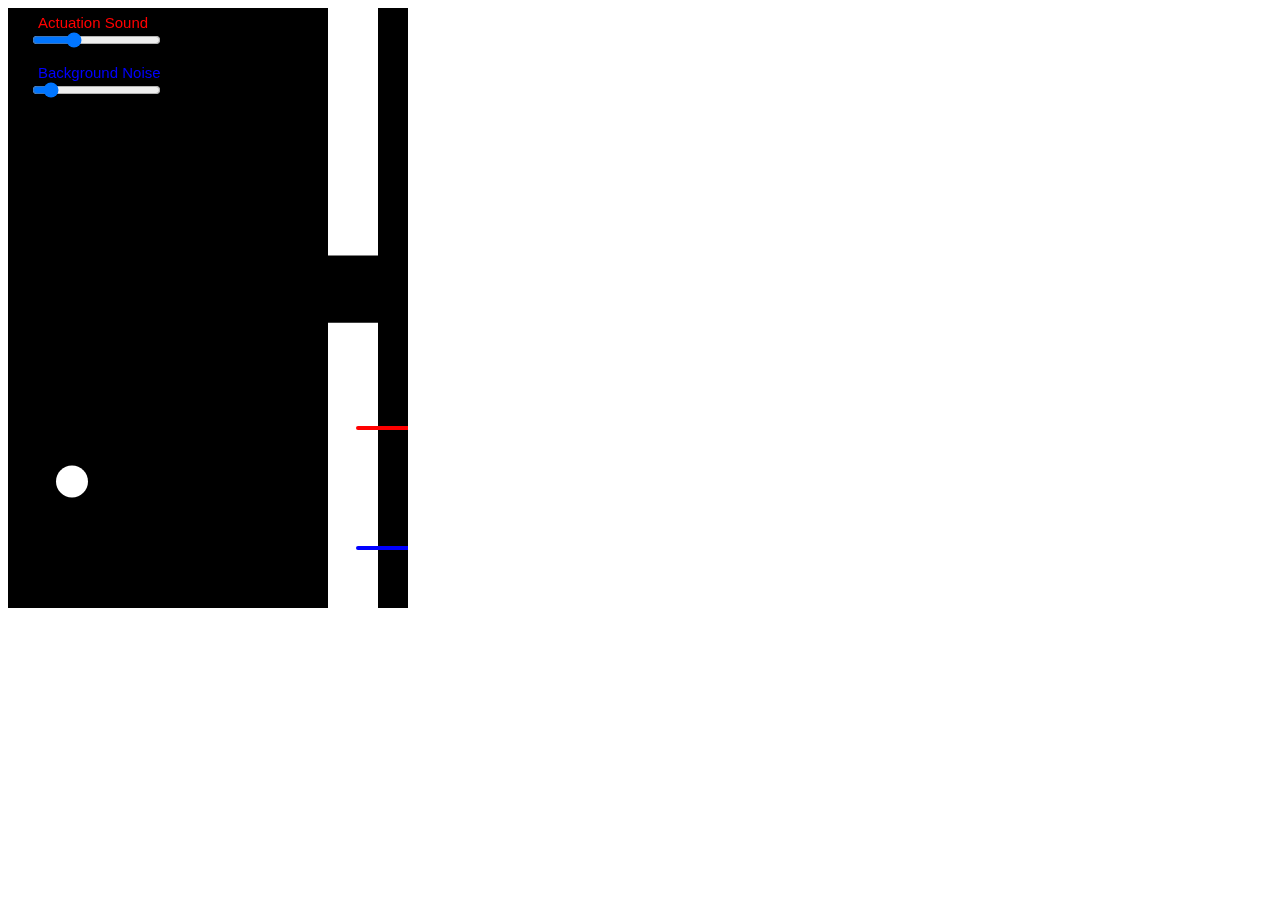
<file: clappybird.html>
<!DOCTYPE html>
<html>
  <head>
    <meta charset="utf-8">
    <title>Flappy Bird</title>
    <script src="librarys/p5.min.js"></script>
    <script src="librarys/p5.sound.min.js"></script>
    <script src="librarys/p5.dom.min.js"></script>
    <script src="bird.js"></script>
    <script src="pipe.js"></script>
    <script src="sketch.js"></script>
  </head>
  <body>

  </body>
</html>
</file>
<file: assets/styles.css>
/**
 * This injects Tailwind's base styles, which is a combination of
 * Normalize.css and some additional base styles.
 *
 * You can see the styles here:
 * https://github.com/tailwindcss/tailwindcss/blob/master/css/preflight.css
 */

/*! normalize.css v7.0.0 | MIT License | github.com/necolas/normalize.css */

/* Document
   ========================================================================== */

/**
 * 1. Correct the line height in all browsers.
 * 2. Prevent adjustments of font size after orientation changes in
 *    IE on Windows Phone and in iOS.
 */

html {
  line-height: 1.15; /* 1 */
      -ms-text-size-adjust: 100%; /* 2 */
  -webkit-text-size-adjust: 100%; /* 2 */
}

/* Sections
   ========================================================================== */

/**
 * Remove the margin in all browsers (opinionated).
 */

body {
  margin: 0;
}

/**
 * Add the correct display in IE 9-.
 */

article,
aside,
footer,
header,
nav,
section {
  display: block;
}

/**
 * Correct the font size and margin on `h1` elements within `section` and
 * `article` contexts in Chrome, Firefox, and Safari.
 */

h1 {
  font-size: 2em;
  margin: .67em 0;
}

/* Grouping content
   ========================================================================== */

/**
 * Add the correct display in IE 9-.
 * 1. Add the correct display in IE.
 */

figcaption,
figure,
main {
  /* 1 */
  display: block;
}

/**
 * Add the correct margin in IE 8.
 */

figure {
  margin: 1em 40px;
}

/**
 * 1. Add the correct box sizing in Firefox.
 * 2. Show the overflow in Edge and IE.
 */

hr {
  -webkit-box-sizing: content-box;
          box-sizing: content-box; /* 1 */
  height: 0; /* 1 */
  overflow: visible; /* 2 */
}

/**
 * 1. Correct the inheritance and scaling of font size in all browsers.
 * 2. Correct the odd `em` font sizing in all browsers.
 */

pre {
  font-family: monospace, monospace; /* 1 */
  font-size: 1em; /* 2 */
}

/* Text-level semantics
   ========================================================================== */

/**
 * 1. Remove the gray background on active links in IE 10.
 * 2. Remove gaps in links underline in iOS 8+ and Safari 8+.
 */

a {
  background-color: transparent; /* 1 */
  -webkit-text-decoration-skip: objects; /* 2 */
}

/**
 * 1. Remove the bottom border in Chrome 57- and Firefox 39-.
 * 2. Add the correct text decoration in Chrome, Edge, IE, Opera, and Safari.
 */

abbr[title] {
  border-bottom: none; /* 1 */
  text-decoration: underline; /* 2 */
  -webkit-text-decoration: underline dotted;
          text-decoration: underline dotted; /* 2 */
}

/**
 * Prevent the duplicate application of `bolder` by the next rule in Safari 6.
 */

b,
strong {
  font-weight: inherit;
}

/**
 * Add the correct font weight in Chrome, Edge, and Safari.
 */

b,
strong {
  font-weight: bolder;
}

/**
 * 1. Correct the inheritance and scaling of font size in all browsers.
 * 2. Correct the odd `em` font sizing in all browsers.
 */

code,
kbd,
samp {
  font-family: monospace, monospace; /* 1 */
  font-size: 1em; /* 2 */
}

/**
 * Add the correct font style in Android 4.3-.
 */

dfn {
  font-style: italic;
}

/**
 * Add the correct background and color in IE 9-.
 */

mark {
  background-color: #ff0;
  color: #000;
}

/**
 * Add the correct font size in all browsers.
 */

small {
  font-size: 80%;
}

/**
 * Prevent `sub` and `sup` elements from affecting the line height in
 * all browsers.
 */

sub,
sup {
  font-size: 75%;
  line-height: 0;
  position: relative;
  vertical-align: baseline;
}

sub {
  bottom: -0.25em;
}

sup {
  top: -0.5em;
}

/* Embedded content
   ========================================================================== */

/**
 * Add the correct display in IE 9-.
 */

audio,
video {
  display: inline-block;
}

/**
 * Add the correct display in iOS 4-7.
 */

audio:not([controls]) {
  display: none;
  height: 0;
}

/**
 * Remove the border on images inside links in IE 10-.
 */

img {
  border-style: none;
}

/**
 * Hide the overflow in IE.
 */

svg:not(:root) {
  overflow: hidden;
}

/* Forms
   ========================================================================== */

/**
 * 1. Change the font styles in all browsers (opinionated).
 * 2. Remove the margin in Firefox and Safari.
 */

button,
input,
optgroup,
select,
textarea {
  font-family: sans-serif; /* 1 */
  font-size: 100%; /* 1 */
  line-height: 1.15; /* 1 */
  margin: 0; /* 2 */
}

/**
 * Show the overflow in IE.
 * 1. Show the overflow in Edge.
 */

button,
input {
  /* 1 */
  overflow: visible;
}

/**
 * Remove the inheritance of text transform in Edge, Firefox, and IE.
 * 1. Remove the inheritance of text transform in Firefox.
 */

button,
select {
  /* 1 */
  text-transform: none;
}

/**
 * 1. Prevent a WebKit bug where (2) destroys native `audio` and `video`
 *    controls in Android 4.
 * 2. Correct the inability to style clickable types in iOS and Safari.
 */

button,
html [type="button"],
/* 1 */
[type="reset"],
[type="submit"] {
  -webkit-appearance: button; /* 2 */
}

/**
 * Remove the inner border and padding in Firefox.
 */

button::-moz-focus-inner,
[type="button"]::-moz-focus-inner,
[type="reset"]::-moz-focus-inner,
[type="submit"]::-moz-focus-inner {
  border-style: none;
  padding: 0;
}

/**
 * Restore the focus styles unset by the previous rule.
 */

button:-moz-focusring,
[type="button"]:-moz-focusring,
[type="reset"]:-moz-focusring,
[type="submit"]:-moz-focusring {
  outline: 1px dotted ButtonText;
}

/**
 * Correct the padding in Firefox.
 */

fieldset {
  padding: .35em .75em .625em;
}

/**
 * 1. Correct the text wrapping in Edge and IE.
 * 2. Correct the color inheritance from `fieldset` elements in IE.
 * 3. Remove the padding so developers are not caught out when they zero out
 *    `fieldset` elements in all browsers.
 */

legend {
  -webkit-box-sizing: border-box;
          box-sizing: border-box; /* 1 */
  color: inherit; /* 2 */
  display: table; /* 1 */
  max-width: 100%; /* 1 */
  padding: 0; /* 3 */
  white-space: normal; /* 1 */
}

/**
 * 1. Add the correct display in IE 9-.
 * 2. Add the correct vertical alignment in Chrome, Firefox, and Opera.
 */

progress {
  display: inline-block; /* 1 */
  vertical-align: baseline; /* 2 */
}

/**
 * Remove the default vertical scrollbar in IE.
 */

textarea {
  overflow: auto;
}

/**
 * 1. Add the correct box sizing in IE 10-.
 * 2. Remove the padding in IE 10-.
 */

[type="checkbox"],
[type="radio"] {
  -webkit-box-sizing: border-box;
          box-sizing: border-box; /* 1 */
  padding: 0; /* 2 */
}

/**
 * Correct the cursor style of increment and decrement buttons in Chrome.
 */

[type="number"]::-webkit-inner-spin-button,
[type="number"]::-webkit-outer-spin-button {
  height: auto;
}

/**
 * 1. Correct the odd appearance in Chrome and Safari.
 * 2. Correct the outline style in Safari.
 */

[type="search"] {
  -webkit-appearance: textfield; /* 1 */
  outline-offset: -2px; /* 2 */
}

/**
 * Remove the inner padding and cancel buttons in Chrome and Safari on macOS.
 */

[type="search"]::-webkit-search-cancel-button,
[type="search"]::-webkit-search-decoration {
  -webkit-appearance: none;
}

/**
 * 1. Correct the inability to style clickable types in iOS and Safari.
 * 2. Change font properties to `inherit` in Safari.
 */

::-webkit-file-upload-button {
  -webkit-appearance: button; /* 1 */
  font: inherit; /* 2 */
}

/* Interactive
   ========================================================================== */

/*
 * Add the correct display in IE 9-.
 * 1. Add the correct display in Edge, IE, and Firefox.
 */

details,
/* 1 */
menu {
  display: block;
}

/*
 * Add the correct display in all browsers.
 */

summary {
  display: list-item;
}

/* Scripting
   ========================================================================== */

/**
 * Add the correct display in IE 9-.
 */

canvas {
  display: inline-block;
}

/**
 * Add the correct display in IE.
 */

template {
  display: none;
}

/* Hidden
   ========================================================================== */

/**
 * Add the correct display in IE 10-.
 */

[hidden] {
  display: none;
}

/**
 * Manually forked from SUIT CSS Base: https://github.com/suitcss/base
 * A thin layer on top of normalize.css that provides a starting point more
 * suitable for web applications.
 */

/**
 * 1. Prevent padding and border from affecting element width
 * https://goo.gl/pYtbK7
 * 2. Change the default font family in all browsers (opinionated)
 */

html {
  -webkit-box-sizing: border-box;
          box-sizing: border-box; /* 1 */
  font-family: sans-serif; /* 2 */
}

*,
*::before,
*::after {
  -webkit-box-sizing: inherit;
          box-sizing: inherit;
}

/**
 * Removes the default spacing and border for appropriate elements.
 */

blockquote,
dl,
dd,
h1,
h2,
h3,
h4,
h5,
h6,
figure,
p,
pre {
  margin: 0;
}

button {
  background: transparent;
  padding: 0;
}

/**
 * Work around a Firefox/IE bug where the transparent `button` background
 * results in a loss of the default `button` focus styles.
 */

button:focus {
  outline: 1px dotted;
  outline: 5px auto -webkit-focus-ring-color;
}

fieldset {
  margin: 0;
  padding: 0;
}

ol,
ul {
  margin: 0;
}

/**
 * Tailwind custom reset styles
 */

/**
 * Allow adding a border to an element by just adding a border-width.
 *
 * By default, the way the browser specifies that an element should have no
 * border is by setting it's border-style to `none` in the user-agent
 * stylesheet.
 *
 * In order to easily add borders to elements by just setting the `border-width`
 * property, we change the default border-style for all elements to `solid`, and
 * use border-width to hide them instead. This way our `border` utilities only
 * need to set the `border-width` property instead of the entire `border`
 * shorthand, making our border utilities much more straightforward to compose.
 *
 * https://github.com/tailwindcss/tailwindcss/pull/116
 */

*,
*::before,
*::after {
  border-width: 0;
  border-style: solid;
  border-color: currentColor;
}

/**
 * Undo the `border-style: none` reset that Normalize applies to images so that
 * our `border-{width}` utilities have the expected effect.
 *
 * The Normalize reset is unnecessary for us since we default the border-width
 * to 0 on all elements.
 *
 * https://github.com/tailwindcss/tailwindcss/issues/362
 */

img {
  border-style: solid;
}

/**
 * Temporary reset for a change introduced in Chrome 62 but now reverted.
 *
 * We can remove this when the reversion is in a normal Chrome release.
 */

button,
[type="button"],
[type="reset"],
[type="submit"] {
  border-radius: 0;
}

textarea {
  resize: vertical;
}

img {
  max-width: 100%;
  height: auto;
}

button,
input,
optgroup,
select,
textarea {
  font-family: inherit;
}

input::-webkit-input-placeholder,
textarea::-webkit-input-placeholder {
  color: inherit;
  opacity: .5;
}

input:-ms-input-placeholder,
textarea:-ms-input-placeholder {
  color: inherit;
  opacity: .5;
}

input::-ms-input-placeholder,
textarea::-ms-input-placeholder {
  color: inherit;
  opacity: .5;
}

input::placeholder,
textarea::placeholder {
  color: inherit;
  opacity: .5;
}

button,
[role=button] {
  cursor: pointer;
}

table {
  border-collapse: collapse;
}

/**
  * This injects any component classes registered by plugins.
  */

.container {
  width: 100%;
  margin-right: auto;
  margin-left: auto;
  padding-right: 1rem;
  padding-left: 1rem;
}

@media (min-width: 576px) {
  .container {
    max-width: 576px;
  }
}

@media (min-width: 768px) {
  .container {
    max-width: 768px;
  }
}

@media (min-width: 992px) {
  .container {
    max-width: 992px;
  }
}

@media (min-width: 1200px) {
  .container {
    max-width: 1200px;
  }
}

/**
  * Here you would add any of your custom component classes; stuff that you'd
  * want loaded *before* the utilities so that the utilities could still
  * override them.
  */

/* Back-light (color lighter than background color) */

.bg-back-light {
  background-color: rgb(255, 255, 255);
}

.text-back-light {
  color: rgb(255, 255, 255);
}

/* Common elements */

svg {
  fill: currentColor;
}

.fill-lead {
  fill: #eee841;
}

.section-header {
  font-family: Source Sans Pro, sans-serif;
  font-weight: 600;
  color: #1f1f1f;
  font-size: .875rem;
  text-transform: uppercase;
}

.btn {
  font-family: Source Sans Pro, sans-serif;
  display: inline-block;
  text-decoration: none;
  font-weight: 600;
  padding-left: 1.5rem;
  padding-right: 1.5rem;
  padding-top: .5rem;
  padding-bottom: .5rem;
  line-height: 1.25;
  cursor: pointer;
  outline: 0;
  -webkit-transition: opacity .2s ease-out;
  transition: opacity .2s ease-out;
  will-change: opacity;
}

.btn:hover {
  opacity: .75;
}

.hover\:opacity-75 {
  -webkit-transition: opacity .2s ease-out;
  transition: opacity .2s ease-out;
  will-change: opacity;
}

.dot {
  display: inline-block;
  width: .5rem;
  height: .5rem;
  border-radius: 9999px;
  margin-right: .25rem;
}

.dot-double {
  position: relative;
  display: inline-block;
  border-radius: 9999px;
  width: 54px;
  height: 54px;
}

.dot-double:after {
  position: absolute;
  background-color: rgb(255, 255, 255);
  border-radius: 9999px;
  top: 18px;
  left: 18px;
  right: 18px;
  bottom: 18px;
  content: '';
}

.status-green {
  background-color: #53c72b;
}

.status-default {
  background-color: #e58b5f;
}

/* Contact button */

.contact {
  display: -webkit-box;
  display: -ms-flexbox;
  display: flex;
  width: 3.5rem;
  height: 3.5rem;
  padding-left: .5rem;
  padding-right: .5rem;
  background-color: #eee841;
  border-radius: 9999px;
  color: #1f1f1f;
  -webkit-box-pack: center;
      -ms-flex-pack: center;
          justify-content: center;
  -webkit-box-align: center;
      -ms-flex-align: center;
          align-items: center;
}

@media (min-width: 992px) {
  .contact {
    width: auto;
    height: auto;
    font-family: Source Sans Pro, sans-serif;
    display: inline-block;
    text-decoration: none;
    font-weight: 600;
    padding-left: 1.5rem;
    padding-right: 1.5rem;
    padding-top: .5rem;
    padding-bottom: .5rem;
    line-height: 1.25;
    cursor: pointer;
    outline: 0;
    -webkit-transition: opacity .2s ease-out;
    transition: opacity .2s ease-out;
    will-change: opacity;
    padding-left: 1.5rem;
    padding-right: 1.5rem;
    border-radius: 1rem;
    -ms-flex-item-align: start;
        align-self: flex-start;
    margin-top: 1rem;
  }
}

/* Avatar */

.avatar-bg {
  position: absolute;
  top: 0;
  right: 0;
  bottom: 0;
  left: 0;
  border-radius: 9999px;
  background-color: #eee841;
  z-index: 0;
  -webkit-transform: translateX(35%);
          transform: translateX(35%);
}

/* Connect - Social Media */

.connect-icon {
  display: -webkit-inline-box;
  display: -ms-inline-flexbox;
  display: inline-flex;
  width: 3rem;
  height: 3rem;
  -webkit-box-pack: center;
      -ms-flex-pack: center;
          justify-content: center;
  -webkit-box-align: center;
      -ms-flex-align: center;
          align-items: center;
  border-radius: 9999px;
  background-color: #1f1f1f;
  color: rgb(255, 255, 255);
  margin-left: -0.75rem;
  -webkit-transition: opacity .2s ease-out;
  transition: opacity .2s ease-out;
  will-change: opacity;
}

.connect-icon:first-child {
  margin-left: 0;
}

.connect-icon:nth-child(even) {
  background-color: rgb(255, 255, 255);
  color: #1f1f1f;
}

.connect-icon svg {
  fill: currentColor;
  width: 1.5rem;
  height: 1.5rem;
}

.connect-icon:hover {
  opacity: .75;
}

/* Skills */

.skills {
  display: -webkit-box;
  display: -ms-flexbox;
  display: flex;
  -ms-flex-wrap: wrap;
      flex-wrap: wrap;
  list-style: none;
  padding: 0;
  margin-left: -0.5rem;
  margin-right: -0.5rem;
}

.skill {
  position: relative;
  border-radius: 9999px;
  border-width: 2px;
  font-family: Source Sans Pro, sans-serif;
  font-weight: 600;
  display: -webkit-inline-box;
  display: -ms-inline-flexbox;
  display: inline-flex;
  -webkit-box-pack: center;
      -ms-flex-pack: center;
          justify-content: center;
  -webkit-box-align: center;
      -ms-flex-align: center;
          align-items: center;
  text-align: center;
  font-size: 1rem;
  color: #1f1f1f;
  padding-left: .5rem;
  padding-right: .5rem;
  margin-top: .5rem;
  margin-bottom: .5rem;
  margin-left: .5rem;
  margin-right: .5rem;
  width: calc(50vw - 2rem);
  height: calc(50vw - 2rem);
  max-width: 200px;
  max-height: 200px;
}

.skill svg {
  position: absolute;
  top: 0;
  right: 0;
  bottom: 0;
  left: 0;
  -webkit-transform: translate(8px, 8px);
          transform: translate(8px, 8px);
  opacity: .8;
  width: calc(100% - 16px);
}

.skill:nth-child(3n+1) {
  border-color: rgb(178, 162, 230);
}

.skill:nth-child(3n+1) svg {
  color: #9079db;
}

.skill:nth-child(3n+2) {
  border-color: rgb(236, 173, 141);
}

.skill:nth-child(3n+2) svg {
  color: #e58b5f;
}

.skill:nth-child(3n+3) {
  border-color: rgb(104, 182, 227);
}

.skill:nth-child(3n+3) svg {
  color: #3ba1db;
}

@media (min-width: 992px) {
  .skill {
    width: 130px;
    height: 130px;
  }
}

@media (min-width: 1200px) {
  .skill {
    width: 144px;
    height: 144px;
  }
}

/* Tools */

.tools {
  -webkit-box-orient: vertical;
  -webkit-box-direction: normal;
      -ms-flex-direction: column;
          flex-direction: column;
  list-style: none;
  padding: 0;
  margin-top: .5rem;
}

.tool {
  display: inline-block;
  -webkit-font-smoothing: auto;
  -moz-osx-font-smoothing: auto;
  background-color: #eee841;
  padding-left: .75rem;
  padding-right: .75rem;
  padding-top: .25rem;
  padding-bottom: .25rem;
  font-family: Source Sans Pro, sans-serif;
  font-weight: 300;
  font-size: 1.5rem;
  color: #1f1f1f;
  margin-bottom: .25rem;
}

/* Projects */

.project {
  position: relative;
  display: -webkit-box;
  display: -ms-flexbox;
  display: flex;
  -ms-flex-wrap: wrap;
      flex-wrap: wrap;
  background-color: rgb(255, 255, 255);
  padding: 2rem;
  background-repeat: no-repeat;
  font-size: .875rem;
  margin-bottom: 1.5rem;
  background-image: -webkit-gradient(linear, left top, right top, color-stop(1%, rgb(195, 200, 213)), color-stop(35%, rgb(195, 200, 213)), color-stop(35%, rgb(210, 214, 224)), to(rgb(210, 214, 224)));
  background-image: linear-gradient(to right, rgb(195, 200, 213) 1%, rgb(195, 200, 213) 35%, rgb(210, 214, 224) 35%, rgb(210, 214, 224) 100%);
  background-size: 100% 4px;
  background-repeat: no-repeat;
}

.project-image {
  width: 100%;
  padding-bottom: 1rem;
}

@media (min-width: 992px) {
  .project-image {
    width: 40%;
    padding-right: 2rem;
    padding-bottom: 0;
  }
}

.project h4 {
  -webkit-font-smoothing: auto;
  -moz-osx-font-smoothing: auto;
  width: 100%;
}

.project p {
  padding-top: 1rem;
  padding-bottom: 1rem;
}

.tags {
  list-style: none;
  padding: 0;
  padding-right: .5rem;
}

.tag {
  display: inline-block;
  padding-left: .75rem;
  padding-right: .75rem;
  padding-top: .25rem;
  padding-bottom: .25rem;
  margin-right: .25rem;
  margin-top: .25rem;
  font-weight: 500;
  font-size: .75rem;
  border-radius: 1rem;
  border-width: 1px;
  border-color: #e8eaef;
}

.project-icon {
  position: absolute;
  right: 0;
  bottom: 0;
  margin-bottom: 1.25rem;
  margin-right: 1.25rem;
  color: #e8eaef;
  width: 1.5rem;
  height: 1.5rem;
}

/* Work history */

.history {
  display: -webkit-box;
  display: -ms-flexbox;
  display: flex;
  -webkit-box-orient: vertical;
  -webkit-box-direction: normal;
      -ms-flex-direction: column;
          flex-direction: column;
  position: relative;
  padding-top: 1.5rem;
  padding-bottom: 1.5rem;
}

.history:before {
  position: absolute;
  display: block;
  top: 0;
  bottom: 0;
  background-color: #cfd1d7;
  left: 50%;
  width: 2px;
  -webkit-transform: translateX(-1px);
          transform: translateX(-1px);
  content: "";
}

.history-entry {
  position: relative;
  width: 50%;
  padding-top: 1rem;
  padding-bottom: 1rem;
}

.history-entry h4 {
  -webkit-font-smoothing: auto;
  -moz-osx-font-smoothing: auto;
}

.history-entry h5 {
  font-size: .875rem;
  font-weight: 400;
}

/* Copy on the right */

.history-entry:nth-child(odd) {
  -ms-flex-item-align: end;
      align-self: flex-end;
  padding-left: 3rem;
}

/* Copy on the left */

.history-entry:nth-child(even) {
  -ms-flex-item-align: start;
      align-self: flex-start;
  padding-right: 3rem;
  text-align: right;
}

/* Dot positioning in work history section */

.history-entry .dot-double {
  position: absolute;
  top: 0;
  background-color: #cfd1d7;
  top: 50%;
}

/* Dot positioning when copy on the right */

.history-entry:nth-child(odd) .dot-double {
  left: 0;
  -webkit-transform: translate(-50%, -50%);
          transform: translate(-50%, -50%);
}

/* Dot positioning when copy on the left */

.history-entry:nth-child(even) .dot-double {
  right: 0;
  -webkit-transform: translate(50%, -50%);
          transform: translate(50%, -50%);
}

.history-entry:first-child .dot-double {
  background-color: #1f1f1f;
}

.history-entry:first-child .dot-double:after {
  background-color: #eee841;
}

/* Contact form */

.form-control {
  width: 100%;
  color: #1f1f1f;
  padding-left: 1rem;
  padding-right: 1rem;
  padding-top: .75rem;
  padding-bottom: .75rem;
  font-family: Source Sans Pro, sans-serif;
  font-weight: 600;
  font-size: .875rem;
  outline: 0;
  line-height: 1.5;
}

.form-input {
  background-color: rgb(255, 255, 255);
  -webkit-transition: opacity .2s ease-out;
  transition: opacity .2s ease-out;
  will-change: opacity;
}

.form-input:focus {
  opacity: .7;
}

.checkbox {
  position: relative;
  display: inline-block;
  border-width: 2px;
  vertical-align: middle;
  margin-right: .5rem;
  margin-top: -0.25rem;
  cursor: pointer;
  border-color: #e8eaef;
  width: 22px;
  height: 22px;
}

.checkbox:after {
  position: absolute;
  top: 5px;
  left: 5px;
  right: 5px;
  bottom: 5px;
  content: '';
}

.checkbox-on:after {
  background-color: #eee841;
}

[data-checkbox-toggle] {
  cursor: pointer;
  -webkit-user-select: none;
     -moz-user-select: none;
      -ms-user-select: none;
          user-select: none;
}

.inquiry-details {
  opacity: .3;
  height: 0;
  overflow: hidden;
  -webkit-transition: height .25s ease-in-out, opacity .25s ease-in-out;
  transition: height .25s ease-in-out, opacity .25s ease-in-out;
  will-change: opacity, height;
}

.input-range {
  -webkit-appearance: none;
     -moz-appearance: none;
          appearance: none;
  display: block;
  width: 100%;
  outline: 0;
  margin-bottom: .25rem;
  height: 1rem;
  background: transparent;
}

.input-range:focus {
  outline: 0;
}

.input-range::-moz-range-track {
  -moz-appearance: none;
       appearance: none;
  width: 100%;
  background-color: #e8eaef;
  cursor: pointer;
  outline: 0;
  height: 2px;
}

.input-range::-ms-track {
  appearance: none;
  width: 100%;
  background-color: #e8eaef;
  cursor: pointer;
  outline: 0;
  height: 2px;
}

.input-range::-webkit-slider-runnable-track {
  -webkit-appearance: none;
          appearance: none;
  width: 100%;
  background-color: #e8eaef;
  cursor: pointer;
  outline: 0;
  height: 2px;
}

.input-range::-moz-range-thumb {
  -moz-appearance: none;
       appearance: none;
  border-radius: 9999px;
  width: 1rem;
  height: 1rem;
  background-color: #eee841;
  cursor: pointer;
  outline: 0;
  /* autoprefixer: ignore next */
  -webkit-transform: translateY(-6.5px);
     -moz-transform: translateY(0);
}

.input-range::-ms-thumb {
  appearance: none;
  border-radius: 9999px;
  width: 1rem;
  height: 1rem;
  background-color: #eee841;
  cursor: pointer;
  outline: 0;
  /* autoprefixer: ignore next */
  -webkit-transform: translateY(-6.5px);
     -moz-transform: translateY(0);
}

.input-range::-webkit-slider-thumb {
  -webkit-appearance: none;
          appearance: none;
  border-radius: 9999px;
  width: 1rem;
  height: 1rem;
  background-color: #eee841;
  cursor: pointer;
  outline: 0;
  /* autoprefixer: ignore next */
  -webkit-transform: translateY(-6.5px);
     -moz-transform: translateY(0);
}

/**
  * This injects all of Tailwind's utility classes, generated based on your
  * config file.
  */

.list-reset {
  list-style: none;
  padding: 0;
}

.appearance-none {
  -webkit-appearance: none;
     -moz-appearance: none;
          appearance: none;
}

.bg-fixed {
  background-attachment: fixed;
}

.bg-local {
  background-attachment: local;
}

.bg-scroll {
  background-attachment: scroll;
}

.bg-back {
  background-color: #e8eaef;
}

.bg-front {
  background-color: #1f1f1f;
}

.bg-lead {
  background-color: #eee841;
}

.bg-lead-text {
  background-color: #1f1f1f;
}

.bg-line {
  background-color: #cfd1d7;
}

.bg-skill-1 {
  background-color: #9079db;
}

.bg-skill-2 {
  background-color: #e58b5f;
}

.bg-skill-3 {
  background-color: #3ba1db;
}

.hover\:bg-back:hover {
  background-color: #e8eaef;
}

.hover\:bg-front:hover {
  background-color: #1f1f1f;
}

.hover\:bg-lead:hover {
  background-color: #eee841;
}

.hover\:bg-lead-text:hover {
  background-color: #1f1f1f;
}

.hover\:bg-line:hover {
  background-color: #cfd1d7;
}

.hover\:bg-skill-1:hover {
  background-color: #9079db;
}

.hover\:bg-skill-2:hover {
  background-color: #e58b5f;
}

.hover\:bg-skill-3:hover {
  background-color: #3ba1db;
}

.focus\:bg-back:focus {
  background-color: #e8eaef;
}

.focus\:bg-front:focus {
  background-color: #1f1f1f;
}

.focus\:bg-lead:focus {
  background-color: #eee841;
}

.focus\:bg-lead-text:focus {
  background-color: #1f1f1f;
}

.focus\:bg-line:focus {
  background-color: #cfd1d7;
}

.focus\:bg-skill-1:focus {
  background-color: #9079db;
}

.focus\:bg-skill-2:focus {
  background-color: #e58b5f;
}

.focus\:bg-skill-3:focus {
  background-color: #3ba1db;
}

.bg-bottom {
  background-position: bottom;
}

.bg-center {
  background-position: center;
}

.bg-left {
  background-position: left;
}

.bg-left-bottom {
  background-position: left bottom;
}

.bg-left-top {
  background-position: left top;
}

.bg-right {
  background-position: right;
}

.bg-right-bottom {
  background-position: right bottom;
}

.bg-right-top {
  background-position: right top;
}

.bg-top {
  background-position: top;
}

.bg-repeat {
  background-repeat: repeat;
}

.bg-no-repeat {
  background-repeat: no-repeat;
}

.bg-repeat-x {
  background-repeat: repeat-x;
}

.bg-repeat-y {
  background-repeat: repeat-y;
}

.bg-auto {
  background-size: auto;
}

.bg-cover {
  background-size: cover;
}

.bg-contain {
  background-size: contain;
}

.border-collapse {
  border-collapse: collapse;
}

.border-separate {
  border-collapse: separate;
}

.border-back {
  border-color: #e8eaef;
}

.border-front {
  border-color: #1f1f1f;
}

.border-lead {
  border-color: #eee841;
}

.border-lead-text {
  border-color: #1f1f1f;
}

.border-line {
  border-color: #cfd1d7;
}

.border-skill-1 {
  border-color: #9079db;
}

.border-skill-2 {
  border-color: #e58b5f;
}

.border-skill-3 {
  border-color: #3ba1db;
}

.hover\:border-back:hover {
  border-color: #e8eaef;
}

.hover\:border-front:hover {
  border-color: #1f1f1f;
}

.hover\:border-lead:hover {
  border-color: #eee841;
}

.hover\:border-lead-text:hover {
  border-color: #1f1f1f;
}

.hover\:border-line:hover {
  border-color: #cfd1d7;
}

.hover\:border-skill-1:hover {
  border-color: #9079db;
}

.hover\:border-skill-2:hover {
  border-color: #e58b5f;
}

.hover\:border-skill-3:hover {
  border-color: #3ba1db;
}

.focus\:border-back:focus {
  border-color: #e8eaef;
}

.focus\:border-front:focus {
  border-color: #1f1f1f;
}

.focus\:border-lead:focus {
  border-color: #eee841;
}

.focus\:border-lead-text:focus {
  border-color: #1f1f1f;
}

.focus\:border-line:focus {
  border-color: #cfd1d7;
}

.focus\:border-skill-1:focus {
  border-color: #9079db;
}

.focus\:border-skill-2:focus {
  border-color: #e58b5f;
}

.focus\:border-skill-3:focus {
  border-color: #3ba1db;
}

.rounded-none {
  border-radius: 0;
}

.rounded-sm {
  border-radius: .125rem;
}

.rounded {
  border-radius: .25rem;
}

.rounded-lg {
  border-radius: 1rem;
}

.rounded-full {
  border-radius: 9999px;
}

.rounded-t-none {
  border-top-left-radius: 0;
  border-top-right-radius: 0;
}

.rounded-r-none {
  border-top-right-radius: 0;
  border-bottom-right-radius: 0;
}

.rounded-b-none {
  border-bottom-right-radius: 0;
  border-bottom-left-radius: 0;
}

.rounded-l-none {
  border-top-left-radius: 0;
  border-bottom-left-radius: 0;
}

.rounded-t-sm {
  border-top-left-radius: .125rem;
  border-top-right-radius: .125rem;
}

.rounded-r-sm {
  border-top-right-radius: .125rem;
  border-bottom-right-radius: .125rem;
}

.rounded-b-sm {
  border-bottom-right-radius: .125rem;
  border-bottom-left-radius: .125rem;
}

.rounded-l-sm {
  border-top-left-radius: .125rem;
  border-bottom-left-radius: .125rem;
}

.rounded-t {
  border-top-left-radius: .25rem;
  border-top-right-radius: .25rem;
}

.rounded-r {
  border-top-right-radius: .25rem;
  border-bottom-right-radius: .25rem;
}

.rounded-b {
  border-bottom-right-radius: .25rem;
  border-bottom-left-radius: .25rem;
}

.rounded-l {
  border-top-left-radius: .25rem;
  border-bottom-left-radius: .25rem;
}

.rounded-t-lg {
  border-top-left-radius: 1rem;
  border-top-right-radius: 1rem;
}

.rounded-r-lg {
  border-top-right-radius: 1rem;
  border-bottom-right-radius: 1rem;
}

.rounded-b-lg {
  border-bottom-right-radius: 1rem;
  border-bottom-left-radius: 1rem;
}

.rounded-l-lg {
  border-top-left-radius: 1rem;
  border-bottom-left-radius: 1rem;
}

.rounded-t-full {
  border-top-left-radius: 9999px;
  border-top-right-radius: 9999px;
}

.rounded-r-full {
  border-top-right-radius: 9999px;
  border-bottom-right-radius: 9999px;
}

.rounded-b-full {
  border-bottom-right-radius: 9999px;
  border-bottom-left-radius: 9999px;
}

.rounded-l-full {
  border-top-left-radius: 9999px;
  border-bottom-left-radius: 9999px;
}

.rounded-tl-none {
  border-top-left-radius: 0;
}

.rounded-tr-none {
  border-top-right-radius: 0;
}

.rounded-br-none {
  border-bottom-right-radius: 0;
}

.rounded-bl-none {
  border-bottom-left-radius: 0;
}

.rounded-tl-sm {
  border-top-left-radius: .125rem;
}

.rounded-tr-sm {
  border-top-right-radius: .125rem;
}

.rounded-br-sm {
  border-bottom-right-radius: .125rem;
}

.rounded-bl-sm {
  border-bottom-left-radius: .125rem;
}

.rounded-tl {
  border-top-left-radius: .25rem;
}

.rounded-tr {
  border-top-right-radius: .25rem;
}

.rounded-br {
  border-bottom-right-radius: .25rem;
}

.rounded-bl {
  border-bottom-left-radius: .25rem;
}

.rounded-tl-lg {
  border-top-left-radius: 1rem;
}

.rounded-tr-lg {
  border-top-right-radius: 1rem;
}

.rounded-br-lg {
  border-bottom-right-radius: 1rem;
}

.rounded-bl-lg {
  border-bottom-left-radius: 1rem;
}

.rounded-tl-full {
  border-top-left-radius: 9999px;
}

.rounded-tr-full {
  border-top-right-radius: 9999px;
}

.rounded-br-full {
  border-bottom-right-radius: 9999px;
}

.rounded-bl-full {
  border-bottom-left-radius: 9999px;
}

.border-solid {
  border-style: solid;
}

.border-dashed {
  border-style: dashed;
}

.border-dotted {
  border-style: dotted;
}

.border-none {
  border-style: none;
}

.border-0 {
  border-width: 0;
}

.border-2 {
  border-width: 2px;
}

.border-4 {
  border-width: 4px;
}

.border-8 {
  border-width: 8px;
}

.border {
  border-width: 1px;
}

.border-t-0 {
  border-top-width: 0;
}

.border-r-0 {
  border-right-width: 0;
}

.border-b-0 {
  border-bottom-width: 0;
}

.border-l-0 {
  border-left-width: 0;
}

.border-t-2 {
  border-top-width: 2px;
}

.border-r-2 {
  border-right-width: 2px;
}

.border-b-2 {
  border-bottom-width: 2px;
}

.border-l-2 {
  border-left-width: 2px;
}

.border-t-4 {
  border-top-width: 4px;
}

.border-r-4 {
  border-right-width: 4px;
}

.border-b-4 {
  border-bottom-width: 4px;
}

.border-l-4 {
  border-left-width: 4px;
}

.border-t-8 {
  border-top-width: 8px;
}

.border-r-8 {
  border-right-width: 8px;
}

.border-b-8 {
  border-bottom-width: 8px;
}

.border-l-8 {
  border-left-width: 8px;
}

.border-t {
  border-top-width: 1px;
}

.border-r {
  border-right-width: 1px;
}

.border-b {
  border-bottom-width: 1px;
}

.border-l {
  border-left-width: 1px;
}

.cursor-auto {
  cursor: auto;
}

.cursor-default {
  cursor: default;
}

.cursor-pointer {
  cursor: pointer;
}

.cursor-wait {
  cursor: wait;
}

.cursor-move {
  cursor: move;
}

.cursor-not-allowed {
  cursor: not-allowed;
}

.block {
  display: block;
}

.inline-block {
  display: inline-block;
}

.inline {
  display: inline;
}

.table {
  display: table;
}

.table-row {
  display: table-row;
}

.table-cell {
  display: table-cell;
}

.hidden {
  display: none;
}

.flex {
  display: -webkit-box;
  display: -ms-flexbox;
  display: flex;
}

.inline-flex {
  display: -webkit-inline-box;
  display: -ms-inline-flexbox;
  display: inline-flex;
}

.flex-row {
  -webkit-box-orient: horizontal;
  -webkit-box-direction: normal;
      -ms-flex-direction: row;
          flex-direction: row;
}

.flex-row-reverse {
  -webkit-box-orient: horizontal;
  -webkit-box-direction: reverse;
      -ms-flex-direction: row-reverse;
          flex-direction: row-reverse;
}

.flex-col {
  -webkit-box-orient: vertical;
  -webkit-box-direction: normal;
      -ms-flex-direction: column;
          flex-direction: column;
}

.flex-col-reverse {
  -webkit-box-orient: vertical;
  -webkit-box-direction: reverse;
      -ms-flex-direction: column-reverse;
          flex-direction: column-reverse;
}

.flex-wrap {
  -ms-flex-wrap: wrap;
      flex-wrap: wrap;
}

.flex-wrap-reverse {
  -ms-flex-wrap: wrap-reverse;
      flex-wrap: wrap-reverse;
}

.flex-no-wrap {
  -ms-flex-wrap: nowrap;
      flex-wrap: nowrap;
}

.items-start {
  -webkit-box-align: start;
      -ms-flex-align: start;
          align-items: flex-start;
}

.items-end {
  -webkit-box-align: end;
      -ms-flex-align: end;
          align-items: flex-end;
}

.items-center {
  -webkit-box-align: center;
      -ms-flex-align: center;
          align-items: center;
}

.items-baseline {
  -webkit-box-align: baseline;
      -ms-flex-align: baseline;
          align-items: baseline;
}

.items-stretch {
  -webkit-box-align: stretch;
      -ms-flex-align: stretch;
          align-items: stretch;
}

.self-auto {
  -ms-flex-item-align: auto;
      align-self: auto;
}

.self-start {
  -ms-flex-item-align: start;
      align-self: flex-start;
}

.self-end {
  -ms-flex-item-align: end;
      align-self: flex-end;
}

.self-center {
  -ms-flex-item-align: center;
      align-self: center;
}

.self-stretch {
  -ms-flex-item-align: stretch;
      align-self: stretch;
}

.justify-start {
  -webkit-box-pack: start;
      -ms-flex-pack: start;
          justify-content: flex-start;
}

.justify-end {
  -webkit-box-pack: end;
      -ms-flex-pack: end;
          justify-content: flex-end;
}

.justify-center {
  -webkit-box-pack: center;
      -ms-flex-pack: center;
          justify-content: center;
}

.justify-between {
  -webkit-box-pack: justify;
      -ms-flex-pack: justify;
          justify-content: space-between;
}

.justify-around {
  -ms-flex-pack: distribute;
      justify-content: space-around;
}

.content-center {
  -ms-flex-line-pack: center;
      align-content: center;
}

.content-start {
  -ms-flex-line-pack: start;
      align-content: flex-start;
}

.content-end {
  -ms-flex-line-pack: end;
      align-content: flex-end;
}

.content-between {
  -ms-flex-line-pack: justify;
      align-content: space-between;
}

.content-around {
  -ms-flex-line-pack: distribute;
      align-content: space-around;
}

.flex-1 {
  -webkit-box-flex: 1;
      -ms-flex: 1;
          flex: 1;
}

.flex-auto {
  -webkit-box-flex: 1;
      -ms-flex: auto;
          flex: auto;
}

.flex-initial {
  -webkit-box-flex: initial;
      -ms-flex: initial;
          flex: initial;
}

.flex-none {
  -webkit-box-flex: 0;
      -ms-flex: none;
          flex: none;
}

.flex-grow {
  -webkit-box-flex: 1;
      -ms-flex-positive: 1;
          flex-grow: 1;
}

.flex-shrink {
  -ms-flex-negative: 1;
      flex-shrink: 1;
}

.flex-no-grow {
  -webkit-box-flex: 0;
      -ms-flex-positive: 0;
          flex-grow: 0;
}

.flex-no-shrink {
  -ms-flex-negative: 0;
      flex-shrink: 0;
}

.float-right {
  float: right;
}

.float-left {
  float: left;
}

.float-none {
  float: none;
}

.clearfix:after {
  content: "";
  display: table;
  clear: both;
}

.font-header {
  font-family: Source Sans Pro, sans-serif;
}

.font-text {
  font-family: Roboto, sans-serif;
}

.font-hairline {
  font-weight: 100;
}

.font-thin {
  font-weight: 200;
}

.font-light {
  font-weight: 300;
}

.font-normal {
  font-weight: 400;
}

.font-medium {
  font-weight: 500;
}

.font-semibold {
  font-weight: 600;
}

.font-bold {
  font-weight: 700;
}

.font-extrabold {
  font-weight: 800;
}

.font-black {
  font-weight: 900;
}

.hover\:font-hairline:hover {
  font-weight: 100;
}

.hover\:font-thin:hover {
  font-weight: 200;
}

.hover\:font-light:hover {
  font-weight: 300;
}

.hover\:font-normal:hover {
  font-weight: 400;
}

.hover\:font-medium:hover {
  font-weight: 500;
}

.hover\:font-semibold:hover {
  font-weight: 600;
}

.hover\:font-bold:hover {
  font-weight: 700;
}

.hover\:font-extrabold:hover {
  font-weight: 800;
}

.hover\:font-black:hover {
  font-weight: 900;
}

.focus\:font-hairline:focus {
  font-weight: 100;
}

.focus\:font-thin:focus {
  font-weight: 200;
}

.focus\:font-light:focus {
  font-weight: 300;
}

.focus\:font-normal:focus {
  font-weight: 400;
}

.focus\:font-medium:focus {
  font-weight: 500;
}

.focus\:font-semibold:focus {
  font-weight: 600;
}

.focus\:font-bold:focus {
  font-weight: 700;
}

.focus\:font-extrabold:focus {
  font-weight: 800;
}

.focus\:font-black:focus {
  font-weight: 900;
}

.h-1 {
  height: .25rem;
}

.h-2 {
  height: .5rem;
}

.h-3 {
  height: .75rem;
}

.h-4 {
  height: 1rem;
}

.h-5 {
  height: 1.25rem;
}

.h-6 {
  height: 1.5rem;
}

.h-8 {
  height: 2rem;
}

.h-10 {
  height: 2.5rem;
}

.h-12 {
  height: 3rem;
}

.h-14 {
  height: 3.5rem;
}

.h-16 {
  height: 4rem;
}

.h-24 {
  height: 6rem;
}

.h-32 {
  height: 8rem;
}

.h-36 {
  height: 9rem;
}

.h-48 {
  height: 12rem;
}

.h-56 {
  height: 14rem;
}

.h-64 {
  height: 16rem;
}

.h-auto {
  height: auto;
}

.h-px {
  height: 1px;
}

.h-full {
  height: 100%;
}

.h-screen {
  height: 100vh;
}

.leading-none {
  line-height: 1;
}

.leading-tight {
  line-height: 1.25;
}

.leading-normal {
  line-height: 1.5;
}

.leading-loose {
  line-height: 2;
}

.m-0 {
  margin: 0;
}

.m-1 {
  margin: .25rem;
}

.m-2 {
  margin: .5rem;
}

.m-3 {
  margin: .75rem;
}

.m-4 {
  margin: 1rem;
}

.m-5 {
  margin: 1.25rem;
}

.m-6 {
  margin: 1.5rem;
}

.m-8 {
  margin: 2rem;
}

.m-10 {
  margin: 2.5rem;
}

.m-12 {
  margin: 3rem;
}

.m-16 {
  margin: 4rem;
}

.m-20 {
  margin: 5rem;
}

.m-24 {
  margin: 6rem;
}

.m-32 {
  margin: 8rem;
}

.m-auto {
  margin: auto;
}

.m-px {
  margin: 1px;
}

.my-0 {
  margin-top: 0;
  margin-bottom: 0;
}

.mx-0 {
  margin-left: 0;
  margin-right: 0;
}

.my-1 {
  margin-top: .25rem;
  margin-bottom: .25rem;
}

.mx-1 {
  margin-left: .25rem;
  margin-right: .25rem;
}

.my-2 {
  margin-top: .5rem;
  margin-bottom: .5rem;
}

.mx-2 {
  margin-left: .5rem;
  margin-right: .5rem;
}

.my-3 {
  margin-top: .75rem;
  margin-bottom: .75rem;
}

.mx-3 {
  margin-left: .75rem;
  margin-right: .75rem;
}

.my-4 {
  margin-top: 1rem;
  margin-bottom: 1rem;
}

.mx-4 {
  margin-left: 1rem;
  margin-right: 1rem;
}

.my-5 {
  margin-top: 1.25rem;
  margin-bottom: 1.25rem;
}

.mx-5 {
  margin-left: 1.25rem;
  margin-right: 1.25rem;
}

.my-6 {
  margin-top: 1.5rem;
  margin-bottom: 1.5rem;
}

.mx-6 {
  margin-left: 1.5rem;
  margin-right: 1.5rem;
}

.my-8 {
  margin-top: 2rem;
  margin-bottom: 2rem;
}

.mx-8 {
  margin-left: 2rem;
  margin-right: 2rem;
}

.my-10 {
  margin-top: 2.5rem;
  margin-bottom: 2.5rem;
}

.mx-10 {
  margin-left: 2.5rem;
  margin-right: 2.5rem;
}

.my-12 {
  margin-top: 3rem;
  margin-bottom: 3rem;
}

.mx-12 {
  margin-left: 3rem;
  margin-right: 3rem;
}

.my-16 {
  margin-top: 4rem;
  margin-bottom: 4rem;
}

.mx-16 {
  margin-left: 4rem;
  margin-right: 4rem;
}

.my-20 {
  margin-top: 5rem;
  margin-bottom: 5rem;
}

.mx-20 {
  margin-left: 5rem;
  margin-right: 5rem;
}

.my-24 {
  margin-top: 6rem;
  margin-bottom: 6rem;
}

.mx-24 {
  margin-left: 6rem;
  margin-right: 6rem;
}

.my-32 {
  margin-top: 8rem;
  margin-bottom: 8rem;
}

.mx-32 {
  margin-left: 8rem;
  margin-right: 8rem;
}

.my-auto {
  margin-top: auto;
  margin-bottom: auto;
}

.mx-auto {
  margin-left: auto;
  margin-right: auto;
}

.my-px {
  margin-top: 1px;
  margin-bottom: 1px;
}

.mx-px {
  margin-left: 1px;
  margin-right: 1px;
}

.mt-0 {
  margin-top: 0;
}

.mr-0 {
  margin-right: 0;
}

.mb-0 {
  margin-bottom: 0;
}

.ml-0 {
  margin-left: 0;
}

.mt-1 {
  margin-top: .25rem;
}

.mr-1 {
  margin-right: .25rem;
}

.mb-1 {
  margin-bottom: .25rem;
}

.ml-1 {
  margin-left: .25rem;
}

.mt-2 {
  margin-top: .5rem;
}

.mr-2 {
  margin-right: .5rem;
}

.mb-2 {
  margin-bottom: .5rem;
}

.ml-2 {
  margin-left: .5rem;
}

.mt-3 {
  margin-top: .75rem;
}

.mr-3 {
  margin-right: .75rem;
}

.mb-3 {
  margin-bottom: .75rem;
}

.ml-3 {
  margin-left: .75rem;
}

.mt-4 {
  margin-top: 1rem;
}

.mr-4 {
  margin-right: 1rem;
}

.mb-4 {
  margin-bottom: 1rem;
}

.ml-4 {
  margin-left: 1rem;
}

.mt-5 {
  margin-top: 1.25rem;
}

.mr-5 {
  margin-right: 1.25rem;
}

.mb-5 {
  margin-bottom: 1.25rem;
}

.ml-5 {
  margin-left: 1.25rem;
}

.mt-6 {
  margin-top: 1.5rem;
}

.mr-6 {
  margin-right: 1.5rem;
}

.mb-6 {
  margin-bottom: 1.5rem;
}

.ml-6 {
  margin-left: 1.5rem;
}

.mt-8 {
  margin-top: 2rem;
}

.mr-8 {
  margin-right: 2rem;
}

.mb-8 {
  margin-bottom: 2rem;
}

.ml-8 {
  margin-left: 2rem;
}

.mt-10 {
  margin-top: 2.5rem;
}

.mr-10 {
  margin-right: 2.5rem;
}

.mb-10 {
  margin-bottom: 2.5rem;
}

.ml-10 {
  margin-left: 2.5rem;
}

.mt-12 {
  margin-top: 3rem;
}

.mr-12 {
  margin-right: 3rem;
}

.mb-12 {
  margin-bottom: 3rem;
}

.ml-12 {
  margin-left: 3rem;
}

.mt-16 {
  margin-top: 4rem;
}

.mr-16 {
  margin-right: 4rem;
}

.mb-16 {
  margin-bottom: 4rem;
}

.ml-16 {
  margin-left: 4rem;
}

.mt-20 {
  margin-top: 5rem;
}

.mr-20 {
  margin-right: 5rem;
}

.mb-20 {
  margin-bottom: 5rem;
}

.ml-20 {
  margin-left: 5rem;
}

.mt-24 {
  margin-top: 6rem;
}

.mr-24 {
  margin-right: 6rem;
}

.mb-24 {
  margin-bottom: 6rem;
}

.ml-24 {
  margin-left: 6rem;
}

.mt-32 {
  margin-top: 8rem;
}

.mr-32 {
  margin-right: 8rem;
}

.mb-32 {
  margin-bottom: 8rem;
}

.ml-32 {
  margin-left: 8rem;
}

.mt-auto {
  margin-top: auto;
}

.mr-auto {
  margin-right: auto;
}

.mb-auto {
  margin-bottom: auto;
}

.ml-auto {
  margin-left: auto;
}

.mt-px {
  margin-top: 1px;
}

.mr-px {
  margin-right: 1px;
}

.mb-px {
  margin-bottom: 1px;
}

.ml-px {
  margin-left: 1px;
}

.max-h-full {
  max-height: 100%;
}

.max-h-screen {
  max-height: 100vh;
}

.max-w-xs {
  max-width: 20rem;
}

.max-w-sm {
  max-width: 30rem;
}

.max-w-md {
  max-width: 40rem;
}

.max-w-lg {
  max-width: 50rem;
}

.max-w-xl {
  max-width: 60rem;
}

.max-w-2xl {
  max-width: 70rem;
}

.max-w-3xl {
  max-width: 80rem;
}

.max-w-4xl {
  max-width: 90rem;
}

.max-w-5xl {
  max-width: 100rem;
}

.max-w-full {
  max-width: 100%;
}

.min-h-0 {
  min-height: 0;
}

.min-h-full {
  min-height: 100%;
}

.min-h-screen {
  min-height: 100vh;
}

.min-w-0 {
  min-width: 0;
}

.min-w-full {
  min-width: 100%;
}

.-m-0 {
  margin: 0;
}

.-m-1 {
  margin: -0.25rem;
}

.-m-2 {
  margin: -0.5rem;
}

.-m-3 {
  margin: -0.75rem;
}

.-m-4 {
  margin: -1rem;
}

.-m-5 {
  margin: -1.25rem;
}

.-m-6 {
  margin: -1.5rem;
}

.-m-8 {
  margin: -2rem;
}

.-m-10 {
  margin: -2.5rem;
}

.-m-12 {
  margin: -3rem;
}

.-m-16 {
  margin: -4rem;
}

.-m-20 {
  margin: -5rem;
}

.-m-24 {
  margin: -6rem;
}

.-m-32 {
  margin: -8rem;
}

.-m-px {
  margin: -1px;
}

.-my-0 {
  margin-top: 0;
  margin-bottom: 0;
}

.-mx-0 {
  margin-left: 0;
  margin-right: 0;
}

.-my-1 {
  margin-top: -0.25rem;
  margin-bottom: -0.25rem;
}

.-mx-1 {
  margin-left: -0.25rem;
  margin-right: -0.25rem;
}

.-my-2 {
  margin-top: -0.5rem;
  margin-bottom: -0.5rem;
}

.-mx-2 {
  margin-left: -0.5rem;
  margin-right: -0.5rem;
}

.-my-3 {
  margin-top: -0.75rem;
  margin-bottom: -0.75rem;
}

.-mx-3 {
  margin-left: -0.75rem;
  margin-right: -0.75rem;
}

.-my-4 {
  margin-top: -1rem;
  margin-bottom: -1rem;
}

.-mx-4 {
  margin-left: -1rem;
  margin-right: -1rem;
}

.-my-5 {
  margin-top: -1.25rem;
  margin-bottom: -1.25rem;
}

.-mx-5 {
  margin-left: -1.25rem;
  margin-right: -1.25rem;
}

.-my-6 {
  margin-top: -1.5rem;
  margin-bottom: -1.5rem;
}

.-mx-6 {
  margin-left: -1.5rem;
  margin-right: -1.5rem;
}

.-my-8 {
  margin-top: -2rem;
  margin-bottom: -2rem;
}

.-mx-8 {
  margin-left: -2rem;
  margin-right: -2rem;
}

.-my-10 {
  margin-top: -2.5rem;
  margin-bottom: -2.5rem;
}

.-mx-10 {
  margin-left: -2.5rem;
  margin-right: -2.5rem;
}

.-my-12 {
  margin-top: -3rem;
  margin-bottom: -3rem;
}

.-mx-12 {
  margin-left: -3rem;
  margin-right: -3rem;
}

.-my-16 {
  margin-top: -4rem;
  margin-bottom: -4rem;
}

.-mx-16 {
  margin-left: -4rem;
  margin-right: -4rem;
}

.-my-20 {
  margin-top: -5rem;
  margin-bottom: -5rem;
}

.-mx-20 {
  margin-left: -5rem;
  margin-right: -5rem;
}

.-my-24 {
  margin-top: -6rem;
  margin-bottom: -6rem;
}

.-mx-24 {
  margin-left: -6rem;
  margin-right: -6rem;
}

.-my-32 {
  margin-top: -8rem;
  margin-bottom: -8rem;
}

.-mx-32 {
  margin-left: -8rem;
  margin-right: -8rem;
}

.-my-px {
  margin-top: -1px;
  margin-bottom: -1px;
}

.-mx-px {
  margin-left: -1px;
  margin-right: -1px;
}

.-mt-0 {
  margin-top: 0;
}

.-mr-0 {
  margin-right: 0;
}

.-mb-0 {
  margin-bottom: 0;
}

.-ml-0 {
  margin-left: 0;
}

.-mt-1 {
  margin-top: -0.25rem;
}

.-mr-1 {
  margin-right: -0.25rem;
}

.-mb-1 {
  margin-bottom: -0.25rem;
}

.-ml-1 {
  margin-left: -0.25rem;
}

.-mt-2 {
  margin-top: -0.5rem;
}

.-mr-2 {
  margin-right: -0.5rem;
}

.-mb-2 {
  margin-bottom: -0.5rem;
}

.-ml-2 {
  margin-left: -0.5rem;
}

.-mt-3 {
  margin-top: -0.75rem;
}

.-mr-3 {
  margin-right: -0.75rem;
}

.-mb-3 {
  margin-bottom: -0.75rem;
}

.-ml-3 {
  margin-left: -0.75rem;
}

.-mt-4 {
  margin-top: -1rem;
}

.-mr-4 {
  margin-right: -1rem;
}

.-mb-4 {
  margin-bottom: -1rem;
}

.-ml-4 {
  margin-left: -1rem;
}

.-mt-5 {
  margin-top: -1.25rem;
}

.-mr-5 {
  margin-right: -1.25rem;
}

.-mb-5 {
  margin-bottom: -1.25rem;
}

.-ml-5 {
  margin-left: -1.25rem;
}

.-mt-6 {
  margin-top: -1.5rem;
}

.-mr-6 {
  margin-right: -1.5rem;
}

.-mb-6 {
  margin-bottom: -1.5rem;
}

.-ml-6 {
  margin-left: -1.5rem;
}

.-mt-8 {
  margin-top: -2rem;
}

.-mr-8 {
  margin-right: -2rem;
}

.-mb-8 {
  margin-bottom: -2rem;
}

.-ml-8 {
  margin-left: -2rem;
}

.-mt-10 {
  margin-top: -2.5rem;
}

.-mr-10 {
  margin-right: -2.5rem;
}

.-mb-10 {
  margin-bottom: -2.5rem;
}

.-ml-10 {
  margin-left: -2.5rem;
}

.-mt-12 {
  margin-top: -3rem;
}

.-mr-12 {
  margin-right: -3rem;
}

.-mb-12 {
  margin-bottom: -3rem;
}

.-ml-12 {
  margin-left: -3rem;
}

.-mt-16 {
  margin-top: -4rem;
}

.-mr-16 {
  margin-right: -4rem;
}

.-mb-16 {
  margin-bottom: -4rem;
}

.-ml-16 {
  margin-left: -4rem;
}

.-mt-20 {
  margin-top: -5rem;
}

.-mr-20 {
  margin-right: -5rem;
}

.-mb-20 {
  margin-bottom: -5rem;
}

.-ml-20 {
  margin-left: -5rem;
}

.-mt-24 {
  margin-top: -6rem;
}

.-mr-24 {
  margin-right: -6rem;
}

.-mb-24 {
  margin-bottom: -6rem;
}

.-ml-24 {
  margin-left: -6rem;
}

.-mt-32 {
  margin-top: -8rem;
}

.-mr-32 {
  margin-right: -8rem;
}

.-mb-32 {
  margin-bottom: -8rem;
}

.-ml-32 {
  margin-left: -8rem;
}

.-mt-px {
  margin-top: -1px;
}

.-mr-px {
  margin-right: -1px;
}

.-mb-px {
  margin-bottom: -1px;
}

.-ml-px {
  margin-left: -1px;
}

.opacity-0 {
  opacity: 0;
}

.opacity-25 {
  opacity: .25;
}

.opacity-50 {
  opacity: .5;
}

.opacity-75 {
  opacity: .75;
}

.opacity-100 {
  opacity: 1;
}

.outline-none {
  outline: 0;
}

.focus\:outline-none:focus {
  outline: 0;
}

.overflow-auto {
  overflow: auto;
}

.overflow-hidden {
  overflow: hidden;
}

.overflow-visible {
  overflow: visible;
}

.overflow-scroll {
  overflow: scroll;
}

.overflow-x-auto {
  overflow-x: auto;
}

.overflow-y-auto {
  overflow-y: auto;
}

.overflow-x-hidden {
  overflow-x: hidden;
}

.overflow-y-hidden {
  overflow-y: hidden;
}

.overflow-x-visible {
  overflow-x: visible;
}

.overflow-y-visible {
  overflow-y: visible;
}

.overflow-x-scroll {
  overflow-x: scroll;
}

.overflow-y-scroll {
  overflow-y: scroll;
}

.scrolling-touch {
  -webkit-overflow-scrolling: touch;
}

.scrolling-auto {
  -webkit-overflow-scrolling: auto;
}

.p-0 {
  padding: 0;
}

.p-1 {
  padding: .25rem;
}

.p-2 {
  padding: .5rem;
}

.p-3 {
  padding: .75rem;
}

.p-4 {
  padding: 1rem;
}

.p-5 {
  padding: 1.25rem;
}

.p-6 {
  padding: 1.5rem;
}

.p-8 {
  padding: 2rem;
}

.p-10 {
  padding: 2.5rem;
}

.p-12 {
  padding: 3rem;
}

.p-16 {
  padding: 4rem;
}

.p-20 {
  padding: 5rem;
}

.p-24 {
  padding: 6rem;
}

.p-32 {
  padding: 8rem;
}

.p-px {
  padding: 1px;
}

.py-0 {
  padding-top: 0;
  padding-bottom: 0;
}

.px-0 {
  padding-left: 0;
  padding-right: 0;
}

.py-1 {
  padding-top: .25rem;
  padding-bottom: .25rem;
}

.px-1 {
  padding-left: .25rem;
  padding-right: .25rem;
}

.py-2 {
  padding-top: .5rem;
  padding-bottom: .5rem;
}

.px-2 {
  padding-left: .5rem;
  padding-right: .5rem;
}

.py-3 {
  padding-top: .75rem;
  padding-bottom: .75rem;
}

.px-3 {
  padding-left: .75rem;
  padding-right: .75rem;
}

.py-4 {
  padding-top: 1rem;
  padding-bottom: 1rem;
}

.px-4 {
  padding-left: 1rem;
  padding-right: 1rem;
}

.py-5 {
  padding-top: 1.25rem;
  padding-bottom: 1.25rem;
}

.px-5 {
  padding-left: 1.25rem;
  padding-right: 1.25rem;
}

.py-6 {
  padding-top: 1.5rem;
  padding-bottom: 1.5rem;
}

.px-6 {
  padding-left: 1.5rem;
  padding-right: 1.5rem;
}

.py-8 {
  padding-top: 2rem;
  padding-bottom: 2rem;
}

.px-8 {
  padding-left: 2rem;
  padding-right: 2rem;
}

.py-10 {
  padding-top: 2.5rem;
  padding-bottom: 2.5rem;
}

.px-10 {
  padding-left: 2.5rem;
  padding-right: 2.5rem;
}

.py-12 {
  padding-top: 3rem;
  padding-bottom: 3rem;
}

.px-12 {
  padding-left: 3rem;
  padding-right: 3rem;
}

.py-16 {
  padding-top: 4rem;
  padding-bottom: 4rem;
}

.px-16 {
  padding-left: 4rem;
  padding-right: 4rem;
}

.py-20 {
  padding-top: 5rem;
  padding-bottom: 5rem;
}

.px-20 {
  padding-left: 5rem;
  padding-right: 5rem;
}

.py-24 {
  padding-top: 6rem;
  padding-bottom: 6rem;
}

.px-24 {
  padding-left: 6rem;
  padding-right: 6rem;
}

.py-32 {
  padding-top: 8rem;
  padding-bottom: 8rem;
}

.px-32 {
  padding-left: 8rem;
  padding-right: 8rem;
}

.py-px {
  padding-top: 1px;
  padding-bottom: 1px;
}

.px-px {
  padding-left: 1px;
  padding-right: 1px;
}

.pt-0 {
  padding-top: 0;
}

.pr-0 {
  padding-right: 0;
}

.pb-0 {
  padding-bottom: 0;
}

.pl-0 {
  padding-left: 0;
}

.pt-1 {
  padding-top: .25rem;
}

.pr-1 {
  padding-right: .25rem;
}

.pb-1 {
  padding-bottom: .25rem;
}

.pl-1 {
  padding-left: .25rem;
}

.pt-2 {
  padding-top: .5rem;
}

.pr-2 {
  padding-right: .5rem;
}

.pb-2 {
  padding-bottom: .5rem;
}

.pl-2 {
  padding-left: .5rem;
}

.pt-3 {
  padding-top: .75rem;
}

.pr-3 {
  padding-right: .75rem;
}

.pb-3 {
  padding-bottom: .75rem;
}

.pl-3 {
  padding-left: .75rem;
}

.pt-4 {
  padding-top: 1rem;
}

.pr-4 {
  padding-right: 1rem;
}

.pb-4 {
  padding-bottom: 1rem;
}

.pl-4 {
  padding-left: 1rem;
}

.pt-5 {
  padding-top: 1.25rem;
}

.pr-5 {
  padding-right: 1.25rem;
}

.pb-5 {
  padding-bottom: 1.25rem;
}

.pl-5 {
  padding-left: 1.25rem;
}

.pt-6 {
  padding-top: 1.5rem;
}

.pr-6 {
  padding-right: 1.5rem;
}

.pb-6 {
  padding-bottom: 1.5rem;
}

.pl-6 {
  padding-left: 1.5rem;
}

.pt-8 {
  padding-top: 2rem;
}

.pr-8 {
  padding-right: 2rem;
}

.pb-8 {
  padding-bottom: 2rem;
}

.pl-8 {
  padding-left: 2rem;
}

.pt-10 {
  padding-top: 2.5rem;
}

.pr-10 {
  padding-right: 2.5rem;
}

.pb-10 {
  padding-bottom: 2.5rem;
}

.pl-10 {
  padding-left: 2.5rem;
}

.pt-12 {
  padding-top: 3rem;
}

.pr-12 {
  padding-right: 3rem;
}

.pb-12 {
  padding-bottom: 3rem;
}

.pl-12 {
  padding-left: 3rem;
}

.pt-16 {
  padding-top: 4rem;
}

.pr-16 {
  padding-right: 4rem;
}

.pb-16 {
  padding-bottom: 4rem;
}

.pl-16 {
  padding-left: 4rem;
}

.pt-20 {
  padding-top: 5rem;
}

.pr-20 {
  padding-right: 5rem;
}

.pb-20 {
  padding-bottom: 5rem;
}

.pl-20 {
  padding-left: 5rem;
}

.pt-24 {
  padding-top: 6rem;
}

.pr-24 {
  padding-right: 6rem;
}

.pb-24 {
  padding-bottom: 6rem;
}

.pl-24 {
  padding-left: 6rem;
}

.pt-32 {
  padding-top: 8rem;
}

.pr-32 {
  padding-right: 8rem;
}

.pb-32 {
  padding-bottom: 8rem;
}

.pl-32 {
  padding-left: 8rem;
}

.pt-px {
  padding-top: 1px;
}

.pr-px {
  padding-right: 1px;
}

.pb-px {
  padding-bottom: 1px;
}

.pl-px {
  padding-left: 1px;
}

.pointer-events-none {
  pointer-events: none;
}

.pointer-events-auto {
  pointer-events: auto;
}

.static {
  position: static;
}

.fixed {
  position: fixed;
}

.absolute {
  position: absolute;
}

.relative {
  position: relative;
}

.sticky {
  position: -webkit-sticky;
  position: sticky;
}

.pin-none {
  top: auto;
  right: auto;
  bottom: auto;
  left: auto;
}

.pin {
  top: 0;
  right: 0;
  bottom: 0;
  left: 0;
}

.pin-y {
  top: 0;
  bottom: 0;
}

.pin-x {
  right: 0;
  left: 0;
}

.pin-t {
  top: 0;
}

.pin-r {
  right: 0;
}

.pin-b {
  bottom: 0;
}

.pin-l {
  left: 0;
}

.resize-none {
  resize: none;
}

.resize-y {
  resize: vertical;
}

.resize-x {
  resize: horizontal;
}

.resize {
  resize: both;
}

.shadow {
  -webkit-box-shadow: 0 2px 4px 0 rgba(0, 0, 0, .1);
          box-shadow: 0 2px 4px 0 rgba(0, 0, 0, .1);
}

.shadow-md {
  -webkit-box-shadow: 0 4px 8px 0 rgba(0, 0, 0, .12), 0 2px 4px 0 rgba(0, 0, 0, .08);
          box-shadow: 0 4px 8px 0 rgba(0, 0, 0, .12), 0 2px 4px 0 rgba(0, 0, 0, .08);
}

.shadow-lg {
  -webkit-box-shadow: 0 15px 30px 0 rgba(0, 0, 0, .11), 0 5px 15px 0 rgba(0, 0, 0, .08);
          box-shadow: 0 15px 30px 0 rgba(0, 0, 0, .11), 0 5px 15px 0 rgba(0, 0, 0, .08);
}

.shadow-inner {
  -webkit-box-shadow: inset 0 2px 4px 0 rgba(0, 0, 0, .06);
          box-shadow: inset 0 2px 4px 0 rgba(0, 0, 0, .06);
}

.shadow-outline {
  -webkit-box-shadow: 0 0 0 3px rgba(52, 144, 220, .5);
          box-shadow: 0 0 0 3px rgba(52, 144, 220, .5);
}

.shadow-none {
  -webkit-box-shadow: none;
          box-shadow: none;
}

.hover\:shadow:hover {
  -webkit-box-shadow: 0 2px 4px 0 rgba(0, 0, 0, .1);
          box-shadow: 0 2px 4px 0 rgba(0, 0, 0, .1);
}

.hover\:shadow-md:hover {
  -webkit-box-shadow: 0 4px 8px 0 rgba(0, 0, 0, .12), 0 2px 4px 0 rgba(0, 0, 0, .08);
          box-shadow: 0 4px 8px 0 rgba(0, 0, 0, .12), 0 2px 4px 0 rgba(0, 0, 0, .08);
}

.hover\:shadow-lg:hover {
  -webkit-box-shadow: 0 15px 30px 0 rgba(0, 0, 0, .11), 0 5px 15px 0 rgba(0, 0, 0, .08);
          box-shadow: 0 15px 30px 0 rgba(0, 0, 0, .11), 0 5px 15px 0 rgba(0, 0, 0, .08);
}

.hover\:shadow-inner:hover {
  -webkit-box-shadow: inset 0 2px 4px 0 rgba(0, 0, 0, .06);
          box-shadow: inset 0 2px 4px 0 rgba(0, 0, 0, .06);
}

.hover\:shadow-outline:hover {
  -webkit-box-shadow: 0 0 0 3px rgba(52, 144, 220, .5);
          box-shadow: 0 0 0 3px rgba(52, 144, 220, .5);
}

.hover\:shadow-none:hover {
  -webkit-box-shadow: none;
          box-shadow: none;
}

.focus\:shadow:focus {
  -webkit-box-shadow: 0 2px 4px 0 rgba(0, 0, 0, .1);
          box-shadow: 0 2px 4px 0 rgba(0, 0, 0, .1);
}

.focus\:shadow-md:focus {
  -webkit-box-shadow: 0 4px 8px 0 rgba(0, 0, 0, .12), 0 2px 4px 0 rgba(0, 0, 0, .08);
          box-shadow: 0 4px 8px 0 rgba(0, 0, 0, .12), 0 2px 4px 0 rgba(0, 0, 0, .08);
}

.focus\:shadow-lg:focus {
  -webkit-box-shadow: 0 15px 30px 0 rgba(0, 0, 0, .11), 0 5px 15px 0 rgba(0, 0, 0, .08);
          box-shadow: 0 15px 30px 0 rgba(0, 0, 0, .11), 0 5px 15px 0 rgba(0, 0, 0, .08);
}

.focus\:shadow-inner:focus {
  -webkit-box-shadow: inset 0 2px 4px 0 rgba(0, 0, 0, .06);
          box-shadow: inset 0 2px 4px 0 rgba(0, 0, 0, .06);
}

.focus\:shadow-outline:focus {
  -webkit-box-shadow: 0 0 0 3px rgba(52, 144, 220, .5);
          box-shadow: 0 0 0 3px rgba(52, 144, 220, .5);
}

.focus\:shadow-none:focus {
  -webkit-box-shadow: none;
          box-shadow: none;
}

.fill-current {
  fill: currentColor;
}

.stroke-current {
  stroke: currentColor;
}

.text-left {
  text-align: left;
}

.text-center {
  text-align: center;
}

.text-right {
  text-align: right;
}

.text-justify {
  text-align: justify;
}

.text-back {
  color: #e8eaef;
}

.text-front {
  color: #1f1f1f;
}

.text-lead {
  color: #eee841;
}

.text-lead-text {
  color: #1f1f1f;
}

.text-line {
  color: #cfd1d7;
}

.text-skill-1 {
  color: #9079db;
}

.text-skill-2 {
  color: #e58b5f;
}

.text-skill-3 {
  color: #3ba1db;
}

.hover\:text-back:hover {
  color: #e8eaef;
}

.hover\:text-front:hover {
  color: #1f1f1f;
}

.hover\:text-lead:hover {
  color: #eee841;
}

.hover\:text-lead-text:hover {
  color: #1f1f1f;
}

.hover\:text-line:hover {
  color: #cfd1d7;
}

.hover\:text-skill-1:hover {
  color: #9079db;
}

.hover\:text-skill-2:hover {
  color: #e58b5f;
}

.hover\:text-skill-3:hover {
  color: #3ba1db;
}

.focus\:text-back:focus {
  color: #e8eaef;
}

.focus\:text-front:focus {
  color: #1f1f1f;
}

.focus\:text-lead:focus {
  color: #eee841;
}

.focus\:text-lead-text:focus {
  color: #1f1f1f;
}

.focus\:text-line:focus {
  color: #cfd1d7;
}

.focus\:text-skill-1:focus {
  color: #9079db;
}

.focus\:text-skill-2:focus {
  color: #e58b5f;
}

.focus\:text-skill-3:focus {
  color: #3ba1db;
}

.text-xs {
  font-size: .75rem;
}

.text-sm {
  font-size: .875rem;
}

.text-base {
  font-size: 1rem;
}

.text-lg {
  font-size: 1.125rem;
}

.text-xl {
  font-size: 1.25rem;
}

.text-2xl {
  font-size: 1.5rem;
}

.text-3xl {
  font-size: 1.875rem;
}

.text-4xl {
  font-size: 2.25rem;
}

.text-5xl {
  font-size: 3rem;
}

.italic {
  font-style: italic;
}

.roman {
  font-style: normal;
}

.uppercase {
  text-transform: uppercase;
}

.lowercase {
  text-transform: lowercase;
}

.capitalize {
  text-transform: capitalize;
}

.normal-case {
  text-transform: none;
}

.underline {
  text-decoration: underline;
}

.line-through {
  text-decoration: line-through;
}

.no-underline {
  text-decoration: none;
}

.antialiased {
  -webkit-font-smoothing: antialiased;
  -moz-osx-font-smoothing: grayscale;
}

.subpixel-antialiased {
  -webkit-font-smoothing: auto;
  -moz-osx-font-smoothing: auto;
}

.hover\:italic:hover {
  font-style: italic;
}

.hover\:roman:hover {
  font-style: normal;
}

.hover\:uppercase:hover {
  text-transform: uppercase;
}

.hover\:lowercase:hover {
  text-transform: lowercase;
}

.hover\:capitalize:hover {
  text-transform: capitalize;
}

.hover\:normal-case:hover {
  text-transform: none;
}

.hover\:underline:hover {
  text-decoration: underline;
}

.hover\:line-through:hover {
  text-decoration: line-through;
}

.hover\:no-underline:hover {
  text-decoration: none;
}

.hover\:antialiased:hover {
  -webkit-font-smoothing: antialiased;
  -moz-osx-font-smoothing: grayscale;
}

.hover\:subpixel-antialiased:hover {
  -webkit-font-smoothing: auto;
  -moz-osx-font-smoothing: auto;
}

.focus\:italic:focus {
  font-style: italic;
}

.focus\:roman:focus {
  font-style: normal;
}

.focus\:uppercase:focus {
  text-transform: uppercase;
}

.focus\:lowercase:focus {
  text-transform: lowercase;
}

.focus\:capitalize:focus {
  text-transform: capitalize;
}

.focus\:normal-case:focus {
  text-transform: none;
}

.focus\:underline:focus {
  text-decoration: underline;
}

.focus\:line-through:focus {
  text-decoration: line-through;
}

.focus\:no-underline:focus {
  text-decoration: none;
}

.focus\:antialiased:focus {
  -webkit-font-smoothing: antialiased;
  -moz-osx-font-smoothing: grayscale;
}

.focus\:subpixel-antialiased:focus {
  -webkit-font-smoothing: auto;
  -moz-osx-font-smoothing: auto;
}

.tracking-tight {
  letter-spacing: -0.05em;
}

.tracking-normal {
  letter-spacing: 0;
}

.tracking-wide {
  letter-spacing: .05em;
}

.select-none {
  -webkit-user-select: none;
     -moz-user-select: none;
      -ms-user-select: none;
          user-select: none;
}

.select-text {
  -webkit-user-select: text;
     -moz-user-select: text;
      -ms-user-select: text;
          user-select: text;
}

.align-baseline {
  vertical-align: baseline;
}

.align-top {
  vertical-align: top;
}

.align-middle {
  vertical-align: middle;
}

.align-bottom {
  vertical-align: bottom;
}

.align-text-top {
  vertical-align: text-top;
}

.align-text-bottom {
  vertical-align: text-bottom;
}

.visible {
  visibility: visible;
}

.invisible {
  visibility: hidden;
}

.whitespace-normal {
  white-space: normal;
}

.whitespace-no-wrap {
  white-space: nowrap;
}

.whitespace-pre {
  white-space: pre;
}

.whitespace-pre-line {
  white-space: pre-line;
}

.whitespace-pre-wrap {
  white-space: pre-wrap;
}

.break-words {
  word-wrap: break-word;
}

.break-normal {
  word-wrap: normal;
}

.truncate {
  overflow: hidden;
  text-overflow: ellipsis;
  white-space: nowrap;
}

.w-1 {
  width: .25rem;
}

.w-2 {
  width: .5rem;
}

.w-3 {
  width: .75rem;
}

.w-4 {
  width: 1rem;
}

.w-5 {
  width: 1.25rem;
}

.w-6 {
  width: 1.5rem;
}

.w-8 {
  width: 2rem;
}

.w-10 {
  width: 2.5rem;
}

.w-12 {
  width: 3rem;
}

.w-14 {
  width: 3.5rem;
}

.w-16 {
  width: 4rem;
}

.w-24 {
  width: 6rem;
}

.w-32 {
  width: 8rem;
}

.w-36 {
  width: 9rem;
}

.w-48 {
  width: 12rem;
}

.w-56 {
  width: 14rem;
}

.w-64 {
  width: 16rem;
}

.w-auto {
  width: auto;
}

.w-px {
  width: 1px;
}

.w-1\/2 {
  width: 50%;
}

.w-1\/3 {
  width: 33.33333%;
}

.w-2\/3 {
  width: 66.66667%;
}

.w-1\/4 {
  width: 25%;
}

.w-3\/4 {
  width: 75%;
}

.w-1\/5 {
  width: 20%;
}

.w-2\/5 {
  width: 40%;
}

.w-3\/5 {
  width: 60%;
}

.w-4\/5 {
  width: 80%;
}

.w-1\/6 {
  width: 16.66667%;
}

.w-5\/6 {
  width: 83.33333%;
}

.w-full {
  width: 100%;
}

.w-screen {
  width: 100vw;
}

.z-0 {
  z-index: 0;
}

.z-10 {
  z-index: 10;
}

.z-20 {
  z-index: 20;
}

.z-30 {
  z-index: 30;
}

.z-40 {
  z-index: 40;
}

.z-50 {
  z-index: 50;
}

.z-auto {
  z-index: auto;
}

@media (min-width: 576px) {
  .sm\:list-reset {
    list-style: none;
    padding: 0;
  }

  .sm\:appearance-none {
    -webkit-appearance: none;
       -moz-appearance: none;
            appearance: none;
  }

  .sm\:bg-fixed {
    background-attachment: fixed;
  }

  .sm\:bg-local {
    background-attachment: local;
  }

  .sm\:bg-scroll {
    background-attachment: scroll;
  }

  .sm\:bg-back {
    background-color: #e8eaef;
  }

  .sm\:bg-front {
    background-color: #1f1f1f;
  }

  .sm\:bg-lead {
    background-color: #eee841;
  }

  .sm\:bg-lead-text {
    background-color: #1f1f1f;
  }

  .sm\:bg-line {
    background-color: #cfd1d7;
  }

  .sm\:bg-skill-1 {
    background-color: #9079db;
  }

  .sm\:bg-skill-2 {
    background-color: #e58b5f;
  }

  .sm\:bg-skill-3 {
    background-color: #3ba1db;
  }

  .sm\:hover\:bg-back:hover {
    background-color: #e8eaef;
  }

  .sm\:hover\:bg-front:hover {
    background-color: #1f1f1f;
  }

  .sm\:hover\:bg-lead:hover {
    background-color: #eee841;
  }

  .sm\:hover\:bg-lead-text:hover {
    background-color: #1f1f1f;
  }

  .sm\:hover\:bg-line:hover {
    background-color: #cfd1d7;
  }

  .sm\:hover\:bg-skill-1:hover {
    background-color: #9079db;
  }

  .sm\:hover\:bg-skill-2:hover {
    background-color: #e58b5f;
  }

  .sm\:hover\:bg-skill-3:hover {
    background-color: #3ba1db;
  }

  .sm\:focus\:bg-back:focus {
    background-color: #e8eaef;
  }

  .sm\:focus\:bg-front:focus {
    background-color: #1f1f1f;
  }

  .sm\:focus\:bg-lead:focus {
    background-color: #eee841;
  }

  .sm\:focus\:bg-lead-text:focus {
    background-color: #1f1f1f;
  }

  .sm\:focus\:bg-line:focus {
    background-color: #cfd1d7;
  }

  .sm\:focus\:bg-skill-1:focus {
    background-color: #9079db;
  }

  .sm\:focus\:bg-skill-2:focus {
    background-color: #e58b5f;
  }

  .sm\:focus\:bg-skill-3:focus {
    background-color: #3ba1db;
  }

  .sm\:bg-bottom {
    background-position: bottom;
  }

  .sm\:bg-center {
    background-position: center;
  }

  .sm\:bg-left {
    background-position: left;
  }

  .sm\:bg-left-bottom {
    background-position: left bottom;
  }

  .sm\:bg-left-top {
    background-position: left top;
  }

  .sm\:bg-right {
    background-position: right;
  }

  .sm\:bg-right-bottom {
    background-position: right bottom;
  }

  .sm\:bg-right-top {
    background-position: right top;
  }

  .sm\:bg-top {
    background-position: top;
  }

  .sm\:bg-repeat {
    background-repeat: repeat;
  }

  .sm\:bg-no-repeat {
    background-repeat: no-repeat;
  }

  .sm\:bg-repeat-x {
    background-repeat: repeat-x;
  }

  .sm\:bg-repeat-y {
    background-repeat: repeat-y;
  }

  .sm\:bg-auto {
    background-size: auto;
  }

  .sm\:bg-cover {
    background-size: cover;
  }

  .sm\:bg-contain {
    background-size: contain;
  }

  .sm\:border-back {
    border-color: #e8eaef;
  }

  .sm\:border-front {
    border-color: #1f1f1f;
  }

  .sm\:border-lead {
    border-color: #eee841;
  }

  .sm\:border-lead-text {
    border-color: #1f1f1f;
  }

  .sm\:border-line {
    border-color: #cfd1d7;
  }

  .sm\:border-skill-1 {
    border-color: #9079db;
  }

  .sm\:border-skill-2 {
    border-color: #e58b5f;
  }

  .sm\:border-skill-3 {
    border-color: #3ba1db;
  }

  .sm\:hover\:border-back:hover {
    border-color: #e8eaef;
  }

  .sm\:hover\:border-front:hover {
    border-color: #1f1f1f;
  }

  .sm\:hover\:border-lead:hover {
    border-color: #eee841;
  }

  .sm\:hover\:border-lead-text:hover {
    border-color: #1f1f1f;
  }

  .sm\:hover\:border-line:hover {
    border-color: #cfd1d7;
  }

  .sm\:hover\:border-skill-1:hover {
    border-color: #9079db;
  }

  .sm\:hover\:border-skill-2:hover {
    border-color: #e58b5f;
  }

  .sm\:hover\:border-skill-3:hover {
    border-color: #3ba1db;
  }

  .sm\:focus\:border-back:focus {
    border-color: #e8eaef;
  }

  .sm\:focus\:border-front:focus {
    border-color: #1f1f1f;
  }

  .sm\:focus\:border-lead:focus {
    border-color: #eee841;
  }

  .sm\:focus\:border-lead-text:focus {
    border-color: #1f1f1f;
  }

  .sm\:focus\:border-line:focus {
    border-color: #cfd1d7;
  }

  .sm\:focus\:border-skill-1:focus {
    border-color: #9079db;
  }

  .sm\:focus\:border-skill-2:focus {
    border-color: #e58b5f;
  }

  .sm\:focus\:border-skill-3:focus {
    border-color: #3ba1db;
  }

  .sm\:rounded-none {
    border-radius: 0;
  }

  .sm\:rounded-sm {
    border-radius: .125rem;
  }

  .sm\:rounded {
    border-radius: .25rem;
  }

  .sm\:rounded-lg {
    border-radius: 1rem;
  }

  .sm\:rounded-full {
    border-radius: 9999px;
  }

  .sm\:rounded-t-none {
    border-top-left-radius: 0;
    border-top-right-radius: 0;
  }

  .sm\:rounded-r-none {
    border-top-right-radius: 0;
    border-bottom-right-radius: 0;
  }

  .sm\:rounded-b-none {
    border-bottom-right-radius: 0;
    border-bottom-left-radius: 0;
  }

  .sm\:rounded-l-none {
    border-top-left-radius: 0;
    border-bottom-left-radius: 0;
  }

  .sm\:rounded-t-sm {
    border-top-left-radius: .125rem;
    border-top-right-radius: .125rem;
  }

  .sm\:rounded-r-sm {
    border-top-right-radius: .125rem;
    border-bottom-right-radius: .125rem;
  }

  .sm\:rounded-b-sm {
    border-bottom-right-radius: .125rem;
    border-bottom-left-radius: .125rem;
  }

  .sm\:rounded-l-sm {
    border-top-left-radius: .125rem;
    border-bottom-left-radius: .125rem;
  }

  .sm\:rounded-t {
    border-top-left-radius: .25rem;
    border-top-right-radius: .25rem;
  }

  .sm\:rounded-r {
    border-top-right-radius: .25rem;
    border-bottom-right-radius: .25rem;
  }

  .sm\:rounded-b {
    border-bottom-right-radius: .25rem;
    border-bottom-left-radius: .25rem;
  }

  .sm\:rounded-l {
    border-top-left-radius: .25rem;
    border-bottom-left-radius: .25rem;
  }

  .sm\:rounded-t-lg {
    border-top-left-radius: 1rem;
    border-top-right-radius: 1rem;
  }

  .sm\:rounded-r-lg {
    border-top-right-radius: 1rem;
    border-bottom-right-radius: 1rem;
  }

  .sm\:rounded-b-lg {
    border-bottom-right-radius: 1rem;
    border-bottom-left-radius: 1rem;
  }

  .sm\:rounded-l-lg {
    border-top-left-radius: 1rem;
    border-bottom-left-radius: 1rem;
  }

  .sm\:rounded-t-full {
    border-top-left-radius: 9999px;
    border-top-right-radius: 9999px;
  }

  .sm\:rounded-r-full {
    border-top-right-radius: 9999px;
    border-bottom-right-radius: 9999px;
  }

  .sm\:rounded-b-full {
    border-bottom-right-radius: 9999px;
    border-bottom-left-radius: 9999px;
  }

  .sm\:rounded-l-full {
    border-top-left-radius: 9999px;
    border-bottom-left-radius: 9999px;
  }

  .sm\:rounded-tl-none {
    border-top-left-radius: 0;
  }

  .sm\:rounded-tr-none {
    border-top-right-radius: 0;
  }

  .sm\:rounded-br-none {
    border-bottom-right-radius: 0;
  }

  .sm\:rounded-bl-none {
    border-bottom-left-radius: 0;
  }

  .sm\:rounded-tl-sm {
    border-top-left-radius: .125rem;
  }

  .sm\:rounded-tr-sm {
    border-top-right-radius: .125rem;
  }

  .sm\:rounded-br-sm {
    border-bottom-right-radius: .125rem;
  }

  .sm\:rounded-bl-sm {
    border-bottom-left-radius: .125rem;
  }

  .sm\:rounded-tl {
    border-top-left-radius: .25rem;
  }

  .sm\:rounded-tr {
    border-top-right-radius: .25rem;
  }

  .sm\:rounded-br {
    border-bottom-right-radius: .25rem;
  }

  .sm\:rounded-bl {
    border-bottom-left-radius: .25rem;
  }

  .sm\:rounded-tl-lg {
    border-top-left-radius: 1rem;
  }

  .sm\:rounded-tr-lg {
    border-top-right-radius: 1rem;
  }

  .sm\:rounded-br-lg {
    border-bottom-right-radius: 1rem;
  }

  .sm\:rounded-bl-lg {
    border-bottom-left-radius: 1rem;
  }

  .sm\:rounded-tl-full {
    border-top-left-radius: 9999px;
  }

  .sm\:rounded-tr-full {
    border-top-right-radius: 9999px;
  }

  .sm\:rounded-br-full {
    border-bottom-right-radius: 9999px;
  }

  .sm\:rounded-bl-full {
    border-bottom-left-radius: 9999px;
  }

  .sm\:border-solid {
    border-style: solid;
  }

  .sm\:border-dashed {
    border-style: dashed;
  }

  .sm\:border-dotted {
    border-style: dotted;
  }

  .sm\:border-none {
    border-style: none;
  }

  .sm\:border-0 {
    border-width: 0;
  }

  .sm\:border-2 {
    border-width: 2px;
  }

  .sm\:border-4 {
    border-width: 4px;
  }

  .sm\:border-8 {
    border-width: 8px;
  }

  .sm\:border {
    border-width: 1px;
  }

  .sm\:border-t-0 {
    border-top-width: 0;
  }

  .sm\:border-r-0 {
    border-right-width: 0;
  }

  .sm\:border-b-0 {
    border-bottom-width: 0;
  }

  .sm\:border-l-0 {
    border-left-width: 0;
  }

  .sm\:border-t-2 {
    border-top-width: 2px;
  }

  .sm\:border-r-2 {
    border-right-width: 2px;
  }

  .sm\:border-b-2 {
    border-bottom-width: 2px;
  }

  .sm\:border-l-2 {
    border-left-width: 2px;
  }

  .sm\:border-t-4 {
    border-top-width: 4px;
  }

  .sm\:border-r-4 {
    border-right-width: 4px;
  }

  .sm\:border-b-4 {
    border-bottom-width: 4px;
  }

  .sm\:border-l-4 {
    border-left-width: 4px;
  }

  .sm\:border-t-8 {
    border-top-width: 8px;
  }

  .sm\:border-r-8 {
    border-right-width: 8px;
  }

  .sm\:border-b-8 {
    border-bottom-width: 8px;
  }

  .sm\:border-l-8 {
    border-left-width: 8px;
  }

  .sm\:border-t {
    border-top-width: 1px;
  }

  .sm\:border-r {
    border-right-width: 1px;
  }

  .sm\:border-b {
    border-bottom-width: 1px;
  }

  .sm\:border-l {
    border-left-width: 1px;
  }

  .sm\:cursor-auto {
    cursor: auto;
  }

  .sm\:cursor-default {
    cursor: default;
  }

  .sm\:cursor-pointer {
    cursor: pointer;
  }

  .sm\:cursor-wait {
    cursor: wait;
  }

  .sm\:cursor-move {
    cursor: move;
  }

  .sm\:cursor-not-allowed {
    cursor: not-allowed;
  }

  .sm\:block {
    display: block;
  }

  .sm\:inline-block {
    display: inline-block;
  }

  .sm\:inline {
    display: inline;
  }

  .sm\:table {
    display: table;
  }

  .sm\:table-row {
    display: table-row;
  }

  .sm\:table-cell {
    display: table-cell;
  }

  .sm\:hidden {
    display: none;
  }

  .sm\:flex {
    display: -webkit-box;
    display: -ms-flexbox;
    display: flex;
  }

  .sm\:inline-flex {
    display: -webkit-inline-box;
    display: -ms-inline-flexbox;
    display: inline-flex;
  }

  .sm\:flex-row {
    -webkit-box-orient: horizontal;
    -webkit-box-direction: normal;
        -ms-flex-direction: row;
            flex-direction: row;
  }

  .sm\:flex-row-reverse {
    -webkit-box-orient: horizontal;
    -webkit-box-direction: reverse;
        -ms-flex-direction: row-reverse;
            flex-direction: row-reverse;
  }

  .sm\:flex-col {
    -webkit-box-orient: vertical;
    -webkit-box-direction: normal;
        -ms-flex-direction: column;
            flex-direction: column;
  }

  .sm\:flex-col-reverse {
    -webkit-box-orient: vertical;
    -webkit-box-direction: reverse;
        -ms-flex-direction: column-reverse;
            flex-direction: column-reverse;
  }

  .sm\:flex-wrap {
    -ms-flex-wrap: wrap;
        flex-wrap: wrap;
  }

  .sm\:flex-wrap-reverse {
    -ms-flex-wrap: wrap-reverse;
        flex-wrap: wrap-reverse;
  }

  .sm\:flex-no-wrap {
    -ms-flex-wrap: nowrap;
        flex-wrap: nowrap;
  }

  .sm\:items-start {
    -webkit-box-align: start;
        -ms-flex-align: start;
            align-items: flex-start;
  }

  .sm\:items-end {
    -webkit-box-align: end;
        -ms-flex-align: end;
            align-items: flex-end;
  }

  .sm\:items-center {
    -webkit-box-align: center;
        -ms-flex-align: center;
            align-items: center;
  }

  .sm\:items-baseline {
    -webkit-box-align: baseline;
        -ms-flex-align: baseline;
            align-items: baseline;
  }

  .sm\:items-stretch {
    -webkit-box-align: stretch;
        -ms-flex-align: stretch;
            align-items: stretch;
  }

  .sm\:self-auto {
    -ms-flex-item-align: auto;
        align-self: auto;
  }

  .sm\:self-start {
    -ms-flex-item-align: start;
        align-self: flex-start;
  }

  .sm\:self-end {
    -ms-flex-item-align: end;
        align-self: flex-end;
  }

  .sm\:self-center {
    -ms-flex-item-align: center;
        align-self: center;
  }

  .sm\:self-stretch {
    -ms-flex-item-align: stretch;
        align-self: stretch;
  }

  .sm\:justify-start {
    -webkit-box-pack: start;
        -ms-flex-pack: start;
            justify-content: flex-start;
  }

  .sm\:justify-end {
    -webkit-box-pack: end;
        -ms-flex-pack: end;
            justify-content: flex-end;
  }

  .sm\:justify-center {
    -webkit-box-pack: center;
        -ms-flex-pack: center;
            justify-content: center;
  }

  .sm\:justify-between {
    -webkit-box-pack: justify;
        -ms-flex-pack: justify;
            justify-content: space-between;
  }

  .sm\:justify-around {
    -ms-flex-pack: distribute;
        justify-content: space-around;
  }

  .sm\:content-center {
    -ms-flex-line-pack: center;
        align-content: center;
  }

  .sm\:content-start {
    -ms-flex-line-pack: start;
        align-content: flex-start;
  }

  .sm\:content-end {
    -ms-flex-line-pack: end;
        align-content: flex-end;
  }

  .sm\:content-between {
    -ms-flex-line-pack: justify;
        align-content: space-between;
  }

  .sm\:content-around {
    -ms-flex-line-pack: distribute;
        align-content: space-around;
  }

  .sm\:flex-1 {
    -webkit-box-flex: 1;
        -ms-flex: 1;
            flex: 1;
  }

  .sm\:flex-auto {
    -webkit-box-flex: 1;
        -ms-flex: auto;
            flex: auto;
  }

  .sm\:flex-initial {
    -webkit-box-flex: initial;
        -ms-flex: initial;
            flex: initial;
  }

  .sm\:flex-none {
    -webkit-box-flex: 0;
        -ms-flex: none;
            flex: none;
  }

  .sm\:flex-grow {
    -webkit-box-flex: 1;
        -ms-flex-positive: 1;
            flex-grow: 1;
  }

  .sm\:flex-shrink {
    -ms-flex-negative: 1;
        flex-shrink: 1;
  }

  .sm\:flex-no-grow {
    -webkit-box-flex: 0;
        -ms-flex-positive: 0;
            flex-grow: 0;
  }

  .sm\:flex-no-shrink {
    -ms-flex-negative: 0;
        flex-shrink: 0;
  }

  .sm\:float-right {
    float: right;
  }

  .sm\:float-left {
    float: left;
  }

  .sm\:float-none {
    float: none;
  }

  .sm\:clearfix:after {
    content: "";
    display: table;
    clear: both;
  }

  .sm\:font-header {
    font-family: Source Sans Pro, sans-serif;
  }

  .sm\:font-text {
    font-family: Roboto, sans-serif;
  }

  .sm\:font-hairline {
    font-weight: 100;
  }

  .sm\:font-thin {
    font-weight: 200;
  }

  .sm\:font-light {
    font-weight: 300;
  }

  .sm\:font-normal {
    font-weight: 400;
  }

  .sm\:font-medium {
    font-weight: 500;
  }

  .sm\:font-semibold {
    font-weight: 600;
  }

  .sm\:font-bold {
    font-weight: 700;
  }

  .sm\:font-extrabold {
    font-weight: 800;
  }

  .sm\:font-black {
    font-weight: 900;
  }

  .sm\:hover\:font-hairline:hover {
    font-weight: 100;
  }

  .sm\:hover\:font-thin:hover {
    font-weight: 200;
  }

  .sm\:hover\:font-light:hover {
    font-weight: 300;
  }

  .sm\:hover\:font-normal:hover {
    font-weight: 400;
  }

  .sm\:hover\:font-medium:hover {
    font-weight: 500;
  }

  .sm\:hover\:font-semibold:hover {
    font-weight: 600;
  }

  .sm\:hover\:font-bold:hover {
    font-weight: 700;
  }

  .sm\:hover\:font-extrabold:hover {
    font-weight: 800;
  }

  .sm\:hover\:font-black:hover {
    font-weight: 900;
  }

  .sm\:focus\:font-hairline:focus {
    font-weight: 100;
  }

  .sm\:focus\:font-thin:focus {
    font-weight: 200;
  }

  .sm\:focus\:font-light:focus {
    font-weight: 300;
  }

  .sm\:focus\:font-normal:focus {
    font-weight: 400;
  }

  .sm\:focus\:font-medium:focus {
    font-weight: 500;
  }

  .sm\:focus\:font-semibold:focus {
    font-weight: 600;
  }

  .sm\:focus\:font-bold:focus {
    font-weight: 700;
  }

  .sm\:focus\:font-extrabold:focus {
    font-weight: 800;
  }

  .sm\:focus\:font-black:focus {
    font-weight: 900;
  }

  .sm\:h-1 {
    height: .25rem;
  }

  .sm\:h-2 {
    height: .5rem;
  }

  .sm\:h-3 {
    height: .75rem;
  }

  .sm\:h-4 {
    height: 1rem;
  }

  .sm\:h-5 {
    height: 1.25rem;
  }

  .sm\:h-6 {
    height: 1.5rem;
  }

  .sm\:h-8 {
    height: 2rem;
  }

  .sm\:h-10 {
    height: 2.5rem;
  }

  .sm\:h-12 {
    height: 3rem;
  }

  .sm\:h-14 {
    height: 3.5rem;
  }

  .sm\:h-16 {
    height: 4rem;
  }

  .sm\:h-24 {
    height: 6rem;
  }

  .sm\:h-32 {
    height: 8rem;
  }

  .sm\:h-36 {
    height: 9rem;
  }

  .sm\:h-48 {
    height: 12rem;
  }

  .sm\:h-56 {
    height: 14rem;
  }

  .sm\:h-64 {
    height: 16rem;
  }

  .sm\:h-auto {
    height: auto;
  }

  .sm\:h-px {
    height: 1px;
  }

  .sm\:h-full {
    height: 100%;
  }

  .sm\:h-screen {
    height: 100vh;
  }

  .sm\:leading-none {
    line-height: 1;
  }

  .sm\:leading-tight {
    line-height: 1.25;
  }

  .sm\:leading-normal {
    line-height: 1.5;
  }

  .sm\:leading-loose {
    line-height: 2;
  }

  .sm\:m-0 {
    margin: 0;
  }

  .sm\:m-1 {
    margin: .25rem;
  }

  .sm\:m-2 {
    margin: .5rem;
  }

  .sm\:m-3 {
    margin: .75rem;
  }

  .sm\:m-4 {
    margin: 1rem;
  }

  .sm\:m-5 {
    margin: 1.25rem;
  }

  .sm\:m-6 {
    margin: 1.5rem;
  }

  .sm\:m-8 {
    margin: 2rem;
  }

  .sm\:m-10 {
    margin: 2.5rem;
  }

  .sm\:m-12 {
    margin: 3rem;
  }

  .sm\:m-16 {
    margin: 4rem;
  }

  .sm\:m-20 {
    margin: 5rem;
  }

  .sm\:m-24 {
    margin: 6rem;
  }

  .sm\:m-32 {
    margin: 8rem;
  }

  .sm\:m-auto {
    margin: auto;
  }

  .sm\:m-px {
    margin: 1px;
  }

  .sm\:my-0 {
    margin-top: 0;
    margin-bottom: 0;
  }

  .sm\:mx-0 {
    margin-left: 0;
    margin-right: 0;
  }

  .sm\:my-1 {
    margin-top: .25rem;
    margin-bottom: .25rem;
  }

  .sm\:mx-1 {
    margin-left: .25rem;
    margin-right: .25rem;
  }

  .sm\:my-2 {
    margin-top: .5rem;
    margin-bottom: .5rem;
  }

  .sm\:mx-2 {
    margin-left: .5rem;
    margin-right: .5rem;
  }

  .sm\:my-3 {
    margin-top: .75rem;
    margin-bottom: .75rem;
  }

  .sm\:mx-3 {
    margin-left: .75rem;
    margin-right: .75rem;
  }

  .sm\:my-4 {
    margin-top: 1rem;
    margin-bottom: 1rem;
  }

  .sm\:mx-4 {
    margin-left: 1rem;
    margin-right: 1rem;
  }

  .sm\:my-5 {
    margin-top: 1.25rem;
    margin-bottom: 1.25rem;
  }

  .sm\:mx-5 {
    margin-left: 1.25rem;
    margin-right: 1.25rem;
  }

  .sm\:my-6 {
    margin-top: 1.5rem;
    margin-bottom: 1.5rem;
  }

  .sm\:mx-6 {
    margin-left: 1.5rem;
    margin-right: 1.5rem;
  }

  .sm\:my-8 {
    margin-top: 2rem;
    margin-bottom: 2rem;
  }

  .sm\:mx-8 {
    margin-left: 2rem;
    margin-right: 2rem;
  }

  .sm\:my-10 {
    margin-top: 2.5rem;
    margin-bottom: 2.5rem;
  }

  .sm\:mx-10 {
    margin-left: 2.5rem;
    margin-right: 2.5rem;
  }

  .sm\:my-12 {
    margin-top: 3rem;
    margin-bottom: 3rem;
  }

  .sm\:mx-12 {
    margin-left: 3rem;
    margin-right: 3rem;
  }

  .sm\:my-16 {
    margin-top: 4rem;
    margin-bottom: 4rem;
  }

  .sm\:mx-16 {
    margin-left: 4rem;
    margin-right: 4rem;
  }

  .sm\:my-20 {
    margin-top: 5rem;
    margin-bottom: 5rem;
  }

  .sm\:mx-20 {
    margin-left: 5rem;
    margin-right: 5rem;
  }

  .sm\:my-24 {
    margin-top: 6rem;
    margin-bottom: 6rem;
  }

  .sm\:mx-24 {
    margin-left: 6rem;
    margin-right: 6rem;
  }

  .sm\:my-32 {
    margin-top: 8rem;
    margin-bottom: 8rem;
  }

  .sm\:mx-32 {
    margin-left: 8rem;
    margin-right: 8rem;
  }

  .sm\:my-auto {
    margin-top: auto;
    margin-bottom: auto;
  }

  .sm\:mx-auto {
    margin-left: auto;
    margin-right: auto;
  }

  .sm\:my-px {
    margin-top: 1px;
    margin-bottom: 1px;
  }

  .sm\:mx-px {
    margin-left: 1px;
    margin-right: 1px;
  }

  .sm\:mt-0 {
    margin-top: 0;
  }

  .sm\:mr-0 {
    margin-right: 0;
  }

  .sm\:mb-0 {
    margin-bottom: 0;
  }

  .sm\:ml-0 {
    margin-left: 0;
  }

  .sm\:mt-1 {
    margin-top: .25rem;
  }

  .sm\:mr-1 {
    margin-right: .25rem;
  }

  .sm\:mb-1 {
    margin-bottom: .25rem;
  }

  .sm\:ml-1 {
    margin-left: .25rem;
  }

  .sm\:mt-2 {
    margin-top: .5rem;
  }

  .sm\:mr-2 {
    margin-right: .5rem;
  }

  .sm\:mb-2 {
    margin-bottom: .5rem;
  }

  .sm\:ml-2 {
    margin-left: .5rem;
  }

  .sm\:mt-3 {
    margin-top: .75rem;
  }

  .sm\:mr-3 {
    margin-right: .75rem;
  }

  .sm\:mb-3 {
    margin-bottom: .75rem;
  }

  .sm\:ml-3 {
    margin-left: .75rem;
  }

  .sm\:mt-4 {
    margin-top: 1rem;
  }

  .sm\:mr-4 {
    margin-right: 1rem;
  }

  .sm\:mb-4 {
    margin-bottom: 1rem;
  }

  .sm\:ml-4 {
    margin-left: 1rem;
  }

  .sm\:mt-5 {
    margin-top: 1.25rem;
  }

  .sm\:mr-5 {
    margin-right: 1.25rem;
  }

  .sm\:mb-5 {
    margin-bottom: 1.25rem;
  }

  .sm\:ml-5 {
    margin-left: 1.25rem;
  }

  .sm\:mt-6 {
    margin-top: 1.5rem;
  }

  .sm\:mr-6 {
    margin-right: 1.5rem;
  }

  .sm\:mb-6 {
    margin-bottom: 1.5rem;
  }

  .sm\:ml-6 {
    margin-left: 1.5rem;
  }

  .sm\:mt-8 {
    margin-top: 2rem;
  }

  .sm\:mr-8 {
    margin-right: 2rem;
  }

  .sm\:mb-8 {
    margin-bottom: 2rem;
  }

  .sm\:ml-8 {
    margin-left: 2rem;
  }

  .sm\:mt-10 {
    margin-top: 2.5rem;
  }

  .sm\:mr-10 {
    margin-right: 2.5rem;
  }

  .sm\:mb-10 {
    margin-bottom: 2.5rem;
  }

  .sm\:ml-10 {
    margin-left: 2.5rem;
  }

  .sm\:mt-12 {
    margin-top: 3rem;
  }

  .sm\:mr-12 {
    margin-right: 3rem;
  }

  .sm\:mb-12 {
    margin-bottom: 3rem;
  }

  .sm\:ml-12 {
    margin-left: 3rem;
  }

  .sm\:mt-16 {
    margin-top: 4rem;
  }

  .sm\:mr-16 {
    margin-right: 4rem;
  }

  .sm\:mb-16 {
    margin-bottom: 4rem;
  }

  .sm\:ml-16 {
    margin-left: 4rem;
  }

  .sm\:mt-20 {
    margin-top: 5rem;
  }

  .sm\:mr-20 {
    margin-right: 5rem;
  }

  .sm\:mb-20 {
    margin-bottom: 5rem;
  }

  .sm\:ml-20 {
    margin-left: 5rem;
  }

  .sm\:mt-24 {
    margin-top: 6rem;
  }

  .sm\:mr-24 {
    margin-right: 6rem;
  }

  .sm\:mb-24 {
    margin-bottom: 6rem;
  }

  .sm\:ml-24 {
    margin-left: 6rem;
  }

  .sm\:mt-32 {
    margin-top: 8rem;
  }

  .sm\:mr-32 {
    margin-right: 8rem;
  }

  .sm\:mb-32 {
    margin-bottom: 8rem;
  }

  .sm\:ml-32 {
    margin-left: 8rem;
  }

  .sm\:mt-auto {
    margin-top: auto;
  }

  .sm\:mr-auto {
    margin-right: auto;
  }

  .sm\:mb-auto {
    margin-bottom: auto;
  }

  .sm\:ml-auto {
    margin-left: auto;
  }

  .sm\:mt-px {
    margin-top: 1px;
  }

  .sm\:mr-px {
    margin-right: 1px;
  }

  .sm\:mb-px {
    margin-bottom: 1px;
  }

  .sm\:ml-px {
    margin-left: 1px;
  }

  .sm\:max-h-full {
    max-height: 100%;
  }

  .sm\:max-h-screen {
    max-height: 100vh;
  }

  .sm\:max-w-xs {
    max-width: 20rem;
  }

  .sm\:max-w-sm {
    max-width: 30rem;
  }

  .sm\:max-w-md {
    max-width: 40rem;
  }

  .sm\:max-w-lg {
    max-width: 50rem;
  }

  .sm\:max-w-xl {
    max-width: 60rem;
  }

  .sm\:max-w-2xl {
    max-width: 70rem;
  }

  .sm\:max-w-3xl {
    max-width: 80rem;
  }

  .sm\:max-w-4xl {
    max-width: 90rem;
  }

  .sm\:max-w-5xl {
    max-width: 100rem;
  }

  .sm\:max-w-full {
    max-width: 100%;
  }

  .sm\:min-h-0 {
    min-height: 0;
  }

  .sm\:min-h-full {
    min-height: 100%;
  }

  .sm\:min-h-screen {
    min-height: 100vh;
  }

  .sm\:min-w-0 {
    min-width: 0;
  }

  .sm\:min-w-full {
    min-width: 100%;
  }

  .sm\:-m-0 {
    margin: 0;
  }

  .sm\:-m-1 {
    margin: -0.25rem;
  }

  .sm\:-m-2 {
    margin: -0.5rem;
  }

  .sm\:-m-3 {
    margin: -0.75rem;
  }

  .sm\:-m-4 {
    margin: -1rem;
  }

  .sm\:-m-5 {
    margin: -1.25rem;
  }

  .sm\:-m-6 {
    margin: -1.5rem;
  }

  .sm\:-m-8 {
    margin: -2rem;
  }

  .sm\:-m-10 {
    margin: -2.5rem;
  }

  .sm\:-m-12 {
    margin: -3rem;
  }

  .sm\:-m-16 {
    margin: -4rem;
  }

  .sm\:-m-20 {
    margin: -5rem;
  }

  .sm\:-m-24 {
    margin: -6rem;
  }

  .sm\:-m-32 {
    margin: -8rem;
  }

  .sm\:-m-px {
    margin: -1px;
  }

  .sm\:-my-0 {
    margin-top: 0;
    margin-bottom: 0;
  }

  .sm\:-mx-0 {
    margin-left: 0;
    margin-right: 0;
  }

  .sm\:-my-1 {
    margin-top: -0.25rem;
    margin-bottom: -0.25rem;
  }

  .sm\:-mx-1 {
    margin-left: -0.25rem;
    margin-right: -0.25rem;
  }

  .sm\:-my-2 {
    margin-top: -0.5rem;
    margin-bottom: -0.5rem;
  }

  .sm\:-mx-2 {
    margin-left: -0.5rem;
    margin-right: -0.5rem;
  }

  .sm\:-my-3 {
    margin-top: -0.75rem;
    margin-bottom: -0.75rem;
  }

  .sm\:-mx-3 {
    margin-left: -0.75rem;
    margin-right: -0.75rem;
  }

  .sm\:-my-4 {
    margin-top: -1rem;
    margin-bottom: -1rem;
  }

  .sm\:-mx-4 {
    margin-left: -1rem;
    margin-right: -1rem;
  }

  .sm\:-my-5 {
    margin-top: -1.25rem;
    margin-bottom: -1.25rem;
  }

  .sm\:-mx-5 {
    margin-left: -1.25rem;
    margin-right: -1.25rem;
  }

  .sm\:-my-6 {
    margin-top: -1.5rem;
    margin-bottom: -1.5rem;
  }

  .sm\:-mx-6 {
    margin-left: -1.5rem;
    margin-right: -1.5rem;
  }

  .sm\:-my-8 {
    margin-top: -2rem;
    margin-bottom: -2rem;
  }

  .sm\:-mx-8 {
    margin-left: -2rem;
    margin-right: -2rem;
  }

  .sm\:-my-10 {
    margin-top: -2.5rem;
    margin-bottom: -2.5rem;
  }

  .sm\:-mx-10 {
    margin-left: -2.5rem;
    margin-right: -2.5rem;
  }

  .sm\:-my-12 {
    margin-top: -3rem;
    margin-bottom: -3rem;
  }

  .sm\:-mx-12 {
    margin-left: -3rem;
    margin-right: -3rem;
  }

  .sm\:-my-16 {
    margin-top: -4rem;
    margin-bottom: -4rem;
  }

  .sm\:-mx-16 {
    margin-left: -4rem;
    margin-right: -4rem;
  }

  .sm\:-my-20 {
    margin-top: -5rem;
    margin-bottom: -5rem;
  }

  .sm\:-mx-20 {
    margin-left: -5rem;
    margin-right: -5rem;
  }

  .sm\:-my-24 {
    margin-top: -6rem;
    margin-bottom: -6rem;
  }

  .sm\:-mx-24 {
    margin-left: -6rem;
    margin-right: -6rem;
  }

  .sm\:-my-32 {
    margin-top: -8rem;
    margin-bottom: -8rem;
  }

  .sm\:-mx-32 {
    margin-left: -8rem;
    margin-right: -8rem;
  }

  .sm\:-my-px {
    margin-top: -1px;
    margin-bottom: -1px;
  }

  .sm\:-mx-px {
    margin-left: -1px;
    margin-right: -1px;
  }

  .sm\:-mt-0 {
    margin-top: 0;
  }

  .sm\:-mr-0 {
    margin-right: 0;
  }

  .sm\:-mb-0 {
    margin-bottom: 0;
  }

  .sm\:-ml-0 {
    margin-left: 0;
  }

  .sm\:-mt-1 {
    margin-top: -0.25rem;
  }

  .sm\:-mr-1 {
    margin-right: -0.25rem;
  }

  .sm\:-mb-1 {
    margin-bottom: -0.25rem;
  }

  .sm\:-ml-1 {
    margin-left: -0.25rem;
  }

  .sm\:-mt-2 {
    margin-top: -0.5rem;
  }

  .sm\:-mr-2 {
    margin-right: -0.5rem;
  }

  .sm\:-mb-2 {
    margin-bottom: -0.5rem;
  }

  .sm\:-ml-2 {
    margin-left: -0.5rem;
  }

  .sm\:-mt-3 {
    margin-top: -0.75rem;
  }

  .sm\:-mr-3 {
    margin-right: -0.75rem;
  }

  .sm\:-mb-3 {
    margin-bottom: -0.75rem;
  }

  .sm\:-ml-3 {
    margin-left: -0.75rem;
  }

  .sm\:-mt-4 {
    margin-top: -1rem;
  }

  .sm\:-mr-4 {
    margin-right: -1rem;
  }

  .sm\:-mb-4 {
    margin-bottom: -1rem;
  }

  .sm\:-ml-4 {
    margin-left: -1rem;
  }

  .sm\:-mt-5 {
    margin-top: -1.25rem;
  }

  .sm\:-mr-5 {
    margin-right: -1.25rem;
  }

  .sm\:-mb-5 {
    margin-bottom: -1.25rem;
  }

  .sm\:-ml-5 {
    margin-left: -1.25rem;
  }

  .sm\:-mt-6 {
    margin-top: -1.5rem;
  }

  .sm\:-mr-6 {
    margin-right: -1.5rem;
  }

  .sm\:-mb-6 {
    margin-bottom: -1.5rem;
  }

  .sm\:-ml-6 {
    margin-left: -1.5rem;
  }

  .sm\:-mt-8 {
    margin-top: -2rem;
  }

  .sm\:-mr-8 {
    margin-right: -2rem;
  }

  .sm\:-mb-8 {
    margin-bottom: -2rem;
  }

  .sm\:-ml-8 {
    margin-left: -2rem;
  }

  .sm\:-mt-10 {
    margin-top: -2.5rem;
  }

  .sm\:-mr-10 {
    margin-right: -2.5rem;
  }

  .sm\:-mb-10 {
    margin-bottom: -2.5rem;
  }

  .sm\:-ml-10 {
    margin-left: -2.5rem;
  }

  .sm\:-mt-12 {
    margin-top: -3rem;
  }

  .sm\:-mr-12 {
    margin-right: -3rem;
  }

  .sm\:-mb-12 {
    margin-bottom: -3rem;
  }

  .sm\:-ml-12 {
    margin-left: -3rem;
  }

  .sm\:-mt-16 {
    margin-top: -4rem;
  }

  .sm\:-mr-16 {
    margin-right: -4rem;
  }

  .sm\:-mb-16 {
    margin-bottom: -4rem;
  }

  .sm\:-ml-16 {
    margin-left: -4rem;
  }

  .sm\:-mt-20 {
    margin-top: -5rem;
  }

  .sm\:-mr-20 {
    margin-right: -5rem;
  }

  .sm\:-mb-20 {
    margin-bottom: -5rem;
  }

  .sm\:-ml-20 {
    margin-left: -5rem;
  }

  .sm\:-mt-24 {
    margin-top: -6rem;
  }

  .sm\:-mr-24 {
    margin-right: -6rem;
  }

  .sm\:-mb-24 {
    margin-bottom: -6rem;
  }

  .sm\:-ml-24 {
    margin-left: -6rem;
  }

  .sm\:-mt-32 {
    margin-top: -8rem;
  }

  .sm\:-mr-32 {
    margin-right: -8rem;
  }

  .sm\:-mb-32 {
    margin-bottom: -8rem;
  }

  .sm\:-ml-32 {
    margin-left: -8rem;
  }

  .sm\:-mt-px {
    margin-top: -1px;
  }

  .sm\:-mr-px {
    margin-right: -1px;
  }

  .sm\:-mb-px {
    margin-bottom: -1px;
  }

  .sm\:-ml-px {
    margin-left: -1px;
  }

  .sm\:opacity-0 {
    opacity: 0;
  }

  .sm\:opacity-25 {
    opacity: .25;
  }

  .sm\:opacity-50 {
    opacity: .5;
  }

  .sm\:opacity-75 {
    opacity: .75;
  }

  .sm\:opacity-100 {
    opacity: 1;
  }

  .sm\:overflow-auto {
    overflow: auto;
  }

  .sm\:overflow-hidden {
    overflow: hidden;
  }

  .sm\:overflow-visible {
    overflow: visible;
  }

  .sm\:overflow-scroll {
    overflow: scroll;
  }

  .sm\:overflow-x-auto {
    overflow-x: auto;
  }

  .sm\:overflow-y-auto {
    overflow-y: auto;
  }

  .sm\:overflow-x-hidden {
    overflow-x: hidden;
  }

  .sm\:overflow-y-hidden {
    overflow-y: hidden;
  }

  .sm\:overflow-x-visible {
    overflow-x: visible;
  }

  .sm\:overflow-y-visible {
    overflow-y: visible;
  }

  .sm\:overflow-x-scroll {
    overflow-x: scroll;
  }

  .sm\:overflow-y-scroll {
    overflow-y: scroll;
  }

  .sm\:scrolling-touch {
    -webkit-overflow-scrolling: touch;
  }

  .sm\:scrolling-auto {
    -webkit-overflow-scrolling: auto;
  }

  .sm\:p-0 {
    padding: 0;
  }

  .sm\:p-1 {
    padding: .25rem;
  }

  .sm\:p-2 {
    padding: .5rem;
  }

  .sm\:p-3 {
    padding: .75rem;
  }

  .sm\:p-4 {
    padding: 1rem;
  }

  .sm\:p-5 {
    padding: 1.25rem;
  }

  .sm\:p-6 {
    padding: 1.5rem;
  }

  .sm\:p-8 {
    padding: 2rem;
  }

  .sm\:p-10 {
    padding: 2.5rem;
  }

  .sm\:p-12 {
    padding: 3rem;
  }

  .sm\:p-16 {
    padding: 4rem;
  }

  .sm\:p-20 {
    padding: 5rem;
  }

  .sm\:p-24 {
    padding: 6rem;
  }

  .sm\:p-32 {
    padding: 8rem;
  }

  .sm\:p-px {
    padding: 1px;
  }

  .sm\:py-0 {
    padding-top: 0;
    padding-bottom: 0;
  }

  .sm\:px-0 {
    padding-left: 0;
    padding-right: 0;
  }

  .sm\:py-1 {
    padding-top: .25rem;
    padding-bottom: .25rem;
  }

  .sm\:px-1 {
    padding-left: .25rem;
    padding-right: .25rem;
  }

  .sm\:py-2 {
    padding-top: .5rem;
    padding-bottom: .5rem;
  }

  .sm\:px-2 {
    padding-left: .5rem;
    padding-right: .5rem;
  }

  .sm\:py-3 {
    padding-top: .75rem;
    padding-bottom: .75rem;
  }

  .sm\:px-3 {
    padding-left: .75rem;
    padding-right: .75rem;
  }

  .sm\:py-4 {
    padding-top: 1rem;
    padding-bottom: 1rem;
  }

  .sm\:px-4 {
    padding-left: 1rem;
    padding-right: 1rem;
  }

  .sm\:py-5 {
    padding-top: 1.25rem;
    padding-bottom: 1.25rem;
  }

  .sm\:px-5 {
    padding-left: 1.25rem;
    padding-right: 1.25rem;
  }

  .sm\:py-6 {
    padding-top: 1.5rem;
    padding-bottom: 1.5rem;
  }

  .sm\:px-6 {
    padding-left: 1.5rem;
    padding-right: 1.5rem;
  }

  .sm\:py-8 {
    padding-top: 2rem;
    padding-bottom: 2rem;
  }

  .sm\:px-8 {
    padding-left: 2rem;
    padding-right: 2rem;
  }

  .sm\:py-10 {
    padding-top: 2.5rem;
    padding-bottom: 2.5rem;
  }

  .sm\:px-10 {
    padding-left: 2.5rem;
    padding-right: 2.5rem;
  }

  .sm\:py-12 {
    padding-top: 3rem;
    padding-bottom: 3rem;
  }

  .sm\:px-12 {
    padding-left: 3rem;
    padding-right: 3rem;
  }

  .sm\:py-16 {
    padding-top: 4rem;
    padding-bottom: 4rem;
  }

  .sm\:px-16 {
    padding-left: 4rem;
    padding-right: 4rem;
  }

  .sm\:py-20 {
    padding-top: 5rem;
    padding-bottom: 5rem;
  }

  .sm\:px-20 {
    padding-left: 5rem;
    padding-right: 5rem;
  }

  .sm\:py-24 {
    padding-top: 6rem;
    padding-bottom: 6rem;
  }

  .sm\:px-24 {
    padding-left: 6rem;
    padding-right: 6rem;
  }

  .sm\:py-32 {
    padding-top: 8rem;
    padding-bottom: 8rem;
  }

  .sm\:px-32 {
    padding-left: 8rem;
    padding-right: 8rem;
  }

  .sm\:py-px {
    padding-top: 1px;
    padding-bottom: 1px;
  }

  .sm\:px-px {
    padding-left: 1px;
    padding-right: 1px;
  }

  .sm\:pt-0 {
    padding-top: 0;
  }

  .sm\:pr-0 {
    padding-right: 0;
  }

  .sm\:pb-0 {
    padding-bottom: 0;
  }

  .sm\:pl-0 {
    padding-left: 0;
  }

  .sm\:pt-1 {
    padding-top: .25rem;
  }

  .sm\:pr-1 {
    padding-right: .25rem;
  }

  .sm\:pb-1 {
    padding-bottom: .25rem;
  }

  .sm\:pl-1 {
    padding-left: .25rem;
  }

  .sm\:pt-2 {
    padding-top: .5rem;
  }

  .sm\:pr-2 {
    padding-right: .5rem;
  }

  .sm\:pb-2 {
    padding-bottom: .5rem;
  }

  .sm\:pl-2 {
    padding-left: .5rem;
  }

  .sm\:pt-3 {
    padding-top: .75rem;
  }

  .sm\:pr-3 {
    padding-right: .75rem;
  }

  .sm\:pb-3 {
    padding-bottom: .75rem;
  }

  .sm\:pl-3 {
    padding-left: .75rem;
  }

  .sm\:pt-4 {
    padding-top: 1rem;
  }

  .sm\:pr-4 {
    padding-right: 1rem;
  }

  .sm\:pb-4 {
    padding-bottom: 1rem;
  }

  .sm\:pl-4 {
    padding-left: 1rem;
  }

  .sm\:pt-5 {
    padding-top: 1.25rem;
  }

  .sm\:pr-5 {
    padding-right: 1.25rem;
  }

  .sm\:pb-5 {
    padding-bottom: 1.25rem;
  }

  .sm\:pl-5 {
    padding-left: 1.25rem;
  }

  .sm\:pt-6 {
    padding-top: 1.5rem;
  }

  .sm\:pr-6 {
    padding-right: 1.5rem;
  }

  .sm\:pb-6 {
    padding-bottom: 1.5rem;
  }

  .sm\:pl-6 {
    padding-left: 1.5rem;
  }

  .sm\:pt-8 {
    padding-top: 2rem;
  }

  .sm\:pr-8 {
    padding-right: 2rem;
  }

  .sm\:pb-8 {
    padding-bottom: 2rem;
  }

  .sm\:pl-8 {
    padding-left: 2rem;
  }

  .sm\:pt-10 {
    padding-top: 2.5rem;
  }

  .sm\:pr-10 {
    padding-right: 2.5rem;
  }

  .sm\:pb-10 {
    padding-bottom: 2.5rem;
  }

  .sm\:pl-10 {
    padding-left: 2.5rem;
  }

  .sm\:pt-12 {
    padding-top: 3rem;
  }

  .sm\:pr-12 {
    padding-right: 3rem;
  }

  .sm\:pb-12 {
    padding-bottom: 3rem;
  }

  .sm\:pl-12 {
    padding-left: 3rem;
  }

  .sm\:pt-16 {
    padding-top: 4rem;
  }

  .sm\:pr-16 {
    padding-right: 4rem;
  }

  .sm\:pb-16 {
    padding-bottom: 4rem;
  }

  .sm\:pl-16 {
    padding-left: 4rem;
  }

  .sm\:pt-20 {
    padding-top: 5rem;
  }

  .sm\:pr-20 {
    padding-right: 5rem;
  }

  .sm\:pb-20 {
    padding-bottom: 5rem;
  }

  .sm\:pl-20 {
    padding-left: 5rem;
  }

  .sm\:pt-24 {
    padding-top: 6rem;
  }

  .sm\:pr-24 {
    padding-right: 6rem;
  }

  .sm\:pb-24 {
    padding-bottom: 6rem;
  }

  .sm\:pl-24 {
    padding-left: 6rem;
  }

  .sm\:pt-32 {
    padding-top: 8rem;
  }

  .sm\:pr-32 {
    padding-right: 8rem;
  }

  .sm\:pb-32 {
    padding-bottom: 8rem;
  }

  .sm\:pl-32 {
    padding-left: 8rem;
  }

  .sm\:pt-px {
    padding-top: 1px;
  }

  .sm\:pr-px {
    padding-right: 1px;
  }

  .sm\:pb-px {
    padding-bottom: 1px;
  }

  .sm\:pl-px {
    padding-left: 1px;
  }

  .sm\:pointer-events-none {
    pointer-events: none;
  }

  .sm\:pointer-events-auto {
    pointer-events: auto;
  }

  .sm\:static {
    position: static;
  }

  .sm\:fixed {
    position: fixed;
  }

  .sm\:absolute {
    position: absolute;
  }

  .sm\:relative {
    position: relative;
  }

  .sm\:sticky {
    position: -webkit-sticky;
    position: sticky;
  }

  .sm\:pin-none {
    top: auto;
    right: auto;
    bottom: auto;
    left: auto;
  }

  .sm\:pin {
    top: 0;
    right: 0;
    bottom: 0;
    left: 0;
  }

  .sm\:pin-y {
    top: 0;
    bottom: 0;
  }

  .sm\:pin-x {
    right: 0;
    left: 0;
  }

  .sm\:pin-t {
    top: 0;
  }

  .sm\:pin-r {
    right: 0;
  }

  .sm\:pin-b {
    bottom: 0;
  }

  .sm\:pin-l {
    left: 0;
  }

  .sm\:resize-none {
    resize: none;
  }

  .sm\:resize-y {
    resize: vertical;
  }

  .sm\:resize-x {
    resize: horizontal;
  }

  .sm\:resize {
    resize: both;
  }

  .sm\:shadow {
    -webkit-box-shadow: 0 2px 4px 0 rgba(0, 0, 0, .1);
            box-shadow: 0 2px 4px 0 rgba(0, 0, 0, .1);
  }

  .sm\:shadow-md {
    -webkit-box-shadow: 0 4px 8px 0 rgba(0, 0, 0, .12), 0 2px 4px 0 rgba(0, 0, 0, .08);
            box-shadow: 0 4px 8px 0 rgba(0, 0, 0, .12), 0 2px 4px 0 rgba(0, 0, 0, .08);
  }

  .sm\:shadow-lg {
    -webkit-box-shadow: 0 15px 30px 0 rgba(0, 0, 0, .11), 0 5px 15px 0 rgba(0, 0, 0, .08);
            box-shadow: 0 15px 30px 0 rgba(0, 0, 0, .11), 0 5px 15px 0 rgba(0, 0, 0, .08);
  }

  .sm\:shadow-inner {
    -webkit-box-shadow: inset 0 2px 4px 0 rgba(0, 0, 0, .06);
            box-shadow: inset 0 2px 4px 0 rgba(0, 0, 0, .06);
  }

  .sm\:shadow-outline {
    -webkit-box-shadow: 0 0 0 3px rgba(52, 144, 220, .5);
            box-shadow: 0 0 0 3px rgba(52, 144, 220, .5);
  }

  .sm\:shadow-none {
    -webkit-box-shadow: none;
            box-shadow: none;
  }

  .sm\:hover\:shadow:hover {
    -webkit-box-shadow: 0 2px 4px 0 rgba(0, 0, 0, .1);
            box-shadow: 0 2px 4px 0 rgba(0, 0, 0, .1);
  }

  .sm\:hover\:shadow-md:hover {
    -webkit-box-shadow: 0 4px 8px 0 rgba(0, 0, 0, .12), 0 2px 4px 0 rgba(0, 0, 0, .08);
            box-shadow: 0 4px 8px 0 rgba(0, 0, 0, .12), 0 2px 4px 0 rgba(0, 0, 0, .08);
  }

  .sm\:hover\:shadow-lg:hover {
    -webkit-box-shadow: 0 15px 30px 0 rgba(0, 0, 0, .11), 0 5px 15px 0 rgba(0, 0, 0, .08);
            box-shadow: 0 15px 30px 0 rgba(0, 0, 0, .11), 0 5px 15px 0 rgba(0, 0, 0, .08);
  }

  .sm\:hover\:shadow-inner:hover {
    -webkit-box-shadow: inset 0 2px 4px 0 rgba(0, 0, 0, .06);
            box-shadow: inset 0 2px 4px 0 rgba(0, 0, 0, .06);
  }

  .sm\:hover\:shadow-outline:hover {
    -webkit-box-shadow: 0 0 0 3px rgba(52, 144, 220, .5);
            box-shadow: 0 0 0 3px rgba(52, 144, 220, .5);
  }

  .sm\:hover\:shadow-none:hover {
    -webkit-box-shadow: none;
            box-shadow: none;
  }

  .sm\:focus\:shadow:focus {
    -webkit-box-shadow: 0 2px 4px 0 rgba(0, 0, 0, .1);
            box-shadow: 0 2px 4px 0 rgba(0, 0, 0, .1);
  }

  .sm\:focus\:shadow-md:focus {
    -webkit-box-shadow: 0 4px 8px 0 rgba(0, 0, 0, .12), 0 2px 4px 0 rgba(0, 0, 0, .08);
            box-shadow: 0 4px 8px 0 rgba(0, 0, 0, .12), 0 2px 4px 0 rgba(0, 0, 0, .08);
  }

  .sm\:focus\:shadow-lg:focus {
    -webkit-box-shadow: 0 15px 30px 0 rgba(0, 0, 0, .11), 0 5px 15px 0 rgba(0, 0, 0, .08);
            box-shadow: 0 15px 30px 0 rgba(0, 0, 0, .11), 0 5px 15px 0 rgba(0, 0, 0, .08);
  }

  .sm\:focus\:shadow-inner:focus {
    -webkit-box-shadow: inset 0 2px 4px 0 rgba(0, 0, 0, .06);
            box-shadow: inset 0 2px 4px 0 rgba(0, 0, 0, .06);
  }

  .sm\:focus\:shadow-outline:focus {
    -webkit-box-shadow: 0 0 0 3px rgba(52, 144, 220, .5);
            box-shadow: 0 0 0 3px rgba(52, 144, 220, .5);
  }

  .sm\:focus\:shadow-none:focus {
    -webkit-box-shadow: none;
            box-shadow: none;
  }

  .sm\:text-left {
    text-align: left;
  }

  .sm\:text-center {
    text-align: center;
  }

  .sm\:text-right {
    text-align: right;
  }

  .sm\:text-justify {
    text-align: justify;
  }

  .sm\:text-back {
    color: #e8eaef;
  }

  .sm\:text-front {
    color: #1f1f1f;
  }

  .sm\:text-lead {
    color: #eee841;
  }

  .sm\:text-lead-text {
    color: #1f1f1f;
  }

  .sm\:text-line {
    color: #cfd1d7;
  }

  .sm\:text-skill-1 {
    color: #9079db;
  }

  .sm\:text-skill-2 {
    color: #e58b5f;
  }

  .sm\:text-skill-3 {
    color: #3ba1db;
  }

  .sm\:hover\:text-back:hover {
    color: #e8eaef;
  }

  .sm\:hover\:text-front:hover {
    color: #1f1f1f;
  }

  .sm\:hover\:text-lead:hover {
    color: #eee841;
  }

  .sm\:hover\:text-lead-text:hover {
    color: #1f1f1f;
  }

  .sm\:hover\:text-line:hover {
    color: #cfd1d7;
  }

  .sm\:hover\:text-skill-1:hover {
    color: #9079db;
  }

  .sm\:hover\:text-skill-2:hover {
    color: #e58b5f;
  }

  .sm\:hover\:text-skill-3:hover {
    color: #3ba1db;
  }

  .sm\:focus\:text-back:focus {
    color: #e8eaef;
  }

  .sm\:focus\:text-front:focus {
    color: #1f1f1f;
  }

  .sm\:focus\:text-lead:focus {
    color: #eee841;
  }

  .sm\:focus\:text-lead-text:focus {
    color: #1f1f1f;
  }

  .sm\:focus\:text-line:focus {
    color: #cfd1d7;
  }

  .sm\:focus\:text-skill-1:focus {
    color: #9079db;
  }

  .sm\:focus\:text-skill-2:focus {
    color: #e58b5f;
  }

  .sm\:focus\:text-skill-3:focus {
    color: #3ba1db;
  }

  .sm\:text-xs {
    font-size: .75rem;
  }

  .sm\:text-sm {
    font-size: .875rem;
  }

  .sm\:text-base {
    font-size: 1rem;
  }

  .sm\:text-lg {
    font-size: 1.125rem;
  }

  .sm\:text-xl {
    font-size: 1.25rem;
  }

  .sm\:text-2xl {
    font-size: 1.5rem;
  }

  .sm\:text-3xl {
    font-size: 1.875rem;
  }

  .sm\:text-4xl {
    font-size: 2.25rem;
  }

  .sm\:text-5xl {
    font-size: 3rem;
  }

  .sm\:italic {
    font-style: italic;
  }

  .sm\:roman {
    font-style: normal;
  }

  .sm\:uppercase {
    text-transform: uppercase;
  }

  .sm\:lowercase {
    text-transform: lowercase;
  }

  .sm\:capitalize {
    text-transform: capitalize;
  }

  .sm\:normal-case {
    text-transform: none;
  }

  .sm\:underline {
    text-decoration: underline;
  }

  .sm\:line-through {
    text-decoration: line-through;
  }

  .sm\:no-underline {
    text-decoration: none;
  }

  .sm\:antialiased {
    -webkit-font-smoothing: antialiased;
    -moz-osx-font-smoothing: grayscale;
  }

  .sm\:subpixel-antialiased {
    -webkit-font-smoothing: auto;
    -moz-osx-font-smoothing: auto;
  }

  .sm\:hover\:italic:hover {
    font-style: italic;
  }

  .sm\:hover\:roman:hover {
    font-style: normal;
  }

  .sm\:hover\:uppercase:hover {
    text-transform: uppercase;
  }

  .sm\:hover\:lowercase:hover {
    text-transform: lowercase;
  }

  .sm\:hover\:capitalize:hover {
    text-transform: capitalize;
  }

  .sm\:hover\:normal-case:hover {
    text-transform: none;
  }

  .sm\:hover\:underline:hover {
    text-decoration: underline;
  }

  .sm\:hover\:line-through:hover {
    text-decoration: line-through;
  }

  .sm\:hover\:no-underline:hover {
    text-decoration: none;
  }

  .sm\:hover\:antialiased:hover {
    -webkit-font-smoothing: antialiased;
    -moz-osx-font-smoothing: grayscale;
  }

  .sm\:hover\:subpixel-antialiased:hover {
    -webkit-font-smoothing: auto;
    -moz-osx-font-smoothing: auto;
  }

  .sm\:focus\:italic:focus {
    font-style: italic;
  }

  .sm\:focus\:roman:focus {
    font-style: normal;
  }

  .sm\:focus\:uppercase:focus {
    text-transform: uppercase;
  }

  .sm\:focus\:lowercase:focus {
    text-transform: lowercase;
  }

  .sm\:focus\:capitalize:focus {
    text-transform: capitalize;
  }

  .sm\:focus\:normal-case:focus {
    text-transform: none;
  }

  .sm\:focus\:underline:focus {
    text-decoration: underline;
  }

  .sm\:focus\:line-through:focus {
    text-decoration: line-through;
  }

  .sm\:focus\:no-underline:focus {
    text-decoration: none;
  }

  .sm\:focus\:antialiased:focus {
    -webkit-font-smoothing: antialiased;
    -moz-osx-font-smoothing: grayscale;
  }

  .sm\:focus\:subpixel-antialiased:focus {
    -webkit-font-smoothing: auto;
    -moz-osx-font-smoothing: auto;
  }

  .sm\:tracking-tight {
    letter-spacing: -0.05em;
  }

  .sm\:tracking-normal {
    letter-spacing: 0;
  }

  .sm\:tracking-wide {
    letter-spacing: .05em;
  }

  .sm\:select-none {
    -webkit-user-select: none;
       -moz-user-select: none;
        -ms-user-select: none;
            user-select: none;
  }

  .sm\:select-text {
    -webkit-user-select: text;
       -moz-user-select: text;
        -ms-user-select: text;
            user-select: text;
  }

  .sm\:align-baseline {
    vertical-align: baseline;
  }

  .sm\:align-top {
    vertical-align: top;
  }

  .sm\:align-middle {
    vertical-align: middle;
  }

  .sm\:align-bottom {
    vertical-align: bottom;
  }

  .sm\:align-text-top {
    vertical-align: text-top;
  }

  .sm\:align-text-bottom {
    vertical-align: text-bottom;
  }

  .sm\:visible {
    visibility: visible;
  }

  .sm\:invisible {
    visibility: hidden;
  }

  .sm\:whitespace-normal {
    white-space: normal;
  }

  .sm\:whitespace-no-wrap {
    white-space: nowrap;
  }

  .sm\:whitespace-pre {
    white-space: pre;
  }

  .sm\:whitespace-pre-line {
    white-space: pre-line;
  }

  .sm\:whitespace-pre-wrap {
    white-space: pre-wrap;
  }

  .sm\:break-words {
    word-wrap: break-word;
  }

  .sm\:break-normal {
    word-wrap: normal;
  }

  .sm\:truncate {
    overflow: hidden;
    text-overflow: ellipsis;
    white-space: nowrap;
  }

  .sm\:w-1 {
    width: .25rem;
  }

  .sm\:w-2 {
    width: .5rem;
  }

  .sm\:w-3 {
    width: .75rem;
  }

  .sm\:w-4 {
    width: 1rem;
  }

  .sm\:w-5 {
    width: 1.25rem;
  }

  .sm\:w-6 {
    width: 1.5rem;
  }

  .sm\:w-8 {
    width: 2rem;
  }

  .sm\:w-10 {
    width: 2.5rem;
  }

  .sm\:w-12 {
    width: 3rem;
  }

  .sm\:w-14 {
    width: 3.5rem;
  }

  .sm\:w-16 {
    width: 4rem;
  }

  .sm\:w-24 {
    width: 6rem;
  }

  .sm\:w-32 {
    width: 8rem;
  }

  .sm\:w-36 {
    width: 9rem;
  }

  .sm\:w-48 {
    width: 12rem;
  }

  .sm\:w-56 {
    width: 14rem;
  }

  .sm\:w-64 {
    width: 16rem;
  }

  .sm\:w-auto {
    width: auto;
  }

  .sm\:w-px {
    width: 1px;
  }

  .sm\:w-1\/2 {
    width: 50%;
  }

  .sm\:w-1\/3 {
    width: 33.33333%;
  }

  .sm\:w-2\/3 {
    width: 66.66667%;
  }

  .sm\:w-1\/4 {
    width: 25%;
  }

  .sm\:w-3\/4 {
    width: 75%;
  }

  .sm\:w-1\/5 {
    width: 20%;
  }

  .sm\:w-2\/5 {
    width: 40%;
  }

  .sm\:w-3\/5 {
    width: 60%;
  }

  .sm\:w-4\/5 {
    width: 80%;
  }

  .sm\:w-1\/6 {
    width: 16.66667%;
  }

  .sm\:w-5\/6 {
    width: 83.33333%;
  }

  .sm\:w-full {
    width: 100%;
  }

  .sm\:w-screen {
    width: 100vw;
  }

  .sm\:z-0 {
    z-index: 0;
  }

  .sm\:z-10 {
    z-index: 10;
  }

  .sm\:z-20 {
    z-index: 20;
  }

  .sm\:z-30 {
    z-index: 30;
  }

  .sm\:z-40 {
    z-index: 40;
  }

  .sm\:z-50 {
    z-index: 50;
  }

  .sm\:z-auto {
    z-index: auto;
  }
}

@media (min-width: 768px) {
  .md\:list-reset {
    list-style: none;
    padding: 0;
  }

  .md\:appearance-none {
    -webkit-appearance: none;
       -moz-appearance: none;
            appearance: none;
  }

  .md\:bg-fixed {
    background-attachment: fixed;
  }

  .md\:bg-local {
    background-attachment: local;
  }

  .md\:bg-scroll {
    background-attachment: scroll;
  }

  .md\:bg-back {
    background-color: #e8eaef;
  }

  .md\:bg-front {
    background-color: #1f1f1f;
  }

  .md\:bg-lead {
    background-color: #eee841;
  }

  .md\:bg-lead-text {
    background-color: #1f1f1f;
  }

  .md\:bg-line {
    background-color: #cfd1d7;
  }

  .md\:bg-skill-1 {
    background-color: #9079db;
  }

  .md\:bg-skill-2 {
    background-color: #e58b5f;
  }

  .md\:bg-skill-3 {
    background-color: #3ba1db;
  }

  .md\:hover\:bg-back:hover {
    background-color: #e8eaef;
  }

  .md\:hover\:bg-front:hover {
    background-color: #1f1f1f;
  }

  .md\:hover\:bg-lead:hover {
    background-color: #eee841;
  }

  .md\:hover\:bg-lead-text:hover {
    background-color: #1f1f1f;
  }

  .md\:hover\:bg-line:hover {
    background-color: #cfd1d7;
  }

  .md\:hover\:bg-skill-1:hover {
    background-color: #9079db;
  }

  .md\:hover\:bg-skill-2:hover {
    background-color: #e58b5f;
  }

  .md\:hover\:bg-skill-3:hover {
    background-color: #3ba1db;
  }

  .md\:focus\:bg-back:focus {
    background-color: #e8eaef;
  }

  .md\:focus\:bg-front:focus {
    background-color: #1f1f1f;
  }

  .md\:focus\:bg-lead:focus {
    background-color: #eee841;
  }

  .md\:focus\:bg-lead-text:focus {
    background-color: #1f1f1f;
  }

  .md\:focus\:bg-line:focus {
    background-color: #cfd1d7;
  }

  .md\:focus\:bg-skill-1:focus {
    background-color: #9079db;
  }

  .md\:focus\:bg-skill-2:focus {
    background-color: #e58b5f;
  }

  .md\:focus\:bg-skill-3:focus {
    background-color: #3ba1db;
  }

  .md\:bg-bottom {
    background-position: bottom;
  }

  .md\:bg-center {
    background-position: center;
  }

  .md\:bg-left {
    background-position: left;
  }

  .md\:bg-left-bottom {
    background-position: left bottom;
  }

  .md\:bg-left-top {
    background-position: left top;
  }

  .md\:bg-right {
    background-position: right;
  }

  .md\:bg-right-bottom {
    background-position: right bottom;
  }

  .md\:bg-right-top {
    background-position: right top;
  }

  .md\:bg-top {
    background-position: top;
  }

  .md\:bg-repeat {
    background-repeat: repeat;
  }

  .md\:bg-no-repeat {
    background-repeat: no-repeat;
  }

  .md\:bg-repeat-x {
    background-repeat: repeat-x;
  }

  .md\:bg-repeat-y {
    background-repeat: repeat-y;
  }

  .md\:bg-auto {
    background-size: auto;
  }

  .md\:bg-cover {
    background-size: cover;
  }

  .md\:bg-contain {
    background-size: contain;
  }

  .md\:border-back {
    border-color: #e8eaef;
  }

  .md\:border-front {
    border-color: #1f1f1f;
  }

  .md\:border-lead {
    border-color: #eee841;
  }

  .md\:border-lead-text {
    border-color: #1f1f1f;
  }

  .md\:border-line {
    border-color: #cfd1d7;
  }

  .md\:border-skill-1 {
    border-color: #9079db;
  }

  .md\:border-skill-2 {
    border-color: #e58b5f;
  }

  .md\:border-skill-3 {
    border-color: #3ba1db;
  }

  .md\:hover\:border-back:hover {
    border-color: #e8eaef;
  }

  .md\:hover\:border-front:hover {
    border-color: #1f1f1f;
  }

  .md\:hover\:border-lead:hover {
    border-color: #eee841;
  }

  .md\:hover\:border-lead-text:hover {
    border-color: #1f1f1f;
  }

  .md\:hover\:border-line:hover {
    border-color: #cfd1d7;
  }

  .md\:hover\:border-skill-1:hover {
    border-color: #9079db;
  }

  .md\:hover\:border-skill-2:hover {
    border-color: #e58b5f;
  }

  .md\:hover\:border-skill-3:hover {
    border-color: #3ba1db;
  }

  .md\:focus\:border-back:focus {
    border-color: #e8eaef;
  }

  .md\:focus\:border-front:focus {
    border-color: #1f1f1f;
  }

  .md\:focus\:border-lead:focus {
    border-color: #eee841;
  }

  .md\:focus\:border-lead-text:focus {
    border-color: #1f1f1f;
  }

  .md\:focus\:border-line:focus {
    border-color: #cfd1d7;
  }

  .md\:focus\:border-skill-1:focus {
    border-color: #9079db;
  }

  .md\:focus\:border-skill-2:focus {
    border-color: #e58b5f;
  }

  .md\:focus\:border-skill-3:focus {
    border-color: #3ba1db;
  }

  .md\:rounded-none {
    border-radius: 0;
  }

  .md\:rounded-sm {
    border-radius: .125rem;
  }

  .md\:rounded {
    border-radius: .25rem;
  }

  .md\:rounded-lg {
    border-radius: 1rem;
  }

  .md\:rounded-full {
    border-radius: 9999px;
  }

  .md\:rounded-t-none {
    border-top-left-radius: 0;
    border-top-right-radius: 0;
  }

  .md\:rounded-r-none {
    border-top-right-radius: 0;
    border-bottom-right-radius: 0;
  }

  .md\:rounded-b-none {
    border-bottom-right-radius: 0;
    border-bottom-left-radius: 0;
  }

  .md\:rounded-l-none {
    border-top-left-radius: 0;
    border-bottom-left-radius: 0;
  }

  .md\:rounded-t-sm {
    border-top-left-radius: .125rem;
    border-top-right-radius: .125rem;
  }

  .md\:rounded-r-sm {
    border-top-right-radius: .125rem;
    border-bottom-right-radius: .125rem;
  }

  .md\:rounded-b-sm {
    border-bottom-right-radius: .125rem;
    border-bottom-left-radius: .125rem;
  }

  .md\:rounded-l-sm {
    border-top-left-radius: .125rem;
    border-bottom-left-radius: .125rem;
  }

  .md\:rounded-t {
    border-top-left-radius: .25rem;
    border-top-right-radius: .25rem;
  }

  .md\:rounded-r {
    border-top-right-radius: .25rem;
    border-bottom-right-radius: .25rem;
  }

  .md\:rounded-b {
    border-bottom-right-radius: .25rem;
    border-bottom-left-radius: .25rem;
  }

  .md\:rounded-l {
    border-top-left-radius: .25rem;
    border-bottom-left-radius: .25rem;
  }

  .md\:rounded-t-lg {
    border-top-left-radius: 1rem;
    border-top-right-radius: 1rem;
  }

  .md\:rounded-r-lg {
    border-top-right-radius: 1rem;
    border-bottom-right-radius: 1rem;
  }

  .md\:rounded-b-lg {
    border-bottom-right-radius: 1rem;
    border-bottom-left-radius: 1rem;
  }

  .md\:rounded-l-lg {
    border-top-left-radius: 1rem;
    border-bottom-left-radius: 1rem;
  }

  .md\:rounded-t-full {
    border-top-left-radius: 9999px;
    border-top-right-radius: 9999px;
  }

  .md\:rounded-r-full {
    border-top-right-radius: 9999px;
    border-bottom-right-radius: 9999px;
  }

  .md\:rounded-b-full {
    border-bottom-right-radius: 9999px;
    border-bottom-left-radius: 9999px;
  }

  .md\:rounded-l-full {
    border-top-left-radius: 9999px;
    border-bottom-left-radius: 9999px;
  }

  .md\:rounded-tl-none {
    border-top-left-radius: 0;
  }

  .md\:rounded-tr-none {
    border-top-right-radius: 0;
  }

  .md\:rounded-br-none {
    border-bottom-right-radius: 0;
  }

  .md\:rounded-bl-none {
    border-bottom-left-radius: 0;
  }

  .md\:rounded-tl-sm {
    border-top-left-radius: .125rem;
  }

  .md\:rounded-tr-sm {
    border-top-right-radius: .125rem;
  }

  .md\:rounded-br-sm {
    border-bottom-right-radius: .125rem;
  }

  .md\:rounded-bl-sm {
    border-bottom-left-radius: .125rem;
  }

  .md\:rounded-tl {
    border-top-left-radius: .25rem;
  }

  .md\:rounded-tr {
    border-top-right-radius: .25rem;
  }

  .md\:rounded-br {
    border-bottom-right-radius: .25rem;
  }

  .md\:rounded-bl {
    border-bottom-left-radius: .25rem;
  }

  .md\:rounded-tl-lg {
    border-top-left-radius: 1rem;
  }

  .md\:rounded-tr-lg {
    border-top-right-radius: 1rem;
  }

  .md\:rounded-br-lg {
    border-bottom-right-radius: 1rem;
  }

  .md\:rounded-bl-lg {
    border-bottom-left-radius: 1rem;
  }

  .md\:rounded-tl-full {
    border-top-left-radius: 9999px;
  }

  .md\:rounded-tr-full {
    border-top-right-radius: 9999px;
  }

  .md\:rounded-br-full {
    border-bottom-right-radius: 9999px;
  }

  .md\:rounded-bl-full {
    border-bottom-left-radius: 9999px;
  }

  .md\:border-solid {
    border-style: solid;
  }

  .md\:border-dashed {
    border-style: dashed;
  }

  .md\:border-dotted {
    border-style: dotted;
  }

  .md\:border-none {
    border-style: none;
  }

  .md\:border-0 {
    border-width: 0;
  }

  .md\:border-2 {
    border-width: 2px;
  }

  .md\:border-4 {
    border-width: 4px;
  }

  .md\:border-8 {
    border-width: 8px;
  }

  .md\:border {
    border-width: 1px;
  }

  .md\:border-t-0 {
    border-top-width: 0;
  }

  .md\:border-r-0 {
    border-right-width: 0;
  }

  .md\:border-b-0 {
    border-bottom-width: 0;
  }

  .md\:border-l-0 {
    border-left-width: 0;
  }

  .md\:border-t-2 {
    border-top-width: 2px;
  }

  .md\:border-r-2 {
    border-right-width: 2px;
  }

  .md\:border-b-2 {
    border-bottom-width: 2px;
  }

  .md\:border-l-2 {
    border-left-width: 2px;
  }

  .md\:border-t-4 {
    border-top-width: 4px;
  }

  .md\:border-r-4 {
    border-right-width: 4px;
  }

  .md\:border-b-4 {
    border-bottom-width: 4px;
  }

  .md\:border-l-4 {
    border-left-width: 4px;
  }

  .md\:border-t-8 {
    border-top-width: 8px;
  }

  .md\:border-r-8 {
    border-right-width: 8px;
  }

  .md\:border-b-8 {
    border-bottom-width: 8px;
  }

  .md\:border-l-8 {
    border-left-width: 8px;
  }

  .md\:border-t {
    border-top-width: 1px;
  }

  .md\:border-r {
    border-right-width: 1px;
  }

  .md\:border-b {
    border-bottom-width: 1px;
  }

  .md\:border-l {
    border-left-width: 1px;
  }

  .md\:cursor-auto {
    cursor: auto;
  }

  .md\:cursor-default {
    cursor: default;
  }

  .md\:cursor-pointer {
    cursor: pointer;
  }

  .md\:cursor-wait {
    cursor: wait;
  }

  .md\:cursor-move {
    cursor: move;
  }

  .md\:cursor-not-allowed {
    cursor: not-allowed;
  }

  .md\:block {
    display: block;
  }

  .md\:inline-block {
    display: inline-block;
  }

  .md\:inline {
    display: inline;
  }

  .md\:table {
    display: table;
  }

  .md\:table-row {
    display: table-row;
  }

  .md\:table-cell {
    display: table-cell;
  }

  .md\:hidden {
    display: none;
  }

  .md\:flex {
    display: -webkit-box;
    display: -ms-flexbox;
    display: flex;
  }

  .md\:inline-flex {
    display: -webkit-inline-box;
    display: -ms-inline-flexbox;
    display: inline-flex;
  }

  .md\:flex-row {
    -webkit-box-orient: horizontal;
    -webkit-box-direction: normal;
        -ms-flex-direction: row;
            flex-direction: row;
  }

  .md\:flex-row-reverse {
    -webkit-box-orient: horizontal;
    -webkit-box-direction: reverse;
        -ms-flex-direction: row-reverse;
            flex-direction: row-reverse;
  }

  .md\:flex-col {
    -webkit-box-orient: vertical;
    -webkit-box-direction: normal;
        -ms-flex-direction: column;
            flex-direction: column;
  }

  .md\:flex-col-reverse {
    -webkit-box-orient: vertical;
    -webkit-box-direction: reverse;
        -ms-flex-direction: column-reverse;
            flex-direction: column-reverse;
  }

  .md\:flex-wrap {
    -ms-flex-wrap: wrap;
        flex-wrap: wrap;
  }

  .md\:flex-wrap-reverse {
    -ms-flex-wrap: wrap-reverse;
        flex-wrap: wrap-reverse;
  }

  .md\:flex-no-wrap {
    -ms-flex-wrap: nowrap;
        flex-wrap: nowrap;
  }

  .md\:items-start {
    -webkit-box-align: start;
        -ms-flex-align: start;
            align-items: flex-start;
  }

  .md\:items-end {
    -webkit-box-align: end;
        -ms-flex-align: end;
            align-items: flex-end;
  }

  .md\:items-center {
    -webkit-box-align: center;
        -ms-flex-align: center;
            align-items: center;
  }

  .md\:items-baseline {
    -webkit-box-align: baseline;
        -ms-flex-align: baseline;
            align-items: baseline;
  }

  .md\:items-stretch {
    -webkit-box-align: stretch;
        -ms-flex-align: stretch;
            align-items: stretch;
  }

  .md\:self-auto {
    -ms-flex-item-align: auto;
        align-self: auto;
  }

  .md\:self-start {
    -ms-flex-item-align: start;
        align-self: flex-start;
  }

  .md\:self-end {
    -ms-flex-item-align: end;
        align-self: flex-end;
  }

  .md\:self-center {
    -ms-flex-item-align: center;
        align-self: center;
  }

  .md\:self-stretch {
    -ms-flex-item-align: stretch;
        align-self: stretch;
  }

  .md\:justify-start {
    -webkit-box-pack: start;
        -ms-flex-pack: start;
            justify-content: flex-start;
  }

  .md\:justify-end {
    -webkit-box-pack: end;
        -ms-flex-pack: end;
            justify-content: flex-end;
  }

  .md\:justify-center {
    -webkit-box-pack: center;
        -ms-flex-pack: center;
            justify-content: center;
  }

  .md\:justify-between {
    -webkit-box-pack: justify;
        -ms-flex-pack: justify;
            justify-content: space-between;
  }

  .md\:justify-around {
    -ms-flex-pack: distribute;
        justify-content: space-around;
  }

  .md\:content-center {
    -ms-flex-line-pack: center;
        align-content: center;
  }

  .md\:content-start {
    -ms-flex-line-pack: start;
        align-content: flex-start;
  }

  .md\:content-end {
    -ms-flex-line-pack: end;
        align-content: flex-end;
  }

  .md\:content-between {
    -ms-flex-line-pack: justify;
        align-content: space-between;
  }

  .md\:content-around {
    -ms-flex-line-pack: distribute;
        align-content: space-around;
  }

  .md\:flex-1 {
    -webkit-box-flex: 1;
        -ms-flex: 1;
            flex: 1;
  }

  .md\:flex-auto {
    -webkit-box-flex: 1;
        -ms-flex: auto;
            flex: auto;
  }

  .md\:flex-initial {
    -webkit-box-flex: initial;
        -ms-flex: initial;
            flex: initial;
  }

  .md\:flex-none {
    -webkit-box-flex: 0;
        -ms-flex: none;
            flex: none;
  }

  .md\:flex-grow {
    -webkit-box-flex: 1;
        -ms-flex-positive: 1;
            flex-grow: 1;
  }

  .md\:flex-shrink {
    -ms-flex-negative: 1;
        flex-shrink: 1;
  }

  .md\:flex-no-grow {
    -webkit-box-flex: 0;
        -ms-flex-positive: 0;
            flex-grow: 0;
  }

  .md\:flex-no-shrink {
    -ms-flex-negative: 0;
        flex-shrink: 0;
  }

  .md\:float-right {
    float: right;
  }

  .md\:float-left {
    float: left;
  }

  .md\:float-none {
    float: none;
  }

  .md\:clearfix:after {
    content: "";
    display: table;
    clear: both;
  }

  .md\:font-header {
    font-family: Source Sans Pro, sans-serif;
  }

  .md\:font-text {
    font-family: Roboto, sans-serif;
  }

  .md\:font-hairline {
    font-weight: 100;
  }

  .md\:font-thin {
    font-weight: 200;
  }

  .md\:font-light {
    font-weight: 300;
  }

  .md\:font-normal {
    font-weight: 400;
  }

  .md\:font-medium {
    font-weight: 500;
  }

  .md\:font-semibold {
    font-weight: 600;
  }

  .md\:font-bold {
    font-weight: 700;
  }

  .md\:font-extrabold {
    font-weight: 800;
  }

  .md\:font-black {
    font-weight: 900;
  }

  .md\:hover\:font-hairline:hover {
    font-weight: 100;
  }

  .md\:hover\:font-thin:hover {
    font-weight: 200;
  }

  .md\:hover\:font-light:hover {
    font-weight: 300;
  }

  .md\:hover\:font-normal:hover {
    font-weight: 400;
  }

  .md\:hover\:font-medium:hover {
    font-weight: 500;
  }

  .md\:hover\:font-semibold:hover {
    font-weight: 600;
  }

  .md\:hover\:font-bold:hover {
    font-weight: 700;
  }

  .md\:hover\:font-extrabold:hover {
    font-weight: 800;
  }

  .md\:hover\:font-black:hover {
    font-weight: 900;
  }

  .md\:focus\:font-hairline:focus {
    font-weight: 100;
  }

  .md\:focus\:font-thin:focus {
    font-weight: 200;
  }

  .md\:focus\:font-light:focus {
    font-weight: 300;
  }

  .md\:focus\:font-normal:focus {
    font-weight: 400;
  }

  .md\:focus\:font-medium:focus {
    font-weight: 500;
  }

  .md\:focus\:font-semibold:focus {
    font-weight: 600;
  }

  .md\:focus\:font-bold:focus {
    font-weight: 700;
  }

  .md\:focus\:font-extrabold:focus {
    font-weight: 800;
  }

  .md\:focus\:font-black:focus {
    font-weight: 900;
  }

  .md\:h-1 {
    height: .25rem;
  }

  .md\:h-2 {
    height: .5rem;
  }

  .md\:h-3 {
    height: .75rem;
  }

  .md\:h-4 {
    height: 1rem;
  }

  .md\:h-5 {
    height: 1.25rem;
  }

  .md\:h-6 {
    height: 1.5rem;
  }

  .md\:h-8 {
    height: 2rem;
  }

  .md\:h-10 {
    height: 2.5rem;
  }

  .md\:h-12 {
    height: 3rem;
  }

  .md\:h-14 {
    height: 3.5rem;
  }

  .md\:h-16 {
    height: 4rem;
  }

  .md\:h-24 {
    height: 6rem;
  }

  .md\:h-32 {
    height: 8rem;
  }

  .md\:h-36 {
    height: 9rem;
  }

  .md\:h-48 {
    height: 12rem;
  }

  .md\:h-56 {
    height: 14rem;
  }

  .md\:h-64 {
    height: 16rem;
  }

  .md\:h-auto {
    height: auto;
  }

  .md\:h-px {
    height: 1px;
  }

  .md\:h-full {
    height: 100%;
  }

  .md\:h-screen {
    height: 100vh;
  }

  .md\:leading-none {
    line-height: 1;
  }

  .md\:leading-tight {
    line-height: 1.25;
  }

  .md\:leading-normal {
    line-height: 1.5;
  }

  .md\:leading-loose {
    line-height: 2;
  }

  .md\:m-0 {
    margin: 0;
  }

  .md\:m-1 {
    margin: .25rem;
  }

  .md\:m-2 {
    margin: .5rem;
  }

  .md\:m-3 {
    margin: .75rem;
  }

  .md\:m-4 {
    margin: 1rem;
  }

  .md\:m-5 {
    margin: 1.25rem;
  }

  .md\:m-6 {
    margin: 1.5rem;
  }

  .md\:m-8 {
    margin: 2rem;
  }

  .md\:m-10 {
    margin: 2.5rem;
  }

  .md\:m-12 {
    margin: 3rem;
  }

  .md\:m-16 {
    margin: 4rem;
  }

  .md\:m-20 {
    margin: 5rem;
  }

  .md\:m-24 {
    margin: 6rem;
  }

  .md\:m-32 {
    margin: 8rem;
  }

  .md\:m-auto {
    margin: auto;
  }

  .md\:m-px {
    margin: 1px;
  }

  .md\:my-0 {
    margin-top: 0;
    margin-bottom: 0;
  }

  .md\:mx-0 {
    margin-left: 0;
    margin-right: 0;
  }

  .md\:my-1 {
    margin-top: .25rem;
    margin-bottom: .25rem;
  }

  .md\:mx-1 {
    margin-left: .25rem;
    margin-right: .25rem;
  }

  .md\:my-2 {
    margin-top: .5rem;
    margin-bottom: .5rem;
  }

  .md\:mx-2 {
    margin-left: .5rem;
    margin-right: .5rem;
  }

  .md\:my-3 {
    margin-top: .75rem;
    margin-bottom: .75rem;
  }

  .md\:mx-3 {
    margin-left: .75rem;
    margin-right: .75rem;
  }

  .md\:my-4 {
    margin-top: 1rem;
    margin-bottom: 1rem;
  }

  .md\:mx-4 {
    margin-left: 1rem;
    margin-right: 1rem;
  }

  .md\:my-5 {
    margin-top: 1.25rem;
    margin-bottom: 1.25rem;
  }

  .md\:mx-5 {
    margin-left: 1.25rem;
    margin-right: 1.25rem;
  }

  .md\:my-6 {
    margin-top: 1.5rem;
    margin-bottom: 1.5rem;
  }

  .md\:mx-6 {
    margin-left: 1.5rem;
    margin-right: 1.5rem;
  }

  .md\:my-8 {
    margin-top: 2rem;
    margin-bottom: 2rem;
  }

  .md\:mx-8 {
    margin-left: 2rem;
    margin-right: 2rem;
  }

  .md\:my-10 {
    margin-top: 2.5rem;
    margin-bottom: 2.5rem;
  }

  .md\:mx-10 {
    margin-left: 2.5rem;
    margin-right: 2.5rem;
  }

  .md\:my-12 {
    margin-top: 3rem;
    margin-bottom: 3rem;
  }

  .md\:mx-12 {
    margin-left: 3rem;
    margin-right: 3rem;
  }

  .md\:my-16 {
    margin-top: 4rem;
    margin-bottom: 4rem;
  }

  .md\:mx-16 {
    margin-left: 4rem;
    margin-right: 4rem;
  }

  .md\:my-20 {
    margin-top: 5rem;
    margin-bottom: 5rem;
  }

  .md\:mx-20 {
    margin-left: 5rem;
    margin-right: 5rem;
  }

  .md\:my-24 {
    margin-top: 6rem;
    margin-bottom: 6rem;
  }

  .md\:mx-24 {
    margin-left: 6rem;
    margin-right: 6rem;
  }

  .md\:my-32 {
    margin-top: 8rem;
    margin-bottom: 8rem;
  }

  .md\:mx-32 {
    margin-left: 8rem;
    margin-right: 8rem;
  }

  .md\:my-auto {
    margin-top: auto;
    margin-bottom: auto;
  }

  .md\:mx-auto {
    margin-left: auto;
    margin-right: auto;
  }

  .md\:my-px {
    margin-top: 1px;
    margin-bottom: 1px;
  }

  .md\:mx-px {
    margin-left: 1px;
    margin-right: 1px;
  }

  .md\:mt-0 {
    margin-top: 0;
  }

  .md\:mr-0 {
    margin-right: 0;
  }

  .md\:mb-0 {
    margin-bottom: 0;
  }

  .md\:ml-0 {
    margin-left: 0;
  }

  .md\:mt-1 {
    margin-top: .25rem;
  }

  .md\:mr-1 {
    margin-right: .25rem;
  }

  .md\:mb-1 {
    margin-bottom: .25rem;
  }

  .md\:ml-1 {
    margin-left: .25rem;
  }

  .md\:mt-2 {
    margin-top: .5rem;
  }

  .md\:mr-2 {
    margin-right: .5rem;
  }

  .md\:mb-2 {
    margin-bottom: .5rem;
  }

  .md\:ml-2 {
    margin-left: .5rem;
  }

  .md\:mt-3 {
    margin-top: .75rem;
  }

  .md\:mr-3 {
    margin-right: .75rem;
  }

  .md\:mb-3 {
    margin-bottom: .75rem;
  }

  .md\:ml-3 {
    margin-left: .75rem;
  }

  .md\:mt-4 {
    margin-top: 1rem;
  }

  .md\:mr-4 {
    margin-right: 1rem;
  }

  .md\:mb-4 {
    margin-bottom: 1rem;
  }

  .md\:ml-4 {
    margin-left: 1rem;
  }

  .md\:mt-5 {
    margin-top: 1.25rem;
  }

  .md\:mr-5 {
    margin-right: 1.25rem;
  }

  .md\:mb-5 {
    margin-bottom: 1.25rem;
  }

  .md\:ml-5 {
    margin-left: 1.25rem;
  }

  .md\:mt-6 {
    margin-top: 1.5rem;
  }

  .md\:mr-6 {
    margin-right: 1.5rem;
  }

  .md\:mb-6 {
    margin-bottom: 1.5rem;
  }

  .md\:ml-6 {
    margin-left: 1.5rem;
  }

  .md\:mt-8 {
    margin-top: 2rem;
  }

  .md\:mr-8 {
    margin-right: 2rem;
  }

  .md\:mb-8 {
    margin-bottom: 2rem;
  }

  .md\:ml-8 {
    margin-left: 2rem;
  }

  .md\:mt-10 {
    margin-top: 2.5rem;
  }

  .md\:mr-10 {
    margin-right: 2.5rem;
  }

  .md\:mb-10 {
    margin-bottom: 2.5rem;
  }

  .md\:ml-10 {
    margin-left: 2.5rem;
  }

  .md\:mt-12 {
    margin-top: 3rem;
  }

  .md\:mr-12 {
    margin-right: 3rem;
  }

  .md\:mb-12 {
    margin-bottom: 3rem;
  }

  .md\:ml-12 {
    margin-left: 3rem;
  }

  .md\:mt-16 {
    margin-top: 4rem;
  }

  .md\:mr-16 {
    margin-right: 4rem;
  }

  .md\:mb-16 {
    margin-bottom: 4rem;
  }

  .md\:ml-16 {
    margin-left: 4rem;
  }

  .md\:mt-20 {
    margin-top: 5rem;
  }

  .md\:mr-20 {
    margin-right: 5rem;
  }

  .md\:mb-20 {
    margin-bottom: 5rem;
  }

  .md\:ml-20 {
    margin-left: 5rem;
  }

  .md\:mt-24 {
    margin-top: 6rem;
  }

  .md\:mr-24 {
    margin-right: 6rem;
  }

  .md\:mb-24 {
    margin-bottom: 6rem;
  }

  .md\:ml-24 {
    margin-left: 6rem;
  }

  .md\:mt-32 {
    margin-top: 8rem;
  }

  .md\:mr-32 {
    margin-right: 8rem;
  }

  .md\:mb-32 {
    margin-bottom: 8rem;
  }

  .md\:ml-32 {
    margin-left: 8rem;
  }

  .md\:mt-auto {
    margin-top: auto;
  }

  .md\:mr-auto {
    margin-right: auto;
  }

  .md\:mb-auto {
    margin-bottom: auto;
  }

  .md\:ml-auto {
    margin-left: auto;
  }

  .md\:mt-px {
    margin-top: 1px;
  }

  .md\:mr-px {
    margin-right: 1px;
  }

  .md\:mb-px {
    margin-bottom: 1px;
  }

  .md\:ml-px {
    margin-left: 1px;
  }

  .md\:max-h-full {
    max-height: 100%;
  }

  .md\:max-h-screen {
    max-height: 100vh;
  }

  .md\:max-w-xs {
    max-width: 20rem;
  }

  .md\:max-w-sm {
    max-width: 30rem;
  }

  .md\:max-w-md {
    max-width: 40rem;
  }

  .md\:max-w-lg {
    max-width: 50rem;
  }

  .md\:max-w-xl {
    max-width: 60rem;
  }

  .md\:max-w-2xl {
    max-width: 70rem;
  }

  .md\:max-w-3xl {
    max-width: 80rem;
  }

  .md\:max-w-4xl {
    max-width: 90rem;
  }

  .md\:max-w-5xl {
    max-width: 100rem;
  }

  .md\:max-w-full {
    max-width: 100%;
  }

  .md\:min-h-0 {
    min-height: 0;
  }

  .md\:min-h-full {
    min-height: 100%;
  }

  .md\:min-h-screen {
    min-height: 100vh;
  }

  .md\:min-w-0 {
    min-width: 0;
  }

  .md\:min-w-full {
    min-width: 100%;
  }

  .md\:-m-0 {
    margin: 0;
  }

  .md\:-m-1 {
    margin: -0.25rem;
  }

  .md\:-m-2 {
    margin: -0.5rem;
  }

  .md\:-m-3 {
    margin: -0.75rem;
  }

  .md\:-m-4 {
    margin: -1rem;
  }

  .md\:-m-5 {
    margin: -1.25rem;
  }

  .md\:-m-6 {
    margin: -1.5rem;
  }

  .md\:-m-8 {
    margin: -2rem;
  }

  .md\:-m-10 {
    margin: -2.5rem;
  }

  .md\:-m-12 {
    margin: -3rem;
  }

  .md\:-m-16 {
    margin: -4rem;
  }

  .md\:-m-20 {
    margin: -5rem;
  }

  .md\:-m-24 {
    margin: -6rem;
  }

  .md\:-m-32 {
    margin: -8rem;
  }

  .md\:-m-px {
    margin: -1px;
  }

  .md\:-my-0 {
    margin-top: 0;
    margin-bottom: 0;
  }

  .md\:-mx-0 {
    margin-left: 0;
    margin-right: 0;
  }

  .md\:-my-1 {
    margin-top: -0.25rem;
    margin-bottom: -0.25rem;
  }

  .md\:-mx-1 {
    margin-left: -0.25rem;
    margin-right: -0.25rem;
  }

  .md\:-my-2 {
    margin-top: -0.5rem;
    margin-bottom: -0.5rem;
  }

  .md\:-mx-2 {
    margin-left: -0.5rem;
    margin-right: -0.5rem;
  }

  .md\:-my-3 {
    margin-top: -0.75rem;
    margin-bottom: -0.75rem;
  }

  .md\:-mx-3 {
    margin-left: -0.75rem;
    margin-right: -0.75rem;
  }

  .md\:-my-4 {
    margin-top: -1rem;
    margin-bottom: -1rem;
  }

  .md\:-mx-4 {
    margin-left: -1rem;
    margin-right: -1rem;
  }

  .md\:-my-5 {
    margin-top: -1.25rem;
    margin-bottom: -1.25rem;
  }

  .md\:-mx-5 {
    margin-left: -1.25rem;
    margin-right: -1.25rem;
  }

  .md\:-my-6 {
    margin-top: -1.5rem;
    margin-bottom: -1.5rem;
  }

  .md\:-mx-6 {
    margin-left: -1.5rem;
    margin-right: -1.5rem;
  }

  .md\:-my-8 {
    margin-top: -2rem;
    margin-bottom: -2rem;
  }

  .md\:-mx-8 {
    margin-left: -2rem;
    margin-right: -2rem;
  }

  .md\:-my-10 {
    margin-top: -2.5rem;
    margin-bottom: -2.5rem;
  }

  .md\:-mx-10 {
    margin-left: -2.5rem;
    margin-right: -2.5rem;
  }

  .md\:-my-12 {
    margin-top: -3rem;
    margin-bottom: -3rem;
  }

  .md\:-mx-12 {
    margin-left: -3rem;
    margin-right: -3rem;
  }

  .md\:-my-16 {
    margin-top: -4rem;
    margin-bottom: -4rem;
  }

  .md\:-mx-16 {
    margin-left: -4rem;
    margin-right: -4rem;
  }

  .md\:-my-20 {
    margin-top: -5rem;
    margin-bottom: -5rem;
  }

  .md\:-mx-20 {
    margin-left: -5rem;
    margin-right: -5rem;
  }

  .md\:-my-24 {
    margin-top: -6rem;
    margin-bottom: -6rem;
  }

  .md\:-mx-24 {
    margin-left: -6rem;
    margin-right: -6rem;
  }

  .md\:-my-32 {
    margin-top: -8rem;
    margin-bottom: -8rem;
  }

  .md\:-mx-32 {
    margin-left: -8rem;
    margin-right: -8rem;
  }

  .md\:-my-px {
    margin-top: -1px;
    margin-bottom: -1px;
  }

  .md\:-mx-px {
    margin-left: -1px;
    margin-right: -1px;
  }

  .md\:-mt-0 {
    margin-top: 0;
  }

  .md\:-mr-0 {
    margin-right: 0;
  }

  .md\:-mb-0 {
    margin-bottom: 0;
  }

  .md\:-ml-0 {
    margin-left: 0;
  }

  .md\:-mt-1 {
    margin-top: -0.25rem;
  }

  .md\:-mr-1 {
    margin-right: -0.25rem;
  }

  .md\:-mb-1 {
    margin-bottom: -0.25rem;
  }

  .md\:-ml-1 {
    margin-left: -0.25rem;
  }

  .md\:-mt-2 {
    margin-top: -0.5rem;
  }

  .md\:-mr-2 {
    margin-right: -0.5rem;
  }

  .md\:-mb-2 {
    margin-bottom: -0.5rem;
  }

  .md\:-ml-2 {
    margin-left: -0.5rem;
  }

  .md\:-mt-3 {
    margin-top: -0.75rem;
  }

  .md\:-mr-3 {
    margin-right: -0.75rem;
  }

  .md\:-mb-3 {
    margin-bottom: -0.75rem;
  }

  .md\:-ml-3 {
    margin-left: -0.75rem;
  }

  .md\:-mt-4 {
    margin-top: -1rem;
  }

  .md\:-mr-4 {
    margin-right: -1rem;
  }

  .md\:-mb-4 {
    margin-bottom: -1rem;
  }

  .md\:-ml-4 {
    margin-left: -1rem;
  }

  .md\:-mt-5 {
    margin-top: -1.25rem;
  }

  .md\:-mr-5 {
    margin-right: -1.25rem;
  }

  .md\:-mb-5 {
    margin-bottom: -1.25rem;
  }

  .md\:-ml-5 {
    margin-left: -1.25rem;
  }

  .md\:-mt-6 {
    margin-top: -1.5rem;
  }

  .md\:-mr-6 {
    margin-right: -1.5rem;
  }

  .md\:-mb-6 {
    margin-bottom: -1.5rem;
  }

  .md\:-ml-6 {
    margin-left: -1.5rem;
  }

  .md\:-mt-8 {
    margin-top: -2rem;
  }

  .md\:-mr-8 {
    margin-right: -2rem;
  }

  .md\:-mb-8 {
    margin-bottom: -2rem;
  }

  .md\:-ml-8 {
    margin-left: -2rem;
  }

  .md\:-mt-10 {
    margin-top: -2.5rem;
  }

  .md\:-mr-10 {
    margin-right: -2.5rem;
  }

  .md\:-mb-10 {
    margin-bottom: -2.5rem;
  }

  .md\:-ml-10 {
    margin-left: -2.5rem;
  }

  .md\:-mt-12 {
    margin-top: -3rem;
  }

  .md\:-mr-12 {
    margin-right: -3rem;
  }

  .md\:-mb-12 {
    margin-bottom: -3rem;
  }

  .md\:-ml-12 {
    margin-left: -3rem;
  }

  .md\:-mt-16 {
    margin-top: -4rem;
  }

  .md\:-mr-16 {
    margin-right: -4rem;
  }

  .md\:-mb-16 {
    margin-bottom: -4rem;
  }

  .md\:-ml-16 {
    margin-left: -4rem;
  }

  .md\:-mt-20 {
    margin-top: -5rem;
  }

  .md\:-mr-20 {
    margin-right: -5rem;
  }

  .md\:-mb-20 {
    margin-bottom: -5rem;
  }

  .md\:-ml-20 {
    margin-left: -5rem;
  }

  .md\:-mt-24 {
    margin-top: -6rem;
  }

  .md\:-mr-24 {
    margin-right: -6rem;
  }

  .md\:-mb-24 {
    margin-bottom: -6rem;
  }

  .md\:-ml-24 {
    margin-left: -6rem;
  }

  .md\:-mt-32 {
    margin-top: -8rem;
  }

  .md\:-mr-32 {
    margin-right: -8rem;
  }

  .md\:-mb-32 {
    margin-bottom: -8rem;
  }

  .md\:-ml-32 {
    margin-left: -8rem;
  }

  .md\:-mt-px {
    margin-top: -1px;
  }

  .md\:-mr-px {
    margin-right: -1px;
  }

  .md\:-mb-px {
    margin-bottom: -1px;
  }

  .md\:-ml-px {
    margin-left: -1px;
  }

  .md\:opacity-0 {
    opacity: 0;
  }

  .md\:opacity-25 {
    opacity: .25;
  }

  .md\:opacity-50 {
    opacity: .5;
  }

  .md\:opacity-75 {
    opacity: .75;
  }

  .md\:opacity-100 {
    opacity: 1;
  }

  .md\:overflow-auto {
    overflow: auto;
  }

  .md\:overflow-hidden {
    overflow: hidden;
  }

  .md\:overflow-visible {
    overflow: visible;
  }

  .md\:overflow-scroll {
    overflow: scroll;
  }

  .md\:overflow-x-auto {
    overflow-x: auto;
  }

  .md\:overflow-y-auto {
    overflow-y: auto;
  }

  .md\:overflow-x-hidden {
    overflow-x: hidden;
  }

  .md\:overflow-y-hidden {
    overflow-y: hidden;
  }

  .md\:overflow-x-visible {
    overflow-x: visible;
  }

  .md\:overflow-y-visible {
    overflow-y: visible;
  }

  .md\:overflow-x-scroll {
    overflow-x: scroll;
  }

  .md\:overflow-y-scroll {
    overflow-y: scroll;
  }

  .md\:scrolling-touch {
    -webkit-overflow-scrolling: touch;
  }

  .md\:scrolling-auto {
    -webkit-overflow-scrolling: auto;
  }

  .md\:p-0 {
    padding: 0;
  }

  .md\:p-1 {
    padding: .25rem;
  }

  .md\:p-2 {
    padding: .5rem;
  }

  .md\:p-3 {
    padding: .75rem;
  }

  .md\:p-4 {
    padding: 1rem;
  }

  .md\:p-5 {
    padding: 1.25rem;
  }

  .md\:p-6 {
    padding: 1.5rem;
  }

  .md\:p-8 {
    padding: 2rem;
  }

  .md\:p-10 {
    padding: 2.5rem;
  }

  .md\:p-12 {
    padding: 3rem;
  }

  .md\:p-16 {
    padding: 4rem;
  }

  .md\:p-20 {
    padding: 5rem;
  }

  .md\:p-24 {
    padding: 6rem;
  }

  .md\:p-32 {
    padding: 8rem;
  }

  .md\:p-px {
    padding: 1px;
  }

  .md\:py-0 {
    padding-top: 0;
    padding-bottom: 0;
  }

  .md\:px-0 {
    padding-left: 0;
    padding-right: 0;
  }

  .md\:py-1 {
    padding-top: .25rem;
    padding-bottom: .25rem;
  }

  .md\:px-1 {
    padding-left: .25rem;
    padding-right: .25rem;
  }

  .md\:py-2 {
    padding-top: .5rem;
    padding-bottom: .5rem;
  }

  .md\:px-2 {
    padding-left: .5rem;
    padding-right: .5rem;
  }

  .md\:py-3 {
    padding-top: .75rem;
    padding-bottom: .75rem;
  }

  .md\:px-3 {
    padding-left: .75rem;
    padding-right: .75rem;
  }

  .md\:py-4 {
    padding-top: 1rem;
    padding-bottom: 1rem;
  }

  .md\:px-4 {
    padding-left: 1rem;
    padding-right: 1rem;
  }

  .md\:py-5 {
    padding-top: 1.25rem;
    padding-bottom: 1.25rem;
  }

  .md\:px-5 {
    padding-left: 1.25rem;
    padding-right: 1.25rem;
  }

  .md\:py-6 {
    padding-top: 1.5rem;
    padding-bottom: 1.5rem;
  }

  .md\:px-6 {
    padding-left: 1.5rem;
    padding-right: 1.5rem;
  }

  .md\:py-8 {
    padding-top: 2rem;
    padding-bottom: 2rem;
  }

  .md\:px-8 {
    padding-left: 2rem;
    padding-right: 2rem;
  }

  .md\:py-10 {
    padding-top: 2.5rem;
    padding-bottom: 2.5rem;
  }

  .md\:px-10 {
    padding-left: 2.5rem;
    padding-right: 2.5rem;
  }

  .md\:py-12 {
    padding-top: 3rem;
    padding-bottom: 3rem;
  }

  .md\:px-12 {
    padding-left: 3rem;
    padding-right: 3rem;
  }

  .md\:py-16 {
    padding-top: 4rem;
    padding-bottom: 4rem;
  }

  .md\:px-16 {
    padding-left: 4rem;
    padding-right: 4rem;
  }

  .md\:py-20 {
    padding-top: 5rem;
    padding-bottom: 5rem;
  }

  .md\:px-20 {
    padding-left: 5rem;
    padding-right: 5rem;
  }

  .md\:py-24 {
    padding-top: 6rem;
    padding-bottom: 6rem;
  }

  .md\:px-24 {
    padding-left: 6rem;
    padding-right: 6rem;
  }

  .md\:py-32 {
    padding-top: 8rem;
    padding-bottom: 8rem;
  }

  .md\:px-32 {
    padding-left: 8rem;
    padding-right: 8rem;
  }

  .md\:py-px {
    padding-top: 1px;
    padding-bottom: 1px;
  }

  .md\:px-px {
    padding-left: 1px;
    padding-right: 1px;
  }

  .md\:pt-0 {
    padding-top: 0;
  }

  .md\:pr-0 {
    padding-right: 0;
  }

  .md\:pb-0 {
    padding-bottom: 0;
  }

  .md\:pl-0 {
    padding-left: 0;
  }

  .md\:pt-1 {
    padding-top: .25rem;
  }

  .md\:pr-1 {
    padding-right: .25rem;
  }

  .md\:pb-1 {
    padding-bottom: .25rem;
  }

  .md\:pl-1 {
    padding-left: .25rem;
  }

  .md\:pt-2 {
    padding-top: .5rem;
  }

  .md\:pr-2 {
    padding-right: .5rem;
  }

  .md\:pb-2 {
    padding-bottom: .5rem;
  }

  .md\:pl-2 {
    padding-left: .5rem;
  }

  .md\:pt-3 {
    padding-top: .75rem;
  }

  .md\:pr-3 {
    padding-right: .75rem;
  }

  .md\:pb-3 {
    padding-bottom: .75rem;
  }

  .md\:pl-3 {
    padding-left: .75rem;
  }

  .md\:pt-4 {
    padding-top: 1rem;
  }

  .md\:pr-4 {
    padding-right: 1rem;
  }

  .md\:pb-4 {
    padding-bottom: 1rem;
  }

  .md\:pl-4 {
    padding-left: 1rem;
  }

  .md\:pt-5 {
    padding-top: 1.25rem;
  }

  .md\:pr-5 {
    padding-right: 1.25rem;
  }

  .md\:pb-5 {
    padding-bottom: 1.25rem;
  }

  .md\:pl-5 {
    padding-left: 1.25rem;
  }

  .md\:pt-6 {
    padding-top: 1.5rem;
  }

  .md\:pr-6 {
    padding-right: 1.5rem;
  }

  .md\:pb-6 {
    padding-bottom: 1.5rem;
  }

  .md\:pl-6 {
    padding-left: 1.5rem;
  }

  .md\:pt-8 {
    padding-top: 2rem;
  }

  .md\:pr-8 {
    padding-right: 2rem;
  }

  .md\:pb-8 {
    padding-bottom: 2rem;
  }

  .md\:pl-8 {
    padding-left: 2rem;
  }

  .md\:pt-10 {
    padding-top: 2.5rem;
  }

  .md\:pr-10 {
    padding-right: 2.5rem;
  }

  .md\:pb-10 {
    padding-bottom: 2.5rem;
  }

  .md\:pl-10 {
    padding-left: 2.5rem;
  }

  .md\:pt-12 {
    padding-top: 3rem;
  }

  .md\:pr-12 {
    padding-right: 3rem;
  }

  .md\:pb-12 {
    padding-bottom: 3rem;
  }

  .md\:pl-12 {
    padding-left: 3rem;
  }

  .md\:pt-16 {
    padding-top: 4rem;
  }

  .md\:pr-16 {
    padding-right: 4rem;
  }

  .md\:pb-16 {
    padding-bottom: 4rem;
  }

  .md\:pl-16 {
    padding-left: 4rem;
  }

  .md\:pt-20 {
    padding-top: 5rem;
  }

  .md\:pr-20 {
    padding-right: 5rem;
  }

  .md\:pb-20 {
    padding-bottom: 5rem;
  }

  .md\:pl-20 {
    padding-left: 5rem;
  }

  .md\:pt-24 {
    padding-top: 6rem;
  }

  .md\:pr-24 {
    padding-right: 6rem;
  }

  .md\:pb-24 {
    padding-bottom: 6rem;
  }

  .md\:pl-24 {
    padding-left: 6rem;
  }

  .md\:pt-32 {
    padding-top: 8rem;
  }

  .md\:pr-32 {
    padding-right: 8rem;
  }

  .md\:pb-32 {
    padding-bottom: 8rem;
  }

  .md\:pl-32 {
    padding-left: 8rem;
  }

  .md\:pt-px {
    padding-top: 1px;
  }

  .md\:pr-px {
    padding-right: 1px;
  }

  .md\:pb-px {
    padding-bottom: 1px;
  }

  .md\:pl-px {
    padding-left: 1px;
  }

  .md\:pointer-events-none {
    pointer-events: none;
  }

  .md\:pointer-events-auto {
    pointer-events: auto;
  }

  .md\:static {
    position: static;
  }

  .md\:fixed {
    position: fixed;
  }

  .md\:absolute {
    position: absolute;
  }

  .md\:relative {
    position: relative;
  }

  .md\:sticky {
    position: -webkit-sticky;
    position: sticky;
  }

  .md\:pin-none {
    top: auto;
    right: auto;
    bottom: auto;
    left: auto;
  }

  .md\:pin {
    top: 0;
    right: 0;
    bottom: 0;
    left: 0;
  }

  .md\:pin-y {
    top: 0;
    bottom: 0;
  }

  .md\:pin-x {
    right: 0;
    left: 0;
  }

  .md\:pin-t {
    top: 0;
  }

  .md\:pin-r {
    right: 0;
  }

  .md\:pin-b {
    bottom: 0;
  }

  .md\:pin-l {
    left: 0;
  }

  .md\:resize-none {
    resize: none;
  }

  .md\:resize-y {
    resize: vertical;
  }

  .md\:resize-x {
    resize: horizontal;
  }

  .md\:resize {
    resize: both;
  }

  .md\:shadow {
    -webkit-box-shadow: 0 2px 4px 0 rgba(0, 0, 0, .1);
            box-shadow: 0 2px 4px 0 rgba(0, 0, 0, .1);
  }

  .md\:shadow-md {
    -webkit-box-shadow: 0 4px 8px 0 rgba(0, 0, 0, .12), 0 2px 4px 0 rgba(0, 0, 0, .08);
            box-shadow: 0 4px 8px 0 rgba(0, 0, 0, .12), 0 2px 4px 0 rgba(0, 0, 0, .08);
  }

  .md\:shadow-lg {
    -webkit-box-shadow: 0 15px 30px 0 rgba(0, 0, 0, .11), 0 5px 15px 0 rgba(0, 0, 0, .08);
            box-shadow: 0 15px 30px 0 rgba(0, 0, 0, .11), 0 5px 15px 0 rgba(0, 0, 0, .08);
  }

  .md\:shadow-inner {
    -webkit-box-shadow: inset 0 2px 4px 0 rgba(0, 0, 0, .06);
            box-shadow: inset 0 2px 4px 0 rgba(0, 0, 0, .06);
  }

  .md\:shadow-outline {
    -webkit-box-shadow: 0 0 0 3px rgba(52, 144, 220, .5);
            box-shadow: 0 0 0 3px rgba(52, 144, 220, .5);
  }

  .md\:shadow-none {
    -webkit-box-shadow: none;
            box-shadow: none;
  }

  .md\:hover\:shadow:hover {
    -webkit-box-shadow: 0 2px 4px 0 rgba(0, 0, 0, .1);
            box-shadow: 0 2px 4px 0 rgba(0, 0, 0, .1);
  }

  .md\:hover\:shadow-md:hover {
    -webkit-box-shadow: 0 4px 8px 0 rgba(0, 0, 0, .12), 0 2px 4px 0 rgba(0, 0, 0, .08);
            box-shadow: 0 4px 8px 0 rgba(0, 0, 0, .12), 0 2px 4px 0 rgba(0, 0, 0, .08);
  }

  .md\:hover\:shadow-lg:hover {
    -webkit-box-shadow: 0 15px 30px 0 rgba(0, 0, 0, .11), 0 5px 15px 0 rgba(0, 0, 0, .08);
            box-shadow: 0 15px 30px 0 rgba(0, 0, 0, .11), 0 5px 15px 0 rgba(0, 0, 0, .08);
  }

  .md\:hover\:shadow-inner:hover {
    -webkit-box-shadow: inset 0 2px 4px 0 rgba(0, 0, 0, .06);
            box-shadow: inset 0 2px 4px 0 rgba(0, 0, 0, .06);
  }

  .md\:hover\:shadow-outline:hover {
    -webkit-box-shadow: 0 0 0 3px rgba(52, 144, 220, .5);
            box-shadow: 0 0 0 3px rgba(52, 144, 220, .5);
  }

  .md\:hover\:shadow-none:hover {
    -webkit-box-shadow: none;
            box-shadow: none;
  }

  .md\:focus\:shadow:focus {
    -webkit-box-shadow: 0 2px 4px 0 rgba(0, 0, 0, .1);
            box-shadow: 0 2px 4px 0 rgba(0, 0, 0, .1);
  }

  .md\:focus\:shadow-md:focus {
    -webkit-box-shadow: 0 4px 8px 0 rgba(0, 0, 0, .12), 0 2px 4px 0 rgba(0, 0, 0, .08);
            box-shadow: 0 4px 8px 0 rgba(0, 0, 0, .12), 0 2px 4px 0 rgba(0, 0, 0, .08);
  }

  .md\:focus\:shadow-lg:focus {
    -webkit-box-shadow: 0 15px 30px 0 rgba(0, 0, 0, .11), 0 5px 15px 0 rgba(0, 0, 0, .08);
            box-shadow: 0 15px 30px 0 rgba(0, 0, 0, .11), 0 5px 15px 0 rgba(0, 0, 0, .08);
  }

  .md\:focus\:shadow-inner:focus {
    -webkit-box-shadow: inset 0 2px 4px 0 rgba(0, 0, 0, .06);
            box-shadow: inset 0 2px 4px 0 rgba(0, 0, 0, .06);
  }

  .md\:focus\:shadow-outline:focus {
    -webkit-box-shadow: 0 0 0 3px rgba(52, 144, 220, .5);
            box-shadow: 0 0 0 3px rgba(52, 144, 220, .5);
  }

  .md\:focus\:shadow-none:focus {
    -webkit-box-shadow: none;
            box-shadow: none;
  }

  .md\:text-left {
    text-align: left;
  }

  .md\:text-center {
    text-align: center;
  }

  .md\:text-right {
    text-align: right;
  }

  .md\:text-justify {
    text-align: justify;
  }

  .md\:text-back {
    color: #e8eaef;
  }

  .md\:text-front {
    color: #1f1f1f;
  }

  .md\:text-lead {
    color: #eee841;
  }

  .md\:text-lead-text {
    color: #1f1f1f;
  }

  .md\:text-line {
    color: #cfd1d7;
  }

  .md\:text-skill-1 {
    color: #9079db;
  }

  .md\:text-skill-2 {
    color: #e58b5f;
  }

  .md\:text-skill-3 {
    color: #3ba1db;
  }

  .md\:hover\:text-back:hover {
    color: #e8eaef;
  }

  .md\:hover\:text-front:hover {
    color: #1f1f1f;
  }

  .md\:hover\:text-lead:hover {
    color: #eee841;
  }

  .md\:hover\:text-lead-text:hover {
    color: #1f1f1f;
  }

  .md\:hover\:text-line:hover {
    color: #cfd1d7;
  }

  .md\:hover\:text-skill-1:hover {
    color: #9079db;
  }

  .md\:hover\:text-skill-2:hover {
    color: #e58b5f;
  }

  .md\:hover\:text-skill-3:hover {
    color: #3ba1db;
  }

  .md\:focus\:text-back:focus {
    color: #e8eaef;
  }

  .md\:focus\:text-front:focus {
    color: #1f1f1f;
  }

  .md\:focus\:text-lead:focus {
    color: #eee841;
  }

  .md\:focus\:text-lead-text:focus {
    color: #1f1f1f;
  }

  .md\:focus\:text-line:focus {
    color: #cfd1d7;
  }

  .md\:focus\:text-skill-1:focus {
    color: #9079db;
  }

  .md\:focus\:text-skill-2:focus {
    color: #e58b5f;
  }

  .md\:focus\:text-skill-3:focus {
    color: #3ba1db;
  }

  .md\:text-xs {
    font-size: .75rem;
  }

  .md\:text-sm {
    font-size: .875rem;
  }

  .md\:text-base {
    font-size: 1rem;
  }

  .md\:text-lg {
    font-size: 1.125rem;
  }

  .md\:text-xl {
    font-size: 1.25rem;
  }

  .md\:text-2xl {
    font-size: 1.5rem;
  }

  .md\:text-3xl {
    font-size: 1.875rem;
  }

  .md\:text-4xl {
    font-size: 2.25rem;
  }

  .md\:text-5xl {
    font-size: 3rem;
  }

  .md\:italic {
    font-style: italic;
  }

  .md\:roman {
    font-style: normal;
  }

  .md\:uppercase {
    text-transform: uppercase;
  }

  .md\:lowercase {
    text-transform: lowercase;
  }

  .md\:capitalize {
    text-transform: capitalize;
  }

  .md\:normal-case {
    text-transform: none;
  }

  .md\:underline {
    text-decoration: underline;
  }

  .md\:line-through {
    text-decoration: line-through;
  }

  .md\:no-underline {
    text-decoration: none;
  }

  .md\:antialiased {
    -webkit-font-smoothing: antialiased;
    -moz-osx-font-smoothing: grayscale;
  }

  .md\:subpixel-antialiased {
    -webkit-font-smoothing: auto;
    -moz-osx-font-smoothing: auto;
  }

  .md\:hover\:italic:hover {
    font-style: italic;
  }

  .md\:hover\:roman:hover {
    font-style: normal;
  }

  .md\:hover\:uppercase:hover {
    text-transform: uppercase;
  }

  .md\:hover\:lowercase:hover {
    text-transform: lowercase;
  }

  .md\:hover\:capitalize:hover {
    text-transform: capitalize;
  }

  .md\:hover\:normal-case:hover {
    text-transform: none;
  }

  .md\:hover\:underline:hover {
    text-decoration: underline;
  }

  .md\:hover\:line-through:hover {
    text-decoration: line-through;
  }

  .md\:hover\:no-underline:hover {
    text-decoration: none;
  }

  .md\:hover\:antialiased:hover {
    -webkit-font-smoothing: antialiased;
    -moz-osx-font-smoothing: grayscale;
  }

  .md\:hover\:subpixel-antialiased:hover {
    -webkit-font-smoothing: auto;
    -moz-osx-font-smoothing: auto;
  }

  .md\:focus\:italic:focus {
    font-style: italic;
  }

  .md\:focus\:roman:focus {
    font-style: normal;
  }

  .md\:focus\:uppercase:focus {
    text-transform: uppercase;
  }

  .md\:focus\:lowercase:focus {
    text-transform: lowercase;
  }

  .md\:focus\:capitalize:focus {
    text-transform: capitalize;
  }

  .md\:focus\:normal-case:focus {
    text-transform: none;
  }

  .md\:focus\:underline:focus {
    text-decoration: underline;
  }

  .md\:focus\:line-through:focus {
    text-decoration: line-through;
  }

  .md\:focus\:no-underline:focus {
    text-decoration: none;
  }

  .md\:focus\:antialiased:focus {
    -webkit-font-smoothing: antialiased;
    -moz-osx-font-smoothing: grayscale;
  }

  .md\:focus\:subpixel-antialiased:focus {
    -webkit-font-smoothing: auto;
    -moz-osx-font-smoothing: auto;
  }

  .md\:tracking-tight {
    letter-spacing: -0.05em;
  }

  .md\:tracking-normal {
    letter-spacing: 0;
  }

  .md\:tracking-wide {
    letter-spacing: .05em;
  }

  .md\:select-none {
    -webkit-user-select: none;
       -moz-user-select: none;
        -ms-user-select: none;
            user-select: none;
  }

  .md\:select-text {
    -webkit-user-select: text;
       -moz-user-select: text;
        -ms-user-select: text;
            user-select: text;
  }

  .md\:align-baseline {
    vertical-align: baseline;
  }

  .md\:align-top {
    vertical-align: top;
  }

  .md\:align-middle {
    vertical-align: middle;
  }

  .md\:align-bottom {
    vertical-align: bottom;
  }

  .md\:align-text-top {
    vertical-align: text-top;
  }

  .md\:align-text-bottom {
    vertical-align: text-bottom;
  }

  .md\:visible {
    visibility: visible;
  }

  .md\:invisible {
    visibility: hidden;
  }

  .md\:whitespace-normal {
    white-space: normal;
  }

  .md\:whitespace-no-wrap {
    white-space: nowrap;
  }

  .md\:whitespace-pre {
    white-space: pre;
  }

  .md\:whitespace-pre-line {
    white-space: pre-line;
  }

  .md\:whitespace-pre-wrap {
    white-space: pre-wrap;
  }

  .md\:break-words {
    word-wrap: break-word;
  }

  .md\:break-normal {
    word-wrap: normal;
  }

  .md\:truncate {
    overflow: hidden;
    text-overflow: ellipsis;
    white-space: nowrap;
  }

  .md\:w-1 {
    width: .25rem;
  }

  .md\:w-2 {
    width: .5rem;
  }

  .md\:w-3 {
    width: .75rem;
  }

  .md\:w-4 {
    width: 1rem;
  }

  .md\:w-5 {
    width: 1.25rem;
  }

  .md\:w-6 {
    width: 1.5rem;
  }

  .md\:w-8 {
    width: 2rem;
  }

  .md\:w-10 {
    width: 2.5rem;
  }

  .md\:w-12 {
    width: 3rem;
  }

  .md\:w-14 {
    width: 3.5rem;
  }

  .md\:w-16 {
    width: 4rem;
  }

  .md\:w-24 {
    width: 6rem;
  }

  .md\:w-32 {
    width: 8rem;
  }

  .md\:w-36 {
    width: 9rem;
  }

  .md\:w-48 {
    width: 12rem;
  }

  .md\:w-56 {
    width: 14rem;
  }

  .md\:w-64 {
    width: 16rem;
  }

  .md\:w-auto {
    width: auto;
  }

  .md\:w-px {
    width: 1px;
  }

  .md\:w-1\/2 {
    width: 50%;
  }

  .md\:w-1\/3 {
    width: 33.33333%;
  }

  .md\:w-2\/3 {
    width: 66.66667%;
  }

  .md\:w-1\/4 {
    width: 25%;
  }

  .md\:w-3\/4 {
    width: 75%;
  }

  .md\:w-1\/5 {
    width: 20%;
  }

  .md\:w-2\/5 {
    width: 40%;
  }

  .md\:w-3\/5 {
    width: 60%;
  }

  .md\:w-4\/5 {
    width: 80%;
  }

  .md\:w-1\/6 {
    width: 16.66667%;
  }

  .md\:w-5\/6 {
    width: 83.33333%;
  }

  .md\:w-full {
    width: 100%;
  }

  .md\:w-screen {
    width: 100vw;
  }

  .md\:z-0 {
    z-index: 0;
  }

  .md\:z-10 {
    z-index: 10;
  }

  .md\:z-20 {
    z-index: 20;
  }

  .md\:z-30 {
    z-index: 30;
  }

  .md\:z-40 {
    z-index: 40;
  }

  .md\:z-50 {
    z-index: 50;
  }

  .md\:z-auto {
    z-index: auto;
  }
}

@media (min-width: 992px) {
  .lg\:list-reset {
    list-style: none;
    padding: 0;
  }

  .lg\:appearance-none {
    -webkit-appearance: none;
       -moz-appearance: none;
            appearance: none;
  }

  .lg\:bg-fixed {
    background-attachment: fixed;
  }

  .lg\:bg-local {
    background-attachment: local;
  }

  .lg\:bg-scroll {
    background-attachment: scroll;
  }

  .lg\:bg-back {
    background-color: #e8eaef;
  }

  .lg\:bg-front {
    background-color: #1f1f1f;
  }

  .lg\:bg-lead {
    background-color: #eee841;
  }

  .lg\:bg-lead-text {
    background-color: #1f1f1f;
  }

  .lg\:bg-line {
    background-color: #cfd1d7;
  }

  .lg\:bg-skill-1 {
    background-color: #9079db;
  }

  .lg\:bg-skill-2 {
    background-color: #e58b5f;
  }

  .lg\:bg-skill-3 {
    background-color: #3ba1db;
  }

  .lg\:hover\:bg-back:hover {
    background-color: #e8eaef;
  }

  .lg\:hover\:bg-front:hover {
    background-color: #1f1f1f;
  }

  .lg\:hover\:bg-lead:hover {
    background-color: #eee841;
  }

  .lg\:hover\:bg-lead-text:hover {
    background-color: #1f1f1f;
  }

  .lg\:hover\:bg-line:hover {
    background-color: #cfd1d7;
  }

  .lg\:hover\:bg-skill-1:hover {
    background-color: #9079db;
  }

  .lg\:hover\:bg-skill-2:hover {
    background-color: #e58b5f;
  }

  .lg\:hover\:bg-skill-3:hover {
    background-color: #3ba1db;
  }

  .lg\:focus\:bg-back:focus {
    background-color: #e8eaef;
  }

  .lg\:focus\:bg-front:focus {
    background-color: #1f1f1f;
  }

  .lg\:focus\:bg-lead:focus {
    background-color: #eee841;
  }

  .lg\:focus\:bg-lead-text:focus {
    background-color: #1f1f1f;
  }

  .lg\:focus\:bg-line:focus {
    background-color: #cfd1d7;
  }

  .lg\:focus\:bg-skill-1:focus {
    background-color: #9079db;
  }

  .lg\:focus\:bg-skill-2:focus {
    background-color: #e58b5f;
  }

  .lg\:focus\:bg-skill-3:focus {
    background-color: #3ba1db;
  }

  .lg\:bg-bottom {
    background-position: bottom;
  }

  .lg\:bg-center {
    background-position: center;
  }

  .lg\:bg-left {
    background-position: left;
  }

  .lg\:bg-left-bottom {
    background-position: left bottom;
  }

  .lg\:bg-left-top {
    background-position: left top;
  }

  .lg\:bg-right {
    background-position: right;
  }

  .lg\:bg-right-bottom {
    background-position: right bottom;
  }

  .lg\:bg-right-top {
    background-position: right top;
  }

  .lg\:bg-top {
    background-position: top;
  }

  .lg\:bg-repeat {
    background-repeat: repeat;
  }

  .lg\:bg-no-repeat {
    background-repeat: no-repeat;
  }

  .lg\:bg-repeat-x {
    background-repeat: repeat-x;
  }

  .lg\:bg-repeat-y {
    background-repeat: repeat-y;
  }

  .lg\:bg-auto {
    background-size: auto;
  }

  .lg\:bg-cover {
    background-size: cover;
  }

  .lg\:bg-contain {
    background-size: contain;
  }

  .lg\:border-back {
    border-color: #e8eaef;
  }

  .lg\:border-front {
    border-color: #1f1f1f;
  }

  .lg\:border-lead {
    border-color: #eee841;
  }

  .lg\:border-lead-text {
    border-color: #1f1f1f;
  }

  .lg\:border-line {
    border-color: #cfd1d7;
  }

  .lg\:border-skill-1 {
    border-color: #9079db;
  }

  .lg\:border-skill-2 {
    border-color: #e58b5f;
  }

  .lg\:border-skill-3 {
    border-color: #3ba1db;
  }

  .lg\:hover\:border-back:hover {
    border-color: #e8eaef;
  }

  .lg\:hover\:border-front:hover {
    border-color: #1f1f1f;
  }

  .lg\:hover\:border-lead:hover {
    border-color: #eee841;
  }

  .lg\:hover\:border-lead-text:hover {
    border-color: #1f1f1f;
  }

  .lg\:hover\:border-line:hover {
    border-color: #cfd1d7;
  }

  .lg\:hover\:border-skill-1:hover {
    border-color: #9079db;
  }

  .lg\:hover\:border-skill-2:hover {
    border-color: #e58b5f;
  }

  .lg\:hover\:border-skill-3:hover {
    border-color: #3ba1db;
  }

  .lg\:focus\:border-back:focus {
    border-color: #e8eaef;
  }

  .lg\:focus\:border-front:focus {
    border-color: #1f1f1f;
  }

  .lg\:focus\:border-lead:focus {
    border-color: #eee841;
  }

  .lg\:focus\:border-lead-text:focus {
    border-color: #1f1f1f;
  }

  .lg\:focus\:border-line:focus {
    border-color: #cfd1d7;
  }

  .lg\:focus\:border-skill-1:focus {
    border-color: #9079db;
  }

  .lg\:focus\:border-skill-2:focus {
    border-color: #e58b5f;
  }

  .lg\:focus\:border-skill-3:focus {
    border-color: #3ba1db;
  }

  .lg\:rounded-none {
    border-radius: 0;
  }

  .lg\:rounded-sm {
    border-radius: .125rem;
  }

  .lg\:rounded {
    border-radius: .25rem;
  }

  .lg\:rounded-lg {
    border-radius: 1rem;
  }

  .lg\:rounded-full {
    border-radius: 9999px;
  }

  .lg\:rounded-t-none {
    border-top-left-radius: 0;
    border-top-right-radius: 0;
  }

  .lg\:rounded-r-none {
    border-top-right-radius: 0;
    border-bottom-right-radius: 0;
  }

  .lg\:rounded-b-none {
    border-bottom-right-radius: 0;
    border-bottom-left-radius: 0;
  }

  .lg\:rounded-l-none {
    border-top-left-radius: 0;
    border-bottom-left-radius: 0;
  }

  .lg\:rounded-t-sm {
    border-top-left-radius: .125rem;
    border-top-right-radius: .125rem;
  }

  .lg\:rounded-r-sm {
    border-top-right-radius: .125rem;
    border-bottom-right-radius: .125rem;
  }

  .lg\:rounded-b-sm {
    border-bottom-right-radius: .125rem;
    border-bottom-left-radius: .125rem;
  }

  .lg\:rounded-l-sm {
    border-top-left-radius: .125rem;
    border-bottom-left-radius: .125rem;
  }

  .lg\:rounded-t {
    border-top-left-radius: .25rem;
    border-top-right-radius: .25rem;
  }

  .lg\:rounded-r {
    border-top-right-radius: .25rem;
    border-bottom-right-radius: .25rem;
  }

  .lg\:rounded-b {
    border-bottom-right-radius: .25rem;
    border-bottom-left-radius: .25rem;
  }

  .lg\:rounded-l {
    border-top-left-radius: .25rem;
    border-bottom-left-radius: .25rem;
  }

  .lg\:rounded-t-lg {
    border-top-left-radius: 1rem;
    border-top-right-radius: 1rem;
  }

  .lg\:rounded-r-lg {
    border-top-right-radius: 1rem;
    border-bottom-right-radius: 1rem;
  }

  .lg\:rounded-b-lg {
    border-bottom-right-radius: 1rem;
    border-bottom-left-radius: 1rem;
  }

  .lg\:rounded-l-lg {
    border-top-left-radius: 1rem;
    border-bottom-left-radius: 1rem;
  }

  .lg\:rounded-t-full {
    border-top-left-radius: 9999px;
    border-top-right-radius: 9999px;
  }

  .lg\:rounded-r-full {
    border-top-right-radius: 9999px;
    border-bottom-right-radius: 9999px;
  }

  .lg\:rounded-b-full {
    border-bottom-right-radius: 9999px;
    border-bottom-left-radius: 9999px;
  }

  .lg\:rounded-l-full {
    border-top-left-radius: 9999px;
    border-bottom-left-radius: 9999px;
  }

  .lg\:rounded-tl-none {
    border-top-left-radius: 0;
  }

  .lg\:rounded-tr-none {
    border-top-right-radius: 0;
  }

  .lg\:rounded-br-none {
    border-bottom-right-radius: 0;
  }

  .lg\:rounded-bl-none {
    border-bottom-left-radius: 0;
  }

  .lg\:rounded-tl-sm {
    border-top-left-radius: .125rem;
  }

  .lg\:rounded-tr-sm {
    border-top-right-radius: .125rem;
  }

  .lg\:rounded-br-sm {
    border-bottom-right-radius: .125rem;
  }

  .lg\:rounded-bl-sm {
    border-bottom-left-radius: .125rem;
  }

  .lg\:rounded-tl {
    border-top-left-radius: .25rem;
  }

  .lg\:rounded-tr {
    border-top-right-radius: .25rem;
  }

  .lg\:rounded-br {
    border-bottom-right-radius: .25rem;
  }

  .lg\:rounded-bl {
    border-bottom-left-radius: .25rem;
  }

  .lg\:rounded-tl-lg {
    border-top-left-radius: 1rem;
  }

  .lg\:rounded-tr-lg {
    border-top-right-radius: 1rem;
  }

  .lg\:rounded-br-lg {
    border-bottom-right-radius: 1rem;
  }

  .lg\:rounded-bl-lg {
    border-bottom-left-radius: 1rem;
  }

  .lg\:rounded-tl-full {
    border-top-left-radius: 9999px;
  }

  .lg\:rounded-tr-full {
    border-top-right-radius: 9999px;
  }

  .lg\:rounded-br-full {
    border-bottom-right-radius: 9999px;
  }

  .lg\:rounded-bl-full {
    border-bottom-left-radius: 9999px;
  }

  .lg\:border-solid {
    border-style: solid;
  }

  .lg\:border-dashed {
    border-style: dashed;
  }

  .lg\:border-dotted {
    border-style: dotted;
  }

  .lg\:border-none {
    border-style: none;
  }

  .lg\:border-0 {
    border-width: 0;
  }

  .lg\:border-2 {
    border-width: 2px;
  }

  .lg\:border-4 {
    border-width: 4px;
  }

  .lg\:border-8 {
    border-width: 8px;
  }

  .lg\:border {
    border-width: 1px;
  }

  .lg\:border-t-0 {
    border-top-width: 0;
  }

  .lg\:border-r-0 {
    border-right-width: 0;
  }

  .lg\:border-b-0 {
    border-bottom-width: 0;
  }

  .lg\:border-l-0 {
    border-left-width: 0;
  }

  .lg\:border-t-2 {
    border-top-width: 2px;
  }

  .lg\:border-r-2 {
    border-right-width: 2px;
  }

  .lg\:border-b-2 {
    border-bottom-width: 2px;
  }

  .lg\:border-l-2 {
    border-left-width: 2px;
  }

  .lg\:border-t-4 {
    border-top-width: 4px;
  }

  .lg\:border-r-4 {
    border-right-width: 4px;
  }

  .lg\:border-b-4 {
    border-bottom-width: 4px;
  }

  .lg\:border-l-4 {
    border-left-width: 4px;
  }

  .lg\:border-t-8 {
    border-top-width: 8px;
  }

  .lg\:border-r-8 {
    border-right-width: 8px;
  }

  .lg\:border-b-8 {
    border-bottom-width: 8px;
  }

  .lg\:border-l-8 {
    border-left-width: 8px;
  }

  .lg\:border-t {
    border-top-width: 1px;
  }

  .lg\:border-r {
    border-right-width: 1px;
  }

  .lg\:border-b {
    border-bottom-width: 1px;
  }

  .lg\:border-l {
    border-left-width: 1px;
  }

  .lg\:cursor-auto {
    cursor: auto;
  }

  .lg\:cursor-default {
    cursor: default;
  }

  .lg\:cursor-pointer {
    cursor: pointer;
  }

  .lg\:cursor-wait {
    cursor: wait;
  }

  .lg\:cursor-move {
    cursor: move;
  }

  .lg\:cursor-not-allowed {
    cursor: not-allowed;
  }

  .lg\:block {
    display: block;
  }

  .lg\:inline-block {
    display: inline-block;
  }

  .lg\:inline {
    display: inline;
  }

  .lg\:table {
    display: table;
  }

  .lg\:table-row {
    display: table-row;
  }

  .lg\:table-cell {
    display: table-cell;
  }

  .lg\:hidden {
    display: none;
  }

  .lg\:flex {
    display: -webkit-box;
    display: -ms-flexbox;
    display: flex;
  }

  .lg\:inline-flex {
    display: -webkit-inline-box;
    display: -ms-inline-flexbox;
    display: inline-flex;
  }

  .lg\:flex-row {
    -webkit-box-orient: horizontal;
    -webkit-box-direction: normal;
        -ms-flex-direction: row;
            flex-direction: row;
  }

  .lg\:flex-row-reverse {
    -webkit-box-orient: horizontal;
    -webkit-box-direction: reverse;
        -ms-flex-direction: row-reverse;
            flex-direction: row-reverse;
  }

  .lg\:flex-col {
    -webkit-box-orient: vertical;
    -webkit-box-direction: normal;
        -ms-flex-direction: column;
            flex-direction: column;
  }

  .lg\:flex-col-reverse {
    -webkit-box-orient: vertical;
    -webkit-box-direction: reverse;
        -ms-flex-direction: column-reverse;
            flex-direction: column-reverse;
  }

  .lg\:flex-wrap {
    -ms-flex-wrap: wrap;
        flex-wrap: wrap;
  }

  .lg\:flex-wrap-reverse {
    -ms-flex-wrap: wrap-reverse;
        flex-wrap: wrap-reverse;
  }

  .lg\:flex-no-wrap {
    -ms-flex-wrap: nowrap;
        flex-wrap: nowrap;
  }

  .lg\:items-start {
    -webkit-box-align: start;
        -ms-flex-align: start;
            align-items: flex-start;
  }

  .lg\:items-end {
    -webkit-box-align: end;
        -ms-flex-align: end;
            align-items: flex-end;
  }

  .lg\:items-center {
    -webkit-box-align: center;
        -ms-flex-align: center;
            align-items: center;
  }

  .lg\:items-baseline {
    -webkit-box-align: baseline;
        -ms-flex-align: baseline;
            align-items: baseline;
  }

  .lg\:items-stretch {
    -webkit-box-align: stretch;
        -ms-flex-align: stretch;
            align-items: stretch;
  }

  .lg\:self-auto {
    -ms-flex-item-align: auto;
        align-self: auto;
  }

  .lg\:self-start {
    -ms-flex-item-align: start;
        align-self: flex-start;
  }

  .lg\:self-end {
    -ms-flex-item-align: end;
        align-self: flex-end;
  }

  .lg\:self-center {
    -ms-flex-item-align: center;
        align-self: center;
  }

  .lg\:self-stretch {
    -ms-flex-item-align: stretch;
        align-self: stretch;
  }

  .lg\:justify-start {
    -webkit-box-pack: start;
        -ms-flex-pack: start;
            justify-content: flex-start;
  }

  .lg\:justify-end {
    -webkit-box-pack: end;
        -ms-flex-pack: end;
            justify-content: flex-end;
  }

  .lg\:justify-center {
    -webkit-box-pack: center;
        -ms-flex-pack: center;
            justify-content: center;
  }

  .lg\:justify-between {
    -webkit-box-pack: justify;
        -ms-flex-pack: justify;
            justify-content: space-between;
  }

  .lg\:justify-around {
    -ms-flex-pack: distribute;
        justify-content: space-around;
  }

  .lg\:content-center {
    -ms-flex-line-pack: center;
        align-content: center;
  }

  .lg\:content-start {
    -ms-flex-line-pack: start;
        align-content: flex-start;
  }

  .lg\:content-end {
    -ms-flex-line-pack: end;
        align-content: flex-end;
  }

  .lg\:content-between {
    -ms-flex-line-pack: justify;
        align-content: space-between;
  }

  .lg\:content-around {
    -ms-flex-line-pack: distribute;
        align-content: space-around;
  }

  .lg\:flex-1 {
    -webkit-box-flex: 1;
        -ms-flex: 1;
            flex: 1;
  }

  .lg\:flex-auto {
    -webkit-box-flex: 1;
        -ms-flex: auto;
            flex: auto;
  }

  .lg\:flex-initial {
    -webkit-box-flex: initial;
        -ms-flex: initial;
            flex: initial;
  }

  .lg\:flex-none {
    -webkit-box-flex: 0;
        -ms-flex: none;
            flex: none;
  }

  .lg\:flex-grow {
    -webkit-box-flex: 1;
        -ms-flex-positive: 1;
            flex-grow: 1;
  }

  .lg\:flex-shrink {
    -ms-flex-negative: 1;
        flex-shrink: 1;
  }

  .lg\:flex-no-grow {
    -webkit-box-flex: 0;
        -ms-flex-positive: 0;
            flex-grow: 0;
  }

  .lg\:flex-no-shrink {
    -ms-flex-negative: 0;
        flex-shrink: 0;
  }

  .lg\:float-right {
    float: right;
  }

  .lg\:float-left {
    float: left;
  }

  .lg\:float-none {
    float: none;
  }

  .lg\:clearfix:after {
    content: "";
    display: table;
    clear: both;
  }

  .lg\:font-header {
    font-family: Source Sans Pro, sans-serif;
  }

  .lg\:font-text {
    font-family: Roboto, sans-serif;
  }

  .lg\:font-hairline {
    font-weight: 100;
  }

  .lg\:font-thin {
    font-weight: 200;
  }

  .lg\:font-light {
    font-weight: 300;
  }

  .lg\:font-normal {
    font-weight: 400;
  }

  .lg\:font-medium {
    font-weight: 500;
  }

  .lg\:font-semibold {
    font-weight: 600;
  }

  .lg\:font-bold {
    font-weight: 700;
  }

  .lg\:font-extrabold {
    font-weight: 800;
  }

  .lg\:font-black {
    font-weight: 900;
  }

  .lg\:hover\:font-hairline:hover {
    font-weight: 100;
  }

  .lg\:hover\:font-thin:hover {
    font-weight: 200;
  }

  .lg\:hover\:font-light:hover {
    font-weight: 300;
  }

  .lg\:hover\:font-normal:hover {
    font-weight: 400;
  }

  .lg\:hover\:font-medium:hover {
    font-weight: 500;
  }

  .lg\:hover\:font-semibold:hover {
    font-weight: 600;
  }

  .lg\:hover\:font-bold:hover {
    font-weight: 700;
  }

  .lg\:hover\:font-extrabold:hover {
    font-weight: 800;
  }

  .lg\:hover\:font-black:hover {
    font-weight: 900;
  }

  .lg\:focus\:font-hairline:focus {
    font-weight: 100;
  }

  .lg\:focus\:font-thin:focus {
    font-weight: 200;
  }

  .lg\:focus\:font-light:focus {
    font-weight: 300;
  }

  .lg\:focus\:font-normal:focus {
    font-weight: 400;
  }

  .lg\:focus\:font-medium:focus {
    font-weight: 500;
  }

  .lg\:focus\:font-semibold:focus {
    font-weight: 600;
  }

  .lg\:focus\:font-bold:focus {
    font-weight: 700;
  }

  .lg\:focus\:font-extrabold:focus {
    font-weight: 800;
  }

  .lg\:focus\:font-black:focus {
    font-weight: 900;
  }

  .lg\:h-1 {
    height: .25rem;
  }

  .lg\:h-2 {
    height: .5rem;
  }

  .lg\:h-3 {
    height: .75rem;
  }

  .lg\:h-4 {
    height: 1rem;
  }

  .lg\:h-5 {
    height: 1.25rem;
  }

  .lg\:h-6 {
    height: 1.5rem;
  }

  .lg\:h-8 {
    height: 2rem;
  }

  .lg\:h-10 {
    height: 2.5rem;
  }

  .lg\:h-12 {
    height: 3rem;
  }

  .lg\:h-14 {
    height: 3.5rem;
  }

  .lg\:h-16 {
    height: 4rem;
  }

  .lg\:h-24 {
    height: 6rem;
  }

  .lg\:h-32 {
    height: 8rem;
  }

  .lg\:h-36 {
    height: 9rem;
  }

  .lg\:h-48 {
    height: 12rem;
  }

  .lg\:h-56 {
    height: 14rem;
  }

  .lg\:h-64 {
    height: 16rem;
  }

  .lg\:h-auto {
    height: auto;
  }

  .lg\:h-px {
    height: 1px;
  }

  .lg\:h-full {
    height: 100%;
  }

  .lg\:h-screen {
    height: 100vh;
  }

  .lg\:leading-none {
    line-height: 1;
  }

  .lg\:leading-tight {
    line-height: 1.25;
  }

  .lg\:leading-normal {
    line-height: 1.5;
  }

  .lg\:leading-loose {
    line-height: 2;
  }

  .lg\:m-0 {
    margin: 0;
  }

  .lg\:m-1 {
    margin: .25rem;
  }

  .lg\:m-2 {
    margin: .5rem;
  }

  .lg\:m-3 {
    margin: .75rem;
  }

  .lg\:m-4 {
    margin: 1rem;
  }

  .lg\:m-5 {
    margin: 1.25rem;
  }

  .lg\:m-6 {
    margin: 1.5rem;
  }

  .lg\:m-8 {
    margin: 2rem;
  }

  .lg\:m-10 {
    margin: 2.5rem;
  }

  .lg\:m-12 {
    margin: 3rem;
  }

  .lg\:m-16 {
    margin: 4rem;
  }

  .lg\:m-20 {
    margin: 5rem;
  }

  .lg\:m-24 {
    margin: 6rem;
  }

  .lg\:m-32 {
    margin: 8rem;
  }

  .lg\:m-auto {
    margin: auto;
  }

  .lg\:m-px {
    margin: 1px;
  }

  .lg\:my-0 {
    margin-top: 0;
    margin-bottom: 0;
  }

  .lg\:mx-0 {
    margin-left: 0;
    margin-right: 0;
  }

  .lg\:my-1 {
    margin-top: .25rem;
    margin-bottom: .25rem;
  }

  .lg\:mx-1 {
    margin-left: .25rem;
    margin-right: .25rem;
  }

  .lg\:my-2 {
    margin-top: .5rem;
    margin-bottom: .5rem;
  }

  .lg\:mx-2 {
    margin-left: .5rem;
    margin-right: .5rem;
  }

  .lg\:my-3 {
    margin-top: .75rem;
    margin-bottom: .75rem;
  }

  .lg\:mx-3 {
    margin-left: .75rem;
    margin-right: .75rem;
  }

  .lg\:my-4 {
    margin-top: 1rem;
    margin-bottom: 1rem;
  }

  .lg\:mx-4 {
    margin-left: 1rem;
    margin-right: 1rem;
  }

  .lg\:my-5 {
    margin-top: 1.25rem;
    margin-bottom: 1.25rem;
  }

  .lg\:mx-5 {
    margin-left: 1.25rem;
    margin-right: 1.25rem;
  }

  .lg\:my-6 {
    margin-top: 1.5rem;
    margin-bottom: 1.5rem;
  }

  .lg\:mx-6 {
    margin-left: 1.5rem;
    margin-right: 1.5rem;
  }

  .lg\:my-8 {
    margin-top: 2rem;
    margin-bottom: 2rem;
  }

  .lg\:mx-8 {
    margin-left: 2rem;
    margin-right: 2rem;
  }

  .lg\:my-10 {
    margin-top: 2.5rem;
    margin-bottom: 2.5rem;
  }

  .lg\:mx-10 {
    margin-left: 2.5rem;
    margin-right: 2.5rem;
  }

  .lg\:my-12 {
    margin-top: 3rem;
    margin-bottom: 3rem;
  }

  .lg\:mx-12 {
    margin-left: 3rem;
    margin-right: 3rem;
  }

  .lg\:my-16 {
    margin-top: 4rem;
    margin-bottom: 4rem;
  }

  .lg\:mx-16 {
    margin-left: 4rem;
    margin-right: 4rem;
  }

  .lg\:my-20 {
    margin-top: 5rem;
    margin-bottom: 5rem;
  }

  .lg\:mx-20 {
    margin-left: 5rem;
    margin-right: 5rem;
  }

  .lg\:my-24 {
    margin-top: 6rem;
    margin-bottom: 6rem;
  }

  .lg\:mx-24 {
    margin-left: 6rem;
    margin-right: 6rem;
  }

  .lg\:my-32 {
    margin-top: 8rem;
    margin-bottom: 8rem;
  }

  .lg\:mx-32 {
    margin-left: 8rem;
    margin-right: 8rem;
  }

  .lg\:my-auto {
    margin-top: auto;
    margin-bottom: auto;
  }

  .lg\:mx-auto {
    margin-left: auto;
    margin-right: auto;
  }

  .lg\:my-px {
    margin-top: 1px;
    margin-bottom: 1px;
  }

  .lg\:mx-px {
    margin-left: 1px;
    margin-right: 1px;
  }

  .lg\:mt-0 {
    margin-top: 0;
  }

  .lg\:mr-0 {
    margin-right: 0;
  }

  .lg\:mb-0 {
    margin-bottom: 0;
  }

  .lg\:ml-0 {
    margin-left: 0;
  }

  .lg\:mt-1 {
    margin-top: .25rem;
  }

  .lg\:mr-1 {
    margin-right: .25rem;
  }

  .lg\:mb-1 {
    margin-bottom: .25rem;
  }

  .lg\:ml-1 {
    margin-left: .25rem;
  }

  .lg\:mt-2 {
    margin-top: .5rem;
  }

  .lg\:mr-2 {
    margin-right: .5rem;
  }

  .lg\:mb-2 {
    margin-bottom: .5rem;
  }

  .lg\:ml-2 {
    margin-left: .5rem;
  }

  .lg\:mt-3 {
    margin-top: .75rem;
  }

  .lg\:mr-3 {
    margin-right: .75rem;
  }

  .lg\:mb-3 {
    margin-bottom: .75rem;
  }

  .lg\:ml-3 {
    margin-left: .75rem;
  }

  .lg\:mt-4 {
    margin-top: 1rem;
  }

  .lg\:mr-4 {
    margin-right: 1rem;
  }

  .lg\:mb-4 {
    margin-bottom: 1rem;
  }

  .lg\:ml-4 {
    margin-left: 1rem;
  }

  .lg\:mt-5 {
    margin-top: 1.25rem;
  }

  .lg\:mr-5 {
    margin-right: 1.25rem;
  }

  .lg\:mb-5 {
    margin-bottom: 1.25rem;
  }

  .lg\:ml-5 {
    margin-left: 1.25rem;
  }

  .lg\:mt-6 {
    margin-top: 1.5rem;
  }

  .lg\:mr-6 {
    margin-right: 1.5rem;
  }

  .lg\:mb-6 {
    margin-bottom: 1.5rem;
  }

  .lg\:ml-6 {
    margin-left: 1.5rem;
  }

  .lg\:mt-8 {
    margin-top: 2rem;
  }

  .lg\:mr-8 {
    margin-right: 2rem;
  }

  .lg\:mb-8 {
    margin-bottom: 2rem;
  }

  .lg\:ml-8 {
    margin-left: 2rem;
  }

  .lg\:mt-10 {
    margin-top: 2.5rem;
  }

  .lg\:mr-10 {
    margin-right: 2.5rem;
  }

  .lg\:mb-10 {
    margin-bottom: 2.5rem;
  }

  .lg\:ml-10 {
    margin-left: 2.5rem;
  }

  .lg\:mt-12 {
    margin-top: 3rem;
  }

  .lg\:mr-12 {
    margin-right: 3rem;
  }

  .lg\:mb-12 {
    margin-bottom: 3rem;
  }

  .lg\:ml-12 {
    margin-left: 3rem;
  }

  .lg\:mt-16 {
    margin-top: 4rem;
  }

  .lg\:mr-16 {
    margin-right: 4rem;
  }

  .lg\:mb-16 {
    margin-bottom: 4rem;
  }

  .lg\:ml-16 {
    margin-left: 4rem;
  }

  .lg\:mt-20 {
    margin-top: 5rem;
  }

  .lg\:mr-20 {
    margin-right: 5rem;
  }

  .lg\:mb-20 {
    margin-bottom: 5rem;
  }

  .lg\:ml-20 {
    margin-left: 5rem;
  }

  .lg\:mt-24 {
    margin-top: 6rem;
  }

  .lg\:mr-24 {
    margin-right: 6rem;
  }

  .lg\:mb-24 {
    margin-bottom: 6rem;
  }

  .lg\:ml-24 {
    margin-left: 6rem;
  }

  .lg\:mt-32 {
    margin-top: 8rem;
  }

  .lg\:mr-32 {
    margin-right: 8rem;
  }

  .lg\:mb-32 {
    margin-bottom: 8rem;
  }

  .lg\:ml-32 {
    margin-left: 8rem;
  }

  .lg\:mt-auto {
    margin-top: auto;
  }

  .lg\:mr-auto {
    margin-right: auto;
  }

  .lg\:mb-auto {
    margin-bottom: auto;
  }

  .lg\:ml-auto {
    margin-left: auto;
  }

  .lg\:mt-px {
    margin-top: 1px;
  }

  .lg\:mr-px {
    margin-right: 1px;
  }

  .lg\:mb-px {
    margin-bottom: 1px;
  }

  .lg\:ml-px {
    margin-left: 1px;
  }

  .lg\:max-h-full {
    max-height: 100%;
  }

  .lg\:max-h-screen {
    max-height: 100vh;
  }

  .lg\:max-w-xs {
    max-width: 20rem;
  }

  .lg\:max-w-sm {
    max-width: 30rem;
  }

  .lg\:max-w-md {
    max-width: 40rem;
  }

  .lg\:max-w-lg {
    max-width: 50rem;
  }

  .lg\:max-w-xl {
    max-width: 60rem;
  }

  .lg\:max-w-2xl {
    max-width: 70rem;
  }

  .lg\:max-w-3xl {
    max-width: 80rem;
  }

  .lg\:max-w-4xl {
    max-width: 90rem;
  }

  .lg\:max-w-5xl {
    max-width: 100rem;
  }

  .lg\:max-w-full {
    max-width: 100%;
  }

  .lg\:min-h-0 {
    min-height: 0;
  }

  .lg\:min-h-full {
    min-height: 100%;
  }

  .lg\:min-h-screen {
    min-height: 100vh;
  }

  .lg\:min-w-0 {
    min-width: 0;
  }

  .lg\:min-w-full {
    min-width: 100%;
  }

  .lg\:-m-0 {
    margin: 0;
  }

  .lg\:-m-1 {
    margin: -0.25rem;
  }

  .lg\:-m-2 {
    margin: -0.5rem;
  }

  .lg\:-m-3 {
    margin: -0.75rem;
  }

  .lg\:-m-4 {
    margin: -1rem;
  }

  .lg\:-m-5 {
    margin: -1.25rem;
  }

  .lg\:-m-6 {
    margin: -1.5rem;
  }

  .lg\:-m-8 {
    margin: -2rem;
  }

  .lg\:-m-10 {
    margin: -2.5rem;
  }

  .lg\:-m-12 {
    margin: -3rem;
  }

  .lg\:-m-16 {
    margin: -4rem;
  }

  .lg\:-m-20 {
    margin: -5rem;
  }

  .lg\:-m-24 {
    margin: -6rem;
  }

  .lg\:-m-32 {
    margin: -8rem;
  }

  .lg\:-m-px {
    margin: -1px;
  }

  .lg\:-my-0 {
    margin-top: 0;
    margin-bottom: 0;
  }

  .lg\:-mx-0 {
    margin-left: 0;
    margin-right: 0;
  }

  .lg\:-my-1 {
    margin-top: -0.25rem;
    margin-bottom: -0.25rem;
  }

  .lg\:-mx-1 {
    margin-left: -0.25rem;
    margin-right: -0.25rem;
  }

  .lg\:-my-2 {
    margin-top: -0.5rem;
    margin-bottom: -0.5rem;
  }

  .lg\:-mx-2 {
    margin-left: -0.5rem;
    margin-right: -0.5rem;
  }

  .lg\:-my-3 {
    margin-top: -0.75rem;
    margin-bottom: -0.75rem;
  }

  .lg\:-mx-3 {
    margin-left: -0.75rem;
    margin-right: -0.75rem;
  }

  .lg\:-my-4 {
    margin-top: -1rem;
    margin-bottom: -1rem;
  }

  .lg\:-mx-4 {
    margin-left: -1rem;
    margin-right: -1rem;
  }

  .lg\:-my-5 {
    margin-top: -1.25rem;
    margin-bottom: -1.25rem;
  }

  .lg\:-mx-5 {
    margin-left: -1.25rem;
    margin-right: -1.25rem;
  }

  .lg\:-my-6 {
    margin-top: -1.5rem;
    margin-bottom: -1.5rem;
  }

  .lg\:-mx-6 {
    margin-left: -1.5rem;
    margin-right: -1.5rem;
  }

  .lg\:-my-8 {
    margin-top: -2rem;
    margin-bottom: -2rem;
  }

  .lg\:-mx-8 {
    margin-left: -2rem;
    margin-right: -2rem;
  }

  .lg\:-my-10 {
    margin-top: -2.5rem;
    margin-bottom: -2.5rem;
  }

  .lg\:-mx-10 {
    margin-left: -2.5rem;
    margin-right: -2.5rem;
  }

  .lg\:-my-12 {
    margin-top: -3rem;
    margin-bottom: -3rem;
  }

  .lg\:-mx-12 {
    margin-left: -3rem;
    margin-right: -3rem;
  }

  .lg\:-my-16 {
    margin-top: -4rem;
    margin-bottom: -4rem;
  }

  .lg\:-mx-16 {
    margin-left: -4rem;
    margin-right: -4rem;
  }

  .lg\:-my-20 {
    margin-top: -5rem;
    margin-bottom: -5rem;
  }

  .lg\:-mx-20 {
    margin-left: -5rem;
    margin-right: -5rem;
  }

  .lg\:-my-24 {
    margin-top: -6rem;
    margin-bottom: -6rem;
  }

  .lg\:-mx-24 {
    margin-left: -6rem;
    margin-right: -6rem;
  }

  .lg\:-my-32 {
    margin-top: -8rem;
    margin-bottom: -8rem;
  }

  .lg\:-mx-32 {
    margin-left: -8rem;
    margin-right: -8rem;
  }

  .lg\:-my-px {
    margin-top: -1px;
    margin-bottom: -1px;
  }

  .lg\:-mx-px {
    margin-left: -1px;
    margin-right: -1px;
  }

  .lg\:-mt-0 {
    margin-top: 0;
  }

  .lg\:-mr-0 {
    margin-right: 0;
  }

  .lg\:-mb-0 {
    margin-bottom: 0;
  }

  .lg\:-ml-0 {
    margin-left: 0;
  }

  .lg\:-mt-1 {
    margin-top: -0.25rem;
  }

  .lg\:-mr-1 {
    margin-right: -0.25rem;
  }

  .lg\:-mb-1 {
    margin-bottom: -0.25rem;
  }

  .lg\:-ml-1 {
    margin-left: -0.25rem;
  }

  .lg\:-mt-2 {
    margin-top: -0.5rem;
  }

  .lg\:-mr-2 {
    margin-right: -0.5rem;
  }

  .lg\:-mb-2 {
    margin-bottom: -0.5rem;
  }

  .lg\:-ml-2 {
    margin-left: -0.5rem;
  }

  .lg\:-mt-3 {
    margin-top: -0.75rem;
  }

  .lg\:-mr-3 {
    margin-right: -0.75rem;
  }

  .lg\:-mb-3 {
    margin-bottom: -0.75rem;
  }

  .lg\:-ml-3 {
    margin-left: -0.75rem;
  }

  .lg\:-mt-4 {
    margin-top: -1rem;
  }

  .lg\:-mr-4 {
    margin-right: -1rem;
  }

  .lg\:-mb-4 {
    margin-bottom: -1rem;
  }

  .lg\:-ml-4 {
    margin-left: -1rem;
  }

  .lg\:-mt-5 {
    margin-top: -1.25rem;
  }

  .lg\:-mr-5 {
    margin-right: -1.25rem;
  }

  .lg\:-mb-5 {
    margin-bottom: -1.25rem;
  }

  .lg\:-ml-5 {
    margin-left: -1.25rem;
  }

  .lg\:-mt-6 {
    margin-top: -1.5rem;
  }

  .lg\:-mr-6 {
    margin-right: -1.5rem;
  }

  .lg\:-mb-6 {
    margin-bottom: -1.5rem;
  }

  .lg\:-ml-6 {
    margin-left: -1.5rem;
  }

  .lg\:-mt-8 {
    margin-top: -2rem;
  }

  .lg\:-mr-8 {
    margin-right: -2rem;
  }

  .lg\:-mb-8 {
    margin-bottom: -2rem;
  }

  .lg\:-ml-8 {
    margin-left: -2rem;
  }

  .lg\:-mt-10 {
    margin-top: -2.5rem;
  }

  .lg\:-mr-10 {
    margin-right: -2.5rem;
  }

  .lg\:-mb-10 {
    margin-bottom: -2.5rem;
  }

  .lg\:-ml-10 {
    margin-left: -2.5rem;
  }

  .lg\:-mt-12 {
    margin-top: -3rem;
  }

  .lg\:-mr-12 {
    margin-right: -3rem;
  }

  .lg\:-mb-12 {
    margin-bottom: -3rem;
  }

  .lg\:-ml-12 {
    margin-left: -3rem;
  }

  .lg\:-mt-16 {
    margin-top: -4rem;
  }

  .lg\:-mr-16 {
    margin-right: -4rem;
  }

  .lg\:-mb-16 {
    margin-bottom: -4rem;
  }

  .lg\:-ml-16 {
    margin-left: -4rem;
  }

  .lg\:-mt-20 {
    margin-top: -5rem;
  }

  .lg\:-mr-20 {
    margin-right: -5rem;
  }

  .lg\:-mb-20 {
    margin-bottom: -5rem;
  }

  .lg\:-ml-20 {
    margin-left: -5rem;
  }

  .lg\:-mt-24 {
    margin-top: -6rem;
  }

  .lg\:-mr-24 {
    margin-right: -6rem;
  }

  .lg\:-mb-24 {
    margin-bottom: -6rem;
  }

  .lg\:-ml-24 {
    margin-left: -6rem;
  }

  .lg\:-mt-32 {
    margin-top: -8rem;
  }

  .lg\:-mr-32 {
    margin-right: -8rem;
  }

  .lg\:-mb-32 {
    margin-bottom: -8rem;
  }

  .lg\:-ml-32 {
    margin-left: -8rem;
  }

  .lg\:-mt-px {
    margin-top: -1px;
  }

  .lg\:-mr-px {
    margin-right: -1px;
  }

  .lg\:-mb-px {
    margin-bottom: -1px;
  }

  .lg\:-ml-px {
    margin-left: -1px;
  }

  .lg\:opacity-0 {
    opacity: 0;
  }

  .lg\:opacity-25 {
    opacity: .25;
  }

  .lg\:opacity-50 {
    opacity: .5;
  }

  .lg\:opacity-75 {
    opacity: .75;
  }

  .lg\:opacity-100 {
    opacity: 1;
  }

  .lg\:overflow-auto {
    overflow: auto;
  }

  .lg\:overflow-hidden {
    overflow: hidden;
  }

  .lg\:overflow-visible {
    overflow: visible;
  }

  .lg\:overflow-scroll {
    overflow: scroll;
  }

  .lg\:overflow-x-auto {
    overflow-x: auto;
  }

  .lg\:overflow-y-auto {
    overflow-y: auto;
  }

  .lg\:overflow-x-hidden {
    overflow-x: hidden;
  }

  .lg\:overflow-y-hidden {
    overflow-y: hidden;
  }

  .lg\:overflow-x-visible {
    overflow-x: visible;
  }

  .lg\:overflow-y-visible {
    overflow-y: visible;
  }

  .lg\:overflow-x-scroll {
    overflow-x: scroll;
  }

  .lg\:overflow-y-scroll {
    overflow-y: scroll;
  }

  .lg\:scrolling-touch {
    -webkit-overflow-scrolling: touch;
  }

  .lg\:scrolling-auto {
    -webkit-overflow-scrolling: auto;
  }

  .lg\:p-0 {
    padding: 0;
  }

  .lg\:p-1 {
    padding: .25rem;
  }

  .lg\:p-2 {
    padding: .5rem;
  }

  .lg\:p-3 {
    padding: .75rem;
  }

  .lg\:p-4 {
    padding: 1rem;
  }

  .lg\:p-5 {
    padding: 1.25rem;
  }

  .lg\:p-6 {
    padding: 1.5rem;
  }

  .lg\:p-8 {
    padding: 2rem;
  }

  .lg\:p-10 {
    padding: 2.5rem;
  }

  .lg\:p-12 {
    padding: 3rem;
  }

  .lg\:p-16 {
    padding: 4rem;
  }

  .lg\:p-20 {
    padding: 5rem;
  }

  .lg\:p-24 {
    padding: 6rem;
  }

  .lg\:p-32 {
    padding: 8rem;
  }

  .lg\:p-px {
    padding: 1px;
  }

  .lg\:py-0 {
    padding-top: 0;
    padding-bottom: 0;
  }

  .lg\:px-0 {
    padding-left: 0;
    padding-right: 0;
  }

  .lg\:py-1 {
    padding-top: .25rem;
    padding-bottom: .25rem;
  }

  .lg\:px-1 {
    padding-left: .25rem;
    padding-right: .25rem;
  }

  .lg\:py-2 {
    padding-top: .5rem;
    padding-bottom: .5rem;
  }

  .lg\:px-2 {
    padding-left: .5rem;
    padding-right: .5rem;
  }

  .lg\:py-3 {
    padding-top: .75rem;
    padding-bottom: .75rem;
  }

  .lg\:px-3 {
    padding-left: .75rem;
    padding-right: .75rem;
  }

  .lg\:py-4 {
    padding-top: 1rem;
    padding-bottom: 1rem;
  }

  .lg\:px-4 {
    padding-left: 1rem;
    padding-right: 1rem;
  }

  .lg\:py-5 {
    padding-top: 1.25rem;
    padding-bottom: 1.25rem;
  }

  .lg\:px-5 {
    padding-left: 1.25rem;
    padding-right: 1.25rem;
  }

  .lg\:py-6 {
    padding-top: 1.5rem;
    padding-bottom: 1.5rem;
  }

  .lg\:px-6 {
    padding-left: 1.5rem;
    padding-right: 1.5rem;
  }

  .lg\:py-8 {
    padding-top: 2rem;
    padding-bottom: 2rem;
  }

  .lg\:px-8 {
    padding-left: 2rem;
    padding-right: 2rem;
  }

  .lg\:py-10 {
    padding-top: 2.5rem;
    padding-bottom: 2.5rem;
  }

  .lg\:px-10 {
    padding-left: 2.5rem;
    padding-right: 2.5rem;
  }

  .lg\:py-12 {
    padding-top: 3rem;
    padding-bottom: 3rem;
  }

  .lg\:px-12 {
    padding-left: 3rem;
    padding-right: 3rem;
  }

  .lg\:py-16 {
    padding-top: 4rem;
    padding-bottom: 4rem;
  }

  .lg\:px-16 {
    padding-left: 4rem;
    padding-right: 4rem;
  }

  .lg\:py-20 {
    padding-top: 5rem;
    padding-bottom: 5rem;
  }

  .lg\:px-20 {
    padding-left: 5rem;
    padding-right: 5rem;
  }

  .lg\:py-24 {
    padding-top: 6rem;
    padding-bottom: 6rem;
  }

  .lg\:px-24 {
    padding-left: 6rem;
    padding-right: 6rem;
  }

  .lg\:py-32 {
    padding-top: 8rem;
    padding-bottom: 8rem;
  }

  .lg\:px-32 {
    padding-left: 8rem;
    padding-right: 8rem;
  }

  .lg\:py-px {
    padding-top: 1px;
    padding-bottom: 1px;
  }

  .lg\:px-px {
    padding-left: 1px;
    padding-right: 1px;
  }

  .lg\:pt-0 {
    padding-top: 0;
  }

  .lg\:pr-0 {
    padding-right: 0;
  }

  .lg\:pb-0 {
    padding-bottom: 0;
  }

  .lg\:pl-0 {
    padding-left: 0;
  }

  .lg\:pt-1 {
    padding-top: .25rem;
  }

  .lg\:pr-1 {
    padding-right: .25rem;
  }

  .lg\:pb-1 {
    padding-bottom: .25rem;
  }

  .lg\:pl-1 {
    padding-left: .25rem;
  }

  .lg\:pt-2 {
    padding-top: .5rem;
  }

  .lg\:pr-2 {
    padding-right: .5rem;
  }

  .lg\:pb-2 {
    padding-bottom: .5rem;
  }

  .lg\:pl-2 {
    padding-left: .5rem;
  }

  .lg\:pt-3 {
    padding-top: .75rem;
  }

  .lg\:pr-3 {
    padding-right: .75rem;
  }

  .lg\:pb-3 {
    padding-bottom: .75rem;
  }

  .lg\:pl-3 {
    padding-left: .75rem;
  }

  .lg\:pt-4 {
    padding-top: 1rem;
  }

  .lg\:pr-4 {
    padding-right: 1rem;
  }

  .lg\:pb-4 {
    padding-bottom: 1rem;
  }

  .lg\:pl-4 {
    padding-left: 1rem;
  }

  .lg\:pt-5 {
    padding-top: 1.25rem;
  }

  .lg\:pr-5 {
    padding-right: 1.25rem;
  }

  .lg\:pb-5 {
    padding-bottom: 1.25rem;
  }

  .lg\:pl-5 {
    padding-left: 1.25rem;
  }

  .lg\:pt-6 {
    padding-top: 1.5rem;
  }

  .lg\:pr-6 {
    padding-right: 1.5rem;
  }

  .lg\:pb-6 {
    padding-bottom: 1.5rem;
  }

  .lg\:pl-6 {
    padding-left: 1.5rem;
  }

  .lg\:pt-8 {
    padding-top: 2rem;
  }

  .lg\:pr-8 {
    padding-right: 2rem;
  }

  .lg\:pb-8 {
    padding-bottom: 2rem;
  }

  .lg\:pl-8 {
    padding-left: 2rem;
  }

  .lg\:pt-10 {
    padding-top: 2.5rem;
  }

  .lg\:pr-10 {
    padding-right: 2.5rem;
  }

  .lg\:pb-10 {
    padding-bottom: 2.5rem;
  }

  .lg\:pl-10 {
    padding-left: 2.5rem;
  }

  .lg\:pt-12 {
    padding-top: 3rem;
  }

  .lg\:pr-12 {
    padding-right: 3rem;
  }

  .lg\:pb-12 {
    padding-bottom: 3rem;
  }

  .lg\:pl-12 {
    padding-left: 3rem;
  }

  .lg\:pt-16 {
    padding-top: 4rem;
  }

  .lg\:pr-16 {
    padding-right: 4rem;
  }

  .lg\:pb-16 {
    padding-bottom: 4rem;
  }

  .lg\:pl-16 {
    padding-left: 4rem;
  }

  .lg\:pt-20 {
    padding-top: 5rem;
  }

  .lg\:pr-20 {
    padding-right: 5rem;
  }

  .lg\:pb-20 {
    padding-bottom: 5rem;
  }

  .lg\:pl-20 {
    padding-left: 5rem;
  }

  .lg\:pt-24 {
    padding-top: 6rem;
  }

  .lg\:pr-24 {
    padding-right: 6rem;
  }

  .lg\:pb-24 {
    padding-bottom: 6rem;
  }

  .lg\:pl-24 {
    padding-left: 6rem;
  }

  .lg\:pt-32 {
    padding-top: 8rem;
  }

  .lg\:pr-32 {
    padding-right: 8rem;
  }

  .lg\:pb-32 {
    padding-bottom: 8rem;
  }

  .lg\:pl-32 {
    padding-left: 8rem;
  }

  .lg\:pt-px {
    padding-top: 1px;
  }

  .lg\:pr-px {
    padding-right: 1px;
  }

  .lg\:pb-px {
    padding-bottom: 1px;
  }

  .lg\:pl-px {
    padding-left: 1px;
  }

  .lg\:pointer-events-none {
    pointer-events: none;
  }

  .lg\:pointer-events-auto {
    pointer-events: auto;
  }

  .lg\:static {
    position: static;
  }

  .lg\:fixed {
    position: fixed;
  }

  .lg\:absolute {
    position: absolute;
  }

  .lg\:relative {
    position: relative;
  }

  .lg\:sticky {
    position: -webkit-sticky;
    position: sticky;
  }

  .lg\:pin-none {
    top: auto;
    right: auto;
    bottom: auto;
    left: auto;
  }

  .lg\:pin {
    top: 0;
    right: 0;
    bottom: 0;
    left: 0;
  }

  .lg\:pin-y {
    top: 0;
    bottom: 0;
  }

  .lg\:pin-x {
    right: 0;
    left: 0;
  }

  .lg\:pin-t {
    top: 0;
  }

  .lg\:pin-r {
    right: 0;
  }

  .lg\:pin-b {
    bottom: 0;
  }

  .lg\:pin-l {
    left: 0;
  }

  .lg\:resize-none {
    resize: none;
  }

  .lg\:resize-y {
    resize: vertical;
  }

  .lg\:resize-x {
    resize: horizontal;
  }

  .lg\:resize {
    resize: both;
  }

  .lg\:shadow {
    -webkit-box-shadow: 0 2px 4px 0 rgba(0, 0, 0, .1);
            box-shadow: 0 2px 4px 0 rgba(0, 0, 0, .1);
  }

  .lg\:shadow-md {
    -webkit-box-shadow: 0 4px 8px 0 rgba(0, 0, 0, .12), 0 2px 4px 0 rgba(0, 0, 0, .08);
            box-shadow: 0 4px 8px 0 rgba(0, 0, 0, .12), 0 2px 4px 0 rgba(0, 0, 0, .08);
  }

  .lg\:shadow-lg {
    -webkit-box-shadow: 0 15px 30px 0 rgba(0, 0, 0, .11), 0 5px 15px 0 rgba(0, 0, 0, .08);
            box-shadow: 0 15px 30px 0 rgba(0, 0, 0, .11), 0 5px 15px 0 rgba(0, 0, 0, .08);
  }

  .lg\:shadow-inner {
    -webkit-box-shadow: inset 0 2px 4px 0 rgba(0, 0, 0, .06);
            box-shadow: inset 0 2px 4px 0 rgba(0, 0, 0, .06);
  }

  .lg\:shadow-outline {
    -webkit-box-shadow: 0 0 0 3px rgba(52, 144, 220, .5);
            box-shadow: 0 0 0 3px rgba(52, 144, 220, .5);
  }

  .lg\:shadow-none {
    -webkit-box-shadow: none;
            box-shadow: none;
  }

  .lg\:hover\:shadow:hover {
    -webkit-box-shadow: 0 2px 4px 0 rgba(0, 0, 0, .1);
            box-shadow: 0 2px 4px 0 rgba(0, 0, 0, .1);
  }

  .lg\:hover\:shadow-md:hover {
    -webkit-box-shadow: 0 4px 8px 0 rgba(0, 0, 0, .12), 0 2px 4px 0 rgba(0, 0, 0, .08);
            box-shadow: 0 4px 8px 0 rgba(0, 0, 0, .12), 0 2px 4px 0 rgba(0, 0, 0, .08);
  }

  .lg\:hover\:shadow-lg:hover {
    -webkit-box-shadow: 0 15px 30px 0 rgba(0, 0, 0, .11), 0 5px 15px 0 rgba(0, 0, 0, .08);
            box-shadow: 0 15px 30px 0 rgba(0, 0, 0, .11), 0 5px 15px 0 rgba(0, 0, 0, .08);
  }

  .lg\:hover\:shadow-inner:hover {
    -webkit-box-shadow: inset 0 2px 4px 0 rgba(0, 0, 0, .06);
            box-shadow: inset 0 2px 4px 0 rgba(0, 0, 0, .06);
  }

  .lg\:hover\:shadow-outline:hover {
    -webkit-box-shadow: 0 0 0 3px rgba(52, 144, 220, .5);
            box-shadow: 0 0 0 3px rgba(52, 144, 220, .5);
  }

  .lg\:hover\:shadow-none:hover {
    -webkit-box-shadow: none;
            box-shadow: none;
  }

  .lg\:focus\:shadow:focus {
    -webkit-box-shadow: 0 2px 4px 0 rgba(0, 0, 0, .1);
            box-shadow: 0 2px 4px 0 rgba(0, 0, 0, .1);
  }

  .lg\:focus\:shadow-md:focus {
    -webkit-box-shadow: 0 4px 8px 0 rgba(0, 0, 0, .12), 0 2px 4px 0 rgba(0, 0, 0, .08);
            box-shadow: 0 4px 8px 0 rgba(0, 0, 0, .12), 0 2px 4px 0 rgba(0, 0, 0, .08);
  }

  .lg\:focus\:shadow-lg:focus {
    -webkit-box-shadow: 0 15px 30px 0 rgba(0, 0, 0, .11), 0 5px 15px 0 rgba(0, 0, 0, .08);
            box-shadow: 0 15px 30px 0 rgba(0, 0, 0, .11), 0 5px 15px 0 rgba(0, 0, 0, .08);
  }

  .lg\:focus\:shadow-inner:focus {
    -webkit-box-shadow: inset 0 2px 4px 0 rgba(0, 0, 0, .06);
            box-shadow: inset 0 2px 4px 0 rgba(0, 0, 0, .06);
  }

  .lg\:focus\:shadow-outline:focus {
    -webkit-box-shadow: 0 0 0 3px rgba(52, 144, 220, .5);
            box-shadow: 0 0 0 3px rgba(52, 144, 220, .5);
  }

  .lg\:focus\:shadow-none:focus {
    -webkit-box-shadow: none;
            box-shadow: none;
  }

  .lg\:text-left {
    text-align: left;
  }

  .lg\:text-center {
    text-align: center;
  }

  .lg\:text-right {
    text-align: right;
  }

  .lg\:text-justify {
    text-align: justify;
  }

  .lg\:text-back {
    color: #e8eaef;
  }

  .lg\:text-front {
    color: #1f1f1f;
  }

  .lg\:text-lead {
    color: #eee841;
  }

  .lg\:text-lead-text {
    color: #1f1f1f;
  }

  .lg\:text-line {
    color: #cfd1d7;
  }

  .lg\:text-skill-1 {
    color: #9079db;
  }

  .lg\:text-skill-2 {
    color: #e58b5f;
  }

  .lg\:text-skill-3 {
    color: #3ba1db;
  }

  .lg\:hover\:text-back:hover {
    color: #e8eaef;
  }

  .lg\:hover\:text-front:hover {
    color: #1f1f1f;
  }

  .lg\:hover\:text-lead:hover {
    color: #eee841;
  }

  .lg\:hover\:text-lead-text:hover {
    color: #1f1f1f;
  }

  .lg\:hover\:text-line:hover {
    color: #cfd1d7;
  }

  .lg\:hover\:text-skill-1:hover {
    color: #9079db;
  }

  .lg\:hover\:text-skill-2:hover {
    color: #e58b5f;
  }

  .lg\:hover\:text-skill-3:hover {
    color: #3ba1db;
  }

  .lg\:focus\:text-back:focus {
    color: #e8eaef;
  }

  .lg\:focus\:text-front:focus {
    color: #1f1f1f;
  }

  .lg\:focus\:text-lead:focus {
    color: #eee841;
  }

  .lg\:focus\:text-lead-text:focus {
    color: #1f1f1f;
  }

  .lg\:focus\:text-line:focus {
    color: #cfd1d7;
  }

  .lg\:focus\:text-skill-1:focus {
    color: #9079db;
  }

  .lg\:focus\:text-skill-2:focus {
    color: #e58b5f;
  }

  .lg\:focus\:text-skill-3:focus {
    color: #3ba1db;
  }

  .lg\:text-xs {
    font-size: .75rem;
  }

  .lg\:text-sm {
    font-size: .875rem;
  }

  .lg\:text-base {
    font-size: 1rem;
  }

  .lg\:text-lg {
    font-size: 1.125rem;
  }

  .lg\:text-xl {
    font-size: 1.25rem;
  }

  .lg\:text-2xl {
    font-size: 1.5rem;
  }

  .lg\:text-3xl {
    font-size: 1.875rem;
  }

  .lg\:text-4xl {
    font-size: 2.25rem;
  }

  .lg\:text-5xl {
    font-size: 3rem;
  }

  .lg\:italic {
    font-style: italic;
  }

  .lg\:roman {
    font-style: normal;
  }

  .lg\:uppercase {
    text-transform: uppercase;
  }

  .lg\:lowercase {
    text-transform: lowercase;
  }

  .lg\:capitalize {
    text-transform: capitalize;
  }

  .lg\:normal-case {
    text-transform: none;
  }

  .lg\:underline {
    text-decoration: underline;
  }

  .lg\:line-through {
    text-decoration: line-through;
  }

  .lg\:no-underline {
    text-decoration: none;
  }

  .lg\:antialiased {
    -webkit-font-smoothing: antialiased;
    -moz-osx-font-smoothing: grayscale;
  }

  .lg\:subpixel-antialiased {
    -webkit-font-smoothing: auto;
    -moz-osx-font-smoothing: auto;
  }

  .lg\:hover\:italic:hover {
    font-style: italic;
  }

  .lg\:hover\:roman:hover {
    font-style: normal;
  }

  .lg\:hover\:uppercase:hover {
    text-transform: uppercase;
  }

  .lg\:hover\:lowercase:hover {
    text-transform: lowercase;
  }

  .lg\:hover\:capitalize:hover {
    text-transform: capitalize;
  }

  .lg\:hover\:normal-case:hover {
    text-transform: none;
  }

  .lg\:hover\:underline:hover {
    text-decoration: underline;
  }

  .lg\:hover\:line-through:hover {
    text-decoration: line-through;
  }

  .lg\:hover\:no-underline:hover {
    text-decoration: none;
  }

  .lg\:hover\:antialiased:hover {
    -webkit-font-smoothing: antialiased;
    -moz-osx-font-smoothing: grayscale;
  }

  .lg\:hover\:subpixel-antialiased:hover {
    -webkit-font-smoothing: auto;
    -moz-osx-font-smoothing: auto;
  }

  .lg\:focus\:italic:focus {
    font-style: italic;
  }

  .lg\:focus\:roman:focus {
    font-style: normal;
  }

  .lg\:focus\:uppercase:focus {
    text-transform: uppercase;
  }

  .lg\:focus\:lowercase:focus {
    text-transform: lowercase;
  }

  .lg\:focus\:capitalize:focus {
    text-transform: capitalize;
  }

  .lg\:focus\:normal-case:focus {
    text-transform: none;
  }

  .lg\:focus\:underline:focus {
    text-decoration: underline;
  }

  .lg\:focus\:line-through:focus {
    text-decoration: line-through;
  }

  .lg\:focus\:no-underline:focus {
    text-decoration: none;
  }

  .lg\:focus\:antialiased:focus {
    -webkit-font-smoothing: antialiased;
    -moz-osx-font-smoothing: grayscale;
  }

  .lg\:focus\:subpixel-antialiased:focus {
    -webkit-font-smoothing: auto;
    -moz-osx-font-smoothing: auto;
  }

  .lg\:tracking-tight {
    letter-spacing: -0.05em;
  }

  .lg\:tracking-normal {
    letter-spacing: 0;
  }

  .lg\:tracking-wide {
    letter-spacing: .05em;
  }

  .lg\:select-none {
    -webkit-user-select: none;
       -moz-user-select: none;
        -ms-user-select: none;
            user-select: none;
  }

  .lg\:select-text {
    -webkit-user-select: text;
       -moz-user-select: text;
        -ms-user-select: text;
            user-select: text;
  }

  .lg\:align-baseline {
    vertical-align: baseline;
  }

  .lg\:align-top {
    vertical-align: top;
  }

  .lg\:align-middle {
    vertical-align: middle;
  }

  .lg\:align-bottom {
    vertical-align: bottom;
  }

  .lg\:align-text-top {
    vertical-align: text-top;
  }

  .lg\:align-text-bottom {
    vertical-align: text-bottom;
  }

  .lg\:visible {
    visibility: visible;
  }

  .lg\:invisible {
    visibility: hidden;
  }

  .lg\:whitespace-normal {
    white-space: normal;
  }

  .lg\:whitespace-no-wrap {
    white-space: nowrap;
  }

  .lg\:whitespace-pre {
    white-space: pre;
  }

  .lg\:whitespace-pre-line {
    white-space: pre-line;
  }

  .lg\:whitespace-pre-wrap {
    white-space: pre-wrap;
  }

  .lg\:break-words {
    word-wrap: break-word;
  }

  .lg\:break-normal {
    word-wrap: normal;
  }

  .lg\:truncate {
    overflow: hidden;
    text-overflow: ellipsis;
    white-space: nowrap;
  }

  .lg\:w-1 {
    width: .25rem;
  }

  .lg\:w-2 {
    width: .5rem;
  }

  .lg\:w-3 {
    width: .75rem;
  }

  .lg\:w-4 {
    width: 1rem;
  }

  .lg\:w-5 {
    width: 1.25rem;
  }

  .lg\:w-6 {
    width: 1.5rem;
  }

  .lg\:w-8 {
    width: 2rem;
  }

  .lg\:w-10 {
    width: 2.5rem;
  }

  .lg\:w-12 {
    width: 3rem;
  }

  .lg\:w-14 {
    width: 3.5rem;
  }

  .lg\:w-16 {
    width: 4rem;
  }

  .lg\:w-24 {
    width: 6rem;
  }

  .lg\:w-32 {
    width: 8rem;
  }

  .lg\:w-36 {
    width: 9rem;
  }

  .lg\:w-48 {
    width: 12rem;
  }

  .lg\:w-56 {
    width: 14rem;
  }

  .lg\:w-64 {
    width: 16rem;
  }

  .lg\:w-auto {
    width: auto;
  }

  .lg\:w-px {
    width: 1px;
  }

  .lg\:w-1\/2 {
    width: 50%;
  }

  .lg\:w-1\/3 {
    width: 33.33333%;
  }

  .lg\:w-2\/3 {
    width: 66.66667%;
  }

  .lg\:w-1\/4 {
    width: 25%;
  }

  .lg\:w-3\/4 {
    width: 75%;
  }

  .lg\:w-1\/5 {
    width: 20%;
  }

  .lg\:w-2\/5 {
    width: 40%;
  }

  .lg\:w-3\/5 {
    width: 60%;
  }

  .lg\:w-4\/5 {
    width: 80%;
  }

  .lg\:w-1\/6 {
    width: 16.66667%;
  }

  .lg\:w-5\/6 {
    width: 83.33333%;
  }

  .lg\:w-full {
    width: 100%;
  }

  .lg\:w-screen {
    width: 100vw;
  }

  .lg\:z-0 {
    z-index: 0;
  }

  .lg\:z-10 {
    z-index: 10;
  }

  .lg\:z-20 {
    z-index: 20;
  }

  .lg\:z-30 {
    z-index: 30;
  }

  .lg\:z-40 {
    z-index: 40;
  }

  .lg\:z-50 {
    z-index: 50;
  }

  .lg\:z-auto {
    z-index: auto;
  }
}

@media (min-width: 1200px) {
  .xl\:list-reset {
    list-style: none;
    padding: 0;
  }

  .xl\:appearance-none {
    -webkit-appearance: none;
       -moz-appearance: none;
            appearance: none;
  }

  .xl\:bg-fixed {
    background-attachment: fixed;
  }

  .xl\:bg-local {
    background-attachment: local;
  }

  .xl\:bg-scroll {
    background-attachment: scroll;
  }

  .xl\:bg-back {
    background-color: #e8eaef;
  }

  .xl\:bg-front {
    background-color: #1f1f1f;
  }

  .xl\:bg-lead {
    background-color: #eee841;
  }

  .xl\:bg-lead-text {
    background-color: #1f1f1f;
  }

  .xl\:bg-line {
    background-color: #cfd1d7;
  }

  .xl\:bg-skill-1 {
    background-color: #9079db;
  }

  .xl\:bg-skill-2 {
    background-color: #e58b5f;
  }

  .xl\:bg-skill-3 {
    background-color: #3ba1db;
  }

  .xl\:hover\:bg-back:hover {
    background-color: #e8eaef;
  }

  .xl\:hover\:bg-front:hover {
    background-color: #1f1f1f;
  }

  .xl\:hover\:bg-lead:hover {
    background-color: #eee841;
  }

  .xl\:hover\:bg-lead-text:hover {
    background-color: #1f1f1f;
  }

  .xl\:hover\:bg-line:hover {
    background-color: #cfd1d7;
  }

  .xl\:hover\:bg-skill-1:hover {
    background-color: #9079db;
  }

  .xl\:hover\:bg-skill-2:hover {
    background-color: #e58b5f;
  }

  .xl\:hover\:bg-skill-3:hover {
    background-color: #3ba1db;
  }

  .xl\:focus\:bg-back:focus {
    background-color: #e8eaef;
  }

  .xl\:focus\:bg-front:focus {
    background-color: #1f1f1f;
  }

  .xl\:focus\:bg-lead:focus {
    background-color: #eee841;
  }

  .xl\:focus\:bg-lead-text:focus {
    background-color: #1f1f1f;
  }

  .xl\:focus\:bg-line:focus {
    background-color: #cfd1d7;
  }

  .xl\:focus\:bg-skill-1:focus {
    background-color: #9079db;
  }

  .xl\:focus\:bg-skill-2:focus {
    background-color: #e58b5f;
  }

  .xl\:focus\:bg-skill-3:focus {
    background-color: #3ba1db;
  }

  .xl\:bg-bottom {
    background-position: bottom;
  }

  .xl\:bg-center {
    background-position: center;
  }

  .xl\:bg-left {
    background-position: left;
  }

  .xl\:bg-left-bottom {
    background-position: left bottom;
  }

  .xl\:bg-left-top {
    background-position: left top;
  }

  .xl\:bg-right {
    background-position: right;
  }

  .xl\:bg-right-bottom {
    background-position: right bottom;
  }

  .xl\:bg-right-top {
    background-position: right top;
  }

  .xl\:bg-top {
    background-position: top;
  }

  .xl\:bg-repeat {
    background-repeat: repeat;
  }

  .xl\:bg-no-repeat {
    background-repeat: no-repeat;
  }

  .xl\:bg-repeat-x {
    background-repeat: repeat-x;
  }

  .xl\:bg-repeat-y {
    background-repeat: repeat-y;
  }

  .xl\:bg-auto {
    background-size: auto;
  }

  .xl\:bg-cover {
    background-size: cover;
  }

  .xl\:bg-contain {
    background-size: contain;
  }

  .xl\:border-back {
    border-color: #e8eaef;
  }

  .xl\:border-front {
    border-color: #1f1f1f;
  }

  .xl\:border-lead {
    border-color: #eee841;
  }

  .xl\:border-lead-text {
    border-color: #1f1f1f;
  }

  .xl\:border-line {
    border-color: #cfd1d7;
  }

  .xl\:border-skill-1 {
    border-color: #9079db;
  }

  .xl\:border-skill-2 {
    border-color: #e58b5f;
  }

  .xl\:border-skill-3 {
    border-color: #3ba1db;
  }

  .xl\:hover\:border-back:hover {
    border-color: #e8eaef;
  }

  .xl\:hover\:border-front:hover {
    border-color: #1f1f1f;
  }

  .xl\:hover\:border-lead:hover {
    border-color: #eee841;
  }

  .xl\:hover\:border-lead-text:hover {
    border-color: #1f1f1f;
  }

  .xl\:hover\:border-line:hover {
    border-color: #cfd1d7;
  }

  .xl\:hover\:border-skill-1:hover {
    border-color: #9079db;
  }

  .xl\:hover\:border-skill-2:hover {
    border-color: #e58b5f;
  }

  .xl\:hover\:border-skill-3:hover {
    border-color: #3ba1db;
  }

  .xl\:focus\:border-back:focus {
    border-color: #e8eaef;
  }

  .xl\:focus\:border-front:focus {
    border-color: #1f1f1f;
  }

  .xl\:focus\:border-lead:focus {
    border-color: #eee841;
  }

  .xl\:focus\:border-lead-text:focus {
    border-color: #1f1f1f;
  }

  .xl\:focus\:border-line:focus {
    border-color: #cfd1d7;
  }

  .xl\:focus\:border-skill-1:focus {
    border-color: #9079db;
  }

  .xl\:focus\:border-skill-2:focus {
    border-color: #e58b5f;
  }

  .xl\:focus\:border-skill-3:focus {
    border-color: #3ba1db;
  }

  .xl\:rounded-none {
    border-radius: 0;
  }

  .xl\:rounded-sm {
    border-radius: .125rem;
  }

  .xl\:rounded {
    border-radius: .25rem;
  }

  .xl\:rounded-lg {
    border-radius: 1rem;
  }

  .xl\:rounded-full {
    border-radius: 9999px;
  }

  .xl\:rounded-t-none {
    border-top-left-radius: 0;
    border-top-right-radius: 0;
  }

  .xl\:rounded-r-none {
    border-top-right-radius: 0;
    border-bottom-right-radius: 0;
  }

  .xl\:rounded-b-none {
    border-bottom-right-radius: 0;
    border-bottom-left-radius: 0;
  }

  .xl\:rounded-l-none {
    border-top-left-radius: 0;
    border-bottom-left-radius: 0;
  }

  .xl\:rounded-t-sm {
    border-top-left-radius: .125rem;
    border-top-right-radius: .125rem;
  }

  .xl\:rounded-r-sm {
    border-top-right-radius: .125rem;
    border-bottom-right-radius: .125rem;
  }

  .xl\:rounded-b-sm {
    border-bottom-right-radius: .125rem;
    border-bottom-left-radius: .125rem;
  }

  .xl\:rounded-l-sm {
    border-top-left-radius: .125rem;
    border-bottom-left-radius: .125rem;
  }

  .xl\:rounded-t {
    border-top-left-radius: .25rem;
    border-top-right-radius: .25rem;
  }

  .xl\:rounded-r {
    border-top-right-radius: .25rem;
    border-bottom-right-radius: .25rem;
  }

  .xl\:rounded-b {
    border-bottom-right-radius: .25rem;
    border-bottom-left-radius: .25rem;
  }

  .xl\:rounded-l {
    border-top-left-radius: .25rem;
    border-bottom-left-radius: .25rem;
  }

  .xl\:rounded-t-lg {
    border-top-left-radius: 1rem;
    border-top-right-radius: 1rem;
  }

  .xl\:rounded-r-lg {
    border-top-right-radius: 1rem;
    border-bottom-right-radius: 1rem;
  }

  .xl\:rounded-b-lg {
    border-bottom-right-radius: 1rem;
    border-bottom-left-radius: 1rem;
  }

  .xl\:rounded-l-lg {
    border-top-left-radius: 1rem;
    border-bottom-left-radius: 1rem;
  }

  .xl\:rounded-t-full {
    border-top-left-radius: 9999px;
    border-top-right-radius: 9999px;
  }

  .xl\:rounded-r-full {
    border-top-right-radius: 9999px;
    border-bottom-right-radius: 9999px;
  }

  .xl\:rounded-b-full {
    border-bottom-right-radius: 9999px;
    border-bottom-left-radius: 9999px;
  }

  .xl\:rounded-l-full {
    border-top-left-radius: 9999px;
    border-bottom-left-radius: 9999px;
  }

  .xl\:rounded-tl-none {
    border-top-left-radius: 0;
  }

  .xl\:rounded-tr-none {
    border-top-right-radius: 0;
  }

  .xl\:rounded-br-none {
    border-bottom-right-radius: 0;
  }

  .xl\:rounded-bl-none {
    border-bottom-left-radius: 0;
  }

  .xl\:rounded-tl-sm {
    border-top-left-radius: .125rem;
  }

  .xl\:rounded-tr-sm {
    border-top-right-radius: .125rem;
  }

  .xl\:rounded-br-sm {
    border-bottom-right-radius: .125rem;
  }

  .xl\:rounded-bl-sm {
    border-bottom-left-radius: .125rem;
  }

  .xl\:rounded-tl {
    border-top-left-radius: .25rem;
  }

  .xl\:rounded-tr {
    border-top-right-radius: .25rem;
  }

  .xl\:rounded-br {
    border-bottom-right-radius: .25rem;
  }

  .xl\:rounded-bl {
    border-bottom-left-radius: .25rem;
  }

  .xl\:rounded-tl-lg {
    border-top-left-radius: 1rem;
  }

  .xl\:rounded-tr-lg {
    border-top-right-radius: 1rem;
  }

  .xl\:rounded-br-lg {
    border-bottom-right-radius: 1rem;
  }

  .xl\:rounded-bl-lg {
    border-bottom-left-radius: 1rem;
  }

  .xl\:rounded-tl-full {
    border-top-left-radius: 9999px;
  }

  .xl\:rounded-tr-full {
    border-top-right-radius: 9999px;
  }

  .xl\:rounded-br-full {
    border-bottom-right-radius: 9999px;
  }

  .xl\:rounded-bl-full {
    border-bottom-left-radius: 9999px;
  }

  .xl\:border-solid {
    border-style: solid;
  }

  .xl\:border-dashed {
    border-style: dashed;
  }

  .xl\:border-dotted {
    border-style: dotted;
  }

  .xl\:border-none {
    border-style: none;
  }

  .xl\:border-0 {
    border-width: 0;
  }

  .xl\:border-2 {
    border-width: 2px;
  }

  .xl\:border-4 {
    border-width: 4px;
  }

  .xl\:border-8 {
    border-width: 8px;
  }

  .xl\:border {
    border-width: 1px;
  }

  .xl\:border-t-0 {
    border-top-width: 0;
  }

  .xl\:border-r-0 {
    border-right-width: 0;
  }

  .xl\:border-b-0 {
    border-bottom-width: 0;
  }

  .xl\:border-l-0 {
    border-left-width: 0;
  }

  .xl\:border-t-2 {
    border-top-width: 2px;
  }

  .xl\:border-r-2 {
    border-right-width: 2px;
  }

  .xl\:border-b-2 {
    border-bottom-width: 2px;
  }

  .xl\:border-l-2 {
    border-left-width: 2px;
  }

  .xl\:border-t-4 {
    border-top-width: 4px;
  }

  .xl\:border-r-4 {
    border-right-width: 4px;
  }

  .xl\:border-b-4 {
    border-bottom-width: 4px;
  }

  .xl\:border-l-4 {
    border-left-width: 4px;
  }

  .xl\:border-t-8 {
    border-top-width: 8px;
  }

  .xl\:border-r-8 {
    border-right-width: 8px;
  }

  .xl\:border-b-8 {
    border-bottom-width: 8px;
  }

  .xl\:border-l-8 {
    border-left-width: 8px;
  }

  .xl\:border-t {
    border-top-width: 1px;
  }

  .xl\:border-r {
    border-right-width: 1px;
  }

  .xl\:border-b {
    border-bottom-width: 1px;
  }

  .xl\:border-l {
    border-left-width: 1px;
  }

  .xl\:cursor-auto {
    cursor: auto;
  }

  .xl\:cursor-default {
    cursor: default;
  }

  .xl\:cursor-pointer {
    cursor: pointer;
  }

  .xl\:cursor-wait {
    cursor: wait;
  }

  .xl\:cursor-move {
    cursor: move;
  }

  .xl\:cursor-not-allowed {
    cursor: not-allowed;
  }

  .xl\:block {
    display: block;
  }

  .xl\:inline-block {
    display: inline-block;
  }

  .xl\:inline {
    display: inline;
  }

  .xl\:table {
    display: table;
  }

  .xl\:table-row {
    display: table-row;
  }

  .xl\:table-cell {
    display: table-cell;
  }

  .xl\:hidden {
    display: none;
  }

  .xl\:flex {
    display: -webkit-box;
    display: -ms-flexbox;
    display: flex;
  }

  .xl\:inline-flex {
    display: -webkit-inline-box;
    display: -ms-inline-flexbox;
    display: inline-flex;
  }

  .xl\:flex-row {
    -webkit-box-orient: horizontal;
    -webkit-box-direction: normal;
        -ms-flex-direction: row;
            flex-direction: row;
  }

  .xl\:flex-row-reverse {
    -webkit-box-orient: horizontal;
    -webkit-box-direction: reverse;
        -ms-flex-direction: row-reverse;
            flex-direction: row-reverse;
  }

  .xl\:flex-col {
    -webkit-box-orient: vertical;
    -webkit-box-direction: normal;
        -ms-flex-direction: column;
            flex-direction: column;
  }

  .xl\:flex-col-reverse {
    -webkit-box-orient: vertical;
    -webkit-box-direction: reverse;
        -ms-flex-direction: column-reverse;
            flex-direction: column-reverse;
  }

  .xl\:flex-wrap {
    -ms-flex-wrap: wrap;
        flex-wrap: wrap;
  }

  .xl\:flex-wrap-reverse {
    -ms-flex-wrap: wrap-reverse;
        flex-wrap: wrap-reverse;
  }

  .xl\:flex-no-wrap {
    -ms-flex-wrap: nowrap;
        flex-wrap: nowrap;
  }

  .xl\:items-start {
    -webkit-box-align: start;
        -ms-flex-align: start;
            align-items: flex-start;
  }

  .xl\:items-end {
    -webkit-box-align: end;
        -ms-flex-align: end;
            align-items: flex-end;
  }

  .xl\:items-center {
    -webkit-box-align: center;
        -ms-flex-align: center;
            align-items: center;
  }

  .xl\:items-baseline {
    -webkit-box-align: baseline;
        -ms-flex-align: baseline;
            align-items: baseline;
  }

  .xl\:items-stretch {
    -webkit-box-align: stretch;
        -ms-flex-align: stretch;
            align-items: stretch;
  }

  .xl\:self-auto {
    -ms-flex-item-align: auto;
        align-self: auto;
  }

  .xl\:self-start {
    -ms-flex-item-align: start;
        align-self: flex-start;
  }

  .xl\:self-end {
    -ms-flex-item-align: end;
        align-self: flex-end;
  }

  .xl\:self-center {
    -ms-flex-item-align: center;
        align-self: center;
  }

  .xl\:self-stretch {
    -ms-flex-item-align: stretch;
        align-self: stretch;
  }

  .xl\:justify-start {
    -webkit-box-pack: start;
        -ms-flex-pack: start;
            justify-content: flex-start;
  }

  .xl\:justify-end {
    -webkit-box-pack: end;
        -ms-flex-pack: end;
            justify-content: flex-end;
  }

  .xl\:justify-center {
    -webkit-box-pack: center;
        -ms-flex-pack: center;
            justify-content: center;
  }

  .xl\:justify-between {
    -webkit-box-pack: justify;
        -ms-flex-pack: justify;
            justify-content: space-between;
  }

  .xl\:justify-around {
    -ms-flex-pack: distribute;
        justify-content: space-around;
  }

  .xl\:content-center {
    -ms-flex-line-pack: center;
        align-content: center;
  }

  .xl\:content-start {
    -ms-flex-line-pack: start;
        align-content: flex-start;
  }

  .xl\:content-end {
    -ms-flex-line-pack: end;
        align-content: flex-end;
  }

  .xl\:content-between {
    -ms-flex-line-pack: justify;
        align-content: space-between;
  }

  .xl\:content-around {
    -ms-flex-line-pack: distribute;
        align-content: space-around;
  }

  .xl\:flex-1 {
    -webkit-box-flex: 1;
        -ms-flex: 1;
            flex: 1;
  }

  .xl\:flex-auto {
    -webkit-box-flex: 1;
        -ms-flex: auto;
            flex: auto;
  }

  .xl\:flex-initial {
    -webkit-box-flex: initial;
        -ms-flex: initial;
            flex: initial;
  }

  .xl\:flex-none {
    -webkit-box-flex: 0;
        -ms-flex: none;
            flex: none;
  }

  .xl\:flex-grow {
    -webkit-box-flex: 1;
        -ms-flex-positive: 1;
            flex-grow: 1;
  }

  .xl\:flex-shrink {
    -ms-flex-negative: 1;
        flex-shrink: 1;
  }

  .xl\:flex-no-grow {
    -webkit-box-flex: 0;
        -ms-flex-positive: 0;
            flex-grow: 0;
  }

  .xl\:flex-no-shrink {
    -ms-flex-negative: 0;
        flex-shrink: 0;
  }

  .xl\:float-right {
    float: right;
  }

  .xl\:float-left {
    float: left;
  }

  .xl\:float-none {
    float: none;
  }

  .xl\:clearfix:after {
    content: "";
    display: table;
    clear: both;
  }

  .xl\:font-header {
    font-family: Source Sans Pro, sans-serif;
  }

  .xl\:font-text {
    font-family: Roboto, sans-serif;
  }

  .xl\:font-hairline {
    font-weight: 100;
  }

  .xl\:font-thin {
    font-weight: 200;
  }

  .xl\:font-light {
    font-weight: 300;
  }

  .xl\:font-normal {
    font-weight: 400;
  }

  .xl\:font-medium {
    font-weight: 500;
  }

  .xl\:font-semibold {
    font-weight: 600;
  }

  .xl\:font-bold {
    font-weight: 700;
  }

  .xl\:font-extrabold {
    font-weight: 800;
  }

  .xl\:font-black {
    font-weight: 900;
  }

  .xl\:hover\:font-hairline:hover {
    font-weight: 100;
  }

  .xl\:hover\:font-thin:hover {
    font-weight: 200;
  }

  .xl\:hover\:font-light:hover {
    font-weight: 300;
  }

  .xl\:hover\:font-normal:hover {
    font-weight: 400;
  }

  .xl\:hover\:font-medium:hover {
    font-weight: 500;
  }

  .xl\:hover\:font-semibold:hover {
    font-weight: 600;
  }

  .xl\:hover\:font-bold:hover {
    font-weight: 700;
  }

  .xl\:hover\:font-extrabold:hover {
    font-weight: 800;
  }

  .xl\:hover\:font-black:hover {
    font-weight: 900;
  }

  .xl\:focus\:font-hairline:focus {
    font-weight: 100;
  }

  .xl\:focus\:font-thin:focus {
    font-weight: 200;
  }

  .xl\:focus\:font-light:focus {
    font-weight: 300;
  }

  .xl\:focus\:font-normal:focus {
    font-weight: 400;
  }

  .xl\:focus\:font-medium:focus {
    font-weight: 500;
  }

  .xl\:focus\:font-semibold:focus {
    font-weight: 600;
  }

  .xl\:focus\:font-bold:focus {
    font-weight: 700;
  }

  .xl\:focus\:font-extrabold:focus {
    font-weight: 800;
  }

  .xl\:focus\:font-black:focus {
    font-weight: 900;
  }

  .xl\:h-1 {
    height: .25rem;
  }

  .xl\:h-2 {
    height: .5rem;
  }

  .xl\:h-3 {
    height: .75rem;
  }

  .xl\:h-4 {
    height: 1rem;
  }

  .xl\:h-5 {
    height: 1.25rem;
  }

  .xl\:h-6 {
    height: 1.5rem;
  }

  .xl\:h-8 {
    height: 2rem;
  }

  .xl\:h-10 {
    height: 2.5rem;
  }

  .xl\:h-12 {
    height: 3rem;
  }

  .xl\:h-14 {
    height: 3.5rem;
  }

  .xl\:h-16 {
    height: 4rem;
  }

  .xl\:h-24 {
    height: 6rem;
  }

  .xl\:h-32 {
    height: 8rem;
  }

  .xl\:h-36 {
    height: 9rem;
  }

  .xl\:h-48 {
    height: 12rem;
  }

  .xl\:h-56 {
    height: 14rem;
  }

  .xl\:h-64 {
    height: 16rem;
  }

  .xl\:h-auto {
    height: auto;
  }

  .xl\:h-px {
    height: 1px;
  }

  .xl\:h-full {
    height: 100%;
  }

  .xl\:h-screen {
    height: 100vh;
  }

  .xl\:leading-none {
    line-height: 1;
  }

  .xl\:leading-tight {
    line-height: 1.25;
  }

  .xl\:leading-normal {
    line-height: 1.5;
  }

  .xl\:leading-loose {
    line-height: 2;
  }

  .xl\:m-0 {
    margin: 0;
  }

  .xl\:m-1 {
    margin: .25rem;
  }

  .xl\:m-2 {
    margin: .5rem;
  }

  .xl\:m-3 {
    margin: .75rem;
  }

  .xl\:m-4 {
    margin: 1rem;
  }

  .xl\:m-5 {
    margin: 1.25rem;
  }

  .xl\:m-6 {
    margin: 1.5rem;
  }

  .xl\:m-8 {
    margin: 2rem;
  }

  .xl\:m-10 {
    margin: 2.5rem;
  }

  .xl\:m-12 {
    margin: 3rem;
  }

  .xl\:m-16 {
    margin: 4rem;
  }

  .xl\:m-20 {
    margin: 5rem;
  }

  .xl\:m-24 {
    margin: 6rem;
  }

  .xl\:m-32 {
    margin: 8rem;
  }

  .xl\:m-auto {
    margin: auto;
  }

  .xl\:m-px {
    margin: 1px;
  }

  .xl\:my-0 {
    margin-top: 0;
    margin-bottom: 0;
  }

  .xl\:mx-0 {
    margin-left: 0;
    margin-right: 0;
  }

  .xl\:my-1 {
    margin-top: .25rem;
    margin-bottom: .25rem;
  }

  .xl\:mx-1 {
    margin-left: .25rem;
    margin-right: .25rem;
  }

  .xl\:my-2 {
    margin-top: .5rem;
    margin-bottom: .5rem;
  }

  .xl\:mx-2 {
    margin-left: .5rem;
    margin-right: .5rem;
  }

  .xl\:my-3 {
    margin-top: .75rem;
    margin-bottom: .75rem;
  }

  .xl\:mx-3 {
    margin-left: .75rem;
    margin-right: .75rem;
  }

  .xl\:my-4 {
    margin-top: 1rem;
    margin-bottom: 1rem;
  }

  .xl\:mx-4 {
    margin-left: 1rem;
    margin-right: 1rem;
  }

  .xl\:my-5 {
    margin-top: 1.25rem;
    margin-bottom: 1.25rem;
  }

  .xl\:mx-5 {
    margin-left: 1.25rem;
    margin-right: 1.25rem;
  }

  .xl\:my-6 {
    margin-top: 1.5rem;
    margin-bottom: 1.5rem;
  }

  .xl\:mx-6 {
    margin-left: 1.5rem;
    margin-right: 1.5rem;
  }

  .xl\:my-8 {
    margin-top: 2rem;
    margin-bottom: 2rem;
  }

  .xl\:mx-8 {
    margin-left: 2rem;
    margin-right: 2rem;
  }

  .xl\:my-10 {
    margin-top: 2.5rem;
    margin-bottom: 2.5rem;
  }

  .xl\:mx-10 {
    margin-left: 2.5rem;
    margin-right: 2.5rem;
  }

  .xl\:my-12 {
    margin-top: 3rem;
    margin-bottom: 3rem;
  }

  .xl\:mx-12 {
    margin-left: 3rem;
    margin-right: 3rem;
  }

  .xl\:my-16 {
    margin-top: 4rem;
    margin-bottom: 4rem;
  }

  .xl\:mx-16 {
    margin-left: 4rem;
    margin-right: 4rem;
  }

  .xl\:my-20 {
    margin-top: 5rem;
    margin-bottom: 5rem;
  }

  .xl\:mx-20 {
    margin-left: 5rem;
    margin-right: 5rem;
  }

  .xl\:my-24 {
    margin-top: 6rem;
    margin-bottom: 6rem;
  }

  .xl\:mx-24 {
    margin-left: 6rem;
    margin-right: 6rem;
  }

  .xl\:my-32 {
    margin-top: 8rem;
    margin-bottom: 8rem;
  }

  .xl\:mx-32 {
    margin-left: 8rem;
    margin-right: 8rem;
  }

  .xl\:my-auto {
    margin-top: auto;
    margin-bottom: auto;
  }

  .xl\:mx-auto {
    margin-left: auto;
    margin-right: auto;
  }

  .xl\:my-px {
    margin-top: 1px;
    margin-bottom: 1px;
  }

  .xl\:mx-px {
    margin-left: 1px;
    margin-right: 1px;
  }

  .xl\:mt-0 {
    margin-top: 0;
  }

  .xl\:mr-0 {
    margin-right: 0;
  }

  .xl\:mb-0 {
    margin-bottom: 0;
  }

  .xl\:ml-0 {
    margin-left: 0;
  }

  .xl\:mt-1 {
    margin-top: .25rem;
  }

  .xl\:mr-1 {
    margin-right: .25rem;
  }

  .xl\:mb-1 {
    margin-bottom: .25rem;
  }

  .xl\:ml-1 {
    margin-left: .25rem;
  }

  .xl\:mt-2 {
    margin-top: .5rem;
  }

  .xl\:mr-2 {
    margin-right: .5rem;
  }

  .xl\:mb-2 {
    margin-bottom: .5rem;
  }

  .xl\:ml-2 {
    margin-left: .5rem;
  }

  .xl\:mt-3 {
    margin-top: .75rem;
  }

  .xl\:mr-3 {
    margin-right: .75rem;
  }

  .xl\:mb-3 {
    margin-bottom: .75rem;
  }

  .xl\:ml-3 {
    margin-left: .75rem;
  }

  .xl\:mt-4 {
    margin-top: 1rem;
  }

  .xl\:mr-4 {
    margin-right: 1rem;
  }

  .xl\:mb-4 {
    margin-bottom: 1rem;
  }

  .xl\:ml-4 {
    margin-left: 1rem;
  }

  .xl\:mt-5 {
    margin-top: 1.25rem;
  }

  .xl\:mr-5 {
    margin-right: 1.25rem;
  }

  .xl\:mb-5 {
    margin-bottom: 1.25rem;
  }

  .xl\:ml-5 {
    margin-left: 1.25rem;
  }

  .xl\:mt-6 {
    margin-top: 1.5rem;
  }

  .xl\:mr-6 {
    margin-right: 1.5rem;
  }

  .xl\:mb-6 {
    margin-bottom: 1.5rem;
  }

  .xl\:ml-6 {
    margin-left: 1.5rem;
  }

  .xl\:mt-8 {
    margin-top: 2rem;
  }

  .xl\:mr-8 {
    margin-right: 2rem;
  }

  .xl\:mb-8 {
    margin-bottom: 2rem;
  }

  .xl\:ml-8 {
    margin-left: 2rem;
  }

  .xl\:mt-10 {
    margin-top: 2.5rem;
  }

  .xl\:mr-10 {
    margin-right: 2.5rem;
  }

  .xl\:mb-10 {
    margin-bottom: 2.5rem;
  }

  .xl\:ml-10 {
    margin-left: 2.5rem;
  }

  .xl\:mt-12 {
    margin-top: 3rem;
  }

  .xl\:mr-12 {
    margin-right: 3rem;
  }

  .xl\:mb-12 {
    margin-bottom: 3rem;
  }

  .xl\:ml-12 {
    margin-left: 3rem;
  }

  .xl\:mt-16 {
    margin-top: 4rem;
  }

  .xl\:mr-16 {
    margin-right: 4rem;
  }

  .xl\:mb-16 {
    margin-bottom: 4rem;
  }

  .xl\:ml-16 {
    margin-left: 4rem;
  }

  .xl\:mt-20 {
    margin-top: 5rem;
  }

  .xl\:mr-20 {
    margin-right: 5rem;
  }

  .xl\:mb-20 {
    margin-bottom: 5rem;
  }

  .xl\:ml-20 {
    margin-left: 5rem;
  }

  .xl\:mt-24 {
    margin-top: 6rem;
  }

  .xl\:mr-24 {
    margin-right: 6rem;
  }

  .xl\:mb-24 {
    margin-bottom: 6rem;
  }

  .xl\:ml-24 {
    margin-left: 6rem;
  }

  .xl\:mt-32 {
    margin-top: 8rem;
  }

  .xl\:mr-32 {
    margin-right: 8rem;
  }

  .xl\:mb-32 {
    margin-bottom: 8rem;
  }

  .xl\:ml-32 {
    margin-left: 8rem;
  }

  .xl\:mt-auto {
    margin-top: auto;
  }

  .xl\:mr-auto {
    margin-right: auto;
  }

  .xl\:mb-auto {
    margin-bottom: auto;
  }

  .xl\:ml-auto {
    margin-left: auto;
  }

  .xl\:mt-px {
    margin-top: 1px;
  }

  .xl\:mr-px {
    margin-right: 1px;
  }

  .xl\:mb-px {
    margin-bottom: 1px;
  }

  .xl\:ml-px {
    margin-left: 1px;
  }

  .xl\:max-h-full {
    max-height: 100%;
  }

  .xl\:max-h-screen {
    max-height: 100vh;
  }

  .xl\:max-w-xs {
    max-width: 20rem;
  }

  .xl\:max-w-sm {
    max-width: 30rem;
  }

  .xl\:max-w-md {
    max-width: 40rem;
  }

  .xl\:max-w-lg {
    max-width: 50rem;
  }

  .xl\:max-w-xl {
    max-width: 60rem;
  }

  .xl\:max-w-2xl {
    max-width: 70rem;
  }

  .xl\:max-w-3xl {
    max-width: 80rem;
  }

  .xl\:max-w-4xl {
    max-width: 90rem;
  }

  .xl\:max-w-5xl {
    max-width: 100rem;
  }

  .xl\:max-w-full {
    max-width: 100%;
  }

  .xl\:min-h-0 {
    min-height: 0;
  }

  .xl\:min-h-full {
    min-height: 100%;
  }

  .xl\:min-h-screen {
    min-height: 100vh;
  }

  .xl\:min-w-0 {
    min-width: 0;
  }

  .xl\:min-w-full {
    min-width: 100%;
  }

  .xl\:-m-0 {
    margin: 0;
  }

  .xl\:-m-1 {
    margin: -0.25rem;
  }

  .xl\:-m-2 {
    margin: -0.5rem;
  }

  .xl\:-m-3 {
    margin: -0.75rem;
  }

  .xl\:-m-4 {
    margin: -1rem;
  }

  .xl\:-m-5 {
    margin: -1.25rem;
  }

  .xl\:-m-6 {
    margin: -1.5rem;
  }

  .xl\:-m-8 {
    margin: -2rem;
  }

  .xl\:-m-10 {
    margin: -2.5rem;
  }

  .xl\:-m-12 {
    margin: -3rem;
  }

  .xl\:-m-16 {
    margin: -4rem;
  }

  .xl\:-m-20 {
    margin: -5rem;
  }

  .xl\:-m-24 {
    margin: -6rem;
  }

  .xl\:-m-32 {
    margin: -8rem;
  }

  .xl\:-m-px {
    margin: -1px;
  }

  .xl\:-my-0 {
    margin-top: 0;
    margin-bottom: 0;
  }

  .xl\:-mx-0 {
    margin-left: 0;
    margin-right: 0;
  }

  .xl\:-my-1 {
    margin-top: -0.25rem;
    margin-bottom: -0.25rem;
  }

  .xl\:-mx-1 {
    margin-left: -0.25rem;
    margin-right: -0.25rem;
  }

  .xl\:-my-2 {
    margin-top: -0.5rem;
    margin-bottom: -0.5rem;
  }

  .xl\:-mx-2 {
    margin-left: -0.5rem;
    margin-right: -0.5rem;
  }

  .xl\:-my-3 {
    margin-top: -0.75rem;
    margin-bottom: -0.75rem;
  }

  .xl\:-mx-3 {
    margin-left: -0.75rem;
    margin-right: -0.75rem;
  }

  .xl\:-my-4 {
    margin-top: -1rem;
    margin-bottom: -1rem;
  }

  .xl\:-mx-4 {
    margin-left: -1rem;
    margin-right: -1rem;
  }

  .xl\:-my-5 {
    margin-top: -1.25rem;
    margin-bottom: -1.25rem;
  }

  .xl\:-mx-5 {
    margin-left: -1.25rem;
    margin-right: -1.25rem;
  }

  .xl\:-my-6 {
    margin-top: -1.5rem;
    margin-bottom: -1.5rem;
  }

  .xl\:-mx-6 {
    margin-left: -1.5rem;
    margin-right: -1.5rem;
  }

  .xl\:-my-8 {
    margin-top: -2rem;
    margin-bottom: -2rem;
  }

  .xl\:-mx-8 {
    margin-left: -2rem;
    margin-right: -2rem;
  }

  .xl\:-my-10 {
    margin-top: -2.5rem;
    margin-bottom: -2.5rem;
  }

  .xl\:-mx-10 {
    margin-left: -2.5rem;
    margin-right: -2.5rem;
  }

  .xl\:-my-12 {
    margin-top: -3rem;
    margin-bottom: -3rem;
  }

  .xl\:-mx-12 {
    margin-left: -3rem;
    margin-right: -3rem;
  }

  .xl\:-my-16 {
    margin-top: -4rem;
    margin-bottom: -4rem;
  }

  .xl\:-mx-16 {
    margin-left: -4rem;
    margin-right: -4rem;
  }

  .xl\:-my-20 {
    margin-top: -5rem;
    margin-bottom: -5rem;
  }

  .xl\:-mx-20 {
    margin-left: -5rem;
    margin-right: -5rem;
  }

  .xl\:-my-24 {
    margin-top: -6rem;
    margin-bottom: -6rem;
  }

  .xl\:-mx-24 {
    margin-left: -6rem;
    margin-right: -6rem;
  }

  .xl\:-my-32 {
    margin-top: -8rem;
    margin-bottom: -8rem;
  }

  .xl\:-mx-32 {
    margin-left: -8rem;
    margin-right: -8rem;
  }

  .xl\:-my-px {
    margin-top: -1px;
    margin-bottom: -1px;
  }

  .xl\:-mx-px {
    margin-left: -1px;
    margin-right: -1px;
  }

  .xl\:-mt-0 {
    margin-top: 0;
  }

  .xl\:-mr-0 {
    margin-right: 0;
  }

  .xl\:-mb-0 {
    margin-bottom: 0;
  }

  .xl\:-ml-0 {
    margin-left: 0;
  }

  .xl\:-mt-1 {
    margin-top: -0.25rem;
  }

  .xl\:-mr-1 {
    margin-right: -0.25rem;
  }

  .xl\:-mb-1 {
    margin-bottom: -0.25rem;
  }

  .xl\:-ml-1 {
    margin-left: -0.25rem;
  }

  .xl\:-mt-2 {
    margin-top: -0.5rem;
  }

  .xl\:-mr-2 {
    margin-right: -0.5rem;
  }

  .xl\:-mb-2 {
    margin-bottom: -0.5rem;
  }

  .xl\:-ml-2 {
    margin-left: -0.5rem;
  }

  .xl\:-mt-3 {
    margin-top: -0.75rem;
  }

  .xl\:-mr-3 {
    margin-right: -0.75rem;
  }

  .xl\:-mb-3 {
    margin-bottom: -0.75rem;
  }

  .xl\:-ml-3 {
    margin-left: -0.75rem;
  }

  .xl\:-mt-4 {
    margin-top: -1rem;
  }

  .xl\:-mr-4 {
    margin-right: -1rem;
  }

  .xl\:-mb-4 {
    margin-bottom: -1rem;
  }

  .xl\:-ml-4 {
    margin-left: -1rem;
  }

  .xl\:-mt-5 {
    margin-top: -1.25rem;
  }

  .xl\:-mr-5 {
    margin-right: -1.25rem;
  }

  .xl\:-mb-5 {
    margin-bottom: -1.25rem;
  }

  .xl\:-ml-5 {
    margin-left: -1.25rem;
  }

  .xl\:-mt-6 {
    margin-top: -1.5rem;
  }

  .xl\:-mr-6 {
    margin-right: -1.5rem;
  }

  .xl\:-mb-6 {
    margin-bottom: -1.5rem;
  }

  .xl\:-ml-6 {
    margin-left: -1.5rem;
  }

  .xl\:-mt-8 {
    margin-top: -2rem;
  }

  .xl\:-mr-8 {
    margin-right: -2rem;
  }

  .xl\:-mb-8 {
    margin-bottom: -2rem;
  }

  .xl\:-ml-8 {
    margin-left: -2rem;
  }

  .xl\:-mt-10 {
    margin-top: -2.5rem;
  }

  .xl\:-mr-10 {
    margin-right: -2.5rem;
  }

  .xl\:-mb-10 {
    margin-bottom: -2.5rem;
  }

  .xl\:-ml-10 {
    margin-left: -2.5rem;
  }

  .xl\:-mt-12 {
    margin-top: -3rem;
  }

  .xl\:-mr-12 {
    margin-right: -3rem;
  }

  .xl\:-mb-12 {
    margin-bottom: -3rem;
  }

  .xl\:-ml-12 {
    margin-left: -3rem;
  }

  .xl\:-mt-16 {
    margin-top: -4rem;
  }

  .xl\:-mr-16 {
    margin-right: -4rem;
  }

  .xl\:-mb-16 {
    margin-bottom: -4rem;
  }

  .xl\:-ml-16 {
    margin-left: -4rem;
  }

  .xl\:-mt-20 {
    margin-top: -5rem;
  }

  .xl\:-mr-20 {
    margin-right: -5rem;
  }

  .xl\:-mb-20 {
    margin-bottom: -5rem;
  }

  .xl\:-ml-20 {
    margin-left: -5rem;
  }

  .xl\:-mt-24 {
    margin-top: -6rem;
  }

  .xl\:-mr-24 {
    margin-right: -6rem;
  }

  .xl\:-mb-24 {
    margin-bottom: -6rem;
  }

  .xl\:-ml-24 {
    margin-left: -6rem;
  }

  .xl\:-mt-32 {
    margin-top: -8rem;
  }

  .xl\:-mr-32 {
    margin-right: -8rem;
  }

  .xl\:-mb-32 {
    margin-bottom: -8rem;
  }

  .xl\:-ml-32 {
    margin-left: -8rem;
  }

  .xl\:-mt-px {
    margin-top: -1px;
  }

  .xl\:-mr-px {
    margin-right: -1px;
  }

  .xl\:-mb-px {
    margin-bottom: -1px;
  }

  .xl\:-ml-px {
    margin-left: -1px;
  }

  .xl\:opacity-0 {
    opacity: 0;
  }

  .xl\:opacity-25 {
    opacity: .25;
  }

  .xl\:opacity-50 {
    opacity: .5;
  }

  .xl\:opacity-75 {
    opacity: .75;
  }

  .xl\:opacity-100 {
    opacity: 1;
  }

  .xl\:overflow-auto {
    overflow: auto;
  }

  .xl\:overflow-hidden {
    overflow: hidden;
  }

  .xl\:overflow-visible {
    overflow: visible;
  }

  .xl\:overflow-scroll {
    overflow: scroll;
  }

  .xl\:overflow-x-auto {
    overflow-x: auto;
  }

  .xl\:overflow-y-auto {
    overflow-y: auto;
  }

  .xl\:overflow-x-hidden {
    overflow-x: hidden;
  }

  .xl\:overflow-y-hidden {
    overflow-y: hidden;
  }

  .xl\:overflow-x-visible {
    overflow-x: visible;
  }

  .xl\:overflow-y-visible {
    overflow-y: visible;
  }

  .xl\:overflow-x-scroll {
    overflow-x: scroll;
  }

  .xl\:overflow-y-scroll {
    overflow-y: scroll;
  }

  .xl\:scrolling-touch {
    -webkit-overflow-scrolling: touch;
  }

  .xl\:scrolling-auto {
    -webkit-overflow-scrolling: auto;
  }

  .xl\:p-0 {
    padding: 0;
  }

  .xl\:p-1 {
    padding: .25rem;
  }

  .xl\:p-2 {
    padding: .5rem;
  }

  .xl\:p-3 {
    padding: .75rem;
  }

  .xl\:p-4 {
    padding: 1rem;
  }

  .xl\:p-5 {
    padding: 1.25rem;
  }

  .xl\:p-6 {
    padding: 1.5rem;
  }

  .xl\:p-8 {
    padding: 2rem;
  }

  .xl\:p-10 {
    padding: 2.5rem;
  }

  .xl\:p-12 {
    padding: 3rem;
  }

  .xl\:p-16 {
    padding: 4rem;
  }

  .xl\:p-20 {
    padding: 5rem;
  }

  .xl\:p-24 {
    padding: 6rem;
  }

  .xl\:p-32 {
    padding: 8rem;
  }

  .xl\:p-px {
    padding: 1px;
  }

  .xl\:py-0 {
    padding-top: 0;
    padding-bottom: 0;
  }

  .xl\:px-0 {
    padding-left: 0;
    padding-right: 0;
  }

  .xl\:py-1 {
    padding-top: .25rem;
    padding-bottom: .25rem;
  }

  .xl\:px-1 {
    padding-left: .25rem;
    padding-right: .25rem;
  }

  .xl\:py-2 {
    padding-top: .5rem;
    padding-bottom: .5rem;
  }

  .xl\:px-2 {
    padding-left: .5rem;
    padding-right: .5rem;
  }

  .xl\:py-3 {
    padding-top: .75rem;
    padding-bottom: .75rem;
  }

  .xl\:px-3 {
    padding-left: .75rem;
    padding-right: .75rem;
  }

  .xl\:py-4 {
    padding-top: 1rem;
    padding-bottom: 1rem;
  }

  .xl\:px-4 {
    padding-left: 1rem;
    padding-right: 1rem;
  }

  .xl\:py-5 {
    padding-top: 1.25rem;
    padding-bottom: 1.25rem;
  }

  .xl\:px-5 {
    padding-left: 1.25rem;
    padding-right: 1.25rem;
  }

  .xl\:py-6 {
    padding-top: 1.5rem;
    padding-bottom: 1.5rem;
  }

  .xl\:px-6 {
    padding-left: 1.5rem;
    padding-right: 1.5rem;
  }

  .xl\:py-8 {
    padding-top: 2rem;
    padding-bottom: 2rem;
  }

  .xl\:px-8 {
    padding-left: 2rem;
    padding-right: 2rem;
  }

  .xl\:py-10 {
    padding-top: 2.5rem;
    padding-bottom: 2.5rem;
  }

  .xl\:px-10 {
    padding-left: 2.5rem;
    padding-right: 2.5rem;
  }

  .xl\:py-12 {
    padding-top: 3rem;
    padding-bottom: 3rem;
  }

  .xl\:px-12 {
    padding-left: 3rem;
    padding-right: 3rem;
  }

  .xl\:py-16 {
    padding-top: 4rem;
    padding-bottom: 4rem;
  }

  .xl\:px-16 {
    padding-left: 4rem;
    padding-right: 4rem;
  }

  .xl\:py-20 {
    padding-top: 5rem;
    padding-bottom: 5rem;
  }

  .xl\:px-20 {
    padding-left: 5rem;
    padding-right: 5rem;
  }

  .xl\:py-24 {
    padding-top: 6rem;
    padding-bottom: 6rem;
  }

  .xl\:px-24 {
    padding-left: 6rem;
    padding-right: 6rem;
  }

  .xl\:py-32 {
    padding-top: 8rem;
    padding-bottom: 8rem;
  }

  .xl\:px-32 {
    padding-left: 8rem;
    padding-right: 8rem;
  }

  .xl\:py-px {
    padding-top: 1px;
    padding-bottom: 1px;
  }

  .xl\:px-px {
    padding-left: 1px;
    padding-right: 1px;
  }

  .xl\:pt-0 {
    padding-top: 0;
  }

  .xl\:pr-0 {
    padding-right: 0;
  }

  .xl\:pb-0 {
    padding-bottom: 0;
  }

  .xl\:pl-0 {
    padding-left: 0;
  }

  .xl\:pt-1 {
    padding-top: .25rem;
  }

  .xl\:pr-1 {
    padding-right: .25rem;
  }

  .xl\:pb-1 {
    padding-bottom: .25rem;
  }

  .xl\:pl-1 {
    padding-left: .25rem;
  }

  .xl\:pt-2 {
    padding-top: .5rem;
  }

  .xl\:pr-2 {
    padding-right: .5rem;
  }

  .xl\:pb-2 {
    padding-bottom: .5rem;
  }

  .xl\:pl-2 {
    padding-left: .5rem;
  }

  .xl\:pt-3 {
    padding-top: .75rem;
  }

  .xl\:pr-3 {
    padding-right: .75rem;
  }

  .xl\:pb-3 {
    padding-bottom: .75rem;
  }

  .xl\:pl-3 {
    padding-left: .75rem;
  }

  .xl\:pt-4 {
    padding-top: 1rem;
  }

  .xl\:pr-4 {
    padding-right: 1rem;
  }

  .xl\:pb-4 {
    padding-bottom: 1rem;
  }

  .xl\:pl-4 {
    padding-left: 1rem;
  }

  .xl\:pt-5 {
    padding-top: 1.25rem;
  }

  .xl\:pr-5 {
    padding-right: 1.25rem;
  }

  .xl\:pb-5 {
    padding-bottom: 1.25rem;
  }

  .xl\:pl-5 {
    padding-left: 1.25rem;
  }

  .xl\:pt-6 {
    padding-top: 1.5rem;
  }

  .xl\:pr-6 {
    padding-right: 1.5rem;
  }

  .xl\:pb-6 {
    padding-bottom: 1.5rem;
  }

  .xl\:pl-6 {
    padding-left: 1.5rem;
  }

  .xl\:pt-8 {
    padding-top: 2rem;
  }

  .xl\:pr-8 {
    padding-right: 2rem;
  }

  .xl\:pb-8 {
    padding-bottom: 2rem;
  }

  .xl\:pl-8 {
    padding-left: 2rem;
  }

  .xl\:pt-10 {
    padding-top: 2.5rem;
  }

  .xl\:pr-10 {
    padding-right: 2.5rem;
  }

  .xl\:pb-10 {
    padding-bottom: 2.5rem;
  }

  .xl\:pl-10 {
    padding-left: 2.5rem;
  }

  .xl\:pt-12 {
    padding-top: 3rem;
  }

  .xl\:pr-12 {
    padding-right: 3rem;
  }

  .xl\:pb-12 {
    padding-bottom: 3rem;
  }

  .xl\:pl-12 {
    padding-left: 3rem;
  }

  .xl\:pt-16 {
    padding-top: 4rem;
  }

  .xl\:pr-16 {
    padding-right: 4rem;
  }

  .xl\:pb-16 {
    padding-bottom: 4rem;
  }

  .xl\:pl-16 {
    padding-left: 4rem;
  }

  .xl\:pt-20 {
    padding-top: 5rem;
  }

  .xl\:pr-20 {
    padding-right: 5rem;
  }

  .xl\:pb-20 {
    padding-bottom: 5rem;
  }

  .xl\:pl-20 {
    padding-left: 5rem;
  }

  .xl\:pt-24 {
    padding-top: 6rem;
  }

  .xl\:pr-24 {
    padding-right: 6rem;
  }

  .xl\:pb-24 {
    padding-bottom: 6rem;
  }

  .xl\:pl-24 {
    padding-left: 6rem;
  }

  .xl\:pt-32 {
    padding-top: 8rem;
  }

  .xl\:pr-32 {
    padding-right: 8rem;
  }

  .xl\:pb-32 {
    padding-bottom: 8rem;
  }

  .xl\:pl-32 {
    padding-left: 8rem;
  }

  .xl\:pt-px {
    padding-top: 1px;
  }

  .xl\:pr-px {
    padding-right: 1px;
  }

  .xl\:pb-px {
    padding-bottom: 1px;
  }

  .xl\:pl-px {
    padding-left: 1px;
  }

  .xl\:pointer-events-none {
    pointer-events: none;
  }

  .xl\:pointer-events-auto {
    pointer-events: auto;
  }

  .xl\:static {
    position: static;
  }

  .xl\:fixed {
    position: fixed;
  }

  .xl\:absolute {
    position: absolute;
  }

  .xl\:relative {
    position: relative;
  }

  .xl\:sticky {
    position: -webkit-sticky;
    position: sticky;
  }

  .xl\:pin-none {
    top: auto;
    right: auto;
    bottom: auto;
    left: auto;
  }

  .xl\:pin {
    top: 0;
    right: 0;
    bottom: 0;
    left: 0;
  }

  .xl\:pin-y {
    top: 0;
    bottom: 0;
  }

  .xl\:pin-x {
    right: 0;
    left: 0;
  }

  .xl\:pin-t {
    top: 0;
  }

  .xl\:pin-r {
    right: 0;
  }

  .xl\:pin-b {
    bottom: 0;
  }

  .xl\:pin-l {
    left: 0;
  }

  .xl\:resize-none {
    resize: none;
  }

  .xl\:resize-y {
    resize: vertical;
  }

  .xl\:resize-x {
    resize: horizontal;
  }

  .xl\:resize {
    resize: both;
  }

  .xl\:shadow {
    -webkit-box-shadow: 0 2px 4px 0 rgba(0, 0, 0, .1);
            box-shadow: 0 2px 4px 0 rgba(0, 0, 0, .1);
  }

  .xl\:shadow-md {
    -webkit-box-shadow: 0 4px 8px 0 rgba(0, 0, 0, .12), 0 2px 4px 0 rgba(0, 0, 0, .08);
            box-shadow: 0 4px 8px 0 rgba(0, 0, 0, .12), 0 2px 4px 0 rgba(0, 0, 0, .08);
  }

  .xl\:shadow-lg {
    -webkit-box-shadow: 0 15px 30px 0 rgba(0, 0, 0, .11), 0 5px 15px 0 rgba(0, 0, 0, .08);
            box-shadow: 0 15px 30px 0 rgba(0, 0, 0, .11), 0 5px 15px 0 rgba(0, 0, 0, .08);
  }

  .xl\:shadow-inner {
    -webkit-box-shadow: inset 0 2px 4px 0 rgba(0, 0, 0, .06);
            box-shadow: inset 0 2px 4px 0 rgba(0, 0, 0, .06);
  }

  .xl\:shadow-outline {
    -webkit-box-shadow: 0 0 0 3px rgba(52, 144, 220, .5);
            box-shadow: 0 0 0 3px rgba(52, 144, 220, .5);
  }

  .xl\:shadow-none {
    -webkit-box-shadow: none;
            box-shadow: none;
  }

  .xl\:hover\:shadow:hover {
    -webkit-box-shadow: 0 2px 4px 0 rgba(0, 0, 0, .1);
            box-shadow: 0 2px 4px 0 rgba(0, 0, 0, .1);
  }

  .xl\:hover\:shadow-md:hover {
    -webkit-box-shadow: 0 4px 8px 0 rgba(0, 0, 0, .12), 0 2px 4px 0 rgba(0, 0, 0, .08);
            box-shadow: 0 4px 8px 0 rgba(0, 0, 0, .12), 0 2px 4px 0 rgba(0, 0, 0, .08);
  }

  .xl\:hover\:shadow-lg:hover {
    -webkit-box-shadow: 0 15px 30px 0 rgba(0, 0, 0, .11), 0 5px 15px 0 rgba(0, 0, 0, .08);
            box-shadow: 0 15px 30px 0 rgba(0, 0, 0, .11), 0 5px 15px 0 rgba(0, 0, 0, .08);
  }

  .xl\:hover\:shadow-inner:hover {
    -webkit-box-shadow: inset 0 2px 4px 0 rgba(0, 0, 0, .06);
            box-shadow: inset 0 2px 4px 0 rgba(0, 0, 0, .06);
  }

  .xl\:hover\:shadow-outline:hover {
    -webkit-box-shadow: 0 0 0 3px rgba(52, 144, 220, .5);
            box-shadow: 0 0 0 3px rgba(52, 144, 220, .5);
  }

  .xl\:hover\:shadow-none:hover {
    -webkit-box-shadow: none;
            box-shadow: none;
  }

  .xl\:focus\:shadow:focus {
    -webkit-box-shadow: 0 2px 4px 0 rgba(0, 0, 0, .1);
            box-shadow: 0 2px 4px 0 rgba(0, 0, 0, .1);
  }

  .xl\:focus\:shadow-md:focus {
    -webkit-box-shadow: 0 4px 8px 0 rgba(0, 0, 0, .12), 0 2px 4px 0 rgba(0, 0, 0, .08);
            box-shadow: 0 4px 8px 0 rgba(0, 0, 0, .12), 0 2px 4px 0 rgba(0, 0, 0, .08);
  }

  .xl\:focus\:shadow-lg:focus {
    -webkit-box-shadow: 0 15px 30px 0 rgba(0, 0, 0, .11), 0 5px 15px 0 rgba(0, 0, 0, .08);
            box-shadow: 0 15px 30px 0 rgba(0, 0, 0, .11), 0 5px 15px 0 rgba(0, 0, 0, .08);
  }

  .xl\:focus\:shadow-inner:focus {
    -webkit-box-shadow: inset 0 2px 4px 0 rgba(0, 0, 0, .06);
            box-shadow: inset 0 2px 4px 0 rgba(0, 0, 0, .06);
  }

  .xl\:focus\:shadow-outline:focus {
    -webkit-box-shadow: 0 0 0 3px rgba(52, 144, 220, .5);
            box-shadow: 0 0 0 3px rgba(52, 144, 220, .5);
  }

  .xl\:focus\:shadow-none:focus {
    -webkit-box-shadow: none;
            box-shadow: none;
  }

  .xl\:text-left {
    text-align: left;
  }

  .xl\:text-center {
    text-align: center;
  }

  .xl\:text-right {
    text-align: right;
  }

  .xl\:text-justify {
    text-align: justify;
  }

  .xl\:text-back {
    color: #e8eaef;
  }

  .xl\:text-front {
    color: #1f1f1f;
  }

  .xl\:text-lead {
    color: #eee841;
  }

  .xl\:text-lead-text {
    color: #1f1f1f;
  }

  .xl\:text-line {
    color: #cfd1d7;
  }

  .xl\:text-skill-1 {
    color: #9079db;
  }

  .xl\:text-skill-2 {
    color: #e58b5f;
  }

  .xl\:text-skill-3 {
    color: #3ba1db;
  }

  .xl\:hover\:text-back:hover {
    color: #e8eaef;
  }

  .xl\:hover\:text-front:hover {
    color: #1f1f1f;
  }

  .xl\:hover\:text-lead:hover {
    color: #eee841;
  }

  .xl\:hover\:text-lead-text:hover {
    color: #1f1f1f;
  }

  .xl\:hover\:text-line:hover {
    color: #cfd1d7;
  }

  .xl\:hover\:text-skill-1:hover {
    color: #9079db;
  }

  .xl\:hover\:text-skill-2:hover {
    color: #e58b5f;
  }

  .xl\:hover\:text-skill-3:hover {
    color: #3ba1db;
  }

  .xl\:focus\:text-back:focus {
    color: #e8eaef;
  }

  .xl\:focus\:text-front:focus {
    color: #1f1f1f;
  }

  .xl\:focus\:text-lead:focus {
    color: #eee841;
  }

  .xl\:focus\:text-lead-text:focus {
    color: #1f1f1f;
  }

  .xl\:focus\:text-line:focus {
    color: #cfd1d7;
  }

  .xl\:focus\:text-skill-1:focus {
    color: #9079db;
  }

  .xl\:focus\:text-skill-2:focus {
    color: #e58b5f;
  }

  .xl\:focus\:text-skill-3:focus {
    color: #3ba1db;
  }

  .xl\:text-xs {
    font-size: .75rem;
  }

  .xl\:text-sm {
    font-size: .875rem;
  }

  .xl\:text-base {
    font-size: 1rem;
  }

  .xl\:text-lg {
    font-size: 1.125rem;
  }

  .xl\:text-xl {
    font-size: 1.25rem;
  }

  .xl\:text-2xl {
    font-size: 1.5rem;
  }

  .xl\:text-3xl {
    font-size: 1.875rem;
  }

  .xl\:text-4xl {
    font-size: 2.25rem;
  }

  .xl\:text-5xl {
    font-size: 3rem;
  }

  .xl\:italic {
    font-style: italic;
  }

  .xl\:roman {
    font-style: normal;
  }

  .xl\:uppercase {
    text-transform: uppercase;
  }

  .xl\:lowercase {
    text-transform: lowercase;
  }

  .xl\:capitalize {
    text-transform: capitalize;
  }

  .xl\:normal-case {
    text-transform: none;
  }

  .xl\:underline {
    text-decoration: underline;
  }

  .xl\:line-through {
    text-decoration: line-through;
  }

  .xl\:no-underline {
    text-decoration: none;
  }

  .xl\:antialiased {
    -webkit-font-smoothing: antialiased;
    -moz-osx-font-smoothing: grayscale;
  }

  .xl\:subpixel-antialiased {
    -webkit-font-smoothing: auto;
    -moz-osx-font-smoothing: auto;
  }

  .xl\:hover\:italic:hover {
    font-style: italic;
  }

  .xl\:hover\:roman:hover {
    font-style: normal;
  }

  .xl\:hover\:uppercase:hover {
    text-transform: uppercase;
  }

  .xl\:hover\:lowercase:hover {
    text-transform: lowercase;
  }

  .xl\:hover\:capitalize:hover {
    text-transform: capitalize;
  }

  .xl\:hover\:normal-case:hover {
    text-transform: none;
  }

  .xl\:hover\:underline:hover {
    text-decoration: underline;
  }

  .xl\:hover\:line-through:hover {
    text-decoration: line-through;
  }

  .xl\:hover\:no-underline:hover {
    text-decoration: none;
  }

  .xl\:hover\:antialiased:hover {
    -webkit-font-smoothing: antialiased;
    -moz-osx-font-smoothing: grayscale;
  }

  .xl\:hover\:subpixel-antialiased:hover {
    -webkit-font-smoothing: auto;
    -moz-osx-font-smoothing: auto;
  }

  .xl\:focus\:italic:focus {
    font-style: italic;
  }

  .xl\:focus\:roman:focus {
    font-style: normal;
  }

  .xl\:focus\:uppercase:focus {
    text-transform: uppercase;
  }

  .xl\:focus\:lowercase:focus {
    text-transform: lowercase;
  }

  .xl\:focus\:capitalize:focus {
    text-transform: capitalize;
  }

  .xl\:focus\:normal-case:focus {
    text-transform: none;
  }

  .xl\:focus\:underline:focus {
    text-decoration: underline;
  }

  .xl\:focus\:line-through:focus {
    text-decoration: line-through;
  }

  .xl\:focus\:no-underline:focus {
    text-decoration: none;
  }

  .xl\:focus\:antialiased:focus {
    -webkit-font-smoothing: antialiased;
    -moz-osx-font-smoothing: grayscale;
  }

  .xl\:focus\:subpixel-antialiased:focus {
    -webkit-font-smoothing: auto;
    -moz-osx-font-smoothing: auto;
  }

  .xl\:tracking-tight {
    letter-spacing: -0.05em;
  }

  .xl\:tracking-normal {
    letter-spacing: 0;
  }

  .xl\:tracking-wide {
    letter-spacing: .05em;
  }

  .xl\:select-none {
    -webkit-user-select: none;
       -moz-user-select: none;
        -ms-user-select: none;
            user-select: none;
  }

  .xl\:select-text {
    -webkit-user-select: text;
       -moz-user-select: text;
        -ms-user-select: text;
            user-select: text;
  }

  .xl\:align-baseline {
    vertical-align: baseline;
  }

  .xl\:align-top {
    vertical-align: top;
  }

  .xl\:align-middle {
    vertical-align: middle;
  }

  .xl\:align-bottom {
    vertical-align: bottom;
  }

  .xl\:align-text-top {
    vertical-align: text-top;
  }

  .xl\:align-text-bottom {
    vertical-align: text-bottom;
  }

  .xl\:visible {
    visibility: visible;
  }

  .xl\:invisible {
    visibility: hidden;
  }

  .xl\:whitespace-normal {
    white-space: normal;
  }

  .xl\:whitespace-no-wrap {
    white-space: nowrap;
  }

  .xl\:whitespace-pre {
    white-space: pre;
  }

  .xl\:whitespace-pre-line {
    white-space: pre-line;
  }

  .xl\:whitespace-pre-wrap {
    white-space: pre-wrap;
  }

  .xl\:break-words {
    word-wrap: break-word;
  }

  .xl\:break-normal {
    word-wrap: normal;
  }

  .xl\:truncate {
    overflow: hidden;
    text-overflow: ellipsis;
    white-space: nowrap;
  }

  .xl\:w-1 {
    width: .25rem;
  }

  .xl\:w-2 {
    width: .5rem;
  }

  .xl\:w-3 {
    width: .75rem;
  }

  .xl\:w-4 {
    width: 1rem;
  }

  .xl\:w-5 {
    width: 1.25rem;
  }

  .xl\:w-6 {
    width: 1.5rem;
  }

  .xl\:w-8 {
    width: 2rem;
  }

  .xl\:w-10 {
    width: 2.5rem;
  }

  .xl\:w-12 {
    width: 3rem;
  }

  .xl\:w-14 {
    width: 3.5rem;
  }

  .xl\:w-16 {
    width: 4rem;
  }

  .xl\:w-24 {
    width: 6rem;
  }

  .xl\:w-32 {
    width: 8rem;
  }

  .xl\:w-36 {
    width: 9rem;
  }

  .xl\:w-48 {
    width: 12rem;
  }

  .xl\:w-56 {
    width: 14rem;
  }

  .xl\:w-64 {
    width: 16rem;
  }

  .xl\:w-auto {
    width: auto;
  }

  .xl\:w-px {
    width: 1px;
  }

  .xl\:w-1\/2 {
    width: 50%;
  }

  .xl\:w-1\/3 {
    width: 33.33333%;
  }

  .xl\:w-2\/3 {
    width: 66.66667%;
  }

  .xl\:w-1\/4 {
    width: 25%;
  }

  .xl\:w-3\/4 {
    width: 75%;
  }

  .xl\:w-1\/5 {
    width: 20%;
  }

  .xl\:w-2\/5 {
    width: 40%;
  }

  .xl\:w-3\/5 {
    width: 60%;
  }

  .xl\:w-4\/5 {
    width: 80%;
  }

  .xl\:w-1\/6 {
    width: 16.66667%;
  }

  .xl\:w-5\/6 {
    width: 83.33333%;
  }

  .xl\:w-full {
    width: 100%;
  }

  .xl\:w-screen {
    width: 100vw;
  }

  .xl\:z-0 {
    z-index: 0;
  }

  .xl\:z-10 {
    z-index: 10;
  }

  .xl\:z-20 {
    z-index: 20;
  }

  .xl\:z-30 {
    z-index: 30;
  }

  .xl\:z-40 {
    z-index: 40;
  }

  .xl\:z-50 {
    z-index: 50;
  }

  .xl\:z-auto {
    z-index: auto;
  }
}
</file>
